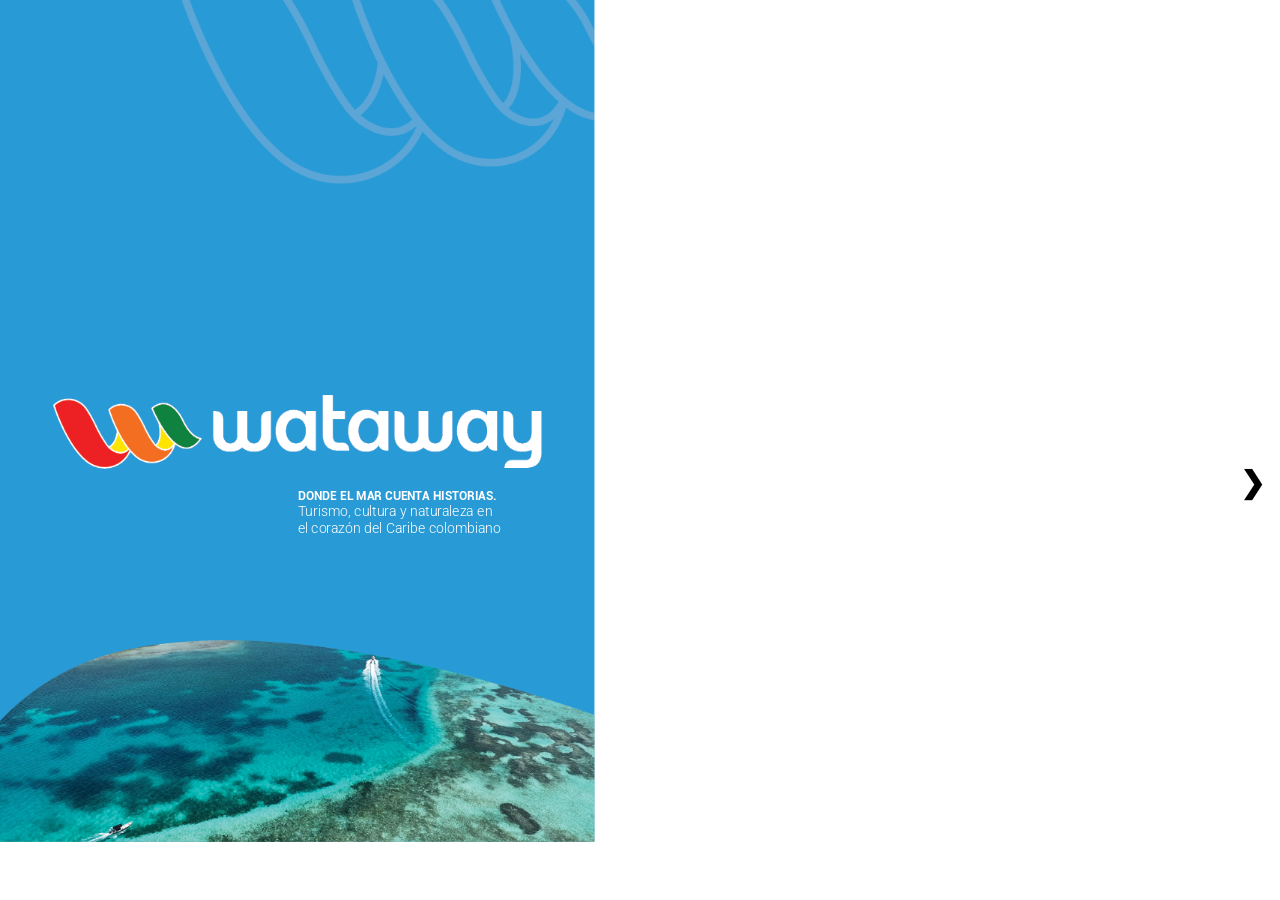
<file: index.html>
<!DOCTYPE html>
<html lang="es">
	<head>
		<meta charset="utf-8" />
		<meta name="viewport" content="width=device-width, initial-scale=1" />
		<title>Wataway — Donde el mar cuenta historias</title>
		<link href="publication-web-resources/css/main.css" rel="stylesheet" type="text/css" />
		<script src="publication-web-resources/script/main.js" type="text/javascript"></script>
	</head>
	<body onload="showHideArrows()">
		<iframe onload="showHideArrows()" id="contentIFrame" class="contentIframeClass" src="publication-web-resources/html/publication.html">		</iframe>
		<iframe id="dummyIFrame" class="dummyIFrameClass">		</iframe>
		<div class="prev" onclick="showPreviousPage()">		&#10094;		</div>
		<div class="next" onclick="showNextPage()">		&#10095;		</div>
	</body>
</html>
</file>
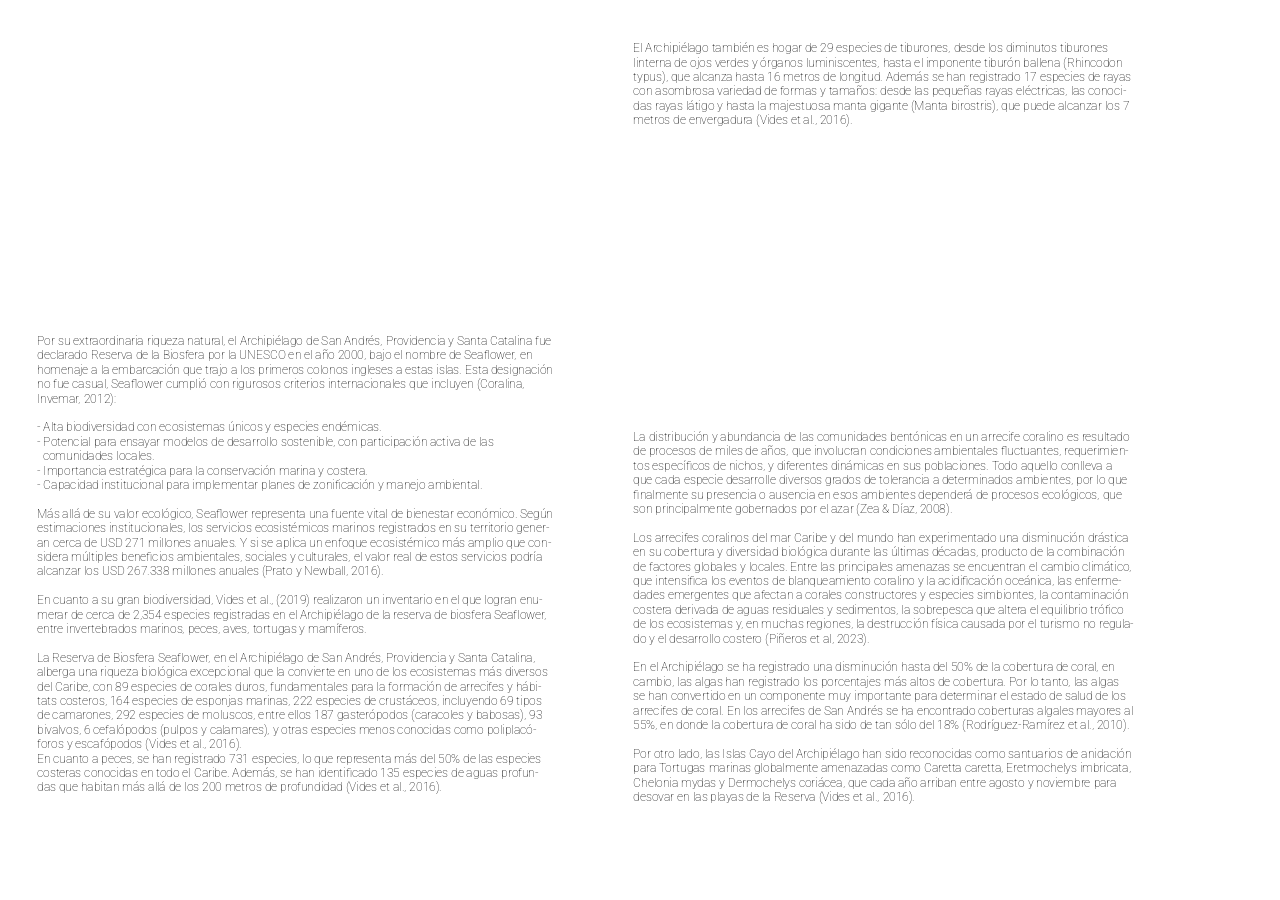
<file: publication-web-resources/html/publication-2.html>
<!DOCTYPE html>
<html xmlns="http://www.w3.org/1999/xhtml" lang="en-US">
	<head>
		<meta charset="utf-8" />
		<title>publication-2</title>
		<link href="../css/idGeneratedStyles.css" rel="stylesheet" type="text/css" />
		<script src="../script/idGeneratedScript.js" type="text/javascript"></script>
	</head>
	<body id="publication-2" style="width:1190px;height:842px;background-color:transparent;">
		<div style="position:absolute;overflow:hidden;left:0px;top:0px;-webkit-transform:translate(0.00px,0.00px);-ms-transform:translate(0.00px,0.00px);transform:translate(0.00px,0.00px);width:596.28px;height:841.89px;background-color:white">
			<div id="_idContainer011" class="Marco-de-texto-b-sico">
				<div style="width:0px;height:0px;position:absolute;top:0px;left:0px;-webkit-transform-origin: 0% 0%; -webkit-transform: translate(0px,4.67px) rotate(0deg) scale(0.05);transform-origin: 0% 0%; transform: translate(0px,4.67px) rotate(0deg) scale(0.05);">
					<p class="P-rrafo-b-sico ParaOverride-1"><span id="_idTextSpan512" class="CharOverride-8" style="position:absolute;top:-22.03px;left:0px;letter-spacing:-0.38px;">Por </span><span id="_idTextSpan513" class="CharOverride-8" style="position:absolute;top:-22.03px;left:412.38px;">su </span><span id="_idTextSpan514" class="CharOverride-8" style="position:absolute;top:-22.03px;left:720.59px;letter-spacing:-0.46px;">extraordinaria </span><span id="_idTextSpan515" class="CharOverride-8" style="position:absolute;top:-22.03px;left:2197.15px;">riqueza </span><span id="_idTextSpan516" class="CharOverride-8" style="position:absolute;top:-22.03px;left:3009.26px;letter-spacing:-0.52px;">natural, </span><span id="_idTextSpan517" class="CharOverride-8" style="position:absolute;top:-22.03px;left:3828.63px;">el </span><span id="_idTextSpan518" class="CharOverride-8" style="position:absolute;top:-22.03px;left:4056.45px;letter-spacing:-0.17px;">Archipiélago </span><span id="_idTextSpan519" class="CharOverride-8" style="position:absolute;top:-22.03px;left:5379.38px;">de </span><span id="_idTextSpan520" class="CharOverride-8" style="position:absolute;top:-22.03px;left:5689.1px;">San </span><span id="_idTextSpan521" class="CharOverride-8" style="position:absolute;top:-22.03px;left:6146.48px;letter-spacing:-0.28px;">Andrés, </span><span id="_idTextSpan522" class="CharOverride-8" style="position:absolute;top:-22.03px;left:6973.24px;letter-spacing:-0.34px;">Providencia </span><span id="_idTextSpan523" class="CharOverride-8" style="position:absolute;top:-22.03px;left:8228.67px;">y </span><span id="_idTextSpan524" class="CharOverride-8" style="position:absolute;top:-22.03px;left:8400.7px;">Santa </span><span id="_idTextSpan525" class="CharOverride-8" style="position:absolute;top:-22.03px;left:9060.7px;">Catalina </span><span id="_idTextSpan526" class="CharOverride-8" style="position:absolute;top:-22.03px;left:9959.88px;">fue </span><span id="_idTextSpan527" class="CharOverride-8" style="position:absolute;top:265.97px;left:0px;letter-spacing:-0.47px;">declarado </span><span id="_idTextSpan528" class="CharOverride-8" style="position:absolute;top:265.97px;left:1073.32px;letter-spacing:0.04px;">Reserva </span><span id="_idTextSpan529" class="CharOverride-8" style="position:absolute;top:265.97px;left:1970.98px;">de </span><span id="_idTextSpan530" class="CharOverride-8" style="position:absolute;top:265.97px;left:2280.7px;">la </span><span id="_idTextSpan531" class="CharOverride-8" style="position:absolute;top:265.97px;left:2514.26px;letter-spacing:-0.83px;">Biosfera </span><span id="_idTextSpan532" class="CharOverride-8" style="position:absolute;top:265.97px;left:3413.32px;">por </span><span id="_idTextSpan533" class="CharOverride-8" style="position:absolute;top:265.97px;left:3814.45px;">la </span><span id="_idTextSpan534" class="CharOverride-8" style="position:absolute;top:265.97px;left:4048.01px;">UNESCO </span><span id="_idTextSpan535" class="CharOverride-8" style="position:absolute;top:265.97px;left:5029.1px;">en </span><span id="_idTextSpan536" class="CharOverride-8" style="position:absolute;top:265.97px;left:5338.83px;">el </span><span id="_idTextSpan537" class="CharOverride-8" style="position:absolute;top:265.97px;left:5566.64px;">año </span><span id="_idTextSpan538" class="CharOverride-8" style="position:absolute;top:265.97px;left:6014.18px;">2000, </span><span id="_idTextSpan539" class="CharOverride-8" style="position:absolute;top:265.97px;left:6641.95px;">bajo </span><span id="_idTextSpan540" class="CharOverride-8" style="position:absolute;top:265.97px;left:7141.64px;">el </span><span id="_idTextSpan541" class="CharOverride-8" style="position:absolute;top:265.97px;left:7369.45px;letter-spacing:-0.32px;">nombre </span><span id="_idTextSpan542" class="CharOverride-8" style="position:absolute;top:265.97px;left:8235.82px;">de </span><span id="_idTextSpan543" class="CharOverride-8" style="position:absolute;top:265.97px;left:8545.55px;text-rendering:optimizeLegibility;letter-spacing:-1.31px;">Seaflower, </span><span id="_idTextSpan544" class="CharOverride-8" style="position:absolute;top:265.97px;left:9662.93px;">en </span><span id="_idTextSpan545" class="CharOverride-8" style="position:absolute;top:553.97px;left:0px;">homenaje </span><span id="_idTextSpan546" class="CharOverride-8" style="position:absolute;top:553.97px;left:1088.07px;">a </span><span id="_idTextSpan547" class="CharOverride-8" style="position:absolute;top:553.97px;left:1272.16px;">la </span><span id="_idTextSpan548" class="CharOverride-8" style="position:absolute;top:553.97px;left:1505.7px;letter-spacing:-0.19px;">embarcación </span><span id="_idTextSpan549" class="CharOverride-8" style="position:absolute;top:553.97px;left:2918.37px;">que </span><span id="_idTextSpan550" class="CharOverride-8" style="position:absolute;top:553.97px;left:3359.45px;letter-spacing:-0.78px;">trajo </span><span id="_idTextSpan551" class="CharOverride-8" style="position:absolute;top:553.97px;left:3879.28px;">a </span><span id="_idTextSpan552" class="CharOverride-8" style="position:absolute;top:553.97px;left:4063.37px;">los </span><span id="_idTextSpan553" class="CharOverride-8" style="position:absolute;top:553.97px;left:4421.71px;letter-spacing:-0.26px;">primeros </span><span id="_idTextSpan554" class="CharOverride-8" style="position:absolute;top:553.97px;left:5405.72px;">colonos </span><span id="_idTextSpan555" class="CharOverride-8" style="position:absolute;top:553.97px;left:6281.33px;">ingleses </span><span id="_idTextSpan556" class="CharOverride-8" style="position:absolute;top:553.97px;left:7181.31px;">a </span><span id="_idTextSpan557" class="CharOverride-8" style="position:absolute;top:553.97px;left:7365.4px;">estas </span><span id="_idTextSpan558" class="CharOverride-8" style="position:absolute;top:553.97px;left:7985.19px;">islas. </span><span id="_idTextSpan559" class="CharOverride-8" style="position:absolute;top:553.97px;left:8558.45px;">Esta </span><span id="_idTextSpan560" class="CharOverride-8" style="position:absolute;top:553.97px;left:9074.53px;">designación </span><span id="_idTextSpan561" class="CharOverride-8" style="position:absolute;top:841.97px;left:0px;">no </span><span id="_idTextSpan562" class="CharOverride-8" style="position:absolute;top:841.97px;left:320.86px;">fue </span><span id="_idTextSpan563" class="CharOverride-8" style="position:absolute;top:841.97px;left:706.17px;">casual, </span><span id="_idTextSpan564" class="CharOverride-8" style="position:absolute;top:841.97px;left:1483.83px;text-rendering:optimizeLegibility;">Seaflower </span><span id="_idTextSpan565" class="CharOverride-8" style="position:absolute;top:841.97px;left:2570.74px;">cumplió </span><span id="_idTextSpan566" class="CharOverride-8" style="position:absolute;top:841.97px;left:3458.79px;">con </span><span id="_idTextSpan567" class="CharOverride-8" style="position:absolute;top:841.97px;left:3901.41px;letter-spacing:-0.23px;">rigurosos </span><span id="_idTextSpan568" class="CharOverride-8" style="position:absolute;top:841.97px;left:4932.42px;">criterios </span><span id="_idTextSpan569" class="CharOverride-8" style="position:absolute;top:841.97px;left:5819.41px;">internacionales </span><span id="_idTextSpan570" class="CharOverride-8" style="position:absolute;top:841.97px;left:7443.98px;">que </span><span id="_idTextSpan571" class="CharOverride-8" style="position:absolute;top:841.97px;left:7885.08px;letter-spacing:-0.17px;">incluyen </span><span id="_idTextSpan572" class="CharOverride-8" style="position:absolute;top:841.97px;left:8791.29px;letter-spacing:-0.43px;">(Coralina, </span><span id="_idTextSpan573" class="CharOverride-8" style="position:absolute;top:1129.97px;left:0px;letter-spacing:-1.77px;">Invemar, </span><span id="_idTextSpan574" class="CharOverride-8" style="position:absolute;top:1129.97px;left:937.97px;">2012):</span></p>
					<p class="P-rrafo-b-sico ParaOverride-1"><span id="_idTextSpan575" class="CharOverride-8" style="position:absolute;top:1705.97px;left:0px;">- </span><span id="_idTextSpan576" class="CharOverride-8" style="position:absolute;top:1705.97px;left:128.55px;">Alta </span><span id="_idTextSpan577" class="CharOverride-8" style="position:absolute;top:1705.97px;left:581.37px;letter-spacing:-0.11px;">biodiversidad </span><span id="_idTextSpan578" class="CharOverride-8" style="position:absolute;top:1705.97px;left:2005.08px;">con </span><span id="_idTextSpan579" class="CharOverride-8" style="position:absolute;top:1705.97px;left:2447.7px;">ecosistemas </span><span id="_idTextSpan580" class="CharOverride-8" style="position:absolute;top:1705.97px;left:3826.29px;">únicos </span><span id="_idTextSpan581" class="CharOverride-8" style="position:absolute;top:1705.97px;left:4569.14px;">y </span><span id="_idTextSpan582" class="CharOverride-8" style="position:absolute;top:1705.97px;left:4741.17px;">especies </span><span id="_idTextSpan583" class="CharOverride-8" style="position:absolute;top:1705.97px;left:5702.81px;">endémicas.</span></p>
					<p class="P-rrafo-b-sico ParaOverride-1"><span id="_idTextSpan584" class="CharOverride-8" style="position:absolute;top:1993.97px;left:0px;">- </span><span id="_idTextSpan585" class="CharOverride-8" style="position:absolute;top:1993.97px;left:128.55px;letter-spacing:-0.15px;">Potencial </span><span id="_idTextSpan586" class="CharOverride-8" style="position:absolute;top:1993.97px;left:1136.25px;letter-spacing:-0.94px;">para </span><span id="_idTextSpan587" class="CharOverride-8" style="position:absolute;top:1993.97px;left:1653.98px;letter-spacing:-0.44px;">ensayar </span><span id="_idTextSpan588" class="CharOverride-8" style="position:absolute;top:1993.97px;left:2527.85px;">modelos </span><span id="_idTextSpan589" class="CharOverride-8" style="position:absolute;top:1993.97px;left:3485.74px;">de </span><span id="_idTextSpan590" class="CharOverride-8" style="position:absolute;top:1993.97px;left:3795.47px;letter-spacing:-0.21px;">desarrollo </span><span id="_idTextSpan591" class="CharOverride-8" style="position:absolute;top:1993.97px;left:4872.54px;">sostenible, </span><span id="_idTextSpan592" class="CharOverride-8" style="position:absolute;top:1993.97px;left:6025.2px;">con </span><span id="_idTextSpan593" class="CharOverride-8" style="position:absolute;top:1993.97px;left:6467.81px;letter-spacing:0.42px;">participación </span><span id="_idTextSpan594" class="CharOverride-8" style="position:absolute;top:1993.97px;left:7858.71px;letter-spacing:-0.25px;">activa </span><span id="_idTextSpan595" class="CharOverride-8" style="position:absolute;top:1993.97px;left:8529.49px;">de </span><span id="_idTextSpan596" class="CharOverride-8" style="position:absolute;top:1993.97px;left:8839.22px;">las </span></p>
					<p class="P-rrafo-b-sico ParaOverride-1"><span id="_idTextSpan597" class="CharOverride-8" style="position:absolute;top:2281.97px;left:0px;"> </span><span id="_idTextSpan598" class="CharOverride-8" style="position:absolute;top:2281.97px;left:114.84px;">comunidades </span><span id="_idTextSpan599" class="CharOverride-8" style="position:absolute;top:2281.97px;left:1583.2px;">locales.</span></p>
					<p class="P-rrafo-b-sico ParaOverride-1"><span id="_idTextSpan600" class="CharOverride-8" style="position:absolute;top:2569.97px;left:0px;">- </span><span id="_idTextSpan601" class="CharOverride-8" style="position:absolute;top:2569.97px;left:128.55px;letter-spacing:0.49px;">Importancia </span><span id="_idTextSpan602" class="CharOverride-8" style="position:absolute;top:2569.97px;left:1445.16px;letter-spacing:-0.39px;">estratégica </span><span id="_idTextSpan603" class="CharOverride-8" style="position:absolute;top:2569.97px;left:2647.5px;letter-spacing:-0.94px;">para </span><span id="_idTextSpan604" class="CharOverride-8" style="position:absolute;top:2569.97px;left:3165.23px;">la </span><span id="_idTextSpan605" class="CharOverride-8" style="position:absolute;top:2569.97px;left:3398.79px;letter-spacing:0.03px;">conservación </span><span id="_idTextSpan606" class="CharOverride-8" style="position:absolute;top:2569.97px;left:4838.32px;">marina </span><span id="_idTextSpan607" class="CharOverride-8" style="position:absolute;top:2569.97px;left:5625.35px;">y </span><span id="_idTextSpan608" class="CharOverride-8" style="position:absolute;top:2569.97px;left:5797.38px;letter-spacing:-0.59px;">costera.</span></p>
					<p class="P-rrafo-b-sico ParaOverride-1"><span id="_idTextSpan609" class="CharOverride-8" style="position:absolute;top:2857.97px;left:0px;">- </span><span id="_idTextSpan610" class="CharOverride-8" style="position:absolute;top:2857.97px;left:128.55px;">Capacidad </span><span id="_idTextSpan611" class="CharOverride-8" style="position:absolute;top:2857.97px;left:1286.84px;">institucional </span><span id="_idTextSpan612" class="CharOverride-8" style="position:absolute;top:2857.97px;left:2587.97px;letter-spacing:-0.94px;">para </span><span id="_idTextSpan613" class="CharOverride-8" style="position:absolute;top:2857.97px;left:3105.7px;">implementar </span><span id="_idTextSpan614" class="CharOverride-8" style="position:absolute;top:2857.97px;left:4479.84px;">planes </span><span id="_idTextSpan615" class="CharOverride-8" style="position:absolute;top:2857.97px;left:5216.48px;">de </span><span id="_idTextSpan616" class="CharOverride-8" style="position:absolute;top:2857.97px;left:5526.21px;text-rendering:optimizeLegibility;letter-spacing:-0.14px;">zonificación </span><span id="_idTextSpan617" class="CharOverride-8" style="position:absolute;top:2857.97px;left:6817.38px;">y </span><span id="_idTextSpan618" class="CharOverride-8" style="position:absolute;top:2857.97px;left:6989.41px;">manejo </span><span id="_idTextSpan619" class="CharOverride-8" style="position:absolute;top:2857.97px;left:7825.2px;">ambiental.</span></p>
					<p class="P-rrafo-b-sico ParaOverride-1"><span id="_idTextSpan620" class="CharOverride-8" style="position:absolute;top:3433.97px;left:0px;">Más </span><span id="_idTextSpan621" class="CharOverride-8" style="position:absolute;top:3433.97px;left:509.3px;">allá </span><span id="_idTextSpan622" class="CharOverride-8" style="position:absolute;top:3433.97px;left:918.98px;">de </span><span id="_idTextSpan623" class="CharOverride-8" style="position:absolute;top:3433.97px;left:1228.71px;">su </span><span id="_idTextSpan624" class="CharOverride-8" style="position:absolute;top:3433.97px;left:1536.91px;letter-spacing:-0.29px;">valor </span><span id="_idTextSpan625" class="CharOverride-8" style="position:absolute;top:3433.97px;left:2095.66px;">ecológico, </span><span id="_idTextSpan626" class="CharOverride-8" style="position:absolute;top:3433.97px;left:3189.14px;text-rendering:optimizeLegibility;">Seaflower </span><span id="_idTextSpan627" class="CharOverride-8" style="position:absolute;top:3433.97px;left:4276.05px;letter-spacing:-0.4px;">representa </span><span id="_idTextSpan628" class="CharOverride-8" style="position:absolute;top:3433.97px;left:5437.15px;">una </span><span id="_idTextSpan629" class="CharOverride-8" style="position:absolute;top:3433.97px;left:5883.98px;">fuente </span><span id="_idTextSpan630" class="CharOverride-8" style="position:absolute;top:3433.97px;left:6597.54px;">vital </span><span id="_idTextSpan631" class="CharOverride-8" style="position:absolute;top:3433.97px;left:7071.09px;">de </span><span id="_idTextSpan632" class="CharOverride-8" style="position:absolute;top:3433.97px;left:7380.82px;">bienestar </span><span id="_idTextSpan633" class="CharOverride-8" style="position:absolute;top:3433.97px;left:8394.61px;">económico. </span><span id="_idTextSpan634" class="CharOverride-8" style="position:absolute;top:3433.97px;left:9660.12px;">Según </span><span id="_idTextSpan635" class="CharOverride-8" style="position:absolute;top:3721.97px;left:0px;">estimaciones </span><span id="_idTextSpan636" class="CharOverride-8" style="position:absolute;top:3721.97px;left:1440px;">institucionales, </span><span id="_idTextSpan637" class="CharOverride-8" style="position:absolute;top:3721.97px;left:3026.37px;">los </span><span id="_idTextSpan638" class="CharOverride-8" style="position:absolute;top:3721.97px;left:3384.73px;letter-spacing:0.21px;">servicios </span><span id="_idTextSpan639" class="CharOverride-8" style="position:absolute;top:3721.97px;left:4351.64px;">ecosistémicos </span><span id="_idTextSpan640" class="CharOverride-8" style="position:absolute;top:3721.97px;left:5906.84px;">marinos </span><span id="_idTextSpan641" class="CharOverride-8" style="position:absolute;top:3721.97px;left:6818.67px;letter-spacing:-0.58px;">registrados </span><span id="_idTextSpan642" class="CharOverride-8" style="position:absolute;top:3721.97px;left:8036.6px;">en </span><span id="_idTextSpan643" class="CharOverride-8" style="position:absolute;top:3721.97px;left:8346.33px;">su </span><span id="_idTextSpan644" class="CharOverride-8" style="position:absolute;top:3721.97px;left:8654.53px;letter-spacing:-0.21px;">territorio </span><span id="_idTextSpan645" class="CharOverride-8" style="position:absolute;top:3721.97px;left:9586.29px;">gener-</span><span id="_idTextSpan646" class="CharOverride-8" style="position:absolute;top:4009.97px;left:0px;">an </span><span id="_idTextSpan647" class="CharOverride-8" style="position:absolute;top:4009.97px;left:315.47px;letter-spacing:-0.37px;">cerca </span><span id="_idTextSpan648" class="CharOverride-8" style="position:absolute;top:4009.97px;left:942.07px;">de </span><span id="_idTextSpan649" class="CharOverride-8" style="position:absolute;top:4009.97px;left:1251.8px;">USD </span><span id="_idTextSpan650" class="CharOverride-8" style="position:absolute;top:4009.97px;left:1768.13px;">271 </span><span id="_idTextSpan651" class="CharOverride-8" style="position:absolute;top:4009.97px;left:2219.65px;">millones </span><span id="_idTextSpan652" class="CharOverride-8" style="position:absolute;top:4009.97px;left:3144.38px;">anuales. </span><span id="_idTextSpan653" class="CharOverride-8" style="position:absolute;top:4009.97px;left:4059.14px;">Y </span><span id="_idTextSpan654" class="CharOverride-8" style="position:absolute;top:4009.97px;left:4259.88px;">si </span><span id="_idTextSpan655" class="CharOverride-8" style="position:absolute;top:4009.97px;left:4486.17px;">se </span><span id="_idTextSpan656" class="CharOverride-8" style="position:absolute;top:4009.97px;left:4783.95px;">aplica </span><span id="_idTextSpan657" class="CharOverride-8" style="position:absolute;top:4009.97px;left:5446.76px;">un </span><span id="_idTextSpan658" class="CharOverride-8" style="position:absolute;top:4009.97px;left:5766.91px;">enfoque </span><span id="_idTextSpan659" class="CharOverride-8" style="position:absolute;top:4009.97px;left:6667.97px;">ecosistémico </span><span id="_idTextSpan660" class="CharOverride-8" style="position:absolute;top:4009.97px;left:8103.75px;">más </span><span id="_idTextSpan661" class="CharOverride-8" style="position:absolute;top:4009.97px;left:8622.42px;">amplio </span><span id="_idTextSpan662" class="CharOverride-8" style="position:absolute;top:4009.97px;left:9384.02px;">que </span><span id="_idTextSpan663" class="CharOverride-8" style="position:absolute;top:4009.97px;left:9825.12px;">con-</span><span id="_idTextSpan664" class="CharOverride-8" style="position:absolute;top:4297.97px;left:0px;letter-spacing:-0.67px;">sidera </span><span id="_idTextSpan665" class="CharOverride-8" style="position:absolute;top:4297.97px;left:680.86px;">múltiples </span><span id="_idTextSpan666" class="CharOverride-8" style="position:absolute;top:4297.97px;left:1680.82px;text-rendering:optimizeLegibility;">beneficios </span><span id="_idTextSpan667" class="CharOverride-8" style="position:absolute;top:4297.97px;left:2790.59px;">ambientales, </span><span id="_idTextSpan668" class="CharOverride-8" style="position:absolute;top:4297.97px;left:4160.27px;">sociales </span><span id="_idTextSpan669" class="CharOverride-8" style="position:absolute;top:4297.97px;left:5056.88px;">y </span><span id="_idTextSpan670" class="CharOverride-8" style="position:absolute;top:4297.97px;left:5228.91px;letter-spacing:-0.39px;">culturales, </span><span id="_idTextSpan671" class="CharOverride-8" style="position:absolute;top:4297.97px;left:6333.16px;">el </span><span id="_idTextSpan672" class="CharOverride-8" style="position:absolute;top:4297.97px;left:6560.98px;letter-spacing:-0.29px;">valor </span><span id="_idTextSpan673" class="CharOverride-8" style="position:absolute;top:4297.97px;left:7119.73px;letter-spacing:-0.45px;">real </span><span id="_idTextSpan674" class="CharOverride-8" style="position:absolute;top:4297.97px;left:7552.27px;">de </span><span id="_idTextSpan675" class="CharOverride-8" style="position:absolute;top:4297.97px;left:7861.99px;letter-spacing:-0.39px;">estos </span><span id="_idTextSpan676" class="CharOverride-8" style="position:absolute;top:4297.97px;left:8484.84px;letter-spacing:0.21px;">servicios </span><span id="_idTextSpan677" class="CharOverride-8" style="position:absolute;top:4297.97px;left:9451.76px;">podría </span><span id="_idTextSpan678" class="CharOverride-8" style="position:absolute;top:4585.97px;left:0px;">alcanzar </span><span id="_idTextSpan679" class="CharOverride-8" style="position:absolute;top:4585.97px;left:934.92px;">los </span><span id="_idTextSpan680" class="CharOverride-8" style="position:absolute;top:4585.97px;left:1293.28px;">USD </span><span id="_idTextSpan681" class="CharOverride-8" style="position:absolute;top:4585.97px;left:1809.61px;">267.338 </span><span id="_idTextSpan682" class="CharOverride-8" style="position:absolute;top:4585.97px;left:2706.68px;">millones </span><span id="_idTextSpan683" class="CharOverride-8" style="position:absolute;top:4585.97px;left:3631.41px;">anuales </span><span id="_idTextSpan684" class="CharOverride-8" style="position:absolute;top:4585.97px;left:4494.73px;letter-spacing:-1px;">(Prato </span><span id="_idTextSpan685" class="CharOverride-8" style="position:absolute;top:4585.97px;left:5175.35px;">y </span><span id="_idTextSpan686" class="CharOverride-8" style="position:absolute;top:4585.97px;left:5347.38px;">Newball, </span><span id="_idTextSpan687" class="CharOverride-8" style="position:absolute;top:4585.97px;left:6279.02px;">2016).</span></p>
					<p class="P-rrafo-b-sico ParaOverride-1"><span id="_idTextSpan688" class="CharOverride-8" style="position:absolute;top:5161.97px;left:0px;">En </span><span id="_idTextSpan689" class="CharOverride-8" style="position:absolute;top:5161.97px;left:325.43px;letter-spacing:-0.33px;">cuanto </span><span id="_idTextSpan690" class="CharOverride-8" style="position:absolute;top:5161.97px;left:1099.69px;">a </span><span id="_idTextSpan691" class="CharOverride-8" style="position:absolute;top:5161.97px;left:1283.79px;">su </span><span id="_idTextSpan692" class="CharOverride-8" style="position:absolute;top:5161.97px;left:1591.99px;letter-spacing:-0.94px;">gran </span><span id="_idTextSpan693" class="CharOverride-8" style="position:absolute;top:5161.97px;left:2114.65px;letter-spacing:-0.1px;">biodiversidad, </span><span id="_idTextSpan694" class="CharOverride-8" style="position:absolute;top:5161.97px;left:3583.24px;">Vides </span><span id="_idTextSpan695" class="CharOverride-8" style="position:absolute;top:5161.97px;left:4205.16px;">et </span><span id="_idTextSpan696" class="CharOverride-8" style="position:absolute;top:5161.97px;left:4459.45px;">al., </span><span id="_idTextSpan697" class="CharOverride-8" style="position:absolute;top:5161.97px;left:4789.34px;">(2019) </span><span id="_idTextSpan698" class="CharOverride-8" style="position:absolute;top:5161.97px;left:5516.37px;letter-spacing:-0.42px;">realizaron </span><span id="_idTextSpan699" class="CharOverride-8" style="position:absolute;top:5161.97px;left:6581.02px;">un </span><span id="_idTextSpan700" class="CharOverride-8" style="position:absolute;top:5161.97px;left:6901.17px;letter-spacing:-0.14px;">inventario </span><span id="_idTextSpan701" class="CharOverride-8" style="position:absolute;top:5161.97px;left:7969.22px;">en </span><span id="_idTextSpan702" class="CharOverride-8" style="position:absolute;top:5161.97px;left:8278.95px;">el </span><span id="_idTextSpan703" class="CharOverride-8" style="position:absolute;top:5161.97px;left:8506.76px;">que </span><span id="_idTextSpan704" class="CharOverride-8" style="position:absolute;top:5161.97px;left:8947.85px;letter-spacing:-0.67px;">logran </span><span id="_idTextSpan705" class="CharOverride-8" style="position:absolute;top:5161.97px;left:9652.03px;">enu-</span><span id="_idTextSpan706" class="CharOverride-8" style="position:absolute;top:5449.97px;left:0px;letter-spacing:-0.78px;">merar </span><span id="_idTextSpan707" class="CharOverride-8" style="position:absolute;top:5449.97px;left:676.05px;">de </span><span id="_idTextSpan708" class="CharOverride-8" style="position:absolute;top:5449.97px;left:985.78px;letter-spacing:-0.37px;">cerca </span><span id="_idTextSpan709" class="CharOverride-8" style="position:absolute;top:5449.97px;left:1612.38px;">de </span><span id="_idTextSpan710" class="CharOverride-8" style="position:absolute;top:5449.97px;left:1922.11px;">2,354 </span><span id="_idTextSpan711" class="CharOverride-8" style="position:absolute;top:5449.97px;left:2549.88px;">especies </span><span id="_idTextSpan712" class="CharOverride-8" style="position:absolute;top:5449.97px;left:3511.52px;letter-spacing:-0.58px;">registradas </span><span id="_idTextSpan713" class="CharOverride-8" style="position:absolute;top:5449.97px;left:4724.06px;">en </span><span id="_idTextSpan714" class="CharOverride-8" style="position:absolute;top:5449.97px;left:5033.79px;">el </span><span id="_idTextSpan715" class="CharOverride-8" style="position:absolute;top:5449.97px;left:5261.6px;letter-spacing:-0.17px;">Archipiélago </span><span id="_idTextSpan716" class="CharOverride-8" style="position:absolute;top:5449.97px;left:6584.53px;">de </span><span id="_idTextSpan717" class="CharOverride-8" style="position:absolute;top:5449.97px;left:6894.26px;">la </span><span id="_idTextSpan718" class="CharOverride-8" style="position:absolute;top:5449.97px;left:7127.81px;letter-spacing:-0.23px;">reserva </span><span id="_idTextSpan719" class="CharOverride-8" style="position:absolute;top:5449.97px;left:7946.48px;">de </span><span id="_idTextSpan720" class="CharOverride-8" style="position:absolute;top:5449.97px;left:8256.21px;letter-spacing:-0.83px;">biosfera </span><span id="_idTextSpan721" class="CharOverride-8" style="position:absolute;top:5449.97px;left:9141.91px;text-rendering:optimizeLegibility;letter-spacing:-1.31px;">Seaflower, </span><span id="_idTextSpan722" class="CharOverride-8" style="position:absolute;top:5737.97px;left:0px;letter-spacing:-0.37px;">entre </span><span id="_idTextSpan723" class="CharOverride-8" style="position:absolute;top:5737.97px;left:584.65px;letter-spacing:-0.03px;">invertebrados </span><span id="_idTextSpan724" class="CharOverride-8" style="position:absolute;top:5737.97px;left:2056.41px;">marinos, </span><span id="_idTextSpan725" class="CharOverride-8" style="position:absolute;top:5737.97px;left:3013.13px;">peces, </span><span id="_idTextSpan726" class="CharOverride-8" style="position:absolute;top:5737.97px;left:3729.84px;letter-spacing:-0.55px;">aves, </span><span id="_idTextSpan727" class="CharOverride-8" style="position:absolute;top:5737.97px;left:4310.51px;letter-spacing:0.39px;">tortugas </span><span id="_idTextSpan728" class="CharOverride-8" style="position:absolute;top:5737.97px;left:5244.73px;">y </span><span id="_idTextSpan729" class="CharOverride-8" style="position:absolute;top:5737.97px;left:5416.76px;letter-spacing:-0.52px;">mamíferos.</span></p>
					<p class="P-rrafo-b-sico ParaOverride-1"><span id="_idTextSpan730" class="CharOverride-8" style="position:absolute;top:6313.97px;left:0px;">La </span><span id="_idTextSpan731" class="CharOverride-8" style="position:absolute;top:6313.97px;left:307.97px;letter-spacing:0.04px;">Reserva </span><span id="_idTextSpan732" class="CharOverride-8" style="position:absolute;top:6313.97px;left:1205.63px;">de </span><span id="_idTextSpan733" class="CharOverride-8" style="position:absolute;top:6313.97px;left:1515.35px;letter-spacing:-0.83px;">Biosfera </span><span id="_idTextSpan734" class="CharOverride-8" style="position:absolute;top:6313.97px;left:2414.41px;text-rendering:optimizeLegibility;letter-spacing:-1.31px;">Seaflower, </span><span id="_idTextSpan735" class="CharOverride-8" style="position:absolute;top:6313.97px;left:3531.8px;">en </span><span id="_idTextSpan736" class="CharOverride-8" style="position:absolute;top:6313.97px;left:3841.52px;">el </span><span id="_idTextSpan737" class="CharOverride-8" style="position:absolute;top:6313.97px;left:4069.34px;letter-spacing:-0.17px;">Archipiélago </span><span id="_idTextSpan738" class="CharOverride-8" style="position:absolute;top:6313.97px;left:5392.27px;">de </span><span id="_idTextSpan739" class="CharOverride-8" style="position:absolute;top:6313.97px;left:5701.99px;">San </span><span id="_idTextSpan740" class="CharOverride-8" style="position:absolute;top:6313.97px;left:6159.38px;letter-spacing:-0.28px;">Andrés, </span><span id="_idTextSpan741" class="CharOverride-8" style="position:absolute;top:6313.97px;left:6986.13px;letter-spacing:-0.34px;">Providencia </span><span id="_idTextSpan742" class="CharOverride-8" style="position:absolute;top:6313.97px;left:8241.56px;">y </span><span id="_idTextSpan743" class="CharOverride-8" style="position:absolute;top:6313.97px;left:8413.59px;">Santa </span><span id="_idTextSpan744" class="CharOverride-8" style="position:absolute;top:6313.97px;left:9073.59px;">Catalina, </span><span id="_idTextSpan745" class="CharOverride-8" style="position:absolute;top:6601.97px;left:0px;letter-spacing:-0.28px;">alberga </span><span id="_idTextSpan746" class="CharOverride-8" style="position:absolute;top:6601.97px;left:822.19px;">una </span><span id="_idTextSpan747" class="CharOverride-8" style="position:absolute;top:6601.97px;left:1269.02px;">riqueza </span><span id="_idTextSpan748" class="CharOverride-8" style="position:absolute;top:6601.97px;left:2081.13px;">biológica </span><span id="_idTextSpan749" class="CharOverride-8" style="position:absolute;top:6601.97px;left:3062.46px;letter-spacing:-0.2px;">excepcional </span><span id="_idTextSpan750" class="CharOverride-8" style="position:absolute;top:6601.97px;left:4337.93px;">que </span><span id="_idTextSpan751" class="CharOverride-8" style="position:absolute;top:6601.97px;left:4779.02px;">la </span><span id="_idTextSpan752" class="CharOverride-8" style="position:absolute;top:6601.97px;left:5012.58px;letter-spacing:0.59px;">convierte </span><span id="_idTextSpan753" class="CharOverride-8" style="position:absolute;top:6601.97px;left:6023.2px;">en </span><span id="_idTextSpan754" class="CharOverride-8" style="position:absolute;top:6601.97px;left:6332.93px;">uno </span><span id="_idTextSpan755" class="CharOverride-8" style="position:absolute;top:6601.97px;left:6785.16px;">de </span><span id="_idTextSpan756" class="CharOverride-8" style="position:absolute;top:6601.97px;left:7094.88px;">los </span><span id="_idTextSpan757" class="CharOverride-8" style="position:absolute;top:6601.97px;left:7453.24px;">ecosistemas </span><span id="_idTextSpan758" class="CharOverride-8" style="position:absolute;top:6601.97px;left:8831.84px;">más </span><span id="_idTextSpan759" class="CharOverride-8" style="position:absolute;top:6601.97px;left:9350.51px;letter-spacing:-0.17px;">diversos </span><span id="_idTextSpan760" class="CharOverride-8" style="position:absolute;top:6889.97px;left:0px;">del </span><span id="_idTextSpan761" class="CharOverride-8" style="position:absolute;top:6889.97px;left:359.18px;">Caribe, </span><span id="_idTextSpan762" class="CharOverride-8" style="position:absolute;top:6889.97px;left:1125.7px;">con </span><span id="_idTextSpan763" class="CharOverride-8" style="position:absolute;top:6889.97px;left:1568.32px;">89 </span><span id="_idTextSpan764" class="CharOverride-8" style="position:absolute;top:6889.97px;left:1888.48px;">especies </span><span id="_idTextSpan765" class="CharOverride-8" style="position:absolute;top:6889.97px;left:2850.12px;">de </span><span id="_idTextSpan766" class="CharOverride-8" style="position:absolute;top:6889.97px;left:3159.84px;letter-spacing:-0.59px;">corales </span><span id="_idTextSpan767" class="CharOverride-8" style="position:absolute;top:6889.97px;left:3963.16px;letter-spacing:-0.33px;">duros, </span><span id="_idTextSpan768" class="CharOverride-8" style="position:absolute;top:6889.97px;left:4657.62px;">fundamentales </span><span id="_idTextSpan769" class="CharOverride-8" style="position:absolute;top:6889.97px;left:6271.29px;letter-spacing:-0.94px;">para </span><span id="_idTextSpan770" class="CharOverride-8" style="position:absolute;top:6889.97px;left:6789.02px;">la </span><span id="_idTextSpan771" class="CharOverride-8" style="position:absolute;top:6889.97px;left:7022.58px;">formación </span><span id="_idTextSpan772" class="CharOverride-8" style="position:absolute;top:6889.97px;left:8144.41px;">de </span><span id="_idTextSpan773" class="CharOverride-8" style="position:absolute;top:6889.97px;left:8454.14px;letter-spacing:-0.5px;">arrecifes </span><span id="_idTextSpan774" class="CharOverride-8" style="position:absolute;top:6889.97px;left:9401.84px;">y </span><span id="_idTextSpan775" class="CharOverride-8" style="position:absolute;top:6889.97px;left:9573.87px;">hábi-</span><span id="_idTextSpan776" class="CharOverride-8" style="position:absolute;top:7177.97px;left:0px;">tats </span><span id="_idTextSpan777" class="CharOverride-8" style="position:absolute;top:7177.97px;left:455.39px;letter-spacing:-0.23px;">costeros, </span><span id="_idTextSpan778" class="CharOverride-8" style="position:absolute;top:7177.97px;left:1457.23px;">164 </span><span id="_idTextSpan779" class="CharOverride-8" style="position:absolute;top:7177.97px;left:1908.75px;">especies </span><span id="_idTextSpan780" class="CharOverride-8" style="position:absolute;top:7177.97px;left:2870.39px;">de </span><span id="_idTextSpan781" class="CharOverride-8" style="position:absolute;top:7177.97px;left:3180.12px;">esponjas </span><span id="_idTextSpan782" class="CharOverride-8" style="position:absolute;top:7177.97px;left:4170.94px;">marinas, </span><span id="_idTextSpan783" class="CharOverride-8" style="position:absolute;top:7177.97px;left:5122.27px;">222 </span><span id="_idTextSpan784" class="CharOverride-8" style="position:absolute;top:7177.97px;left:5573.79px;">especies </span><span id="_idTextSpan785" class="CharOverride-8" style="position:absolute;top:7177.97px;left:6535.43px;">de </span><span id="_idTextSpan786" class="CharOverride-8" style="position:absolute;top:7177.97px;left:6845.16px;">crustáceos, </span><span id="_idTextSpan787" class="CharOverride-8" style="position:absolute;top:7177.97px;left:8097.07px;letter-spacing:-0.14px;">incluyendo </span><span id="_idTextSpan788" class="CharOverride-8" style="position:absolute;top:7177.97px;left:9266.72px;">69 </span><span id="_idTextSpan789" class="CharOverride-8" style="position:absolute;top:7177.97px;left:9586.88px;">tipos </span><span id="_idTextSpan790" class="CharOverride-8" style="position:absolute;top:7465.97px;left:0px;">de </span><span id="_idTextSpan791" class="CharOverride-8" style="position:absolute;top:7465.97px;left:309.73px;letter-spacing:-0.21px;">camarones, </span><span id="_idTextSpan792" class="CharOverride-8" style="position:absolute;top:7465.97px;left:1584.02px;">292 </span><span id="_idTextSpan793" class="CharOverride-8" style="position:absolute;top:7465.97px;left:2035.55px;">especies </span><span id="_idTextSpan794" class="CharOverride-8" style="position:absolute;top:7465.97px;left:2997.19px;">de </span><span id="_idTextSpan795" class="CharOverride-8" style="position:absolute;top:7465.97px;left:3306.91px;">moluscos, </span><span id="_idTextSpan796" class="CharOverride-8" style="position:absolute;top:7465.97px;left:4429.92px;letter-spacing:-0.37px;">entre </span><span id="_idTextSpan797" class="CharOverride-8" style="position:absolute;top:7465.97px;left:5014.57px;">ellos </span><span id="_idTextSpan798" class="CharOverride-8" style="position:absolute;top:7465.97px;left:5543.32px;">187 </span><span id="_idTextSpan799" class="CharOverride-8" style="position:absolute;top:7465.97px;left:5994.84px;letter-spacing:-0.18px;">gasterópodos </span><span id="_idTextSpan800" class="CharOverride-8" style="position:absolute;top:7465.97px;left:7483.13px;letter-spacing:-0.43px;">(caracoles </span><span id="_idTextSpan801" class="CharOverride-8" style="position:absolute;top:7465.97px;left:8606.02px;">y </span><span id="_idTextSpan802" class="CharOverride-8" style="position:absolute;top:7465.97px;left:8778.05px;">babosas), </span><span id="_idTextSpan803" class="CharOverride-8" style="position:absolute;top:7465.97px;left:9840.35px;">93 </span><span id="_idTextSpan804" class="CharOverride-8" style="position:absolute;top:7753.97px;left:0px;letter-spacing:-0.35px;">bivalvos, </span><span id="_idTextSpan805" class="CharOverride-8" style="position:absolute;top:7753.97px;left:936.45px;">6 </span><span id="_idTextSpan806" class="CharOverride-8" style="position:absolute;top:7753.97px;left:1125.23px;">cefalópodos </span><span id="_idTextSpan807" class="CharOverride-8" style="position:absolute;top:7753.97px;left:2455.43px;">(pulpos </span><span id="_idTextSpan808" class="CharOverride-8" style="position:absolute;top:7753.97px;left:3279.02px;">y </span><span id="_idTextSpan809" class="CharOverride-8" style="position:absolute;top:7753.97px;left:3451.05px;letter-spacing:-0.19px;">calamares), </span><span id="_idTextSpan810" class="CharOverride-8" style="position:absolute;top:7753.97px;left:4711.17px;">y </span><span id="_idTextSpan811" class="CharOverride-8" style="position:absolute;top:7753.97px;left:4883.2px;letter-spacing:-0.78px;">otras </span><span id="_idTextSpan812" class="CharOverride-8" style="position:absolute;top:7753.97px;left:5470.31px;">especies </span><span id="_idTextSpan813" class="CharOverride-8" style="position:absolute;top:7753.97px;left:6431.95px;">menos </span><span id="_idTextSpan814" class="CharOverride-8" style="position:absolute;top:7753.97px;left:7208.32px;">conocidas </span><span id="_idTextSpan815" class="CharOverride-8" style="position:absolute;top:7753.97px;left:8331.68px;">como </span><span id="_idTextSpan816" class="CharOverride-8" style="position:absolute;top:7753.97px;left:8990.16px;">poliplacó-</span><span id="_idTextSpan817" class="CharOverride-8" style="position:absolute;top:8041.97px;left:0px;letter-spacing:-0.39px;">foros </span><span id="_idTextSpan818" class="CharOverride-8" style="position:absolute;top:8041.97px;left:594.49px;">y </span><span id="_idTextSpan819" class="CharOverride-8" style="position:absolute;top:8041.97px;left:766.52px;">escafópodos </span><span id="_idTextSpan820" class="CharOverride-8" style="position:absolute;top:8041.97px;left:2166.68px;letter-spacing:0.33px;">(Vides </span><span id="_idTextSpan821" class="CharOverride-8" style="position:absolute;top:8041.97px;left:2862.07px;">et </span><span id="_idTextSpan822" class="CharOverride-8" style="position:absolute;top:8041.97px;left:3116.37px;">al., </span><span id="_idTextSpan823" class="CharOverride-8" style="position:absolute;top:8041.97px;left:3446.25px;">2016). </span></p>
					<p class="P-rrafo-b-sico ParaOverride-1"><span id="_idTextSpan824" class="CharOverride-8" style="position:absolute;top:8329.97px;left:0px;">En </span><span id="_idTextSpan825" class="CharOverride-8" style="position:absolute;top:8329.97px;left:325.43px;letter-spacing:-0.33px;">cuanto </span><span id="_idTextSpan826" class="CharOverride-8" style="position:absolute;top:8329.97px;left:1099.69px;">a </span><span id="_idTextSpan827" class="CharOverride-8" style="position:absolute;top:8329.97px;left:1283.79px;">peces, </span><span id="_idTextSpan828" class="CharOverride-8" style="position:absolute;top:8329.97px;left:2000.51px;">se </span><span id="_idTextSpan829" class="CharOverride-8" style="position:absolute;top:8329.97px;left:2298.28px;">han </span><span id="_idTextSpan830" class="CharOverride-8" style="position:absolute;top:8329.97px;left:2745.12px;letter-spacing:-0.63px;">registrado </span><span id="_idTextSpan831" class="CharOverride-8" style="position:absolute;top:8329.97px;left:3843.63px;">731 </span><span id="_idTextSpan832" class="CharOverride-8" style="position:absolute;top:8329.97px;left:4295.16px;">especies, </span><span id="_idTextSpan833" class="CharOverride-8" style="position:absolute;top:8329.97px;left:5301.68px;">lo </span><span id="_idTextSpan834" class="CharOverride-8" style="position:absolute;top:8329.97px;left:5540.63px;">que </span><span id="_idTextSpan835" class="CharOverride-8" style="position:absolute;top:8329.97px;left:5981.72px;letter-spacing:-0.4px;">representa </span><span id="_idTextSpan836" class="CharOverride-8" style="position:absolute;top:8329.97px;left:7142.81px;">más </span><span id="_idTextSpan837" class="CharOverride-8" style="position:absolute;top:8329.97px;left:7661.48px;">del </span><span id="_idTextSpan838" class="CharOverride-8" style="position:absolute;top:8329.97px;left:8020.66px;">50% </span><span id="_idTextSpan839" class="CharOverride-8" style="position:absolute;top:8329.97px;left:8519.77px;">de </span><span id="_idTextSpan840" class="CharOverride-8" style="position:absolute;top:8329.97px;left:8829.49px;">las </span><span id="_idTextSpan841" class="CharOverride-8" style="position:absolute;top:8329.97px;left:9182.46px;">especies </span><span id="_idTextSpan842" class="CharOverride-8" style="position:absolute;top:8617.97px;left:0px;letter-spacing:-0.52px;">costeras </span><span id="_idTextSpan843" class="CharOverride-8" style="position:absolute;top:8617.97px;left:949.22px;">conocidas </span><span id="_idTextSpan844" class="CharOverride-8" style="position:absolute;top:8617.97px;left:2072.58px;">en </span><span id="_idTextSpan845" class="CharOverride-8" style="position:absolute;top:8617.97px;left:2382.3px;letter-spacing:-0.47px;">todo </span><span id="_idTextSpan846" class="CharOverride-8" style="position:absolute;top:8617.97px;left:2908.83px;">el </span><span id="_idTextSpan847" class="CharOverride-8" style="position:absolute;top:8617.97px;left:3136.64px;">Caribe. </span><span id="_idTextSpan848" class="CharOverride-8" style="position:absolute;top:8617.97px;left:3909.73px;">Además, </span><span id="_idTextSpan849" class="CharOverride-8" style="position:absolute;top:8617.97px;left:4868.91px;">se </span><span id="_idTextSpan850" class="CharOverride-8" style="position:absolute;top:8617.97px;left:5166.68px;">han </span><span id="_idTextSpan851" class="CharOverride-8" style="position:absolute;top:8617.97px;left:5613.52px;text-rendering:optimizeLegibility;">identificado </span><span id="_idTextSpan852" class="CharOverride-8" style="position:absolute;top:8617.97px;left:6866.37px;">135 </span><span id="_idTextSpan853" class="CharOverride-8" style="position:absolute;top:8617.97px;left:7317.89px;">especies </span><span id="_idTextSpan854" class="CharOverride-8" style="position:absolute;top:8617.97px;left:8279.53px;">de </span><span id="_idTextSpan855" class="CharOverride-8" style="position:absolute;top:8617.97px;left:8589.26px;">aguas </span><span id="_idTextSpan856" class="CharOverride-8" style="position:absolute;top:8617.97px;left:9282.42px;letter-spacing:-0.33px;">profun-</span><span id="_idTextSpan857" class="CharOverride-8" style="position:absolute;top:8905.97px;left:0px;">das </span><span id="_idTextSpan858" class="CharOverride-8" style="position:absolute;top:8905.97px;left:434.88px;">que </span><span id="_idTextSpan859" class="CharOverride-8" style="position:absolute;top:8905.97px;left:875.98px;">habitan </span><span id="_idTextSpan860" class="CharOverride-8" style="position:absolute;top:8905.97px;left:1706.25px;">más </span><span id="_idTextSpan861" class="CharOverride-8" style="position:absolute;top:8905.97px;left:2224.92px;">allá </span><span id="_idTextSpan862" class="CharOverride-8" style="position:absolute;top:8905.97px;left:2634.61px;">de </span><span id="_idTextSpan863" class="CharOverride-8" style="position:absolute;top:8905.97px;left:2944.34px;">los </span><span id="_idTextSpan864" class="CharOverride-8" style="position:absolute;top:8905.97px;left:3302.7px;">200 </span><span id="_idTextSpan865" class="CharOverride-8" style="position:absolute;top:8905.97px;left:3754.22px;letter-spacing:-0.33px;">metros </span><span id="_idTextSpan866" class="CharOverride-8" style="position:absolute;top:8905.97px;left:4553.09px;">de </span><span id="_idTextSpan867" class="CharOverride-8" style="position:absolute;top:8905.97px;left:4862.81px;letter-spacing:-0.2px;">profundidad </span><span id="_idTextSpan868" class="CharOverride-8" style="position:absolute;top:8905.97px;left:6170.16px;letter-spacing:0.33px;">(Vides </span><span id="_idTextSpan869" class="CharOverride-8" style="position:absolute;top:8905.97px;left:6865.55px;">et </span><span id="_idTextSpan870" class="CharOverride-8" style="position:absolute;top:8905.97px;left:7119.84px;">al., </span><span id="_idTextSpan871" class="CharOverride-8" style="position:absolute;top:8905.97px;left:7449.73px;">2016).</span></p>
				</div>
			</div>
			<div id="_idContainer012">
				<div class="_idGenObjectAttribute-3">
					<iframe src="https://player.vimeo.com/video/1206828079?badge=0&amp;autopause=0&amp;player_id=0&amp;app_id=58479&amp;autoplay=1&amp;loop=1&amp;muted=1" frameborder="0" allow="autoplay; fullscreen; picture-in-picture; clipboard-write; encrypted-media; web-share" referrerpolicy="strict-origin-when-cross-origin" style="position:absolute;top:0;left:0;width:100%;height:100%;border:none;" title="temp_video_1761417818262"></iframe>
				</div>
			</div>
			<div id="_idContainer013" style="display:none;">
				<img class="_idGenObjectAttribute-1 _idGenObjectAttribute-2" src="[data-uri]" alt="" />
			</div>
		</div>
		<div style="position:absolute;overflow:hidden;left:0px;top:0px;-webkit-transform:translate(595.28px,0.00px);-ms-transform:translate(595.28px,0.00px);transform:translate(595.28px,0.00px);width:595.28px;height:841.89px;background-color:white">
			<div id="_idContainer014">
				<div style="width:0px;height:0px;position:absolute;top:0px;left:0px;-webkit-transform-origin: 0% 0%; -webkit-transform: translate(0px,4.67px) rotate(0deg) scale(0.05);transform-origin: 0% 0%; transform: translate(0px,4.67px) rotate(0deg) scale(0.05);">
					<p class="P-rrafo-b-sico ParaOverride-1"><span id="_idTextSpan872" class="CharOverride-8" style="position:absolute;top:-22.03px;left:0px;">El </span><span id="_idTextSpan873" class="CharOverride-8" style="position:absolute;top:-22.03px;left:243.52px;letter-spacing:-0.17px;">Archipiélago </span><span id="_idTextSpan874" class="CharOverride-8" style="position:absolute;top:-22.03px;left:1566.45px;">también </span><span id="_idTextSpan875" class="CharOverride-8" style="position:absolute;top:-22.03px;left:2474.77px;">es </span><span id="_idTextSpan876" class="CharOverride-8" style="position:absolute;top:-22.03px;left:2772.54px;">hogar </span><span id="_idTextSpan877" class="CharOverride-8" style="position:absolute;top:-22.03px;left:3431.95px;">de </span><span id="_idTextSpan878" class="CharOverride-8" style="position:absolute;top:-22.03px;left:3741.68px;">29 </span><span id="_idTextSpan879" class="CharOverride-8" style="position:absolute;top:-22.03px;left:4061.84px;">especies </span><span id="_idTextSpan880" class="CharOverride-8" style="position:absolute;top:-22.03px;left:5023.48px;">de </span><span id="_idTextSpan881" class="CharOverride-8" style="position:absolute;top:-22.03px;left:5333.2px;letter-spacing:-0.21px;">tiburones, </span><span id="_idTextSpan882" class="CharOverride-8" style="position:absolute;top:-22.03px;left:6405.35px;">desde </span><span id="_idTextSpan883" class="CharOverride-8" style="position:absolute;top:-22.03px;left:7086.8px;">los </span><span id="_idTextSpan884" class="CharOverride-8" style="position:absolute;top:-22.03px;left:7445.16px;letter-spacing:-0.23px;">diminutos </span><span id="_idTextSpan885" class="CharOverride-8" style="position:absolute;top:-22.03px;left:8535.82px;letter-spacing:-0.23px;">tiburones </span><span id="_idTextSpan886" class="CharOverride-8" style="position:absolute;top:265.97px;left:0px;">linterna </span><span id="_idTextSpan887" class="CharOverride-8" style="position:absolute;top:265.97px;left:822.89px;">de </span><span id="_idTextSpan888" class="CharOverride-8" style="position:absolute;top:265.97px;left:1132.62px;">ojos </span><span id="_idTextSpan889" class="CharOverride-8" style="position:absolute;top:265.97px;left:1625.74px;letter-spacing:-0.54px;">verdes </span><span id="_idTextSpan890" class="CharOverride-8" style="position:absolute;top:265.97px;left:2366.95px;">y </span><span id="_idTextSpan891" class="CharOverride-8" style="position:absolute;top:265.97px;left:2538.98px;letter-spacing:-0.28px;">órganos </span><span id="_idTextSpan892" class="CharOverride-8" style="position:absolute;top:265.97px;left:3447.66px;">luminiscentes, </span><span id="_idTextSpan893" class="CharOverride-8" style="position:absolute;top:265.97px;left:4985.98px;">hasta </span><span id="_idTextSpan894" class="CharOverride-8" style="position:absolute;top:265.97px;left:5623.48px;">el </span><span id="_idTextSpan895" class="CharOverride-8" style="position:absolute;top:265.97px;left:5851.29px;">imponente </span><span id="_idTextSpan896" class="CharOverride-8" style="position:absolute;top:265.97px;left:7017.3px;letter-spacing:-0.29px;">tiburón </span><span id="_idTextSpan897" class="CharOverride-8" style="position:absolute;top:265.97px;left:7804.22px;">ballena </span><span id="_idTextSpan898" class="CharOverride-8" style="position:absolute;top:265.97px;left:8597.58px;">(Rhincodon </span><span id="_idTextSpan899" class="CharOverride-8" style="position:absolute;top:553.97px;left:0px;">typus), </span><span id="_idTextSpan900" class="CharOverride-8" style="position:absolute;top:553.97px;left:748.01px;">que </span><span id="_idTextSpan901" class="CharOverride-8" style="position:absolute;top:553.97px;left:1189.1px;">alcanza </span><span id="_idTextSpan902" class="CharOverride-8" style="position:absolute;top:553.97px;left:2043.75px;">hasta </span><span id="_idTextSpan903" class="CharOverride-8" style="position:absolute;top:553.97px;left:2681.25px;">16 </span><span id="_idTextSpan904" class="CharOverride-8" style="position:absolute;top:553.97px;left:3001.41px;letter-spacing:-0.33px;">metros </span><span id="_idTextSpan905" class="CharOverride-8" style="position:absolute;top:553.97px;left:3800.27px;">de </span><span id="_idTextSpan906" class="CharOverride-8" style="position:absolute;top:553.97px;left:4110px;">longitud. </span><span id="_idTextSpan907" class="CharOverride-8" style="position:absolute;top:553.97px;left:5051.48px;">Además </span><span id="_idTextSpan908" class="CharOverride-8" style="position:absolute;top:553.97px;left:5965.78px;">se </span><span id="_idTextSpan909" class="CharOverride-8" style="position:absolute;top:553.97px;left:6263.55px;">han </span><span id="_idTextSpan910" class="CharOverride-8" style="position:absolute;top:553.97px;left:6710.39px;letter-spacing:-0.63px;">registrado </span><span id="_idTextSpan911" class="CharOverride-8" style="position:absolute;top:553.97px;left:7808.91px;">17 </span><span id="_idTextSpan912" class="CharOverride-8" style="position:absolute;top:553.97px;left:8129.06px;">especies </span><span id="_idTextSpan913" class="CharOverride-8" style="position:absolute;top:553.97px;left:9090.7px;">de </span><span id="_idTextSpan914" class="CharOverride-8" style="position:absolute;top:553.97px;left:9400.43px;letter-spacing:-1.37px;">rayas </span><span id="_idTextSpan915" class="CharOverride-8" style="position:absolute;top:841.97px;left:0px;">con </span><span id="_idTextSpan916" class="CharOverride-8" style="position:absolute;top:841.97px;left:442.62px;letter-spacing:-0.23px;">asombrosa </span><span id="_idTextSpan917" class="CharOverride-8" style="position:absolute;top:841.97px;left:1680.82px;letter-spacing:-0.2px;">variedad </span><span id="_idTextSpan918" class="CharOverride-8" style="position:absolute;top:841.97px;left:2617.85px;">de </span><span id="_idTextSpan919" class="CharOverride-8" style="position:absolute;top:841.97px;left:2927.58px;">formas </span><span id="_idTextSpan920" class="CharOverride-8" style="position:absolute;top:841.97px;left:3734.18px;">y </span><span id="_idTextSpan921" class="CharOverride-8" style="position:absolute;top:841.97px;left:3906.21px;">tamaños: </span><span id="_idTextSpan922" class="CharOverride-8" style="position:absolute;top:841.97px;left:4933.59px;">desde </span><span id="_idTextSpan923" class="CharOverride-8" style="position:absolute;top:841.97px;left:5615.04px;">las </span><span id="_idTextSpan924" class="CharOverride-8" style="position:absolute;top:841.97px;left:5968.01px;">pequeñas </span><span id="_idTextSpan925" class="CharOverride-8" style="position:absolute;top:841.97px;left:7038.87px;letter-spacing:-1.37px;">rayas </span><span id="_idTextSpan926" class="CharOverride-8" style="position:absolute;top:841.97px;left:7655.74px;">eléctricas, </span><span id="_idTextSpan927" class="CharOverride-8" style="position:absolute;top:841.97px;left:8744.65px;">las </span><span id="_idTextSpan928" class="CharOverride-8" style="position:absolute;top:841.97px;left:9097.62px;">conoci-</span><span id="_idTextSpan929" class="CharOverride-8" style="position:absolute;top:1129.97px;left:0px;">das </span><span id="_idTextSpan930" class="CharOverride-8" style="position:absolute;top:1129.97px;left:434.88px;letter-spacing:-1.37px;">rayas </span><span id="_idTextSpan931" class="CharOverride-8" style="position:absolute;top:1129.97px;left:1051.76px;">látigo </span><span id="_idTextSpan932" class="CharOverride-8" style="position:absolute;top:1129.97px;left:1674.38px;">y </span><span id="_idTextSpan933" class="CharOverride-8" style="position:absolute;top:1129.97px;left:1846.41px;">hasta </span><span id="_idTextSpan934" class="CharOverride-8" style="position:absolute;top:1129.97px;left:2483.91px;">la </span><span id="_idTextSpan935" class="CharOverride-8" style="position:absolute;top:1129.97px;left:2717.46px;">majestuosa </span><span id="_idTextSpan936" class="CharOverride-8" style="position:absolute;top:1129.97px;left:3994.69px;">manta </span><span id="_idTextSpan937" class="CharOverride-8" style="position:absolute;top:1129.97px;left:4727.93px;">gigante </span><span id="_idTextSpan938" class="CharOverride-8" style="position:absolute;top:1129.97px;left:5552.93px;">(Manta </span><span id="_idTextSpan939" class="CharOverride-8" style="position:absolute;top:1129.97px;left:6347.93px;letter-spacing:-0.2px;">birostris), </span><span id="_idTextSpan940" class="CharOverride-8" style="position:absolute;top:1129.97px;left:7358.55px;">que </span><span id="_idTextSpan941" class="CharOverride-8" style="position:absolute;top:1129.97px;left:7799.65px;">puede </span><span id="_idTextSpan942" class="CharOverride-8" style="position:absolute;top:1129.97px;left:8493.05px;">alcanzar </span><span id="_idTextSpan943" class="CharOverride-8" style="position:absolute;top:1129.97px;left:9427.97px;">los </span><span id="_idTextSpan944" class="CharOverride-8" style="position:absolute;top:1129.97px;left:9786.33px;">7 </span><span id="_idTextSpan945" class="CharOverride-8" style="position:absolute;top:1417.97px;left:0px;letter-spacing:-0.33px;">metros </span><span id="_idTextSpan946" class="CharOverride-8" style="position:absolute;top:1417.97px;left:798.87px;">de </span><span id="_idTextSpan947" class="CharOverride-8" style="position:absolute;top:1417.97px;left:1108.59px;letter-spacing:-0.7px;">envergadura </span><span id="_idTextSpan948" class="CharOverride-8" style="position:absolute;top:1417.97px;left:2453.67px;letter-spacing:0.33px;">(Vides </span><span id="_idTextSpan949" class="CharOverride-8" style="position:absolute;top:1417.97px;left:3149.06px;">et </span><span id="_idTextSpan950" class="CharOverride-8" style="position:absolute;top:1417.97px;left:3403.36px;">al., </span><span id="_idTextSpan951" class="CharOverride-8" style="position:absolute;top:1417.97px;left:3733.24px;">2016).</span></p>
					<p class="P-rrafo-b-sico ParaOverride-1"><span id="_idTextSpan952" class="CharOverride-8" style="position:absolute;top:7753.97px;left:0px;">La </span><span id="_idTextSpan953" class="CharOverride-8" style="position:absolute;top:7753.97px;left:307.97px;">distribución </span><span id="_idTextSpan954" class="CharOverride-8" style="position:absolute;top:7753.97px;left:1568.67px;">y </span><span id="_idTextSpan955" class="CharOverride-8" style="position:absolute;top:7753.97px;left:1740.7px;">abundancia </span><span id="_idTextSpan956" class="CharOverride-8" style="position:absolute;top:7753.97px;left:3006.21px;">de </span><span id="_idTextSpan957" class="CharOverride-8" style="position:absolute;top:7753.97px;left:3315.94px;">las </span><span id="_idTextSpan958" class="CharOverride-8" style="position:absolute;top:7753.97px;left:3668.91px;">comunidades </span><span id="_idTextSpan959" class="CharOverride-8" style="position:absolute;top:7753.97px;left:5137.27px;letter-spacing:-0.21px;">bentónicas </span><span id="_idTextSpan960" class="CharOverride-8" style="position:absolute;top:7753.97px;left:6332.7px;">en </span><span id="_idTextSpan961" class="CharOverride-8" style="position:absolute;top:7753.97px;left:6642.42px;">un </span><span id="_idTextSpan962" class="CharOverride-8" style="position:absolute;top:7753.97px;left:6962.58px;letter-spacing:-0.56px;">arrecife </span><span id="_idTextSpan963" class="CharOverride-8" style="position:absolute;top:7753.97px;left:7790.86px;letter-spacing:-0.52px;">coralino </span><span id="_idTextSpan964" class="CharOverride-8" style="position:absolute;top:7753.97px;left:8666.72px;">es </span><span id="_idTextSpan965" class="CharOverride-8" style="position:absolute;top:7753.97px;left:8964.49px;letter-spacing:-0.22px;">resultado </span><span id="_idTextSpan966" class="CharOverride-8" style="position:absolute;top:8041.97px;left:0px;">de </span><span id="_idTextSpan967" class="CharOverride-8" style="position:absolute;top:8041.97px;left:309.73px;letter-spacing:-0.26px;">procesos </span><span id="_idTextSpan968" class="CharOverride-8" style="position:absolute;top:8041.97px;left:1322.11px;">de </span><span id="_idTextSpan969" class="CharOverride-8" style="position:absolute;top:8041.97px;left:1631.84px;">miles </span><span id="_idTextSpan970" class="CharOverride-8" style="position:absolute;top:8041.97px;left:2243.67px;">de </span><span id="_idTextSpan971" class="CharOverride-8" style="position:absolute;top:8041.97px;left:2553.4px;">años, </span><span id="_idTextSpan972" class="CharOverride-8" style="position:absolute;top:8041.97px;left:3165.23px;">que </span><span id="_idTextSpan973" class="CharOverride-8" style="position:absolute;top:8041.97px;left:3606.33px;letter-spacing:-0.59px;">involucran </span><span id="_idTextSpan974" class="CharOverride-8" style="position:absolute;top:8041.97px;left:4725.7px;">condiciones </span><span id="_idTextSpan975" class="CharOverride-8" style="position:absolute;top:8041.97px;left:6024.14px;">ambientales </span><span id="_idTextSpan976" class="CharOverride-8" style="position:absolute;top:8041.97px;left:7348.95px;text-rendering:optimizeLegibility;">fluctuantes, </span><span id="_idTextSpan977" class="CharOverride-8" style="position:absolute;top:8041.97px;left:8611.05px;letter-spacing:-0.19px;">requerimien-</span><span id="_idTextSpan978" class="CharOverride-8" style="position:absolute;top:8329.97px;left:0px;letter-spacing:-0.59px;">tos </span><span id="_idTextSpan979" class="CharOverride-8" style="position:absolute;top:8329.97px;left:382.5px;text-rendering:optimizeLegibility;">específicos </span><span id="_idTextSpan980" class="CharOverride-8" style="position:absolute;top:8329.97px;left:1600.2px;">de </span><span id="_idTextSpan981" class="CharOverride-8" style="position:absolute;top:8329.97px;left:1909.92px;">nichos, </span><span id="_idTextSpan982" class="CharOverride-8" style="position:absolute;top:8329.97px;left:2697.66px;">y </span><span id="_idTextSpan983" class="CharOverride-8" style="position:absolute;top:8329.97px;left:2869.69px;letter-spacing:-0.46px;">diferentes </span><span id="_idTextSpan984" class="CharOverride-8" style="position:absolute;top:8329.97px;left:3948.28px;">dinámicas </span><span id="_idTextSpan985" class="CharOverride-8" style="position:absolute;top:8329.97px;left:5077.03px;">en </span><span id="_idTextSpan986" class="CharOverride-8" style="position:absolute;top:8329.97px;left:5386.76px;">sus </span><span id="_idTextSpan987" class="CharOverride-8" style="position:absolute;top:8329.97px;left:5814.38px;">poblaciones. </span><span id="_idTextSpan988" class="CharOverride-8" style="position:absolute;top:8329.97px;left:7164.49px;letter-spacing:-2.32px;">Todo </span><span id="_idTextSpan989" class="CharOverride-8" style="position:absolute;top:8329.97px;left:7749.26px;">aquello </span><span id="_idTextSpan990" class="CharOverride-8" style="position:absolute;top:8329.97px;left:8548.01px;letter-spacing:-0.36px;">conlleva </span><span id="_idTextSpan991" class="CharOverride-8" style="position:absolute;top:8329.97px;left:9448.48px;">a </span><span id="_idTextSpan992" class="CharOverride-8" style="position:absolute;top:8617.97px;left:0px;">que </span><span id="_idTextSpan993" class="CharOverride-8" style="position:absolute;top:8617.97px;left:441.09px;">cada </span><span id="_idTextSpan994" class="CharOverride-8" style="position:absolute;top:8617.97px;left:1005px;">especie </span><span id="_idTextSpan995" class="CharOverride-8" style="position:absolute;top:8617.97px;left:1847.23px;letter-spacing:-0.21px;">desarrolle </span><span id="_idTextSpan996" class="CharOverride-8" style="position:absolute;top:8617.97px;left:2913.16px;letter-spacing:-0.17px;">diversos </span><span id="_idTextSpan997" class="CharOverride-8" style="position:absolute;top:8617.97px;left:3836.6px;letter-spacing:-0.67px;">grados </span><span id="_idTextSpan998" class="CharOverride-8" style="position:absolute;top:8617.97px;left:4610.74px;">de </span><span id="_idTextSpan999" class="CharOverride-8" style="position:absolute;top:8617.97px;left:4920.47px;letter-spacing:-0.64px;">tolerancia </span><span id="_idTextSpan1000" class="CharOverride-8" style="position:absolute;top:8617.97px;left:5985.47px;">a </span><span id="_idTextSpan1001" class="CharOverride-8" style="position:absolute;top:8617.97px;left:6169.57px;">determinados </span><span id="_idTextSpan1002" class="CharOverride-8" style="position:absolute;top:8617.97px;left:7661.95px;">ambientes, </span><span id="_idTextSpan1003" class="CharOverride-8" style="position:absolute;top:8617.97px;left:8855.51px;">por </span><span id="_idTextSpan1004" class="CharOverride-8" style="position:absolute;top:8617.97px;left:9256.64px;">lo </span><span id="_idTextSpan1005" class="CharOverride-8" style="position:absolute;top:8617.97px;left:9495.59px;">que </span><span id="_idTextSpan1006" class="CharOverride-8" style="position:absolute;top:8905.97px;left:0px;text-rendering:optimizeLegibility;">finalmente </span><span id="_idTextSpan1007" class="CharOverride-8" style="position:absolute;top:8905.97px;left:1154.3px;">su </span><span id="_idTextSpan1008" class="CharOverride-8" style="position:absolute;top:8905.97px;left:1462.5px;letter-spacing:-0.22px;">presencia </span><span id="_idTextSpan1009" class="CharOverride-8" style="position:absolute;top:8905.97px;left:2519.88px;">o </span><span id="_idTextSpan1010" class="CharOverride-8" style="position:absolute;top:8905.97px;left:2709.38px;">ausencia </span><span id="_idTextSpan1011" class="CharOverride-8" style="position:absolute;top:8905.97px;left:3694.45px;">en </span><span id="_idTextSpan1012" class="CharOverride-8" style="position:absolute;top:8905.97px;left:4004.18px;">esos </span><span id="_idTextSpan1013" class="CharOverride-8" style="position:absolute;top:8905.97px;left:4553.44px;">ambientes </span><span id="_idTextSpan1014" class="CharOverride-8" style="position:absolute;top:8905.97px;left:5702.11px;letter-spacing:-0.47px;">dependerá </span><span id="_idTextSpan1015" class="CharOverride-8" style="position:absolute;top:8905.97px;left:6850.08px;">de </span><span id="_idTextSpan1016" class="CharOverride-8" style="position:absolute;top:8905.97px;left:7159.8px;letter-spacing:-0.26px;">procesos </span><span id="_idTextSpan1017" class="CharOverride-8" style="position:absolute;top:8905.97px;left:8172.19px;">ecológicos, </span><span id="_idTextSpan1018" class="CharOverride-8" style="position:absolute;top:8905.97px;left:9385.08px;">que </span><span id="_idTextSpan1019" class="CharOverride-8" style="position:absolute;top:9193.97px;left:0px;">son </span><span id="_idTextSpan1020" class="CharOverride-8" style="position:absolute;top:9193.97px;left:440.27px;">principalmente </span><span id="_idTextSpan1021" class="CharOverride-8" style="position:absolute;top:9193.97px;left:2033.2px;">gobernados </span><span id="_idTextSpan1022" class="CharOverride-8" style="position:absolute;top:9193.97px;left:3327.77px;">por </span><span id="_idTextSpan1023" class="CharOverride-8" style="position:absolute;top:9193.97px;left:3728.91px;">el </span><span id="_idTextSpan1024" class="CharOverride-8" style="position:absolute;top:9193.97px;left:3956.72px;">azar </span><span id="_idTextSpan1025" class="CharOverride-8" style="position:absolute;top:9193.97px;left:4462.38px;letter-spacing:-0.49px;">(Zea </span><span id="_idTextSpan1026" class="CharOverride-8" style="position:absolute;top:9193.97px;left:4979.53px;">&amp; </span><span id="_idTextSpan1027" class="CharOverride-8" style="position:absolute;top:9193.97px;left:5183.09px;">Díaz, </span><span id="_idTextSpan1028" class="CharOverride-8" style="position:absolute;top:9193.97px;left:5731.29px;">2008).</span></p>
					<p class="P-rrafo-b-sico ParaOverride-1"><span id="_idTextSpan1029" class="CharOverride-8" style="position:absolute;top:9769.97px;left:0px;">Los </span><span id="_idTextSpan1030" class="CharOverride-8" style="position:absolute;top:9769.97px;left:432.77px;letter-spacing:-0.5px;">arrecifes </span><span id="_idTextSpan1031" class="CharOverride-8" style="position:absolute;top:9769.97px;left:1380.47px;letter-spacing:-0.47px;">coralinos </span><span id="_idTextSpan1032" class="CharOverride-8" style="position:absolute;top:9769.97px;left:2375.74px;">del </span><span id="_idTextSpan1033" class="CharOverride-8" style="position:absolute;top:9769.97px;left:2734.92px;">mar </span><span id="_idTextSpan1034" class="CharOverride-8" style="position:absolute;top:9769.97px;left:3214.45px;">Caribe </span><span id="_idTextSpan1035" class="CharOverride-8" style="position:absolute;top:9769.97px;left:3936.09px;">y </span><span id="_idTextSpan1036" class="CharOverride-8" style="position:absolute;top:9769.97px;left:4108.13px;">del </span><span id="_idTextSpan1037" class="CharOverride-8" style="position:absolute;top:9769.97px;left:4467.3px;">mundo </span><span id="_idTextSpan1038" class="CharOverride-8" style="position:absolute;top:9769.97px;left:5266.05px;">han </span><span id="_idTextSpan1039" class="CharOverride-8" style="position:absolute;top:9769.97px;left:5712.89px;">experimentado </span><span id="_idTextSpan1040" class="CharOverride-8" style="position:absolute;top:9769.97px;left:7321.41px;">una </span><span id="_idTextSpan1041" class="CharOverride-8" style="position:absolute;top:9769.97px;left:7768.24px;">disminución </span><span id="_idTextSpan1042" class="CharOverride-8" style="position:absolute;top:9769.97px;left:9087.89px;letter-spacing:-0.52px;">drástica </span><span id="_idTextSpan1043" class="CharOverride-8" style="position:absolute;top:10057.97px;left:0px;">en </span><span id="_idTextSpan1044" class="CharOverride-8" style="position:absolute;top:10057.97px;left:309.73px;">su </span><span id="_idTextSpan1045" class="CharOverride-8" style="position:absolute;top:10057.97px;left:617.93px;letter-spacing:0.12px;">cobertura </span><span id="_idTextSpan1046" class="CharOverride-8" style="position:absolute;top:10057.97px;left:1677.19px;">y </span><span id="_idTextSpan1047" class="CharOverride-8" style="position:absolute;top:10057.97px;left:1849.22px;letter-spacing:-0.14px;">diversidad </span><span id="_idTextSpan1048" class="CharOverride-8" style="position:absolute;top:10057.97px;left:2960.04px;">biológica </span><span id="_idTextSpan1049" class="CharOverride-8" style="position:absolute;top:10057.97px;left:3941.37px;letter-spacing:-0.59px;">durante </span><span id="_idTextSpan1050" class="CharOverride-8" style="position:absolute;top:10057.97px;left:4792.03px;">las </span><span id="_idTextSpan1051" class="CharOverride-8" style="position:absolute;top:10057.97px;left:5145px;">últimas </span><span id="_idTextSpan1052" class="CharOverride-8" style="position:absolute;top:10057.97px;left:5969.88px;">décadas, </span><span id="_idTextSpan1053" class="CharOverride-8" style="position:absolute;top:10057.97px;left:6950.39px;letter-spacing:-0.52px;">producto </span><span id="_idTextSpan1054" class="CharOverride-8" style="position:absolute;top:10057.97px;left:7939.34px;">de </span><span id="_idTextSpan1055" class="CharOverride-8" style="position:absolute;top:10057.97px;left:8249.06px;">la </span><span id="_idTextSpan1056" class="CharOverride-8" style="position:absolute;top:10057.97px;left:8482.62px;">combinación </span><span id="_idTextSpan1057" class="CharOverride-8" style="position:absolute;top:10345.97px;left:0px;">de </span><span id="_idTextSpan1058" class="CharOverride-8" style="position:absolute;top:10345.97px;left:309.73px;letter-spacing:-0.51px;">factores </span><span id="_idTextSpan1059" class="CharOverride-8" style="position:absolute;top:10345.97px;left:1215.23px;">globales </span><span id="_idTextSpan1060" class="CharOverride-8" style="position:absolute;top:10345.97px;left:2133.63px;">y </span><span id="_idTextSpan1061" class="CharOverride-8" style="position:absolute;top:10345.97px;left:2305.66px;">locales. </span><span id="_idTextSpan1062" class="CharOverride-8" style="position:absolute;top:10345.97px;left:3134.3px;letter-spacing:-0.37px;">Entre </span><span id="_idTextSpan1063" class="CharOverride-8" style="position:absolute;top:10345.97px;left:3734.65px;">las </span><span id="_idTextSpan1064" class="CharOverride-8" style="position:absolute;top:10345.97px;left:4087.62px;">principales </span><span id="_idTextSpan1065" class="CharOverride-8" style="position:absolute;top:10345.97px;left:5256.56px;">amenazas </span><span id="_idTextSpan1066" class="CharOverride-8" style="position:absolute;top:10345.97px;left:6395.51px;">se </span><span id="_idTextSpan1067" class="CharOverride-8" style="position:absolute;top:10345.97px;left:6693.28px;letter-spacing:-0.43px;">encuentran </span><span id="_idTextSpan1068" class="CharOverride-8" style="position:absolute;top:10345.97px;left:7918.01px;">el </span><span id="_idTextSpan1069" class="CharOverride-8" style="position:absolute;top:10345.97px;left:8145.82px;">cambio </span><span id="_idTextSpan1070" class="CharOverride-8" style="position:absolute;top:10345.97px;left:8979.73px;">climático, </span><span id="_idTextSpan1071" class="CharOverride-8" style="position:absolute;top:10633.97px;left:0px;">que </span><span id="_idTextSpan1072" class="CharOverride-8" style="position:absolute;top:10633.97px;left:441.09px;text-rendering:optimizeLegibility;">intensifica </span><span id="_idTextSpan1073" class="CharOverride-8" style="position:absolute;top:10633.97px;left:1549.92px;">los </span><span id="_idTextSpan1074" class="CharOverride-8" style="position:absolute;top:10633.97px;left:1908.28px;letter-spacing:-0.67px;">eventos </span><span id="_idTextSpan1075" class="CharOverride-8" style="position:absolute;top:10633.97px;left:2775.59px;">de </span><span id="_idTextSpan1076" class="CharOverride-8" style="position:absolute;top:10633.97px;left:3085.31px;letter-spacing:-0.16px;">blanqueamiento </span><span id="_idTextSpan1077" class="CharOverride-8" style="position:absolute;top:10633.97px;left:4814.53px;letter-spacing:-0.52px;">coralino </span><span id="_idTextSpan1078" class="CharOverride-8" style="position:absolute;top:10633.97px;left:5690.39px;">y </span><span id="_idTextSpan1079" class="CharOverride-8" style="position:absolute;top:10633.97px;left:5862.42px;">la </span><span id="_idTextSpan1080" class="CharOverride-8" style="position:absolute;top:10633.97px;left:6095.98px;text-rendering:optimizeLegibility;">acidificación </span><span id="_idTextSpan1081" class="CharOverride-8" style="position:absolute;top:10633.97px;left:7440.23px;">oceánica, </span><span id="_idTextSpan1082" class="CharOverride-8" style="position:absolute;top:10633.97px;left:8473.24px;">las </span><span id="_idTextSpan1083" class="CharOverride-8" style="position:absolute;top:10633.97px;left:8826.21px;letter-spacing:-0.35px;">enferme-</span><span id="_idTextSpan1084" class="CharOverride-8" style="position:absolute;top:10921.97px;left:0px;">dades </span><span id="_idTextSpan1085" class="CharOverride-8" style="position:absolute;top:10921.97px;left:687.19px;letter-spacing:-0.2px;">emergentes </span><span id="_idTextSpan1086" class="CharOverride-8" style="position:absolute;top:10921.97px;left:1979.88px;">que </span><span id="_idTextSpan1087" class="CharOverride-8" style="position:absolute;top:10921.97px;left:2420.98px;letter-spacing:-0.35px;">afectan </span><span id="_idTextSpan1088" class="CharOverride-8" style="position:absolute;top:10921.97px;left:3254.53px;">a </span><span id="_idTextSpan1089" class="CharOverride-8" style="position:absolute;top:10921.97px;left:3438.63px;letter-spacing:-0.59px;">corales </span><span id="_idTextSpan1090" class="CharOverride-8" style="position:absolute;top:10921.97px;left:4241.95px;letter-spacing:-0.33px;">constructores </span><span id="_idTextSpan1091" class="CharOverride-8" style="position:absolute;top:10921.97px;left:5737.38px;">y </span><span id="_idTextSpan1092" class="CharOverride-8" style="position:absolute;top:10921.97px;left:5909.41px;">especies </span><span id="_idTextSpan1093" class="CharOverride-8" style="position:absolute;top:10921.97px;left:6871.05px;">simbiontes, </span><span id="_idTextSpan1094" class="CharOverride-8" style="position:absolute;top:10921.97px;left:8117.93px;">la </span><span id="_idTextSpan1095" class="CharOverride-8" style="position:absolute;top:10921.97px;left:8351.48px;">contaminación </span><span id="_idTextSpan1096" class="CharOverride-8" style="position:absolute;top:11209.97px;left:0px;letter-spacing:-0.59px;">costera </span><span id="_idTextSpan1097" class="CharOverride-8" style="position:absolute;top:11209.97px;left:829.8px;letter-spacing:-0.2px;">derivada </span><span id="_idTextSpan1098" class="CharOverride-8" style="position:absolute;top:11209.97px;left:1766.84px;">de </span><span id="_idTextSpan1099" class="CharOverride-8" style="position:absolute;top:11209.97px;left:2076.56px;">aguas </span><span id="_idTextSpan1100" class="CharOverride-8" style="position:absolute;top:11209.97px;left:2769.73px;letter-spacing:-0.2px;">residuales </span><span id="_idTextSpan1101" class="CharOverride-8" style="position:absolute;top:11209.97px;left:3874.22px;">y </span><span id="_idTextSpan1102" class="CharOverride-8" style="position:absolute;top:11209.97px;left:4046.25px;letter-spacing:-0.2px;">sedimentos, </span><span id="_idTextSpan1103" class="CharOverride-8" style="position:absolute;top:11209.97px;left:5362.27px;">la </span><span id="_idTextSpan1104" class="CharOverride-8" style="position:absolute;top:11209.97px;left:5595.82px;letter-spacing:-0.2px;">sobrepesca </span><span id="_idTextSpan1105" class="CharOverride-8" style="position:absolute;top:11209.97px;left:6855.23px;">que </span><span id="_idTextSpan1106" class="CharOverride-8" style="position:absolute;top:11209.97px;left:7296.33px;letter-spacing:-0.67px;">altera </span><span id="_idTextSpan1107" class="CharOverride-8" style="position:absolute;top:11209.97px;left:7929.02px;">el </span><span id="_idTextSpan1108" class="CharOverride-8" style="position:absolute;top:11209.97px;left:8156.84px;">equilibrio </span><span id="_idTextSpan1109" class="CharOverride-8" style="position:absolute;top:11209.97px;left:9139.45px;text-rendering:optimizeLegibility;letter-spacing:-0.29px;">trófico </span><span id="_idTextSpan1110" class="CharOverride-8" style="position:absolute;top:11497.97px;left:0px;">de </span><span id="_idTextSpan1111" class="CharOverride-8" style="position:absolute;top:11497.97px;left:309.73px;">los </span><span id="_idTextSpan1112" class="CharOverride-8" style="position:absolute;top:11497.97px;left:668.09px;">ecosistemas </span><span id="_idTextSpan1113" class="CharOverride-8" style="position:absolute;top:11497.97px;left:2046.68px;letter-spacing:-4.18px;">y, </span><span id="_idTextSpan1114" class="CharOverride-8" style="position:absolute;top:11497.97px;left:2251.05px;">en </span><span id="_idTextSpan1115" class="CharOverride-8" style="position:absolute;top:11497.97px;left:2560.78px;">muchas </span><span id="_idTextSpan1116" class="CharOverride-8" style="position:absolute;top:11497.97px;left:3463.95px;letter-spacing:-0.22px;">regiones, </span><span id="_idTextSpan1117" class="CharOverride-8" style="position:absolute;top:11497.97px;left:4450.08px;">la </span><span id="_idTextSpan1118" class="CharOverride-8" style="position:absolute;top:11497.97px;left:4683.63px;">destrucción </span><span id="_idTextSpan1119" class="CharOverride-8" style="position:absolute;top:11497.97px;left:5956.76px;">física </span><span id="_idTextSpan1120" class="CharOverride-8" style="position:absolute;top:11497.97px;left:6554.65px;">causada </span><span id="_idTextSpan1121" class="CharOverride-8" style="position:absolute;top:11497.97px;left:7496.02px;">por </span><span id="_idTextSpan1122" class="CharOverride-8" style="position:absolute;top:11497.97px;left:7897.15px;">el </span><span id="_idTextSpan1123" class="CharOverride-8" style="position:absolute;top:11497.97px;left:8124.96px;">turismo </span><span id="_idTextSpan1124" class="CharOverride-8" style="position:absolute;top:11497.97px;left:8986.05px;">no </span><span id="_idTextSpan1125" class="CharOverride-8" style="position:absolute;top:11497.97px;left:9306.91px;letter-spacing:-0.32px;">regula-</span><span id="_idTextSpan1126" class="CharOverride-8" style="position:absolute;top:11785.97px;left:0px;">do </span><span id="_idTextSpan1127" class="CharOverride-8" style="position:absolute;top:11785.97px;left:320.86px;">y </span><span id="_idTextSpan1128" class="CharOverride-8" style="position:absolute;top:11785.97px;left:492.89px;">el </span><span id="_idTextSpan1129" class="CharOverride-8" style="position:absolute;top:11785.97px;left:720.7px;letter-spacing:-0.21px;">desarrollo </span><span id="_idTextSpan1130" class="CharOverride-8" style="position:absolute;top:11785.97px;left:1797.77px;letter-spacing:-0.29px;">costero </span><span id="_idTextSpan1131" class="CharOverride-8" style="position:absolute;top:11785.97px;left:2635.31px;letter-spacing:-0.26px;">(Piñeros </span><span id="_idTextSpan1132" class="CharOverride-8" style="position:absolute;top:11785.97px;left:3539.18px;">et </span><span id="_idTextSpan1133" class="CharOverride-8" style="position:absolute;top:11785.97px;left:3793.48px;">al, </span><span id="_idTextSpan1134" class="CharOverride-8" style="position:absolute;top:11785.97px;left:4071.91px;">2023). </span></p>
					<p class="P-rrafo-b-sico ParaOverride-1"><span id="_idTextSpan1135" class="CharOverride-8" style="position:absolute;top:12361.97px;left:0px;">En </span><span id="_idTextSpan1136" class="CharOverride-8" style="position:absolute;top:12361.97px;left:325.43px;">el </span><span id="_idTextSpan1137" class="CharOverride-8" style="position:absolute;top:12361.97px;left:553.24px;letter-spacing:-0.17px;">Archipiélago </span><span id="_idTextSpan1138" class="CharOverride-8" style="position:absolute;top:12361.97px;left:1876.17px;">se </span><span id="_idTextSpan1139" class="CharOverride-8" style="position:absolute;top:12361.97px;left:2173.95px;">ha </span><span id="_idTextSpan1140" class="CharOverride-8" style="position:absolute;top:12361.97px;left:2489.41px;letter-spacing:-0.63px;">registrado </span><span id="_idTextSpan1141" class="CharOverride-8" style="position:absolute;top:12361.97px;left:3587.93px;">una </span><span id="_idTextSpan1142" class="CharOverride-8" style="position:absolute;top:12361.97px;left:4034.77px;">disminución </span><span id="_idTextSpan1143" class="CharOverride-8" style="position:absolute;top:12361.97px;left:5354.41px;">hasta </span><span id="_idTextSpan1144" class="CharOverride-8" style="position:absolute;top:12361.97px;left:5991.91px;">del </span><span id="_idTextSpan1145" class="CharOverride-8" style="position:absolute;top:12361.97px;left:6351.09px;">50% </span><span id="_idTextSpan1146" class="CharOverride-8" style="position:absolute;top:12361.97px;left:6850.2px;">de </span><span id="_idTextSpan1147" class="CharOverride-8" style="position:absolute;top:12361.97px;left:7159.92px;">la </span><span id="_idTextSpan1148" class="CharOverride-8" style="position:absolute;top:12361.97px;left:7393.48px;letter-spacing:0.12px;">cobertura </span><span id="_idTextSpan1149" class="CharOverride-8" style="position:absolute;top:12361.97px;left:8452.73px;">de </span><span id="_idTextSpan1150" class="CharOverride-8" style="position:absolute;top:12361.97px;left:8762.46px;letter-spacing:-0.67px;">coral, </span><span id="_idTextSpan1151" class="CharOverride-8" style="position:absolute;top:12361.97px;left:9370.31px;">en </span><span id="_idTextSpan1152" class="CharOverride-8" style="position:absolute;top:12649.97px;left:0px;">cambio, </span><span id="_idTextSpan1153" class="CharOverride-8" style="position:absolute;top:12649.97px;left:878.79px;">las </span><span id="_idTextSpan1154" class="CharOverride-8" style="position:absolute;top:12649.97px;left:1231.76px;">algas </span><span id="_idTextSpan1155" class="CharOverride-8" style="position:absolute;top:12649.97px;left:1843.01px;">han </span><span id="_idTextSpan1156" class="CharOverride-8" style="position:absolute;top:12649.97px;left:2289.84px;letter-spacing:-0.63px;">registrado </span><span id="_idTextSpan1157" class="CharOverride-8" style="position:absolute;top:12649.97px;left:3388.36px;">los </span><span id="_idTextSpan1158" class="CharOverride-8" style="position:absolute;top:12649.97px;left:3746.72px;letter-spacing:-0.19px;">porcentajes </span><span id="_idTextSpan1159" class="CharOverride-8" style="position:absolute;top:12649.97px;left:5014.8px;">más </span><span id="_idTextSpan1160" class="CharOverride-8" style="position:absolute;top:12649.97px;left:5533.48px;letter-spacing:-0.39px;">altos </span><span id="_idTextSpan1161" class="CharOverride-8" style="position:absolute;top:12649.97px;left:6092.11px;">de </span><span id="_idTextSpan1162" class="CharOverride-8" style="position:absolute;top:12649.97px;left:6401.84px;letter-spacing:0.11px;">cobertura. </span><span id="_idTextSpan1163" class="CharOverride-8" style="position:absolute;top:12649.97px;left:7512.54px;letter-spacing:-0.38px;">Por </span><span id="_idTextSpan1164" class="CharOverride-8" style="position:absolute;top:12649.97px;left:7924.92px;">lo </span><span id="_idTextSpan1165" class="CharOverride-8" style="position:absolute;top:12649.97px;left:8163.87px;letter-spacing:-0.33px;">tanto, </span><span id="_idTextSpan1166" class="CharOverride-8" style="position:absolute;top:12649.97px;left:8805.82px;">las </span><span id="_idTextSpan1167" class="CharOverride-8" style="position:absolute;top:12649.97px;left:9158.79px;">algas </span><span id="_idTextSpan1168" class="CharOverride-8" style="position:absolute;top:12937.97px;left:0px;">se </span><span id="_idTextSpan1169" class="CharOverride-8" style="position:absolute;top:12937.97px;left:297.77px;">han </span><span id="_idTextSpan1170" class="CharOverride-8" style="position:absolute;top:12937.97px;left:744.61px;letter-spacing:0.39px;">convertido </span><span id="_idTextSpan1171" class="CharOverride-8" style="position:absolute;top:12937.97px;left:1896.21px;">en </span><span id="_idTextSpan1172" class="CharOverride-8" style="position:absolute;top:12937.97px;left:2205.94px;">un </span><span id="_idTextSpan1173" class="CharOverride-8" style="position:absolute;top:12937.97px;left:2526.09px;">componente </span><span id="_idTextSpan1174" class="CharOverride-8" style="position:absolute;top:12937.97px;left:3896.48px;">muy </span><span id="_idTextSpan1175" class="CharOverride-8" style="position:absolute;top:12937.97px;left:4415.04px;letter-spacing:0.53px;">importante </span><span id="_idTextSpan1176" class="CharOverride-8" style="position:absolute;top:12937.97px;left:5617.5px;letter-spacing:-0.94px;">para </span><span id="_idTextSpan1177" class="CharOverride-8" style="position:absolute;top:12937.97px;left:6135.23px;">determinar </span><span id="_idTextSpan1178" class="CharOverride-8" style="position:absolute;top:12937.97px;left:7325.04px;">el </span><span id="_idTextSpan1179" class="CharOverride-8" style="position:absolute;top:12937.97px;left:7552.85px;">estado </span><span id="_idTextSpan1180" class="CharOverride-8" style="position:absolute;top:12937.97px;left:8316.68px;">de </span><span id="_idTextSpan1181" class="CharOverride-8" style="position:absolute;top:12937.97px;left:8626.41px;">salud </span><span id="_idTextSpan1182" class="CharOverride-8" style="position:absolute;top:12937.97px;left:9242.11px;">de </span><span id="_idTextSpan1183" class="CharOverride-8" style="position:absolute;top:12937.97px;left:9551.84px;">los </span><span id="_idTextSpan1184" class="CharOverride-8" style="position:absolute;top:13225.97px;left:0px;letter-spacing:-0.5px;">arrecifes </span><span id="_idTextSpan1185" class="CharOverride-8" style="position:absolute;top:13225.97px;left:947.7px;">de </span><span id="_idTextSpan1186" class="CharOverride-8" style="position:absolute;top:13225.97px;left:1257.42px;letter-spacing:-0.67px;">coral. </span><span id="_idTextSpan1187" class="CharOverride-8" style="position:absolute;top:13225.97px;left:1871.84px;">En </span><span id="_idTextSpan1188" class="CharOverride-8" style="position:absolute;top:13225.97px;left:2197.27px;">los </span><span id="_idTextSpan1189" class="CharOverride-8" style="position:absolute;top:13225.97px;left:2555.63px;letter-spacing:-0.5px;">arrecifes </span><span id="_idTextSpan1190" class="CharOverride-8" style="position:absolute;top:13225.97px;left:3503.32px;">de </span><span id="_idTextSpan1191" class="CharOverride-8" style="position:absolute;top:13225.97px;left:3813.05px;">San </span><span id="_idTextSpan1192" class="CharOverride-8" style="position:absolute;top:13225.97px;left:4270.43px;letter-spacing:-0.32px;">Andrés </span><span id="_idTextSpan1193" class="CharOverride-8" style="position:absolute;top:13225.97px;left:5052.3px;">se </span><span id="_idTextSpan1194" class="CharOverride-8" style="position:absolute;top:13225.97px;left:5350.08px;">ha </span><span id="_idTextSpan1195" class="CharOverride-8" style="position:absolute;top:13225.97px;left:5665.55px;letter-spacing:-0.43px;">encontrado </span><span id="_idTextSpan1196" class="CharOverride-8" style="position:absolute;top:13225.97px;left:6902.11px;letter-spacing:0.11px;">coberturas </span><span id="_idTextSpan1197" class="CharOverride-8" style="position:absolute;top:13225.97px;left:8080.78px;">algales </span><span id="_idTextSpan1198" class="CharOverride-8" style="position:absolute;top:13225.97px;left:8862.42px;letter-spacing:-0.72px;">mayores </span><span id="_idTextSpan1199" class="CharOverride-8" style="position:absolute;top:13225.97px;left:9823.24px;">al </span><span id="_idTextSpan1200" class="CharOverride-8" style="position:absolute;top:13513.97px;left:0px;">55%, </span><span id="_idTextSpan1201" class="CharOverride-8" style="position:absolute;top:13513.97px;left:543.98px;">en </span><span id="_idTextSpan1202" class="CharOverride-8" style="position:absolute;top:13513.97px;left:853.71px;">donde </span><span id="_idTextSpan1203" class="CharOverride-8" style="position:absolute;top:13513.97px;left:1558.24px;">la </span><span id="_idTextSpan1204" class="CharOverride-8" style="position:absolute;top:13513.97px;left:1791.8px;letter-spacing:0.12px;">cobertura </span><span id="_idTextSpan1205" class="CharOverride-8" style="position:absolute;top:13513.97px;left:2851.05px;">de </span><span id="_idTextSpan1206" class="CharOverride-8" style="position:absolute;top:13513.97px;left:3160.78px;letter-spacing:-0.78px;">coral </span><span id="_idTextSpan1207" class="CharOverride-8" style="position:absolute;top:13513.97px;left:3723.75px;">ha </span><span id="_idTextSpan1208" class="CharOverride-8" style="position:absolute;top:13513.97px;left:4039.22px;">sido </span><span id="_idTextSpan1209" class="CharOverride-8" style="position:absolute;top:13513.97px;left:4528.95px;">de </span><span id="_idTextSpan1210" class="CharOverride-8" style="position:absolute;top:13513.97px;left:4838.67px;">tan </span><span id="_idTextSpan1211" class="CharOverride-8" style="position:absolute;top:13513.97px;left:5230.08px;">sólo </span><span id="_idTextSpan1212" class="CharOverride-8" style="position:absolute;top:13513.97px;left:5720.51px;">del </span><span id="_idTextSpan1213" class="CharOverride-8" style="position:absolute;top:13513.97px;left:6079.69px;">18% </span><span id="_idTextSpan1214" class="CharOverride-8" style="position:absolute;top:13513.97px;left:6578.79px;letter-spacing:-0.12px;">(Rodríguez-Ramírez </span><span id="_idTextSpan1215" class="CharOverride-8" style="position:absolute;top:13513.97px;left:8685.35px;">et </span><span id="_idTextSpan1216" class="CharOverride-8" style="position:absolute;top:13513.97px;left:8939.65px;">al., </span><span id="_idTextSpan1217" class="CharOverride-8" style="position:absolute;top:13513.97px;left:9269.53px;">2010).</span></p>
					<p class="P-rrafo-b-sico ParaOverride-1"><span id="_idTextSpan1218" class="CharOverride-8" style="position:absolute;top:14089.97px;left:0px;letter-spacing:-0.38px;">Por </span><span id="_idTextSpan1219" class="CharOverride-8" style="position:absolute;top:14089.97px;left:412.38px;letter-spacing:-0.47px;">otro </span><span id="_idTextSpan1220" class="CharOverride-8" style="position:absolute;top:14089.97px;left:887.81px;">lado, </span><span id="_idTextSpan1221" class="CharOverride-8" style="position:absolute;top:14089.97px;left:1429.69px;">las </span><span id="_idTextSpan1222" class="CharOverride-8" style="position:absolute;top:14089.97px;left:1782.66px;">Islas </span><span id="_idTextSpan1223" class="CharOverride-8" style="position:absolute;top:14089.97px;left:2317.62px;letter-spacing:-0.7px;">Cayo </span><span id="_idTextSpan1224" class="CharOverride-8" style="position:absolute;top:14089.97px;left:2900.39px;">del </span><span id="_idTextSpan1225" class="CharOverride-8" style="position:absolute;top:14089.97px;left:3259.57px;letter-spacing:-0.17px;">Archipiélago </span><span id="_idTextSpan1226" class="CharOverride-8" style="position:absolute;top:14089.97px;left:4582.5px;">han </span><span id="_idTextSpan1227" class="CharOverride-8" style="position:absolute;top:14089.97px;left:5029.34px;">sido </span><span id="_idTextSpan1228" class="CharOverride-8" style="position:absolute;top:14089.97px;left:5519.06px;letter-spacing:-0.19px;">reconocidas </span><span id="_idTextSpan1229" class="CharOverride-8" style="position:absolute;top:14089.97px;left:6841.41px;">como </span><span id="_idTextSpan1230" class="CharOverride-8" style="position:absolute;top:14089.97px;left:7499.88px;">santuarios </span><span id="_idTextSpan1231" class="CharOverride-8" style="position:absolute;top:14089.97px;left:8649.96px;">de </span><span id="_idTextSpan1232" class="CharOverride-8" style="position:absolute;top:14089.97px;left:8959.69px;">anidación </span><span id="_idTextSpan1233" class="CharOverride-8" style="position:absolute;top:14377.97px;left:0px;letter-spacing:-0.94px;">para </span><span id="_idTextSpan1234" class="CharOverride-8" style="position:absolute;top:14377.97px;left:513.05px;letter-spacing:-0.64px;">Tortugas </span><span id="_idTextSpan1235" class="CharOverride-8" style="position:absolute;top:14377.97px;left:1505.51px;">marinas </span><span id="_idTextSpan1236" class="CharOverride-8" style="position:absolute;top:14377.97px;left:2411.95px;">globalmente </span><span id="_idTextSpan1237" class="CharOverride-8" style="position:absolute;top:14377.97px;left:3754.34px;">amenazadas </span><span id="_idTextSpan1238" class="CharOverride-8" style="position:absolute;top:14377.97px;left:5151.33px;">como </span><span id="_idTextSpan1239" class="CharOverride-8" style="position:absolute;top:14377.97px;left:5809.8px;letter-spacing:-0.28px;">Caretta </span><span id="_idTextSpan1240" class="CharOverride-8" style="position:absolute;top:14377.97px;left:6626.95px;letter-spacing:-0.25px;">caretta, </span><span id="_idTextSpan1241" class="CharOverride-8" style="position:absolute;top:14377.97px;left:7455.23px;letter-spacing:-0.17px;">Eretmochelys </span><span id="_idTextSpan1242" class="CharOverride-8" style="position:absolute;top:14377.97px;left:8928.98px;">imbricata, </span><span id="_idTextSpan1243" class="CharOverride-8" style="position:absolute;top:14665.97px;left:0px;">Chelonia </span><span id="_idTextSpan1244" class="CharOverride-8" style="position:absolute;top:14665.97px;left:954.26px;letter-spacing:-0.25px;">mydas </span><span id="_idTextSpan1245" class="CharOverride-8" style="position:absolute;top:14665.97px;left:1717.38px;">y </span><span id="_idTextSpan1246" class="CharOverride-8" style="position:absolute;top:14665.97px;left:1889.41px;">Dermochelys </span><span id="_idTextSpan1247" class="CharOverride-8" style="position:absolute;top:14665.97px;left:3309.84px;">coriácea, </span><span id="_idTextSpan1248" class="CharOverride-8" style="position:absolute;top:14665.97px;left:4291.76px;">que </span><span id="_idTextSpan1249" class="CharOverride-8" style="position:absolute;top:14665.97px;left:4732.85px;">cada </span><span id="_idTextSpan1250" class="CharOverride-8" style="position:absolute;top:14665.97px;left:5296.76px;">año </span><span id="_idTextSpan1251" class="CharOverride-8" style="position:absolute;top:14665.97px;left:5744.3px;">arriban </span><span id="_idTextSpan1252" class="CharOverride-8" style="position:absolute;top:14665.97px;left:6527.81px;letter-spacing:-0.37px;">entre </span><span id="_idTextSpan1253" class="CharOverride-8" style="position:absolute;top:14665.97px;left:7112.46px;letter-spacing:-0.33px;">agosto </span><span id="_idTextSpan1254" class="CharOverride-8" style="position:absolute;top:14665.97px;left:7885.31px;">y </span><span id="_idTextSpan1255" class="CharOverride-8" style="position:absolute;top:14665.97px;left:8057.34px;letter-spacing:-0.4px;">noviembre </span><span id="_idTextSpan1256" class="CharOverride-8" style="position:absolute;top:14665.97px;left:9206.95px;letter-spacing:-0.94px;">para </span><span id="_idTextSpan1257" class="CharOverride-8" style="position:absolute;top:14953.97px;left:0px;letter-spacing:-0.44px;">desovar </span><span id="_idTextSpan1258" class="CharOverride-8" style="position:absolute;top:14953.97px;left:879.26px;">en </span><span id="_idTextSpan1259" class="CharOverride-8" style="position:absolute;top:14953.97px;left:1188.98px;">las </span><span id="_idTextSpan1260" class="CharOverride-8" style="position:absolute;top:14953.97px;left:1541.95px;letter-spacing:-0.5px;">playas </span><span id="_idTextSpan1261" class="CharOverride-8" style="position:absolute;top:14953.97px;left:2264.06px;">de </span><span id="_idTextSpan1262" class="CharOverride-8" style="position:absolute;top:14953.97px;left:2573.79px;">la </span><span id="_idTextSpan1263" class="CharOverride-8" style="position:absolute;top:14953.97px;left:2807.34px;letter-spacing:0.04px;">Reserva </span><span id="_idTextSpan1264" class="CharOverride-8" style="position:absolute;top:14953.97px;left:3705px;letter-spacing:0.33px;">(Vides </span><span id="_idTextSpan1265" class="CharOverride-8" style="position:absolute;top:14953.97px;left:4400.39px;">et </span><span id="_idTextSpan1266" class="CharOverride-8" style="position:absolute;top:14953.97px;left:4654.69px;">al., </span><span id="_idTextSpan1267" class="CharOverride-8" style="position:absolute;top:14953.97px;left:4984.57px;">2016).</span></p>
				</div>
			</div>
			<div id="_idContainer015">
				<div class="_idGenObjectAttribute-4">
					<iframe src="https://player.vimeo.com/video/1206828080?badge=0&amp;autopause=0&amp;player_id=0&amp;app_id=58479&amp;autoplay=1&amp;loop=1&amp;muted=1" frameborder="0" allow="autoplay; fullscreen; picture-in-picture; clipboard-write; encrypted-media; web-share" referrerpolicy="strict-origin-when-cross-origin" style="position:absolute;top:0;left:0;width:100%;height:100%;border:none;" title="Importancia_e_historia_del_arrecife_coralino"></iframe>
				</div>
			</div>
		</div>
	</body>
</html>
</file>
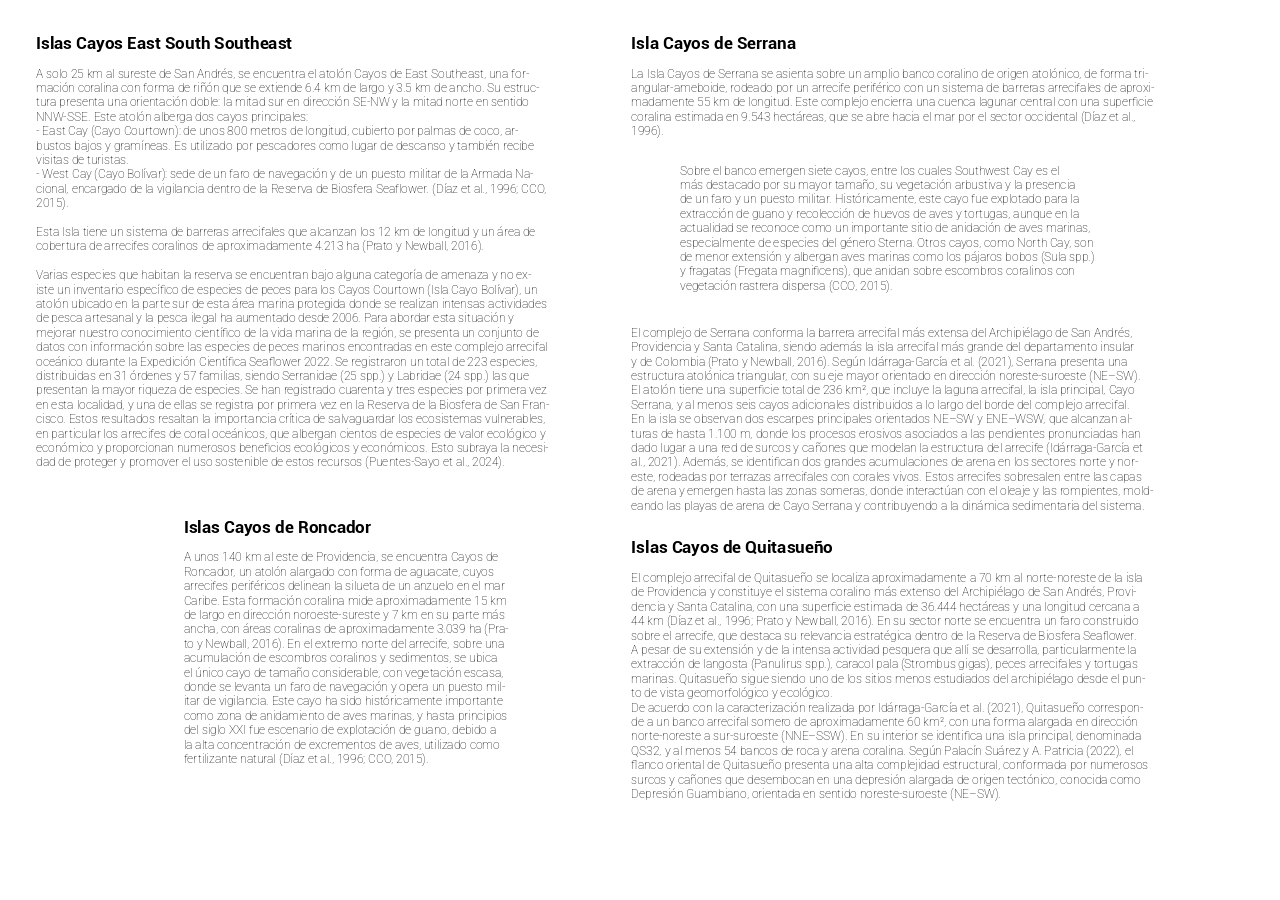
<file: publication-web-resources/html/publication-4.html>
<!DOCTYPE html>
<html xmlns="http://www.w3.org/1999/xhtml" lang="en-US">
	<head>
		<meta charset="utf-8" />
		<title>publication-4</title>
		<link href="../css/idGeneratedStyles.css" rel="stylesheet" type="text/css" />
		<script src="../script/idGeneratedScript.js" type="text/javascript"></script>
	</head>
	<body id="publication-4" style="width:1190px;height:842px;background-color:transparent;">
		<div style="position:absolute;overflow:hidden;left:0px;top:0px;-webkit-transform:translate(0.00px,0.00px);-ms-transform:translate(0.00px,0.00px);transform:translate(0.00px,0.00px);width:596.28px;height:841.89px;background-color:white">
			<div id="_idContainer021" class="Marco-de-texto-b-sico">
				<div style="width:0px;height:0px;position:absolute;top:0px;left:0px;-webkit-transform-origin: 0% 0%; -webkit-transform: translate(0px,6.28px) rotate(0deg) scale(0.05);transform-origin: 0% 0%; transform: translate(0px,6.28px) rotate(0deg) scale(0.05);">
					<p class="P-rrafo-b-sico ParaOverride-1"><span id="_idTextSpan1924" class="CharOverride-12" style="position:absolute;top:-31.21px;left:0px;">Islas </span><span id="_idTextSpan1925" class="CharOverride-12" style="position:absolute;top:-31.21px;left:808.5px;letter-spacing:-0.83px;">Cayos </span><span id="_idTextSpan1926" class="CharOverride-12" style="position:absolute;top:-31.21px;left:1828px;">East </span><span id="_idTextSpan1927" class="CharOverride-12" style="position:absolute;top:-31.21px;left:2578.06px;">South </span><span id="_idTextSpan1928" class="CharOverride-12" style="position:absolute;top:-31.21px;left:3567.01px;">Southeast</span></p>
					<p class="P-rrafo-b-sico ParaOverride-1"><span id="_idTextSpan1929" class="CharOverride-8" style="position:absolute;top:628.97px;left:0px;">A </span><span id="_idTextSpan1930" class="CharOverride-8" style="position:absolute;top:628.97px;left:200.74px;">solo </span><span id="_idTextSpan1931" class="CharOverride-8" style="position:absolute;top:628.97px;left:691.17px;">25 </span><span id="_idTextSpan1932" class="CharOverride-8" style="position:absolute;top:628.97px;left:1011.33px;">km </span><span id="_idTextSpan1933" class="CharOverride-8" style="position:absolute;top:628.97px;left:1397.46px;">al </span><span id="_idTextSpan1934" class="CharOverride-8" style="position:absolute;top:628.97px;left:1631.02px;letter-spacing:-0.28px;">sureste </span><span id="_idTextSpan1935" class="CharOverride-8" style="position:absolute;top:628.97px;left:2454.49px;">de </span><span id="_idTextSpan1936" class="CharOverride-8" style="position:absolute;top:628.97px;left:2764.22px;">San </span><span id="_idTextSpan1937" class="CharOverride-8" style="position:absolute;top:628.97px;left:3221.6px;letter-spacing:-0.28px;">Andrés, </span><span id="_idTextSpan1938" class="CharOverride-8" style="position:absolute;top:628.97px;left:4048.36px;">se </span><span id="_idTextSpan1939" class="CharOverride-8" style="position:absolute;top:628.97px;left:4346.13px;letter-spacing:-0.47px;">encuentra </span><span id="_idTextSpan1940" class="CharOverride-8" style="position:absolute;top:628.97px;left:5439.49px;">el </span><span id="_idTextSpan1941" class="CharOverride-8" style="position:absolute;top:628.97px;left:5667.3px;letter-spacing:-0.33px;">atolón </span><span id="_idTextSpan1942" class="CharOverride-8" style="position:absolute;top:628.97px;left:6369.96px;letter-spacing:-0.59px;">Cayos </span><span id="_idTextSpan1943" class="CharOverride-8" style="position:absolute;top:628.97px;left:7072.15px;">de </span><span id="_idTextSpan1944" class="CharOverride-8" style="position:absolute;top:628.97px;left:7381.88px;">East </span><span id="_idTextSpan1945" class="CharOverride-8" style="position:absolute;top:628.97px;left:7897.97px;">Southeast, </span><span id="_idTextSpan1946" class="CharOverride-8" style="position:absolute;top:628.97px;left:9055.9px;">una </span><span id="_idTextSpan1947" class="CharOverride-8" style="position:absolute;top:628.97px;left:9502.73px;">for-</span><span id="_idTextSpan1948" class="CharOverride-8" style="position:absolute;top:916.97px;left:0px;">mación </span><span id="_idTextSpan1949" class="CharOverride-8" style="position:absolute;top:916.97px;left:833.91px;letter-spacing:-0.52px;">coralina </span><span id="_idTextSpan1950" class="CharOverride-8" style="position:absolute;top:916.97px;left:1704.38px;">con </span><span id="_idTextSpan1951" class="CharOverride-8" style="position:absolute;top:916.97px;left:2146.99px;">forma </span><span id="_idTextSpan1952" class="CharOverride-8" style="position:absolute;top:916.97px;left:2834.18px;">de </span><span id="_idTextSpan1953" class="CharOverride-8" style="position:absolute;top:916.97px;left:3143.91px;">riñón </span><span id="_idTextSpan1954" class="CharOverride-8" style="position:absolute;top:916.97px;left:3725.86px;">que </span><span id="_idTextSpan1955" class="CharOverride-8" style="position:absolute;top:916.97px;left:4166.95px;">se </span><span id="_idTextSpan1956" class="CharOverride-8" style="position:absolute;top:916.97px;left:4464.73px;">extiende </span><span id="_idTextSpan1957" class="CharOverride-8" style="position:absolute;top:916.97px;left:5387.7px;">6.4 </span><span id="_idTextSpan1958" class="CharOverride-8" style="position:absolute;top:916.97px;left:5759.3px;">km </span><span id="_idTextSpan1959" class="CharOverride-8" style="position:absolute;top:916.97px;left:6145.43px;">de </span><span id="_idTextSpan1960" class="CharOverride-8" style="position:absolute;top:916.97px;left:6455.16px;letter-spacing:-0.37px;">largo </span><span id="_idTextSpan1961" class="CharOverride-8" style="position:absolute;top:916.97px;left:7030.43px;">y </span><span id="_idTextSpan1962" class="CharOverride-8" style="position:absolute;top:916.97px;left:7202.46px;">3.5 </span><span id="_idTextSpan1963" class="CharOverride-8" style="position:absolute;top:916.97px;left:7574.06px;">km </span><span id="_idTextSpan1964" class="CharOverride-8" style="position:absolute;top:916.97px;left:7960.2px;">de </span><span id="_idTextSpan1965" class="CharOverride-8" style="position:absolute;top:916.97px;left:8269.92px;">ancho. </span><span id="_idTextSpan1966" class="CharOverride-8" style="position:absolute;top:916.97px;left:9022.03px;">Su </span><span id="_idTextSpan1967" class="CharOverride-8" style="position:absolute;top:916.97px;left:9352.73px;">estruc-</span><span id="_idTextSpan1968" class="CharOverride-8" style="position:absolute;top:1204.97px;left:0px;letter-spacing:-0.94px;">tura </span><span id="_idTextSpan1969" class="CharOverride-8" style="position:absolute;top:1204.97px;left:466.99px;letter-spacing:-0.25px;">presenta </span><span id="_idTextSpan1970" class="CharOverride-8" style="position:absolute;top:1204.97px;left:1429.1px;">una </span><span id="_idTextSpan1971" class="CharOverride-8" style="position:absolute;top:1204.97px;left:1875.94px;">orientación </span><span id="_idTextSpan1972" class="CharOverride-8" style="position:absolute;top:1204.97px;left:3084.73px;">doble: </span><span id="_idTextSpan1973" class="CharOverride-8" style="position:absolute;top:1204.97px;left:3750px;">la </span><span id="_idTextSpan1974" class="CharOverride-8" style="position:absolute;top:1204.97px;left:3983.55px;">mitad </span><span id="_idTextSpan1975" class="CharOverride-8" style="position:absolute;top:1204.97px;left:4639.57px;">sur </span><span id="_idTextSpan1976" class="CharOverride-8" style="position:absolute;top:1204.97px;left:5028.05px;">en </span><span id="_idTextSpan1977" class="CharOverride-8" style="position:absolute;top:1204.97px;left:5337.77px;letter-spacing:-0.22px;">dirección </span><span id="_idTextSpan1978" class="CharOverride-8" style="position:absolute;top:1204.97px;left:6331.41px;">SE-NW </span><span id="_idTextSpan1979" class="CharOverride-8" style="position:absolute;top:1204.97px;left:7125.7px;">y </span><span id="_idTextSpan1980" class="CharOverride-8" style="position:absolute;top:1204.97px;left:7297.73px;">la </span><span id="_idTextSpan1981" class="CharOverride-8" style="position:absolute;top:1204.97px;left:7531.29px;">mitad </span><span id="_idTextSpan1982" class="CharOverride-8" style="position:absolute;top:1204.97px;left:8187.3px;letter-spacing:0.98px;">norte </span><span id="_idTextSpan1983" class="CharOverride-8" style="position:absolute;top:1204.97px;left:8791.17px;">en </span><span id="_idTextSpan1984" class="CharOverride-8" style="position:absolute;top:1204.97px;left:9100.9px;">sentido </span><span id="_idTextSpan1985" class="CharOverride-8" style="position:absolute;top:1492.97px;left:0px;letter-spacing:-0.78px;">NNW-SSE. </span><span id="_idTextSpan1986" class="CharOverride-8" style="position:absolute;top:1492.97px;left:1150.43px;">Este </span><span id="_idTextSpan1987" class="CharOverride-8" style="position:absolute;top:1492.97px;left:1660.78px;letter-spacing:-0.33px;">atolón </span><span id="_idTextSpan1988" class="CharOverride-8" style="position:absolute;top:1492.97px;left:2363.44px;letter-spacing:-0.28px;">alberga </span><span id="_idTextSpan1989" class="CharOverride-8" style="position:absolute;top:1492.97px;left:3185.63px;">dos </span><span id="_idTextSpan1990" class="CharOverride-8" style="position:absolute;top:1492.97px;left:3625.9px;letter-spacing:-0.59px;">cayos </span><span id="_idTextSpan1991" class="CharOverride-8" style="position:absolute;top:1492.97px;left:4294.34px;">principales:</span></p>
					<p class="P-rrafo-b-sico ParaOverride-1"><span id="_idTextSpan1992" class="CharOverride-8" style="position:absolute;top:1780.97px;left:0px;">- </span><span id="_idTextSpan1993" class="CharOverride-8" style="position:absolute;top:1780.97px;left:128.55px;">East </span><span id="_idTextSpan1994" class="CharOverride-8" style="position:absolute;top:1780.97px;left:644.65px;letter-spacing:-0.44px;">Cay </span><span id="_idTextSpan1995" class="CharOverride-8" style="position:absolute;top:1780.97px;left:1097.11px;letter-spacing:-0.59px;">(Cayo </span><span id="_idTextSpan1996" class="CharOverride-8" style="position:absolute;top:1780.97px;left:1751.02px;letter-spacing:0.32px;">Courtown): </span><span id="_idTextSpan1997" class="CharOverride-8" style="position:absolute;top:1780.97px;left:2947.85px;">de </span><span id="_idTextSpan1998" class="CharOverride-8" style="position:absolute;top:1780.97px;left:3257.58px;">unos </span><span id="_idTextSpan1999" class="CharOverride-8" style="position:absolute;top:1780.97px;left:3829.22px;">800 </span><span id="_idTextSpan2000" class="CharOverride-8" style="position:absolute;top:1780.97px;left:4280.74px;letter-spacing:-0.33px;">metros </span><span id="_idTextSpan2001" class="CharOverride-8" style="position:absolute;top:1780.97px;left:5079.61px;">de </span><span id="_idTextSpan2002" class="CharOverride-8" style="position:absolute;top:1780.97px;left:5389.34px;">longitud, </span><span id="_idTextSpan2003" class="CharOverride-8" style="position:absolute;top:1780.97px;left:6324.26px;letter-spacing:0.39px;">cubierto </span><span id="_idTextSpan2004" class="CharOverride-8" style="position:absolute;top:1780.97px;left:7228.36px;">por </span><span id="_idTextSpan2005" class="CharOverride-8" style="position:absolute;top:1780.97px;left:7629.49px;">palmas </span><span id="_idTextSpan2006" class="CharOverride-8" style="position:absolute;top:1780.97px;left:8455.66px;">de </span><span id="_idTextSpan2007" class="CharOverride-8" style="position:absolute;top:1780.97px;left:8765.39px;">coco, </span><span id="_idTextSpan2008" class="CharOverride-8" style="position:absolute;top:1780.97px;left:9375.35px;">ar-</span><span id="_idTextSpan2009" class="CharOverride-8" style="position:absolute;top:2068.97px;left:0px;letter-spacing:-0.33px;">bustos </span><span id="_idTextSpan2010" class="CharOverride-8" style="position:absolute;top:2068.97px;left:764.65px;">bajos </span><span id="_idTextSpan2011" class="CharOverride-8" style="position:absolute;top:2068.97px;left:1383.75px;">y </span><span id="_idTextSpan2012" class="CharOverride-8" style="position:absolute;top:2068.97px;left:1555.78px;letter-spacing:-0.43px;">gramíneas. </span><span id="_idTextSpan2013" class="CharOverride-8" style="position:absolute;top:2068.97px;left:2759.65px;">Es </span><span id="_idTextSpan2014" class="CharOverride-8" style="position:absolute;top:2068.97px;left:3073.13px;">utilizado </span><span id="_idTextSpan2015" class="CharOverride-8" style="position:absolute;top:2068.97px;left:3990.94px;">por </span><span id="_idTextSpan2016" class="CharOverride-8" style="position:absolute;top:2068.97px;left:4392.07px;letter-spacing:-0.2px;">pescadores </span><span id="_idTextSpan2017" class="CharOverride-8" style="position:absolute;top:2068.97px;left:5651.48px;">como </span><span id="_idTextSpan2018" class="CharOverride-8" style="position:absolute;top:2068.97px;left:6309.96px;">lugar </span><span id="_idTextSpan2019" class="CharOverride-8" style="position:absolute;top:2068.97px;left:6886.76px;">de </span><span id="_idTextSpan2020" class="CharOverride-8" style="position:absolute;top:2068.97px;left:7196.48px;">descanso </span><span id="_idTextSpan2021" class="CharOverride-8" style="position:absolute;top:2068.97px;left:8256.91px;">y </span><span id="_idTextSpan2022" class="CharOverride-8" style="position:absolute;top:2068.97px;left:8428.95px;">también </span><span id="_idTextSpan2023" class="CharOverride-8" style="position:absolute;top:2068.97px;left:9337.27px;letter-spacing:-0.32px;">recibe </span><span id="_idTextSpan2024" class="CharOverride-8" style="position:absolute;top:2356.97px;left:0px;">visitas </span><span id="_idTextSpan2025" class="CharOverride-8" style="position:absolute;top:2356.97px;left:712.38px;">de </span><span id="_idTextSpan2026" class="CharOverride-8" style="position:absolute;top:2356.97px;left:1022.11px;">turistas.</span></p>
					<p class="P-rrafo-b-sico ParaOverride-1"><span id="_idTextSpan2027" class="CharOverride-8" style="position:absolute;top:2644.97px;left:0px;">- </span><span id="_idTextSpan2028" class="CharOverride-8" style="position:absolute;top:2644.97px;left:128.55px;letter-spacing:-0.73px;">West </span><span id="_idTextSpan2029" class="CharOverride-8" style="position:absolute;top:2644.97px;left:716.02px;letter-spacing:-0.44px;">Cay </span><span id="_idTextSpan2030" class="CharOverride-8" style="position:absolute;top:2644.97px;left:1168.48px;letter-spacing:-0.59px;">(Cayo </span><span id="_idTextSpan2031" class="CharOverride-8" style="position:absolute;top:2644.97px;left:1822.38px;letter-spacing:-0.18px;">Bolívar): </span><span id="_idTextSpan2032" class="CharOverride-8" style="position:absolute;top:2644.97px;left:2689.1px;">sede </span><span id="_idTextSpan2033" class="CharOverride-8" style="position:absolute;top:2644.97px;left:3239.18px;">de </span><span id="_idTextSpan2034" class="CharOverride-8" style="position:absolute;top:2644.97px;left:3548.91px;">un </span><span id="_idTextSpan2035" class="CharOverride-8" style="position:absolute;top:2644.97px;left:3869.06px;letter-spacing:-0.47px;">faro </span><span id="_idTextSpan2036" class="CharOverride-8" style="position:absolute;top:2644.97px;left:4338.75px;">de </span><span id="_idTextSpan2037" class="CharOverride-8" style="position:absolute;top:2644.97px;left:4648.48px;letter-spacing:-0.3px;">navegación </span><span id="_idTextSpan2038" class="CharOverride-8" style="position:absolute;top:2644.97px;left:5889.14px;">y </span><span id="_idTextSpan2039" class="CharOverride-8" style="position:absolute;top:2644.97px;left:6061.17px;">de </span><span id="_idTextSpan2040" class="CharOverride-8" style="position:absolute;top:2644.97px;left:6370.9px;">un </span><span id="_idTextSpan2041" class="CharOverride-8" style="position:absolute;top:2644.97px;left:6691.05px;letter-spacing:-0.33px;">puesto </span><span id="_idTextSpan2042" class="CharOverride-8" style="position:absolute;top:2644.97px;left:7457.23px;">militar </span><span id="_idTextSpan2043" class="CharOverride-8" style="position:absolute;top:2644.97px;left:8161.05px;">de </span><span id="_idTextSpan2044" class="CharOverride-8" style="position:absolute;top:2644.97px;left:8470.78px;">la </span><span id="_idTextSpan2045" class="CharOverride-8" style="position:absolute;top:2644.97px;left:8704.34px;">Armada </span><span id="_idTextSpan2046" class="CharOverride-8" style="position:absolute;top:2644.97px;left:9585.23px;">Na-</span><span id="_idTextSpan2047" class="CharOverride-8" style="position:absolute;top:2932.97px;left:0px;">cional, </span><span id="_idTextSpan2048" class="CharOverride-8" style="position:absolute;top:2932.97px;left:713.09px;letter-spacing:-0.22px;">encargado </span><span id="_idTextSpan2049" class="CharOverride-8" style="position:absolute;top:2932.97px;left:1871.02px;">de </span><span id="_idTextSpan2050" class="CharOverride-8" style="position:absolute;top:2932.97px;left:2180.74px;">la </span><span id="_idTextSpan2051" class="CharOverride-8" style="position:absolute;top:2932.97px;left:2414.3px;">vigilancia </span><span id="_idTextSpan2052" class="CharOverride-8" style="position:absolute;top:2932.97px;left:3422.23px;letter-spacing:-0.33px;">dentro </span><span id="_idTextSpan2053" class="CharOverride-8" style="position:absolute;top:2932.97px;left:4149.26px;">de </span><span id="_idTextSpan2054" class="CharOverride-8" style="position:absolute;top:2932.97px;left:4458.98px;">la </span><span id="_idTextSpan2055" class="CharOverride-8" style="position:absolute;top:2932.97px;left:4692.54px;letter-spacing:0.04px;">Reserva </span><span id="_idTextSpan2056" class="CharOverride-8" style="position:absolute;top:2932.97px;left:5590.2px;">de </span><span id="_idTextSpan2057" class="CharOverride-8" style="position:absolute;top:2932.97px;left:5899.92px;letter-spacing:-0.83px;">Biosfera </span><span id="_idTextSpan2058" class="CharOverride-8" style="position:absolute;top:2932.97px;left:6798.98px;text-rendering:optimizeLegibility;letter-spacing:-1.31px;">Seaflower. </span><span id="_idTextSpan2059" class="CharOverride-8" style="position:absolute;top:2932.97px;left:7922.93px;">(Díaz </span><span id="_idTextSpan2060" class="CharOverride-8" style="position:absolute;top:2932.97px;left:8497.38px;">et </span><span id="_idTextSpan2061" class="CharOverride-8" style="position:absolute;top:2932.97px;left:8751.68px;">al., </span><span id="_idTextSpan2062" class="CharOverride-8" style="position:absolute;top:2932.97px;left:9081.56px;">1996; </span><span id="_idTextSpan2063" class="CharOverride-8" style="position:absolute;top:2932.97px;left:9707.11px;letter-spacing:-2.39px;">CCO, </span><span id="_idTextSpan2064" class="CharOverride-8" style="position:absolute;top:3220.97px;left:0px;">2015). </span></p>
					<p class="P-rrafo-b-sico ParaOverride-1"><span id="_idTextSpan2065" class="CharOverride-8" style="position:absolute;top:3796.97px;left:0px;">Esta </span><span id="_idTextSpan2066" class="CharOverride-8" style="position:absolute;top:3796.97px;left:516.09px;">Isla </span><span id="_idTextSpan2067" class="CharOverride-8" style="position:absolute;top:3796.97px;left:931.64px;">tiene </span><span id="_idTextSpan2068" class="CharOverride-8" style="position:absolute;top:3796.97px;left:1487.7px;">un </span><span id="_idTextSpan2069" class="CharOverride-8" style="position:absolute;top:3796.97px;left:1807.85px;">sistema </span><span id="_idTextSpan2070" class="CharOverride-8" style="position:absolute;top:3796.97px;left:2692.27px;">de </span><span id="_idTextSpan2071" class="CharOverride-8" style="position:absolute;top:3796.97px;left:3001.99px;letter-spacing:-0.77px;">barreras </span><span id="_idTextSpan2072" class="CharOverride-8" style="position:absolute;top:3796.97px;left:3918.4px;letter-spacing:-0.19px;">arrecifales </span><span id="_idTextSpan2073" class="CharOverride-8" style="position:absolute;top:3796.97px;left:5045.04px;">que </span><span id="_idTextSpan2074" class="CharOverride-8" style="position:absolute;top:3796.97px;left:5486.13px;">alcanzan </span><span id="_idTextSpan2075" class="CharOverride-8" style="position:absolute;top:3796.97px;left:6472.15px;">los </span><span id="_idTextSpan2076" class="CharOverride-8" style="position:absolute;top:3796.97px;left:6830.51px;">12 </span><span id="_idTextSpan2077" class="CharOverride-8" style="position:absolute;top:3796.97px;left:7150.66px;">km </span><span id="_idTextSpan2078" class="CharOverride-8" style="position:absolute;top:3796.97px;left:7536.8px;">de </span><span id="_idTextSpan2079" class="CharOverride-8" style="position:absolute;top:3796.97px;left:7846.52px;">longitud </span><span id="_idTextSpan2080" class="CharOverride-8" style="position:absolute;top:3796.97px;left:8736.56px;">y </span><span id="_idTextSpan2081" class="CharOverride-8" style="position:absolute;top:3796.97px;left:8908.59px;">un </span><span id="_idTextSpan2082" class="CharOverride-8" style="position:absolute;top:3796.97px;left:9228.75px;letter-spacing:-0.45px;">área </span><span id="_idTextSpan2083" class="CharOverride-8" style="position:absolute;top:3796.97px;left:9738.52px;">de </span><span id="_idTextSpan2084" class="CharOverride-8" style="position:absolute;top:4084.97px;left:0px;letter-spacing:0.12px;">cobertura </span><span id="_idTextSpan2085" class="CharOverride-8" style="position:absolute;top:4084.97px;left:1059.26px;">de </span><span id="_idTextSpan2086" class="CharOverride-8" style="position:absolute;top:4084.97px;left:1368.98px;letter-spacing:-0.5px;">arrecifes </span><span id="_idTextSpan2087" class="CharOverride-8" style="position:absolute;top:4084.97px;left:2316.68px;letter-spacing:-0.47px;">coralinos </span><span id="_idTextSpan2088" class="CharOverride-8" style="position:absolute;top:4084.97px;left:3311.95px;">de </span><span id="_idTextSpan2089" class="CharOverride-8" style="position:absolute;top:4084.97px;left:3621.68px;letter-spacing:-0.3px;">aproximadamente </span><span id="_idTextSpan2090" class="CharOverride-8" style="position:absolute;top:4084.97px;left:5572.97px;">4.213 </span><span id="_idTextSpan2091" class="CharOverride-8" style="position:absolute;top:4084.97px;left:6207.3px;">ha </span><span id="_idTextSpan2092" class="CharOverride-8" style="position:absolute;top:4084.97px;left:6522.77px;letter-spacing:-1px;">(Prato </span><span id="_idTextSpan2093" class="CharOverride-8" style="position:absolute;top:4084.97px;left:7203.4px;">y </span><span id="_idTextSpan2094" class="CharOverride-8" style="position:absolute;top:4084.97px;left:7375.43px;">Newball, </span><span id="_idTextSpan2095" class="CharOverride-8" style="position:absolute;top:4084.97px;left:8307.07px;">2016).</span></p>
					<p class="P-rrafo-b-sico ParaOverride-1"><span id="_idTextSpan2096" class="CharOverride-8" style="position:absolute;top:4660.97px;left:0px;letter-spacing:-0.77px;">Varias </span><span id="_idTextSpan2097" class="CharOverride-8" style="position:absolute;top:4660.97px;left:697.85px;">especies </span><span id="_idTextSpan2098" class="CharOverride-8" style="position:absolute;top:4660.97px;left:1659.49px;">que </span><span id="_idTextSpan2099" class="CharOverride-8" style="position:absolute;top:4660.97px;left:2100.59px;">habitan </span><span id="_idTextSpan2100" class="CharOverride-8" style="position:absolute;top:4660.97px;left:2930.86px;">la </span><span id="_idTextSpan2101" class="CharOverride-8" style="position:absolute;top:4660.97px;left:3164.41px;letter-spacing:-0.23px;">reserva </span><span id="_idTextSpan2102" class="CharOverride-8" style="position:absolute;top:4660.97px;left:3983.09px;">se </span><span id="_idTextSpan2103" class="CharOverride-8" style="position:absolute;top:4660.97px;left:4280.86px;letter-spacing:-0.43px;">encuentran </span><span id="_idTextSpan2104" class="CharOverride-8" style="position:absolute;top:4660.97px;left:5505.59px;">bajo </span><span id="_idTextSpan2105" class="CharOverride-8" style="position:absolute;top:4660.97px;left:6005.27px;">alguna </span><span id="_idTextSpan2106" class="CharOverride-8" style="position:absolute;top:4660.97px;left:6759.84px;">categoría </span><span id="_idTextSpan2107" class="CharOverride-8" style="position:absolute;top:4660.97px;left:7780.78px;">de </span><span id="_idTextSpan2108" class="CharOverride-8" style="position:absolute;top:4660.97px;left:8090.51px;">amenaza </span><span id="_idTextSpan2109" class="CharOverride-8" style="position:absolute;top:4660.97px;left:9110.04px;">y </span><span id="_idTextSpan2110" class="CharOverride-8" style="position:absolute;top:4660.97px;left:9282.07px;">no </span><span id="_idTextSpan2111" class="CharOverride-8" style="position:absolute;top:4660.97px;left:9602.93px;">ex-</span><span id="_idTextSpan2112" class="CharOverride-8" style="position:absolute;top:4948.97px;left:0px;">iste </span><span id="_idTextSpan2113" class="CharOverride-8" style="position:absolute;top:4948.97px;left:423.16px;">un </span><span id="_idTextSpan2114" class="CharOverride-8" style="position:absolute;top:4948.97px;left:743.32px;letter-spacing:-0.14px;">inventario </span><span id="_idTextSpan2115" class="CharOverride-8" style="position:absolute;top:4948.97px;left:1811.37px;text-rendering:optimizeLegibility;">específico </span><span id="_idTextSpan2116" class="CharOverride-8" style="position:absolute;top:4948.97px;left:2909.65px;">de </span><span id="_idTextSpan2117" class="CharOverride-8" style="position:absolute;top:4948.97px;left:3219.38px;">especies </span><span id="_idTextSpan2118" class="CharOverride-8" style="position:absolute;top:4948.97px;left:4181.02px;">de </span><span id="_idTextSpan2119" class="CharOverride-8" style="position:absolute;top:4948.97px;left:4490.74px;">peces </span><span id="_idTextSpan2120" class="CharOverride-8" style="position:absolute;top:4948.97px;left:5162.58px;letter-spacing:-0.94px;">para </span><span id="_idTextSpan2121" class="CharOverride-8" style="position:absolute;top:4948.97px;left:5680.31px;">los </span><span id="_idTextSpan2122" class="CharOverride-8" style="position:absolute;top:4948.97px;left:6038.67px;letter-spacing:-0.59px;">Cayos </span><span id="_idTextSpan2123" class="CharOverride-8" style="position:absolute;top:4948.97px;left:6740.86px;letter-spacing:0.39px;">Courtown </span><span id="_idTextSpan2124" class="CharOverride-8" style="position:absolute;top:4948.97px;left:7822.03px;">(Isla </span><span id="_idTextSpan2125" class="CharOverride-8" style="position:absolute;top:4948.97px;left:8308.71px;letter-spacing:-0.7px;">Cayo </span><span id="_idTextSpan2126" class="CharOverride-8" style="position:absolute;top:4948.97px;left:8891.48px;letter-spacing:-0.18px;">Bolívar), </span><span id="_idTextSpan2127" class="CharOverride-8" style="position:absolute;top:4948.97px;left:9760.43px;">un </span><span id="_idTextSpan2128" class="CharOverride-8" style="position:absolute;top:5236.97px;left:0px;letter-spacing:-0.33px;">atolón </span><span id="_idTextSpan2129" class="CharOverride-8" style="position:absolute;top:5236.97px;left:702.66px;">ubicado </span><span id="_idTextSpan2130" class="CharOverride-8" style="position:absolute;top:5236.97px;left:1584.14px;">en </span><span id="_idTextSpan2131" class="CharOverride-8" style="position:absolute;top:5236.97px;left:1893.87px;">la </span><span id="_idTextSpan2132" class="CharOverride-8" style="position:absolute;top:5236.97px;left:2127.42px;letter-spacing:0.98px;">parte </span><span id="_idTextSpan2133" class="CharOverride-8" style="position:absolute;top:5236.97px;left:2725.9px;">sur </span><span id="_idTextSpan2134" class="CharOverride-8" style="position:absolute;top:5236.97px;left:3114.38px;">de </span><span id="_idTextSpan2135" class="CharOverride-8" style="position:absolute;top:5236.97px;left:3424.1px;">esta </span><span id="_idTextSpan2136" class="CharOverride-8" style="position:absolute;top:5236.97px;left:3924.49px;letter-spacing:-0.45px;">área </span><span id="_idTextSpan2137" class="CharOverride-8" style="position:absolute;top:5236.97px;left:4434.26px;">marina </span><span id="_idTextSpan2138" class="CharOverride-8" style="position:absolute;top:5236.97px;left:5221.29px;letter-spacing:-0.23px;">protegida </span><span id="_idTextSpan2139" class="CharOverride-8" style="position:absolute;top:5236.97px;left:6256.05px;">donde </span><span id="_idTextSpan2140" class="CharOverride-8" style="position:absolute;top:5236.97px;left:6960.59px;">se </span><span id="_idTextSpan2141" class="CharOverride-8" style="position:absolute;top:5236.97px;left:7258.36px;letter-spacing:-0.25px;">realizan </span><span id="_idTextSpan2142" class="CharOverride-8" style="position:absolute;top:5236.97px;left:8113.01px;">intensas </span><span id="_idTextSpan2143" class="CharOverride-8" style="position:absolute;top:5236.97px;left:9045px;">actividades </span><span id="_idTextSpan2144" class="CharOverride-8" style="position:absolute;top:5524.97px;left:0px;">de </span><span id="_idTextSpan2145" class="CharOverride-8" style="position:absolute;top:5524.97px;left:309.73px;">pesca </span><span id="_idTextSpan2146" class="CharOverride-8" style="position:absolute;top:5524.97px;left:987.3px;letter-spacing:0.59px;">artesanal </span><span id="_idTextSpan2147" class="CharOverride-8" style="position:absolute;top:5524.97px;left:2008.01px;">y </span><span id="_idTextSpan2148" class="CharOverride-8" style="position:absolute;top:5524.97px;left:2180.04px;">la </span><span id="_idTextSpan2149" class="CharOverride-8" style="position:absolute;top:5524.97px;left:2413.59px;">pesca </span><span id="_idTextSpan2150" class="CharOverride-8" style="position:absolute;top:5524.97px;left:3091.17px;">ilegal </span><span id="_idTextSpan2151" class="CharOverride-8" style="position:absolute;top:5524.97px;left:3676.17px;">ha </span><span id="_idTextSpan2152" class="CharOverride-8" style="position:absolute;top:5524.97px;left:3991.64px;">aumentado </span><span id="_idTextSpan2153" class="CharOverride-8" style="position:absolute;top:5524.97px;left:5240.63px;">desde </span><span id="_idTextSpan2154" class="CharOverride-8" style="position:absolute;top:5524.97px;left:5922.07px;">2006. </span><span id="_idTextSpan2155" class="CharOverride-8" style="position:absolute;top:5524.97px;left:6556.41px;letter-spacing:-1.2px;">Para </span><span id="_idTextSpan2156" class="CharOverride-8" style="position:absolute;top:5524.97px;left:7085.63px;letter-spacing:-0.28px;">abordar </span><span id="_idTextSpan2157" class="CharOverride-8" style="position:absolute;top:5524.97px;left:7949.53px;">esta </span><span id="_idTextSpan2158" class="CharOverride-8" style="position:absolute;top:5524.97px;left:8449.92px;">situación </span><span id="_idTextSpan2159" class="CharOverride-8" style="position:absolute;top:5524.97px;left:9444.84px;">y </span><span id="_idTextSpan2160" class="CharOverride-8" style="position:absolute;top:5812.97px;left:0px;letter-spacing:-0.59px;">mejorar </span><span id="_idTextSpan2161" class="CharOverride-8" style="position:absolute;top:5812.97px;left:860.27px;letter-spacing:-0.29px;">nuestro </span><span id="_idTextSpan2162" class="CharOverride-8" style="position:absolute;top:5812.97px;left:1706.72px;letter-spacing:-0.18px;">conocimiento </span><span id="_idTextSpan2163" class="CharOverride-8" style="position:absolute;top:5812.97px;left:3175.2px;text-rendering:optimizeLegibility;">científico </span><span id="_idTextSpan2164" class="CharOverride-8" style="position:absolute;top:5812.97px;left:4158.52px;">de </span><span id="_idTextSpan2165" class="CharOverride-8" style="position:absolute;top:5812.97px;left:4468.24px;">la </span><span id="_idTextSpan2166" class="CharOverride-8" style="position:absolute;top:5812.97px;left:4701.8px;">vida </span><span id="_idTextSpan2167" class="CharOverride-8" style="position:absolute;top:5812.97px;left:5181.33px;">marina </span><span id="_idTextSpan2168" class="CharOverride-8" style="position:absolute;top:5812.97px;left:5968.36px;">de </span><span id="_idTextSpan2169" class="CharOverride-8" style="position:absolute;top:5812.97px;left:6278.09px;">la </span><span id="_idTextSpan2170" class="CharOverride-8" style="position:absolute;top:5812.97px;left:6511.64px;letter-spacing:-0.28px;">región, </span><span id="_idTextSpan2171" class="CharOverride-8" style="position:absolute;top:5812.97px;left:7257.42px;">se </span><span id="_idTextSpan2172" class="CharOverride-8" style="position:absolute;top:5812.97px;left:7555.2px;letter-spacing:-0.25px;">presenta </span><span id="_idTextSpan2173" class="CharOverride-8" style="position:absolute;top:5812.97px;left:8517.3px;">un </span><span id="_idTextSpan2174" class="CharOverride-8" style="position:absolute;top:5812.97px;left:8837.46px;letter-spacing:-0.26px;">conjunto </span><span id="_idTextSpan2175" class="CharOverride-8" style="position:absolute;top:5812.97px;left:9800.63px;">de </span><span id="_idTextSpan2176" class="CharOverride-8" style="position:absolute;top:6100.97px;left:0px;letter-spacing:-0.39px;">datos </span><span id="_idTextSpan2177" class="CharOverride-8" style="position:absolute;top:6100.97px;left:640.55px;">con </span><span id="_idTextSpan2178" class="CharOverride-8" style="position:absolute;top:6100.97px;left:1083.16px;">información </span><span id="_idTextSpan2179" class="CharOverride-8" style="position:absolute;top:6100.97px;left:2385.82px;letter-spacing:-0.37px;">sobre </span><span id="_idTextSpan2180" class="CharOverride-8" style="position:absolute;top:6100.97px;left:3025.08px;">las </span><span id="_idTextSpan2181" class="CharOverride-8" style="position:absolute;top:6100.97px;left:3378.05px;">especies </span><span id="_idTextSpan2182" class="CharOverride-8" style="position:absolute;top:6100.97px;left:4339.69px;">de </span><span id="_idTextSpan2183" class="CharOverride-8" style="position:absolute;top:6100.97px;left:4649.41px;">peces </span><span id="_idTextSpan2184" class="CharOverride-8" style="position:absolute;top:6100.97px;left:5321.25px;">marinos </span><span id="_idTextSpan2185" class="CharOverride-8" style="position:absolute;top:6100.97px;left:6233.09px;letter-spacing:-0.39px;">encontradas </span><span id="_idTextSpan2186" class="CharOverride-8" style="position:absolute;top:6100.97px;left:7583.67px;">en </span><span id="_idTextSpan2187" class="CharOverride-8" style="position:absolute;top:6100.97px;left:7893.4px;">este </span><span id="_idTextSpan2188" class="CharOverride-8" style="position:absolute;top:6100.97px;left:8388.05px;">complejo </span><span id="_idTextSpan2189" class="CharOverride-8" style="position:absolute;top:6100.97px;left:9400.43px;letter-spacing:-0.22px;">arrecifal </span><span id="_idTextSpan2190" class="CharOverride-8" style="position:absolute;top:6388.97px;left:0px;">oceánico </span><span id="_idTextSpan2191" class="CharOverride-8" style="position:absolute;top:6388.97px;left:993.52px;letter-spacing:-0.59px;">durante </span><span id="_idTextSpan2192" class="CharOverride-8" style="position:absolute;top:6388.97px;left:1844.18px;">la </span><span id="_idTextSpan2193" class="CharOverride-8" style="position:absolute;top:6388.97px;left:2077.73px;">Expedición </span><span id="_idTextSpan2194" class="CharOverride-8" style="position:absolute;top:6388.97px;left:3254.18px;text-rendering:optimizeLegibility;">Científica </span><span id="_idTextSpan2195" class="CharOverride-8" style="position:absolute;top:6388.97px;left:4265.86px;text-rendering:optimizeLegibility;">Seaflower </span><span id="_idTextSpan2196" class="CharOverride-8" style="position:absolute;top:6388.97px;left:5352.77px;">2022. </span><span id="_idTextSpan2197" class="CharOverride-8" style="position:absolute;top:6388.97px;left:5987.11px;">Se </span><span id="_idTextSpan2198" class="CharOverride-8" style="position:absolute;top:6388.97px;left:6307.38px;letter-spacing:-0.77px;">registraron </span><span id="_idTextSpan2199" class="CharOverride-8" style="position:absolute;top:6388.97px;left:7483.83px;">un </span><span id="_idTextSpan2200" class="CharOverride-8" style="position:absolute;top:6388.97px;left:7803.98px;letter-spacing:-0.39px;">total </span><span id="_idTextSpan2201" class="CharOverride-8" style="position:absolute;top:6388.97px;left:8319.14px;">de </span><span id="_idTextSpan2202" class="CharOverride-8" style="position:absolute;top:6388.97px;left:8628.87px;">223 </span><span id="_idTextSpan2203" class="CharOverride-8" style="position:absolute;top:6388.97px;left:9080.39px;">especies, </span><span id="_idTextSpan2204" class="CharOverride-8" style="position:absolute;top:6676.97px;left:0px;">distribuidas </span><span id="_idTextSpan2205" class="CharOverride-8" style="position:absolute;top:6676.97px;left:1252.97px;">en </span><span id="_idTextSpan2206" class="CharOverride-8" style="position:absolute;top:6676.97px;left:1562.7px;">31 </span><span id="_idTextSpan2207" class="CharOverride-8" style="position:absolute;top:6676.97px;left:1882.85px;letter-spacing:-0.28px;">órdenes </span><span id="_idTextSpan2208" class="CharOverride-8" style="position:absolute;top:6676.97px;left:2774.41px;">y </span><span id="_idTextSpan2209" class="CharOverride-8" style="position:absolute;top:6676.97px;left:2946.45px;">57 </span><span id="_idTextSpan2210" class="CharOverride-8" style="position:absolute;top:6676.97px;left:3266.6px;">familias, </span><span id="_idTextSpan2211" class="CharOverride-8" style="position:absolute;top:6676.97px;left:4180.78px;">siendo </span><span id="_idTextSpan2212" class="CharOverride-8" style="position:absolute;top:6676.97px;left:4922.81px;letter-spacing:-0.43px;">Serranidae </span><span id="_idTextSpan2213" class="CharOverride-8" style="position:absolute;top:6676.97px;left:6085.43px;">(25 </span><span id="_idTextSpan2214" class="CharOverride-8" style="position:absolute;top:6676.97px;left:6476.72px;">spp.) </span><span id="_idTextSpan2215" class="CharOverride-8" style="position:absolute;top:6676.97px;left:7040.74px;">y </span><span id="_idTextSpan2216" class="CharOverride-8" style="position:absolute;top:6676.97px;left:7212.77px;">Labridae </span><span id="_idTextSpan2217" class="CharOverride-8" style="position:absolute;top:6676.97px;left:8160.82px;">(24 </span><span id="_idTextSpan2218" class="CharOverride-8" style="position:absolute;top:6676.97px;left:8552.11px;">spp.) </span><span id="_idTextSpan2219" class="CharOverride-8" style="position:absolute;top:6676.97px;left:9116.13px;">las </span><span id="_idTextSpan2220" class="CharOverride-8" style="position:absolute;top:6676.97px;left:9469.1px;">que </span><span id="_idTextSpan2221" class="CharOverride-8" style="position:absolute;top:6964.97px;left:0px;letter-spacing:-0.22px;">presentan </span><span id="_idTextSpan2222" class="CharOverride-8" style="position:absolute;top:6964.97px;left:1093.48px;">la </span><span id="_idTextSpan2223" class="CharOverride-8" style="position:absolute;top:6964.97px;left:1327.03px;letter-spacing:-0.59px;">mayor </span><span id="_idTextSpan2224" class="CharOverride-8" style="position:absolute;top:6964.97px;left:2049.73px;">riqueza </span><span id="_idTextSpan2225" class="CharOverride-8" style="position:absolute;top:6964.97px;left:2861.84px;">de </span><span id="_idTextSpan2226" class="CharOverride-8" style="position:absolute;top:6964.97px;left:3171.56px;">especies. </span><span id="_idTextSpan2227" class="CharOverride-8" style="position:absolute;top:6964.97px;left:4184.65px;">Se </span><span id="_idTextSpan2228" class="CharOverride-8" style="position:absolute;top:6964.97px;left:4504.92px;">han </span><span id="_idTextSpan2229" class="CharOverride-8" style="position:absolute;top:6964.97px;left:4951.76px;letter-spacing:-0.63px;">registrado </span><span id="_idTextSpan2230" class="CharOverride-8" style="position:absolute;top:6964.97px;left:6050.27px;letter-spacing:-0.25px;">cuarenta </span><span id="_idTextSpan2231" class="CharOverride-8" style="position:absolute;top:6964.97px;left:7020.47px;">y </span><span id="_idTextSpan2232" class="CharOverride-8" style="position:absolute;top:6964.97px;left:7192.5px;letter-spacing:-0.45px;">tres </span><span id="_idTextSpan2233" class="CharOverride-8" style="position:absolute;top:6964.97px;left:7644.26px;">especies </span><span id="_idTextSpan2234" class="CharOverride-8" style="position:absolute;top:6964.97px;left:8605.9px;">por </span><span id="_idTextSpan2235" class="CharOverride-8" style="position:absolute;top:6964.97px;left:9007.03px;letter-spacing:-0.59px;">primera </span><span id="_idTextSpan2236" class="CharOverride-8" style="position:absolute;top:6964.97px;left:9863.91px;letter-spacing:-0.38px;">vez </span><span id="_idTextSpan2237" class="CharOverride-8" style="position:absolute;top:7252.97px;left:0px;">en </span><span id="_idTextSpan2238" class="CharOverride-8" style="position:absolute;top:7252.97px;left:309.73px;">esta </span><span id="_idTextSpan2239" class="CharOverride-8" style="position:absolute;top:7252.97px;left:810.12px;">localidad, </span><span id="_idTextSpan2240" class="CharOverride-8" style="position:absolute;top:7252.97px;left:1830.7px;">y </span><span id="_idTextSpan2241" class="CharOverride-8" style="position:absolute;top:7252.97px;left:2002.73px;">una </span><span id="_idTextSpan2242" class="CharOverride-8" style="position:absolute;top:7252.97px;left:2449.57px;">de </span><span id="_idTextSpan2243" class="CharOverride-8" style="position:absolute;top:7252.97px;left:2759.3px;">ellas </span><span id="_idTextSpan2244" class="CharOverride-8" style="position:absolute;top:7252.97px;left:3282.66px;">se </span><span id="_idTextSpan2245" class="CharOverride-8" style="position:absolute;top:7252.97px;left:3580.43px;letter-spacing:-0.77px;">registra </span><span id="_idTextSpan2246" class="CharOverride-8" style="position:absolute;top:7252.97px;left:4415.51px;">por </span><span id="_idTextSpan2247" class="CharOverride-8" style="position:absolute;top:7252.97px;left:4816.64px;letter-spacing:-0.59px;">primera </span><span id="_idTextSpan2248" class="CharOverride-8" style="position:absolute;top:7252.97px;left:5673.52px;letter-spacing:-0.38px;">vez </span><span id="_idTextSpan2249" class="CharOverride-8" style="position:absolute;top:7252.97px;left:6079.57px;">en </span><span id="_idTextSpan2250" class="CharOverride-8" style="position:absolute;top:7252.97px;left:6389.3px;">la </span><span id="_idTextSpan2251" class="CharOverride-8" style="position:absolute;top:7252.97px;left:6622.85px;letter-spacing:0.04px;">Reserva </span><span id="_idTextSpan2252" class="CharOverride-8" style="position:absolute;top:7252.97px;left:7520.51px;">de </span><span id="_idTextSpan2253" class="CharOverride-8" style="position:absolute;top:7252.97px;left:7830.23px;">la </span><span id="_idTextSpan2254" class="CharOverride-8" style="position:absolute;top:7252.97px;left:8063.79px;letter-spacing:-0.83px;">Biosfera </span><span id="_idTextSpan2255" class="CharOverride-8" style="position:absolute;top:7252.97px;left:8962.85px;">de </span><span id="_idTextSpan2256" class="CharOverride-8" style="position:absolute;top:7252.97px;left:9272.58px;">San </span><span id="_idTextSpan2257" class="CharOverride-8" style="position:absolute;top:7252.97px;left:9729.96px;letter-spacing:-1.55px;">Fran-</span><span id="_idTextSpan2258" class="CharOverride-8" style="position:absolute;top:7540.97px;left:0px;">cisco. </span><span id="_idTextSpan2259" class="CharOverride-8" style="position:absolute;top:7540.97px;left:653.32px;letter-spacing:-0.39px;">Estos </span><span id="_idTextSpan2260" class="CharOverride-8" style="position:absolute;top:7540.97px;left:1291.88px;letter-spacing:-0.2px;">resultados </span><span id="_idTextSpan2261" class="CharOverride-8" style="position:absolute;top:7540.97px;left:2433.98px;letter-spacing:-0.25px;">resaltan </span><span id="_idTextSpan2262" class="CharOverride-8" style="position:absolute;top:7540.97px;left:3319.92px;">la </span><span id="_idTextSpan2263" class="CharOverride-8" style="position:absolute;top:7540.97px;left:3553.48px;letter-spacing:0.49px;">importancia </span><span id="_idTextSpan2264" class="CharOverride-8" style="position:absolute;top:7540.97px;left:4856.95px;">crítica </span><span id="_idTextSpan2265" class="CharOverride-8" style="position:absolute;top:7540.97px;left:5537.81px;">de </span><span id="_idTextSpan2266" class="CharOverride-8" style="position:absolute;top:7540.97px;left:5847.54px;letter-spacing:-0.31px;">salvaguardar </span><span id="_idTextSpan2267" class="CharOverride-8" style="position:absolute;top:7540.97px;left:7246.05px;">los </span><span id="_idTextSpan2268" class="CharOverride-8" style="position:absolute;top:7540.97px;left:7604.41px;">ecosistemas </span><span id="_idTextSpan2269" class="CharOverride-8" style="position:absolute;top:7540.97px;left:8983.01px;letter-spacing:-0.36px;">vulnerables, </span><span id="_idTextSpan2270" class="CharOverride-8" style="position:absolute;top:7828.97px;left:0px;">en </span><span id="_idTextSpan2271" class="CharOverride-8" style="position:absolute;top:7828.97px;left:309.73px;letter-spacing:0.53px;">particular </span><span id="_idTextSpan2272" class="CharOverride-8" style="position:absolute;top:7828.97px;left:1346.25px;">los </span><span id="_idTextSpan2273" class="CharOverride-8" style="position:absolute;top:7828.97px;left:1704.61px;letter-spacing:-0.5px;">arrecifes </span><span id="_idTextSpan2274" class="CharOverride-8" style="position:absolute;top:7828.97px;left:2652.3px;">de </span><span id="_idTextSpan2275" class="CharOverride-8" style="position:absolute;top:7828.97px;left:2962.03px;letter-spacing:-0.78px;">coral </span><span id="_idTextSpan2276" class="CharOverride-8" style="position:absolute;top:7828.97px;left:3525px;">oceánicos, </span><span id="_idTextSpan2277" class="CharOverride-8" style="position:absolute;top:7828.97px;left:4682.81px;">que </span><span id="_idTextSpan2278" class="CharOverride-8" style="position:absolute;top:7828.97px;left:5123.91px;letter-spacing:-0.25px;">albergan </span><span id="_idTextSpan2279" class="CharOverride-8" style="position:absolute;top:7828.97px;left:6077.46px;letter-spacing:-0.29px;">cientos </span><span id="_idTextSpan2280" class="CharOverride-8" style="position:absolute;top:7828.97px;left:6883.48px;">de </span><span id="_idTextSpan2281" class="CharOverride-8" style="position:absolute;top:7828.97px;left:7193.2px;">especies </span><span id="_idTextSpan2282" class="CharOverride-8" style="position:absolute;top:7828.97px;left:8154.84px;">de </span><span id="_idTextSpan2283" class="CharOverride-8" style="position:absolute;top:7828.97px;left:8464.57px;letter-spacing:-0.29px;">valor </span><span id="_idTextSpan2284" class="CharOverride-8" style="position:absolute;top:7828.97px;left:9023.32px;">ecológico </span><span id="_idTextSpan2285" class="CharOverride-8" style="position:absolute;top:7828.97px;left:10071.91px;">y </span><span id="_idTextSpan2286" class="CharOverride-8" style="position:absolute;top:8116.97px;left:0px;">económico </span><span id="_idTextSpan2287" class="CharOverride-8" style="position:absolute;top:8116.97px;left:1214.06px;">y </span><span id="_idTextSpan2288" class="CharOverride-8" style="position:absolute;top:8116.97px;left:1386.09px;letter-spacing:-0.35px;">proporcionan </span><span id="_idTextSpan2289" class="CharOverride-8" style="position:absolute;top:8116.97px;left:2819.06px;letter-spacing:-0.23px;">numerosos </span><span id="_idTextSpan2290" class="CharOverride-8" style="position:absolute;top:8116.97px;left:4056.21px;text-rendering:optimizeLegibility;">beneficios </span><span id="_idTextSpan2291" class="CharOverride-8" style="position:absolute;top:8116.97px;left:5165.98px;">ecológicos </span><span id="_idTextSpan2292" class="CharOverride-8" style="position:absolute;top:8116.97px;left:6333.98px;">y </span><span id="_idTextSpan2293" class="CharOverride-8" style="position:absolute;top:8116.97px;left:6506.02px;">económicos. </span><span id="_idTextSpan2294" class="CharOverride-8" style="position:absolute;top:8116.97px;left:7890.94px;letter-spacing:-0.47px;">Esto </span><span id="_idTextSpan2295" class="CharOverride-8" style="position:absolute;top:8116.97px;left:8410.08px;letter-spacing:-1.03px;">subraya </span><span id="_idTextSpan2296" class="CharOverride-8" style="position:absolute;top:8116.97px;left:9289.69px;">la </span><span id="_idTextSpan2297" class="CharOverride-8" style="position:absolute;top:8116.97px;left:9523.24px;">necesi-</span><span id="_idTextSpan2298" class="CharOverride-8" style="position:absolute;top:8404.97px;left:0px;">dad </span><span id="_idTextSpan2299" class="CharOverride-8" style="position:absolute;top:8404.97px;left:446.84px;">de </span><span id="_idTextSpan2300" class="CharOverride-8" style="position:absolute;top:8404.97px;left:756.56px;letter-spacing:-0.26px;">proteger </span><span id="_idTextSpan2301" class="CharOverride-8" style="position:absolute;top:8404.97px;left:1685.04px;">y </span><span id="_idTextSpan2302" class="CharOverride-8" style="position:absolute;top:8404.97px;left:1857.07px;letter-spacing:-0.62px;">promover </span><span id="_idTextSpan2303" class="CharOverride-8" style="position:absolute;top:8404.97px;left:2915.63px;">el </span><span id="_idTextSpan2304" class="CharOverride-8" style="position:absolute;top:8404.97px;left:3143.44px;">uso </span><span id="_idTextSpan2305" class="CharOverride-8" style="position:absolute;top:8404.97px;left:3583.71px;">sostenible </span><span id="_idTextSpan2306" class="CharOverride-8" style="position:absolute;top:8404.97px;left:4691.48px;">de </span><span id="_idTextSpan2307" class="CharOverride-8" style="position:absolute;top:8404.97px;left:5001.21px;letter-spacing:-0.39px;">estos </span><span id="_idTextSpan2308" class="CharOverride-8" style="position:absolute;top:8404.97px;left:5624.06px;letter-spacing:-0.25px;">recursos </span><span id="_idTextSpan2309" class="CharOverride-8" style="position:absolute;top:8404.97px;left:6584.77px;letter-spacing:-0.25px;">(Puentes-Sayo </span><span id="_idTextSpan2310" class="CharOverride-8" style="position:absolute;top:8404.97px;left:8140.31px;">et </span><span id="_idTextSpan2311" class="CharOverride-8" style="position:absolute;top:8404.97px;left:8394.61px;">al., </span><span id="_idTextSpan2312" class="CharOverride-8" style="position:absolute;top:8404.97px;left:8724.49px;">2024). </span></p>
				</div>
			</div>
			<div id="_idContainer022" class="Marco-de-texto-b-sico">
				<div style="width:0px;height:0px;position:absolute;top:0px;left:0px;-webkit-transform-origin: 0% 0%; -webkit-transform: translate(0px,6.28px) rotate(0deg) scale(0.05);transform-origin: 0% 0%; transform: translate(0px,6.28px) rotate(0deg) scale(0.05);">
					<p class="P-rrafo-b-sico ParaOverride-1"><span id="_idTextSpan2313" class="CharOverride-12" style="position:absolute;top:-31.21px;left:0px;">Islas </span><span id="_idTextSpan2314" class="CharOverride-12" style="position:absolute;top:-31.21px;left:808.5px;letter-spacing:-0.83px;">Cayos </span><span id="_idTextSpan2315" class="CharOverride-12" style="position:absolute;top:-31.21px;left:1828px;">de </span><span id="_idTextSpan2316" class="CharOverride-12" style="position:absolute;top:-31.21px;left:2282.38px;">Roncador</span></p>
					<p class="P-rrafo-b-sico ParaOverride-1"><span id="_idTextSpan2317" class="CharOverride-8" style="position:absolute;top:628.97px;left:0px;">A </span><span id="_idTextSpan2318" class="CharOverride-8" style="position:absolute;top:628.97px;left:200.74px;">unos </span><span id="_idTextSpan2319" class="CharOverride-8" style="position:absolute;top:628.97px;left:772.38px;">140 </span><span id="_idTextSpan2320" class="CharOverride-8" style="position:absolute;top:628.97px;left:1223.91px;">km </span><span id="_idTextSpan2321" class="CharOverride-8" style="position:absolute;top:628.97px;left:1610.04px;">al </span><span id="_idTextSpan2322" class="CharOverride-8" style="position:absolute;top:628.97px;left:1843.59px;">este </span><span id="_idTextSpan2323" class="CharOverride-8" style="position:absolute;top:628.97px;left:2338.24px;">de </span><span id="_idTextSpan2324" class="CharOverride-8" style="position:absolute;top:628.97px;left:2647.97px;letter-spacing:-0.32px;">Providencia, </span><span id="_idTextSpan2325" class="CharOverride-8" style="position:absolute;top:628.97px;left:3948.28px;">se </span><span id="_idTextSpan2326" class="CharOverride-8" style="position:absolute;top:628.97px;left:4246.05px;letter-spacing:-0.47px;">encuentra </span><span id="_idTextSpan2327" class="CharOverride-8" style="position:absolute;top:628.97px;left:5339.41px;letter-spacing:-0.59px;">Cayos </span><span id="_idTextSpan2328" class="CharOverride-8" style="position:absolute;top:628.97px;left:6041.6px;">de </span><span id="_idTextSpan2329" class="CharOverride-8" style="position:absolute;top:916.97px;left:0px;letter-spacing:-1.44px;">Roncador, </span><span id="_idTextSpan2330" class="CharOverride-8" style="position:absolute;top:916.97px;left:1100.51px;">un </span><span id="_idTextSpan2331" class="CharOverride-8" style="position:absolute;top:916.97px;left:1420.66px;letter-spacing:-0.33px;">atolón </span><span id="_idTextSpan2332" class="CharOverride-8" style="position:absolute;top:916.97px;left:2123.32px;letter-spacing:-0.25px;">alargado </span><span id="_idTextSpan2333" class="CharOverride-8" style="position:absolute;top:916.97px;left:3083.32px;">con </span><span id="_idTextSpan2334" class="CharOverride-8" style="position:absolute;top:916.97px;left:3525.94px;">forma </span><span id="_idTextSpan2335" class="CharOverride-8" style="position:absolute;top:916.97px;left:4213.13px;">de </span><span id="_idTextSpan2336" class="CharOverride-8" style="position:absolute;top:916.97px;left:4522.85px;">aguacate, </span><span id="_idTextSpan2337" class="CharOverride-8" style="position:absolute;top:916.97px;left:5586.8px;letter-spacing:-0.29px;">cuyos </span><span id="_idTextSpan2338" class="CharOverride-8" style="position:absolute;top:1204.97px;left:0px;letter-spacing:-0.5px;">arrecifes </span><span id="_idTextSpan2339" class="CharOverride-8" style="position:absolute;top:1204.97px;left:947.7px;letter-spacing:-0.23px;">periféricos </span><span id="_idTextSpan2340" class="CharOverride-8" style="position:absolute;top:1204.97px;left:2083.83px;">delinean </span><span id="_idTextSpan2341" class="CharOverride-8" style="position:absolute;top:1204.97px;left:3002.81px;">la </span><span id="_idTextSpan2342" class="CharOverride-8" style="position:absolute;top:1204.97px;left:3236.37px;">silueta </span><span id="_idTextSpan2343" class="CharOverride-8" style="position:absolute;top:1204.97px;left:3967.03px;">de </span><span id="_idTextSpan2344" class="CharOverride-8" style="position:absolute;top:1204.97px;left:4276.76px;">un </span><span id="_idTextSpan2345" class="CharOverride-8" style="position:absolute;top:1204.97px;left:4596.91px;">anzuelo </span><span id="_idTextSpan2346" class="CharOverride-8" style="position:absolute;top:1204.97px;left:5460.82px;">en </span><span id="_idTextSpan2347" class="CharOverride-8" style="position:absolute;top:1204.97px;left:5770.55px;">el </span><span id="_idTextSpan2348" class="CharOverride-8" style="position:absolute;top:1204.97px;left:5998.36px;">mar </span><span id="_idTextSpan2349" class="CharOverride-8" style="position:absolute;top:1492.97px;left:0px;">Caribe. </span><span id="_idTextSpan2350" class="CharOverride-8" style="position:absolute;top:1492.97px;left:773.09px;">Esta </span><span id="_idTextSpan2351" class="CharOverride-8" style="position:absolute;top:1492.97px;left:1289.18px;">formación </span><span id="_idTextSpan2352" class="CharOverride-8" style="position:absolute;top:1492.97px;left:2411.02px;letter-spacing:-0.52px;">coralina </span><span id="_idTextSpan2353" class="CharOverride-8" style="position:absolute;top:1492.97px;left:3281.48px;">mide </span><span id="_idTextSpan2354" class="CharOverride-8" style="position:absolute;top:1492.97px;left:3855.82px;letter-spacing:-0.3px;">aproximadamente </span><span id="_idTextSpan2355" class="CharOverride-8" style="position:absolute;top:1492.97px;left:5807.11px;">15 </span><span id="_idTextSpan2356" class="CharOverride-8" style="position:absolute;top:1492.97px;left:6127.27px;">km </span><span id="_idTextSpan2357" class="CharOverride-8" style="position:absolute;top:1780.97px;left:0px;">de </span><span id="_idTextSpan2358" class="CharOverride-8" style="position:absolute;top:1780.97px;left:309.73px;letter-spacing:-0.37px;">largo </span><span id="_idTextSpan2359" class="CharOverride-8" style="position:absolute;top:1780.97px;left:885px;">en </span><span id="_idTextSpan2360" class="CharOverride-8" style="position:absolute;top:1780.97px;left:1194.73px;letter-spacing:-0.22px;">dirección </span><span id="_idTextSpan2361" class="CharOverride-8" style="position:absolute;top:1780.97px;left:2188.36px;letter-spacing:-0.27px;">noroeste-sureste </span><span id="_idTextSpan2362" class="CharOverride-8" style="position:absolute;top:1780.97px;left:3993.63px;">y </span><span id="_idTextSpan2363" class="CharOverride-8" style="position:absolute;top:1780.97px;left:4165.66px;">7 </span><span id="_idTextSpan2364" class="CharOverride-8" style="position:absolute;top:1780.97px;left:4354.45px;">km </span><span id="_idTextSpan2365" class="CharOverride-8" style="position:absolute;top:1780.97px;left:4740.59px;">en </span><span id="_idTextSpan2366" class="CharOverride-8" style="position:absolute;top:1780.97px;left:5050.31px;">su </span><span id="_idTextSpan2367" class="CharOverride-8" style="position:absolute;top:1780.97px;left:5358.52px;letter-spacing:0.98px;">parte </span><span id="_idTextSpan2368" class="CharOverride-8" style="position:absolute;top:1780.97px;left:5956.99px;">más </span><span id="_idTextSpan2369" class="CharOverride-8" style="position:absolute;top:2068.97px;left:0px;">ancha, </span><span id="_idTextSpan2370" class="CharOverride-8" style="position:absolute;top:2068.97px;left:740.16px;">con </span><span id="_idTextSpan2371" class="CharOverride-8" style="position:absolute;top:2068.97px;left:1182.77px;letter-spacing:-0.37px;">áreas </span><span id="_idTextSpan2372" class="CharOverride-8" style="position:absolute;top:2068.97px;left:1811.95px;letter-spacing:-0.47px;">coralinas </span><span id="_idTextSpan2373" class="CharOverride-8" style="position:absolute;top:2068.97px;left:2801.84px;">de </span><span id="_idTextSpan2374" class="CharOverride-8" style="position:absolute;top:2068.97px;left:3111.56px;letter-spacing:-0.3px;">aproximadamente </span><span id="_idTextSpan2375" class="CharOverride-8" style="position:absolute;top:2068.97px;left:5062.85px;">3.039 </span><span id="_idTextSpan2376" class="CharOverride-8" style="position:absolute;top:2068.97px;left:5697.19px;">ha </span><span id="_idTextSpan2377" class="CharOverride-8" style="position:absolute;top:2068.97px;left:6012.66px;letter-spacing:-0.94px;">(Pra-</span><span id="_idTextSpan2378" class="CharOverride-8" style="position:absolute;top:2356.97px;left:0px;letter-spacing:-0.78px;">to </span><span id="_idTextSpan2379" class="CharOverride-8" style="position:absolute;top:2356.97px;left:263.09px;">y </span><span id="_idTextSpan2380" class="CharOverride-8" style="position:absolute;top:2356.97px;left:435.12px;">Newball, </span><span id="_idTextSpan2381" class="CharOverride-8" style="position:absolute;top:2356.97px;left:1366.76px;">2016). </span><span id="_idTextSpan2382" class="CharOverride-8" style="position:absolute;top:2356.97px;left:2074.1px;">En </span><span id="_idTextSpan2383" class="CharOverride-8" style="position:absolute;top:2356.97px;left:2399.53px;">el </span><span id="_idTextSpan2384" class="CharOverride-8" style="position:absolute;top:2356.97px;left:2627.34px;letter-spacing:-0.28px;">extremo </span><span id="_idTextSpan2385" class="CharOverride-8" style="position:absolute;top:2356.97px;left:3542.46px;letter-spacing:0.98px;">norte </span><span id="_idTextSpan2386" class="CharOverride-8" style="position:absolute;top:2356.97px;left:4146.33px;">del </span><span id="_idTextSpan2387" class="CharOverride-8" style="position:absolute;top:2356.97px;left:4505.51px;letter-spacing:-0.5px;">arrecife, </span><span id="_idTextSpan2388" class="CharOverride-8" style="position:absolute;top:2356.97px;left:5378.67px;letter-spacing:-0.37px;">sobre </span><span id="_idTextSpan2389" class="CharOverride-8" style="position:absolute;top:2356.97px;left:6017.93px;">una </span><span id="_idTextSpan2390" class="CharOverride-8" style="position:absolute;top:2644.97px;left:0px;">acumulación </span><span id="_idTextSpan2391" class="CharOverride-8" style="position:absolute;top:2644.97px;left:1394.53px;">de </span><span id="_idTextSpan2392" class="CharOverride-8" style="position:absolute;top:2644.97px;left:1704.26px;letter-spacing:-0.23px;">escombros </span><span id="_idTextSpan2393" class="CharOverride-8" style="position:absolute;top:2644.97px;left:2931.8px;letter-spacing:-0.47px;">coralinos </span><span id="_idTextSpan2394" class="CharOverride-8" style="position:absolute;top:2644.97px;left:3927.07px;">y </span><span id="_idTextSpan2395" class="CharOverride-8" style="position:absolute;top:2644.97px;left:4099.1px;letter-spacing:-0.2px;">sedimentos, </span><span id="_idTextSpan2396" class="CharOverride-8" style="position:absolute;top:2644.97px;left:5415.12px;">se </span><span id="_idTextSpan2397" class="CharOverride-8" style="position:absolute;top:2644.97px;left:5712.89px;">ubica </span><span id="_idTextSpan2398" class="CharOverride-8" style="position:absolute;top:2932.97px;left:0px;">el </span><span id="_idTextSpan2399" class="CharOverride-8" style="position:absolute;top:2932.97px;left:227.81px;">único </span><span id="_idTextSpan2400" class="CharOverride-8" style="position:absolute;top:2932.97px;left:851.25px;letter-spacing:-0.7px;">cayo </span><span id="_idTextSpan2401" class="CharOverride-8" style="position:absolute;top:2932.97px;left:1400.27px;">de </span><span id="_idTextSpan2402" class="CharOverride-8" style="position:absolute;top:2932.97px;left:1710px;">tamaño </span><span id="_idTextSpan2403" class="CharOverride-8" style="position:absolute;top:2932.97px;left:2575.31px;letter-spacing:-0.33px;">considerable, </span><span id="_idTextSpan2404" class="CharOverride-8" style="position:absolute;top:2932.97px;left:3988.01px;">con </span><span id="_idTextSpan2405" class="CharOverride-8" style="position:absolute;top:2932.97px;left:4430.63px;letter-spacing:-0.14px;">vegetación </span><span id="_idTextSpan2406" class="CharOverride-8" style="position:absolute;top:2932.97px;left:5611.88px;">escasa, </span><span id="_idTextSpan2407" class="CharOverride-8" style="position:absolute;top:3220.97px;left:0px;">donde </span><span id="_idTextSpan2408" class="CharOverride-8" style="position:absolute;top:3220.97px;left:704.53px;">se </span><span id="_idTextSpan2409" class="CharOverride-8" style="position:absolute;top:3220.97px;left:1002.3px;letter-spacing:-0.41px;">levanta </span><span id="_idTextSpan2410" class="CharOverride-8" style="position:absolute;top:3220.97px;left:1802.11px;">un </span><span id="_idTextSpan2411" class="CharOverride-8" style="position:absolute;top:3220.97px;left:2122.27px;letter-spacing:-0.47px;">faro </span><span id="_idTextSpan2412" class="CharOverride-8" style="position:absolute;top:3220.97px;left:2591.95px;">de </span><span id="_idTextSpan2413" class="CharOverride-8" style="position:absolute;top:3220.97px;left:2901.68px;letter-spacing:-0.3px;">navegación </span><span id="_idTextSpan2414" class="CharOverride-8" style="position:absolute;top:3220.97px;left:4142.34px;">y </span><span id="_idTextSpan2415" class="CharOverride-8" style="position:absolute;top:3220.97px;left:4314.38px;letter-spacing:-0.78px;">opera </span><span id="_idTextSpan2416" class="CharOverride-8" style="position:absolute;top:3220.97px;left:4958.44px;">un </span><span id="_idTextSpan2417" class="CharOverride-8" style="position:absolute;top:3220.97px;left:5278.59px;letter-spacing:-0.33px;">puesto </span><span id="_idTextSpan2418" class="CharOverride-8" style="position:absolute;top:3220.97px;left:6044.77px;">mil-</span><span id="_idTextSpan2419" class="CharOverride-8" style="position:absolute;top:3508.97px;left:0px;">itar </span><span id="_idTextSpan2420" class="CharOverride-8" style="position:absolute;top:3508.97px;left:389.77px;">de </span><span id="_idTextSpan2421" class="CharOverride-8" style="position:absolute;top:3508.97px;left:699.49px;">vigilancia. </span><span id="_idTextSpan2422" class="CharOverride-8" style="position:absolute;top:3508.97px;left:1758.87px;">Este </span><span id="_idTextSpan2423" class="CharOverride-8" style="position:absolute;top:3508.97px;left:2269.22px;letter-spacing:-0.7px;">cayo </span><span id="_idTextSpan2424" class="CharOverride-8" style="position:absolute;top:3508.97px;left:2818.24px;">ha </span><span id="_idTextSpan2425" class="CharOverride-8" style="position:absolute;top:3508.97px;left:3133.71px;">sido </span><span id="_idTextSpan2426" class="CharOverride-8" style="position:absolute;top:3508.97px;left:3623.44px;letter-spacing:-0.16px;">históricamente </span><span id="_idTextSpan2427" class="CharOverride-8" style="position:absolute;top:3508.97px;left:5229.26px;letter-spacing:0.53px;">importante </span><span id="_idTextSpan2428" class="CharOverride-8" style="position:absolute;top:3796.97px;left:0px;">como </span><span id="_idTextSpan2429" class="CharOverride-8" style="position:absolute;top:3796.97px;left:658.48px;letter-spacing:-0.37px;">zona </span><span id="_idTextSpan2430" class="CharOverride-8" style="position:absolute;top:3796.97px;left:1218.75px;">de </span><span id="_idTextSpan2431" class="CharOverride-8" style="position:absolute;top:3796.97px;left:1528.48px;letter-spacing:-0.2px;">anidamiento </span><span id="_idTextSpan2432" class="CharOverride-8" style="position:absolute;top:3796.97px;left:2874.02px;">de </span><span id="_idTextSpan2433" class="CharOverride-8" style="position:absolute;top:3796.97px;left:3183.75px;letter-spacing:-0.66px;">aves </span><span id="_idTextSpan2434" class="CharOverride-8" style="position:absolute;top:3796.97px;left:3719.53px;">marinas, </span><span id="_idTextSpan2435" class="CharOverride-8" style="position:absolute;top:3796.97px;left:4670.86px;">y </span><span id="_idTextSpan2436" class="CharOverride-8" style="position:absolute;top:3796.97px;left:4842.89px;">hasta </span><span id="_idTextSpan2437" class="CharOverride-8" style="position:absolute;top:3796.97px;left:5480.39px;">principios </span><span id="_idTextSpan2438" class="CharOverride-8" style="position:absolute;top:4084.97px;left:0px;">del </span><span id="_idTextSpan2439" class="CharOverride-8" style="position:absolute;top:4084.97px;left:359.18px;">siglo </span><span id="_idTextSpan2440" class="CharOverride-8" style="position:absolute;top:4084.97px;left:898.59px;">XXI </span><span id="_idTextSpan2441" class="CharOverride-8" style="position:absolute;top:4084.97px;left:1305.23px;">fue </span><span id="_idTextSpan2442" class="CharOverride-8" style="position:absolute;top:4084.97px;left:1690.55px;">escenario </span><span id="_idTextSpan2443" class="CharOverride-8" style="position:absolute;top:4084.97px;left:2750.86px;">de </span><span id="_idTextSpan2444" class="CharOverride-8" style="position:absolute;top:4084.97px;left:3060.59px;">explotación </span><span id="_idTextSpan2445" class="CharOverride-8" style="position:absolute;top:4084.97px;left:4303.71px;">de </span><span id="_idTextSpan2446" class="CharOverride-8" style="position:absolute;top:4084.97px;left:4613.44px;">guano, </span><span id="_idTextSpan2447" class="CharOverride-8" style="position:absolute;top:4084.97px;left:5368.83px;">debido </span><span id="_idTextSpan2448" class="CharOverride-8" style="position:absolute;top:4084.97px;left:6122.81px;">a </span><span id="_idTextSpan2449" class="CharOverride-8" style="position:absolute;top:4372.97px;left:0px;">la </span><span id="_idTextSpan2450" class="CharOverride-8" style="position:absolute;top:4372.97px;left:233.55px;">alta </span><span id="_idTextSpan2451" class="CharOverride-8" style="position:absolute;top:4372.97px;left:669.73px;letter-spacing:-0.33px;">concentración </span><span id="_idTextSpan2452" class="CharOverride-8" style="position:absolute;top:4372.97px;left:2199.26px;">de </span><span id="_idTextSpan2453" class="CharOverride-8" style="position:absolute;top:4372.97px;left:2508.98px;letter-spacing:-0.58px;">excrementos </span><span id="_idTextSpan2454" class="CharOverride-8" style="position:absolute;top:4372.97px;left:3912.89px;">de </span><span id="_idTextSpan2455" class="CharOverride-8" style="position:absolute;top:4372.97px;left:4222.62px;letter-spacing:-0.55px;">aves, </span><span id="_idTextSpan2456" class="CharOverride-8" style="position:absolute;top:4372.97px;left:4803.28px;">utilizado </span><span id="_idTextSpan2457" class="CharOverride-8" style="position:absolute;top:4372.97px;left:5721.09px;">como </span><span id="_idTextSpan2458" class="CharOverride-8" style="position:absolute;top:4660.97px;left:0px;letter-spacing:0.23px;">fertilizante </span><span id="_idTextSpan2459" class="CharOverride-8" style="position:absolute;top:4660.97px;left:1131.09px;letter-spacing:-0.59px;">natural </span><span id="_idTextSpan2460" class="CharOverride-8" style="position:absolute;top:4660.97px;left:1905.59px;">(Díaz </span><span id="_idTextSpan2461" class="CharOverride-8" style="position:absolute;top:4660.97px;left:2480.04px;">et </span><span id="_idTextSpan2462" class="CharOverride-8" style="position:absolute;top:4660.97px;left:2734.34px;">al., </span><span id="_idTextSpan2463" class="CharOverride-8" style="position:absolute;top:4660.97px;left:3064.22px;">1996; </span><span id="_idTextSpan2464" class="CharOverride-8" style="position:absolute;top:4660.97px;left:3689.77px;letter-spacing:-2.39px;">CCO, </span><span id="_idTextSpan2465" class="CharOverride-8" style="position:absolute;top:4660.97px;left:4250.98px;">2015). </span></p>
				</div>
			</div>
		</div>
		<div style="position:absolute;overflow:hidden;left:0px;top:0px;-webkit-transform:translate(595.28px,0.00px);-ms-transform:translate(595.28px,0.00px);transform:translate(595.28px,0.00px);width:595.28px;height:841.89px;background-color:white">
			<div id="_idContainer023" class="Marco-de-texto-b-sico">
				<div style="width:0px;height:0px;position:absolute;top:0px;left:0px;-webkit-transform-origin: 0% 0%; -webkit-transform: translate(0px,6.28px) rotate(0deg) scale(0.05);transform-origin: 0% 0%; transform: translate(0px,6.28px) rotate(0deg) scale(0.05);">
					<p class="P-rrafo-b-sico ParaOverride-1"><span id="_idTextSpan2466" class="CharOverride-12" style="position:absolute;top:-31.21px;left:0px;">Isla </span><span id="_idTextSpan2467" class="CharOverride-12" style="position:absolute;top:-31.21px;left:633.18px;letter-spacing:-0.83px;">Cayos </span><span id="_idTextSpan2468" class="CharOverride-12" style="position:absolute;top:-31.21px;left:1652.69px;">de </span><span id="_idTextSpan2469" class="CharOverride-12" style="position:absolute;top:-31.21px;left:2107.07px;">Serrana</span></p>
					<p class="P-rrafo-b-sico ParaOverride-1"><span id="_idTextSpan2470" class="CharOverride-8" style="position:absolute;top:628.97px;left:0px;">La </span><span id="_idTextSpan2471" class="CharOverride-8" style="position:absolute;top:628.97px;left:307.97px;">Isla </span><span id="_idTextSpan2472" class="CharOverride-8" style="position:absolute;top:628.97px;left:723.52px;letter-spacing:-0.59px;">Cayos </span><span id="_idTextSpan2473" class="CharOverride-8" style="position:absolute;top:628.97px;left:1425.7px;">de </span><span id="_idTextSpan2474" class="CharOverride-8" style="position:absolute;top:628.97px;left:1735.43px;letter-spacing:-0.59px;">Serrana </span><span id="_idTextSpan2475" class="CharOverride-8" style="position:absolute;top:628.97px;left:2596.29px;">se </span><span id="_idTextSpan2476" class="CharOverride-8" style="position:absolute;top:628.97px;left:2894.06px;">asienta </span><span id="_idTextSpan2477" class="CharOverride-8" style="position:absolute;top:628.97px;left:3701.95px;letter-spacing:-0.37px;">sobre </span><span id="_idTextSpan2478" class="CharOverride-8" style="position:absolute;top:628.97px;left:4341.21px;">un </span><span id="_idTextSpan2479" class="CharOverride-8" style="position:absolute;top:628.97px;left:4661.37px;">amplio </span><span id="_idTextSpan2480" class="CharOverride-8" style="position:absolute;top:628.97px;left:5422.97px;">banco </span><span id="_idTextSpan2481" class="CharOverride-8" style="position:absolute;top:628.97px;left:6123.63px;letter-spacing:-0.52px;">coralino </span><span id="_idTextSpan2482" class="CharOverride-8" style="position:absolute;top:628.97px;left:6999.49px;">de </span><span id="_idTextSpan2483" class="CharOverride-8" style="position:absolute;top:628.97px;left:7309.22px;">origen </span><span id="_idTextSpan2484" class="CharOverride-8" style="position:absolute;top:628.97px;left:8012.34px;letter-spacing:-0.21px;">atolónico, </span><span id="_idTextSpan2485" class="CharOverride-8" style="position:absolute;top:628.97px;left:9063.16px;">de </span><span id="_idTextSpan2486" class="CharOverride-8" style="position:absolute;top:628.97px;left:9372.89px;">forma </span><span id="_idTextSpan2487" class="CharOverride-8" style="position:absolute;top:628.97px;left:10060.08px;">tri-</span><span id="_idTextSpan2488" class="CharOverride-8" style="position:absolute;top:916.97px;left:0px;">angular-ameboide, </span><span id="_idTextSpan2489" class="CharOverride-8" style="position:absolute;top:916.97px;left:1978.83px;letter-spacing:-0.29px;">rodeado </span><span id="_idTextSpan2490" class="CharOverride-8" style="position:absolute;top:916.97px;left:2888.67px;">por </span><span id="_idTextSpan2491" class="CharOverride-8" style="position:absolute;top:916.97px;left:3289.8px;">un </span><span id="_idTextSpan2492" class="CharOverride-8" style="position:absolute;top:916.97px;left:3609.96px;letter-spacing:-0.56px;">arrecife </span><span id="_idTextSpan2493" class="CharOverride-8" style="position:absolute;top:916.97px;left:4438.24px;letter-spacing:-0.26px;">periférico </span><span id="_idTextSpan2494" class="CharOverride-8" style="position:absolute;top:916.97px;left:5454.96px;">con </span><span id="_idTextSpan2495" class="CharOverride-8" style="position:absolute;top:916.97px;left:5897.58px;">un </span><span id="_idTextSpan2496" class="CharOverride-8" style="position:absolute;top:916.97px;left:6217.73px;">sistema </span><span id="_idTextSpan2497" class="CharOverride-8" style="position:absolute;top:916.97px;left:7102.15px;">de </span><span id="_idTextSpan2498" class="CharOverride-8" style="position:absolute;top:916.97px;left:7411.88px;letter-spacing:-0.77px;">barreras </span><span id="_idTextSpan2499" class="CharOverride-8" style="position:absolute;top:916.97px;left:8328.28px;letter-spacing:-0.19px;">arrecifales </span><span id="_idTextSpan2500" class="CharOverride-8" style="position:absolute;top:916.97px;left:9454.92px;">de </span><span id="_idTextSpan2501" class="CharOverride-8" style="position:absolute;top:916.97px;left:9764.65px;letter-spacing:-0.69px;">aproxi-</span><span id="_idTextSpan2502" class="CharOverride-8" style="position:absolute;top:1204.97px;left:0px;">madamente </span><span id="_idTextSpan2503" class="CharOverride-8" style="position:absolute;top:1204.97px;left:1321.64px;">55 </span><span id="_idTextSpan2504" class="CharOverride-8" style="position:absolute;top:1204.97px;left:1641.8px;">km </span><span id="_idTextSpan2505" class="CharOverride-8" style="position:absolute;top:1204.97px;left:2027.93px;">de </span><span id="_idTextSpan2506" class="CharOverride-8" style="position:absolute;top:1204.97px;left:2337.66px;">longitud. </span><span id="_idTextSpan2507" class="CharOverride-8" style="position:absolute;top:1204.97px;left:3279.14px;">Este </span><span id="_idTextSpan2508" class="CharOverride-8" style="position:absolute;top:1204.97px;left:3789.49px;">complejo </span><span id="_idTextSpan2509" class="CharOverride-8" style="position:absolute;top:1204.97px;left:4801.88px;letter-spacing:-0.52px;">encierra </span><span id="_idTextSpan2510" class="CharOverride-8" style="position:absolute;top:1204.97px;left:5686.29px;">una </span><span id="_idTextSpan2511" class="CharOverride-8" style="position:absolute;top:1204.97px;left:6133.13px;">cuenca </span><span id="_idTextSpan2512" class="CharOverride-8" style="position:absolute;top:1204.97px;left:6944.41px;">lagunar </span><span id="_idTextSpan2513" class="CharOverride-8" style="position:absolute;top:1204.97px;left:7779.26px;letter-spacing:-0.59px;">central </span><span id="_idTextSpan2514" class="CharOverride-8" style="position:absolute;top:1204.97px;left:8538.4px;">con </span><span id="_idTextSpan2515" class="CharOverride-8" style="position:absolute;top:1204.97px;left:8981.02px;">una </span><span id="_idTextSpan2516" class="CharOverride-8" style="position:absolute;top:1204.97px;left:9427.85px;text-rendering:optimizeLegibility;">superficie </span><span id="_idTextSpan2517" class="CharOverride-8" style="position:absolute;top:1492.97px;left:0px;letter-spacing:-0.52px;">coralina </span><span id="_idTextSpan2518" class="CharOverride-8" style="position:absolute;top:1492.97px;left:870.47px;">estimada </span><span id="_idTextSpan2519" class="CharOverride-8" style="position:absolute;top:1492.97px;left:1893.52px;">en </span><span id="_idTextSpan2520" class="CharOverride-8" style="position:absolute;top:1492.97px;left:2203.24px;">9.543 </span><span id="_idTextSpan2521" class="CharOverride-8" style="position:absolute;top:1492.97px;left:2837.58px;letter-spacing:-0.2px;">hectáreas, </span><span id="_idTextSpan2522" class="CharOverride-8" style="position:absolute;top:1492.97px;left:3961.64px;">que </span><span id="_idTextSpan2523" class="CharOverride-8" style="position:absolute;top:1492.97px;left:4402.73px;">se </span><span id="_idTextSpan2524" class="CharOverride-8" style="position:absolute;top:1492.97px;left:4700.51px;letter-spacing:-0.45px;">abre </span><span id="_idTextSpan2525" class="CharOverride-8" style="position:absolute;top:1492.97px;left:5214.96px;">hacia </span><span id="_idTextSpan2526" class="CharOverride-8" style="position:absolute;top:1492.97px;left:5828.32px;">el </span><span id="_idTextSpan2527" class="CharOverride-8" style="position:absolute;top:1492.97px;left:6056.13px;">mar </span><span id="_idTextSpan2528" class="CharOverride-8" style="position:absolute;top:1492.97px;left:6535.66px;">por </span><span id="_idTextSpan2529" class="CharOverride-8" style="position:absolute;top:1492.97px;left:6936.8px;">el </span><span id="_idTextSpan2530" class="CharOverride-8" style="position:absolute;top:1492.97px;left:7164.61px;letter-spacing:-0.33px;">sector </span><span id="_idTextSpan2531" class="CharOverride-8" style="position:absolute;top:1492.97px;left:7870.08px;">occidental </span><span id="_idTextSpan2532" class="CharOverride-8" style="position:absolute;top:1492.97px;left:8988.28px;">(Díaz </span><span id="_idTextSpan2533" class="CharOverride-8" style="position:absolute;top:1492.97px;left:9562.73px;">et </span><span id="_idTextSpan2534" class="CharOverride-8" style="position:absolute;top:1492.97px;left:9817.03px;">al., </span><span id="_idTextSpan2535" class="CharOverride-8" style="position:absolute;top:1780.97px;left:0px;">1996).</span></p>
					<p class="P-rrafo-b-sico ParaOverride-1"><span id="_idTextSpan2536" class="CharOverride-8" style="position:absolute;top:5812.97px;left:0px;">El </span><span id="_idTextSpan2537" class="CharOverride-8" style="position:absolute;top:5812.97px;left:243.52px;">complejo </span><span id="_idTextSpan2538" class="CharOverride-8" style="position:absolute;top:5812.97px;left:1255.9px;">de </span><span id="_idTextSpan2539" class="CharOverride-8" style="position:absolute;top:5812.97px;left:1565.63px;letter-spacing:-0.59px;">Serrana </span><span id="_idTextSpan2540" class="CharOverride-8" style="position:absolute;top:5812.97px;left:2426.48px;">conforma </span><span id="_idTextSpan2541" class="CharOverride-8" style="position:absolute;top:5812.97px;left:3498.87px;">la </span><span id="_idTextSpan2542" class="CharOverride-8" style="position:absolute;top:5812.97px;left:3732.42px;letter-spacing:-0.86px;">barrera </span><span id="_idTextSpan2543" class="CharOverride-8" style="position:absolute;top:5812.97px;left:4529.41px;letter-spacing:-0.22px;">arrecifal </span><span id="_idTextSpan2544" class="CharOverride-8" style="position:absolute;top:5812.97px;left:5415.7px;">más </span><span id="_idTextSpan2545" class="CharOverride-8" style="position:absolute;top:5812.97px;left:5934.38px;">extensa </span><span id="_idTextSpan2546" class="CharOverride-8" style="position:absolute;top:5812.97px;left:6801.68px;">del </span><span id="_idTextSpan2547" class="CharOverride-8" style="position:absolute;top:5812.97px;left:7160.86px;letter-spacing:-0.17px;">Archipiélago </span><span id="_idTextSpan2548" class="CharOverride-8" style="position:absolute;top:5812.97px;left:8483.79px;">de </span><span id="_idTextSpan2549" class="CharOverride-8" style="position:absolute;top:5812.97px;left:8793.52px;">San </span><span id="_idTextSpan2550" class="CharOverride-8" style="position:absolute;top:5812.97px;left:9250.9px;letter-spacing:-0.28px;">Andrés, </span><span id="_idTextSpan2551" class="CharOverride-8" style="position:absolute;top:6100.97px;left:0px;letter-spacing:-0.34px;">Providencia </span><span id="_idTextSpan2552" class="CharOverride-8" style="position:absolute;top:6100.97px;left:1255.43px;">y </span><span id="_idTextSpan2553" class="CharOverride-8" style="position:absolute;top:6100.97px;left:1427.46px;">Santa </span><span id="_idTextSpan2554" class="CharOverride-8" style="position:absolute;top:6100.97px;left:2087.46px;">Catalina, </span><span id="_idTextSpan2555" class="CharOverride-8" style="position:absolute;top:6100.97px;left:3031.52px;">siendo </span><span id="_idTextSpan2556" class="CharOverride-8" style="position:absolute;top:6100.97px;left:3773.55px;">además </span><span id="_idTextSpan2557" class="CharOverride-8" style="position:absolute;top:6100.97px;left:4671.21px;">la </span><span id="_idTextSpan2558" class="CharOverride-8" style="position:absolute;top:6100.97px;left:4904.77px;">isla </span><span id="_idTextSpan2559" class="CharOverride-8" style="position:absolute;top:6100.97px;left:5307.19px;letter-spacing:-0.22px;">arrecifal </span><span id="_idTextSpan2560" class="CharOverride-8" style="position:absolute;top:6100.97px;left:6193.48px;">más </span><span id="_idTextSpan2561" class="CharOverride-8" style="position:absolute;top:6100.97px;left:6712.15px;letter-spacing:-0.67px;">grande </span><span id="_idTextSpan2562" class="CharOverride-8" style="position:absolute;top:6100.97px;left:7487.11px;">del </span><span id="_idTextSpan2563" class="CharOverride-8" style="position:absolute;top:6100.97px;left:7846.29px;letter-spacing:0.27px;">departamento </span><span id="_idTextSpan2564" class="CharOverride-8" style="position:absolute;top:6100.97px;left:9375.94px;">insular </span><span id="_idTextSpan2565" class="CharOverride-8" style="position:absolute;top:6388.97px;left:0px;">y </span><span id="_idTextSpan2566" class="CharOverride-8" style="position:absolute;top:6388.97px;left:172.03px;">de </span><span id="_idTextSpan2567" class="CharOverride-8" style="position:absolute;top:6388.97px;left:481.76px;">Colombia </span><span id="_idTextSpan2568" class="CharOverride-8" style="position:absolute;top:6388.97px;left:1530.94px;letter-spacing:-1px;">(Prato </span><span id="_idTextSpan2569" class="CharOverride-8" style="position:absolute;top:6388.97px;left:2211.56px;">y </span><span id="_idTextSpan2570" class="CharOverride-8" style="position:absolute;top:6388.97px;left:2383.59px;">Newball, </span><span id="_idTextSpan2571" class="CharOverride-8" style="position:absolute;top:6388.97px;left:3315.23px;">2016). </span><span id="_idTextSpan2572" class="CharOverride-8" style="position:absolute;top:6388.97px;left:4022.58px;">Según </span><span id="_idTextSpan2573" class="CharOverride-8" style="position:absolute;top:6388.97px;left:4737.19px;letter-spacing:-0.43px;">Idárraga-García </span><span id="_idTextSpan2574" class="CharOverride-8" style="position:absolute;top:6388.97px;left:6392.7px;">et </span><span id="_idTextSpan2575" class="CharOverride-8" style="position:absolute;top:6388.97px;left:6646.99px;">al. </span><span id="_idTextSpan2576" class="CharOverride-8" style="position:absolute;top:6388.97px;left:6931.99px;">(2021), </span><span id="_idTextSpan2577" class="CharOverride-8" style="position:absolute;top:6388.97px;left:7703.91px;letter-spacing:-0.59px;">Serrana </span><span id="_idTextSpan2578" class="CharOverride-8" style="position:absolute;top:6388.97px;left:8564.77px;letter-spacing:-0.25px;">presenta </span><span id="_idTextSpan2579" class="CharOverride-8" style="position:absolute;top:6388.97px;left:9526.88px;">una </span><span id="_idTextSpan2580" class="CharOverride-8" style="position:absolute;top:6676.97px;left:0px;letter-spacing:-0.43px;">estructura </span><span id="_idTextSpan2581" class="CharOverride-8" style="position:absolute;top:6676.97px;left:1116.68px;letter-spacing:-0.23px;">atolónica </span><span id="_idTextSpan2582" class="CharOverride-8" style="position:absolute;top:6676.97px;left:2117.23px;letter-spacing:-1.2px;">triangular, </span><span id="_idTextSpan2583" class="CharOverride-8" style="position:absolute;top:6676.97px;left:3188.2px;">con </span><span id="_idTextSpan2584" class="CharOverride-8" style="position:absolute;top:6676.97px;left:3630.82px;">su </span><span id="_idTextSpan2585" class="CharOverride-8" style="position:absolute;top:6676.97px;left:3939.02px;">eje </span><span id="_idTextSpan2586" class="CharOverride-8" style="position:absolute;top:6676.97px;left:4290.47px;letter-spacing:-0.59px;">mayor </span><span id="_idTextSpan2587" class="CharOverride-8" style="position:absolute;top:6676.97px;left:5013.16px;">orientado </span><span id="_idTextSpan2588" class="CharOverride-8" style="position:absolute;top:6676.97px;left:6050.74px;">en </span><span id="_idTextSpan2589" class="CharOverride-8" style="position:absolute;top:6676.97px;left:6360.47px;letter-spacing:-0.22px;">dirección </span><span id="_idTextSpan2590" class="CharOverride-8" style="position:absolute;top:6676.97px;left:7354.1px;letter-spacing:-0.27px;">noreste-suroeste </span><span id="_idTextSpan2591" class="CharOverride-8" style="position:absolute;top:6676.97px;left:9159.38px;letter-spacing:0.2px;">(NE–SW). </span><span id="_idTextSpan2592" class="CharOverride-8" style="position:absolute;top:6964.97px;left:0px;">El </span><span id="_idTextSpan2593" class="CharOverride-8" style="position:absolute;top:6964.97px;left:243.52px;letter-spacing:-0.33px;">atolón </span><span id="_idTextSpan2594" class="CharOverride-8" style="position:absolute;top:6964.97px;left:946.17px;">tiene </span><span id="_idTextSpan2595" class="CharOverride-8" style="position:absolute;top:6964.97px;left:1502.23px;">una </span><span id="_idTextSpan2596" class="CharOverride-8" style="position:absolute;top:6964.97px;left:1949.06px;text-rendering:optimizeLegibility;">superficie </span><span id="_idTextSpan2597" class="CharOverride-8" style="position:absolute;top:6964.97px;left:3007.03px;letter-spacing:-0.39px;">total </span><span id="_idTextSpan2598" class="CharOverride-8" style="position:absolute;top:6964.97px;left:3522.19px;">de </span><span id="_idTextSpan2599" class="CharOverride-8" style="position:absolute;top:6964.97px;left:3831.91px;">236 </span><span id="_idTextSpan2600" class="CharOverride-8" style="position:absolute;top:6964.97px;left:4283.44px;">km², </span><span id="_idTextSpan2601" class="CharOverride-8" style="position:absolute;top:6964.97px;left:4799.77px;">que </span><span id="_idTextSpan2602" class="CharOverride-8" style="position:absolute;top:6964.97px;left:5240.86px;letter-spacing:-0.19px;">incluye </span><span id="_idTextSpan2603" class="CharOverride-8" style="position:absolute;top:6964.97px;left:6015.7px;">la </span><span id="_idTextSpan2604" class="CharOverride-8" style="position:absolute;top:6964.97px;left:6249.26px;">laguna </span><span id="_idTextSpan2605" class="CharOverride-8" style="position:absolute;top:6964.97px;left:7003.83px;letter-spacing:-0.2px;">arrecifal, </span><span id="_idTextSpan2606" class="CharOverride-8" style="position:absolute;top:6964.97px;left:7935px;">la </span><span id="_idTextSpan2607" class="CharOverride-8" style="position:absolute;top:6964.97px;left:8168.55px;">isla </span><span id="_idTextSpan2608" class="CharOverride-8" style="position:absolute;top:6964.97px;left:8570.98px;">principal, </span><span id="_idTextSpan2609" class="CharOverride-8" style="position:absolute;top:6964.97px;left:9544.45px;letter-spacing:-0.7px;">Cayo </span><span id="_idTextSpan2610" class="CharOverride-8" style="position:absolute;top:7252.97px;left:0px;letter-spacing:-0.52px;">Serrana, </span><span id="_idTextSpan2611" class="CharOverride-8" style="position:absolute;top:7252.97px;left:905.74px;">y </span><span id="_idTextSpan2612" class="CharOverride-8" style="position:absolute;top:7252.97px;left:1077.77px;">al </span><span id="_idTextSpan2613" class="CharOverride-8" style="position:absolute;top:7252.97px;left:1311.33px;">menos </span><span id="_idTextSpan2614" class="CharOverride-8" style="position:absolute;top:7252.97px;left:2087.7px;">seis </span><span id="_idTextSpan2615" class="CharOverride-8" style="position:absolute;top:7252.97px;left:2554.34px;letter-spacing:-0.59px;">cayos </span><span id="_idTextSpan2616" class="CharOverride-8" style="position:absolute;top:7252.97px;left:3222.77px;">adicionales </span><span id="_idTextSpan2617" class="CharOverride-8" style="position:absolute;top:7252.97px;left:4438.83px;">distribuidos </span><span id="_idTextSpan2618" class="CharOverride-8" style="position:absolute;top:7252.97px;left:5697.19px;">a </span><span id="_idTextSpan2619" class="CharOverride-8" style="position:absolute;top:7252.97px;left:5881.29px;">lo </span><span id="_idTextSpan2620" class="CharOverride-8" style="position:absolute;top:7252.97px;left:6120.23px;letter-spacing:-0.37px;">largo </span><span id="_idTextSpan2621" class="CharOverride-8" style="position:absolute;top:7252.97px;left:6695.51px;">del </span><span id="_idTextSpan2622" class="CharOverride-8" style="position:absolute;top:7252.97px;left:7054.69px;letter-spacing:-0.37px;">borde </span><span id="_idTextSpan2623" class="CharOverride-8" style="position:absolute;top:7252.97px;left:7705.9px;">del </span><span id="_idTextSpan2624" class="CharOverride-8" style="position:absolute;top:7252.97px;left:8065.08px;">complejo </span><span id="_idTextSpan2625" class="CharOverride-8" style="position:absolute;top:7252.97px;left:9077.46px;letter-spacing:-0.22px;">arrecifal.</span></p>
					<p class="P-rrafo-b-sico ParaOverride-1"><span id="_idTextSpan2626" class="CharOverride-8" style="position:absolute;top:7540.97px;left:0px;">En </span><span id="_idTextSpan2627" class="CharOverride-8" style="position:absolute;top:7540.97px;left:325.43px;">la </span><span id="_idTextSpan2628" class="CharOverride-8" style="position:absolute;top:7540.97px;left:558.98px;">isla </span><span id="_idTextSpan2629" class="CharOverride-8" style="position:absolute;top:7540.97px;left:961.41px;">se </span><span id="_idTextSpan2630" class="CharOverride-8" style="position:absolute;top:7540.97px;left:1259.18px;letter-spacing:0.04px;">observan </span><span id="_idTextSpan2631" class="CharOverride-8" style="position:absolute;top:7540.97px;left:2273.67px;">dos </span><span id="_idTextSpan2632" class="CharOverride-8" style="position:absolute;top:7540.97px;left:2713.95px;">escarpes </span><span id="_idTextSpan2633" class="CharOverride-8" style="position:absolute;top:7540.97px;left:3712.15px;">principales </span><span id="_idTextSpan2634" class="CharOverride-8" style="position:absolute;top:7540.97px;left:4881.09px;">orientados </span><span id="_idTextSpan2635" class="CharOverride-8" style="position:absolute;top:7540.97px;left:6038.09px;">NE–SW </span><span id="_idTextSpan2636" class="CharOverride-8" style="position:absolute;top:7540.97px;left:6916.41px;">y </span><span id="_idTextSpan2637" class="CharOverride-8" style="position:absolute;top:7540.97px;left:7088.44px;letter-spacing:-1.6px;">ENE–WSW, </span><span id="_idTextSpan2638" class="CharOverride-8" style="position:absolute;top:7540.97px;left:8351.25px;">que </span><span id="_idTextSpan2639" class="CharOverride-8" style="position:absolute;top:7540.97px;left:8792.34px;">alcanzan </span><span id="_idTextSpan2640" class="CharOverride-8" style="position:absolute;top:7540.97px;left:9778.36px;">al-</span><span id="_idTextSpan2641" class="CharOverride-8" style="position:absolute;top:7828.97px;left:0px;letter-spacing:-0.78px;">turas </span><span id="_idTextSpan2642" class="CharOverride-8" style="position:absolute;top:7828.97px;left:586.41px;">de </span><span id="_idTextSpan2643" class="CharOverride-8" style="position:absolute;top:7828.97px;left:896.13px;">hasta </span><span id="_idTextSpan2644" class="CharOverride-8" style="position:absolute;top:7828.97px;left:1533.63px;">1.100 </span><span id="_idTextSpan2645" class="CharOverride-8" style="position:absolute;top:7828.97px;left:2167.97px;">m, </span><span id="_idTextSpan2646" class="CharOverride-8" style="position:absolute;top:7828.97px;left:2485.43px;">donde </span><span id="_idTextSpan2647" class="CharOverride-8" style="position:absolute;top:7828.97px;left:3189.96px;">los </span><span id="_idTextSpan2648" class="CharOverride-8" style="position:absolute;top:7828.97px;left:3548.32px;letter-spacing:-0.26px;">procesos </span><span id="_idTextSpan2649" class="CharOverride-8" style="position:absolute;top:7828.97px;left:4560.7px;letter-spacing:-0.46px;">erosivos </span><span id="_idTextSpan2650" class="CharOverride-8" style="position:absolute;top:7828.97px;left:5482.27px;">asociados </span><span id="_idTextSpan2651" class="CharOverride-8" style="position:absolute;top:7828.97px;left:6598.59px;">a </span><span id="_idTextSpan2652" class="CharOverride-8" style="position:absolute;top:7828.97px;left:6782.7px;">las </span><span id="_idTextSpan2653" class="CharOverride-8" style="position:absolute;top:7828.97px;left:7135.66px;">pendientes </span><span id="_idTextSpan2654" class="CharOverride-8" style="position:absolute;top:7828.97px;left:8326.17px;letter-spacing:-0.18px;">pronunciadas </span><span id="_idTextSpan2655" class="CharOverride-8" style="position:absolute;top:7828.97px;left:9794.41px;">han </span><span id="_idTextSpan2656" class="CharOverride-8" style="position:absolute;top:8116.97px;left:0px;">dado </span><span id="_idTextSpan2657" class="CharOverride-8" style="position:absolute;top:8116.97px;left:578.91px;">lugar </span><span id="_idTextSpan2658" class="CharOverride-8" style="position:absolute;top:8116.97px;left:1155.7px;">a </span><span id="_idTextSpan2659" class="CharOverride-8" style="position:absolute;top:8116.97px;left:1339.8px;">una </span><span id="_idTextSpan2660" class="CharOverride-8" style="position:absolute;top:8116.97px;left:1786.64px;letter-spacing:-0.56px;">red </span><span id="_idTextSpan2661" class="CharOverride-8" style="position:absolute;top:8116.97px;left:2174.41px;">de </span><span id="_idTextSpan2662" class="CharOverride-8" style="position:absolute;top:8116.97px;left:2484.14px;letter-spacing:-0.32px;">surcos </span><span id="_idTextSpan2663" class="CharOverride-8" style="position:absolute;top:8116.97px;left:3243.63px;">y </span><span id="_idTextSpan2664" class="CharOverride-8" style="position:absolute;top:8116.97px;left:3415.66px;">cañones </span><span id="_idTextSpan2665" class="CharOverride-8" style="position:absolute;top:8116.97px;left:4356.68px;">que </span><span id="_idTextSpan2666" class="CharOverride-8" style="position:absolute;top:8116.97px;left:4797.77px;">modelan </span><span id="_idTextSpan2667" class="CharOverride-8" style="position:absolute;top:8116.97px;left:5762.23px;">la </span><span id="_idTextSpan2668" class="CharOverride-8" style="position:absolute;top:8116.97px;left:5995.78px;letter-spacing:-0.43px;">estructura </span><span id="_idTextSpan2669" class="CharOverride-8" style="position:absolute;top:8116.97px;left:7112.46px;">del </span><span id="_idTextSpan2670" class="CharOverride-8" style="position:absolute;top:8116.97px;left:7471.64px;letter-spacing:-0.56px;">arrecife </span><span id="_idTextSpan2671" class="CharOverride-8" style="position:absolute;top:8116.97px;left:8299.92px;letter-spacing:-0.41px;">(Idárraga-García </span><span id="_idTextSpan2672" class="CharOverride-8" style="position:absolute;top:8116.97px;left:10026.56px;">et </span><span id="_idTextSpan2673" class="CharOverride-8" style="position:absolute;top:8404.97px;left:0px;">al., </span><span id="_idTextSpan2674" class="CharOverride-8" style="position:absolute;top:8404.97px;left:329.88px;">2021). </span><span id="_idTextSpan2675" class="CharOverride-8" style="position:absolute;top:8404.97px;left:1037.23px;">Además, </span><span id="_idTextSpan2676" class="CharOverride-8" style="position:absolute;top:8404.97px;left:1996.41px;">se </span><span id="_idTextSpan2677" class="CharOverride-8" style="position:absolute;top:8404.97px;left:2294.18px;text-rendering:optimizeLegibility;">identifican </span><span id="_idTextSpan2678" class="CharOverride-8" style="position:absolute;top:8404.97px;left:3414.96px;">dos </span><span id="_idTextSpan2679" class="CharOverride-8" style="position:absolute;top:8404.97px;left:3855.23px;letter-spacing:-0.59px;">grandes </span><span id="_idTextSpan2680" class="CharOverride-8" style="position:absolute;top:8404.97px;left:4749.61px;">acumulaciones </span><span id="_idTextSpan2681" class="CharOverride-8" style="position:absolute;top:8404.97px;left:6384.49px;">de </span><span id="_idTextSpan2682" class="CharOverride-8" style="position:absolute;top:8404.97px;left:6694.22px;letter-spacing:-0.37px;">arena </span><span id="_idTextSpan2683" class="CharOverride-8" style="position:absolute;top:8404.97px;left:7335.35px;">en </span><span id="_idTextSpan2684" class="CharOverride-8" style="position:absolute;top:8404.97px;left:7645.08px;">los </span><span id="_idTextSpan2685" class="CharOverride-8" style="position:absolute;top:8404.97px;left:8003.44px;letter-spacing:-0.51px;">sectores </span><span id="_idTextSpan2686" class="CharOverride-8" style="position:absolute;top:8404.97px;left:8947.03px;letter-spacing:0.98px;">norte </span><span id="_idTextSpan2687" class="CharOverride-8" style="position:absolute;top:8404.97px;left:9550.9px;">y </span><span id="_idTextSpan2688" class="CharOverride-8" style="position:absolute;top:8404.97px;left:9722.93px;">nor-</span><span id="_idTextSpan2689" class="CharOverride-8" style="position:absolute;top:8692.97px;left:0px;">este, </span><span id="_idTextSpan2690" class="CharOverride-8" style="position:absolute;top:8692.97px;left:539.53px;letter-spacing:-0.26px;">rodeadas </span><span id="_idTextSpan2691" class="CharOverride-8" style="position:absolute;top:8692.97px;left:1563.4px;">por </span><span id="_idTextSpan2692" class="CharOverride-8" style="position:absolute;top:8692.97px;left:1964.53px;letter-spacing:-0.52px;">terrazas </span><span id="_idTextSpan2693" class="CharOverride-8" style="position:absolute;top:8692.97px;left:2862.07px;letter-spacing:-0.19px;">arrecifales </span><span id="_idTextSpan2694" class="CharOverride-8" style="position:absolute;top:8692.97px;left:3988.71px;">con </span><span id="_idTextSpan2695" class="CharOverride-8" style="position:absolute;top:8692.97px;left:4431.33px;letter-spacing:-0.59px;">corales </span><span id="_idTextSpan2696" class="CharOverride-8" style="position:absolute;top:8692.97px;left:5234.65px;letter-spacing:-0.25px;">vivos. </span><span id="_idTextSpan2697" class="CharOverride-8" style="position:absolute;top:8692.97px;left:5871.91px;letter-spacing:-0.39px;">Estos </span><span id="_idTextSpan2698" class="CharOverride-8" style="position:absolute;top:8692.97px;left:6510.47px;letter-spacing:-0.5px;">arrecifes </span><span id="_idTextSpan2699" class="CharOverride-8" style="position:absolute;top:8692.97px;left:7458.16px;letter-spacing:-0.2px;">sobresalen </span><span id="_idTextSpan2700" class="CharOverride-8" style="position:absolute;top:8692.97px;left:8645.27px;letter-spacing:-0.37px;">entre </span><span id="_idTextSpan2701" class="CharOverride-8" style="position:absolute;top:8692.97px;left:9229.92px;">las </span><span id="_idTextSpan2702" class="CharOverride-8" style="position:absolute;top:8692.97px;left:9582.89px;">capas </span><span id="_idTextSpan2703" class="CharOverride-8" style="position:absolute;top:8980.97px;left:0px;">de </span><span id="_idTextSpan2704" class="CharOverride-8" style="position:absolute;top:8980.97px;left:309.73px;letter-spacing:-0.37px;">arena </span><span id="_idTextSpan2705" class="CharOverride-8" style="position:absolute;top:8980.97px;left:950.86px;">y </span><span id="_idTextSpan2706" class="CharOverride-8" style="position:absolute;top:8980.97px;left:1122.89px;letter-spacing:-0.28px;">emergen </span><span id="_idTextSpan2707" class="CharOverride-8" style="position:absolute;top:8980.97px;left:2099.3px;">hasta </span><span id="_idTextSpan2708" class="CharOverride-8" style="position:absolute;top:8980.97px;left:2736.8px;">las </span><span id="_idTextSpan2709" class="CharOverride-8" style="position:absolute;top:8980.97px;left:3089.77px;letter-spacing:-0.31px;">zonas </span><span id="_idTextSpan2710" class="CharOverride-8" style="position:absolute;top:8980.97px;left:3769.45px;letter-spacing:-0.52px;">someras, </span><span id="_idTextSpan2711" class="CharOverride-8" style="position:absolute;top:8980.97px;left:4781.02px;">donde </span><span id="_idTextSpan2712" class="CharOverride-8" style="position:absolute;top:8980.97px;left:5485.55px;letter-spacing:-0.39px;">interactúan </span><span id="_idTextSpan2713" class="CharOverride-8" style="position:absolute;top:8980.97px;left:6710.04px;">con </span><span id="_idTextSpan2714" class="CharOverride-8" style="position:absolute;top:8980.97px;left:7152.66px;">el </span><span id="_idTextSpan2715" class="CharOverride-8" style="position:absolute;top:8980.97px;left:7380.47px;">oleaje </span><span id="_idTextSpan2716" class="CharOverride-8" style="position:absolute;top:8980.97px;left:8040.12px;">y </span><span id="_idTextSpan2717" class="CharOverride-8" style="position:absolute;top:8980.97px;left:8212.15px;">las </span><span id="_idTextSpan2718" class="CharOverride-8" style="position:absolute;top:8980.97px;left:8565.12px;letter-spacing:-0.2px;">rompientes, </span><span id="_idTextSpan2719" class="CharOverride-8" style="position:absolute;top:8980.97px;left:9841.99px;">mold-</span><span id="_idTextSpan2720" class="CharOverride-8" style="position:absolute;top:9268.97px;left:0px;">eando </span><span id="_idTextSpan2721" class="CharOverride-8" style="position:absolute;top:9268.97px;left:699.84px;">las </span><span id="_idTextSpan2722" class="CharOverride-8" style="position:absolute;top:9268.97px;left:1052.81px;letter-spacing:-0.5px;">playas </span><span id="_idTextSpan2723" class="CharOverride-8" style="position:absolute;top:9268.97px;left:1774.92px;">de </span><span id="_idTextSpan2724" class="CharOverride-8" style="position:absolute;top:9268.97px;left:2084.65px;letter-spacing:-0.37px;">arena </span><span id="_idTextSpan2725" class="CharOverride-8" style="position:absolute;top:9268.97px;left:2725.78px;">de </span><span id="_idTextSpan2726" class="CharOverride-8" style="position:absolute;top:9268.97px;left:3035.51px;letter-spacing:-0.7px;">Cayo </span><span id="_idTextSpan2727" class="CharOverride-8" style="position:absolute;top:9268.97px;left:3618.28px;letter-spacing:-0.59px;">Serrana </span><span id="_idTextSpan2728" class="CharOverride-8" style="position:absolute;top:9268.97px;left:4479.14px;">y </span><span id="_idTextSpan2729" class="CharOverride-8" style="position:absolute;top:9268.97px;left:4651.17px;letter-spacing:-0.11px;">contribuyendo </span><span id="_idTextSpan2730" class="CharOverride-8" style="position:absolute;top:9268.97px;left:6191.02px;">a </span><span id="_idTextSpan2731" class="CharOverride-8" style="position:absolute;top:9268.97px;left:6375.12px;">la </span><span id="_idTextSpan2732" class="CharOverride-8" style="position:absolute;top:9268.97px;left:6608.67px;">dinámica </span><span id="_idTextSpan2733" class="CharOverride-8" style="position:absolute;top:9268.97px;left:7618.01px;">sedimentaria </span><span id="_idTextSpan2734" class="CharOverride-8" style="position:absolute;top:9268.97px;left:9023.09px;">del </span><span id="_idTextSpan2735" class="CharOverride-8" style="position:absolute;top:9268.97px;left:9382.27px;">sistema.</span></p>
				</div>
			</div>
			<div id="_idContainer024" class="Marco-de-texto-b-sico">
				<div style="width:0px;height:0px;position:absolute;top:0px;left:0px;-webkit-transform-origin: 0% 0%; -webkit-transform: translate(0px,6.28px) rotate(0deg) scale(0.05);transform-origin: 0% 0%; transform: translate(0px,6.28px) rotate(0deg) scale(0.05);">
					<p class="P-rrafo-b-sico ParaOverride-1"><span id="_idTextSpan2736" class="CharOverride-12" style="position:absolute;top:-31.21px;left:0px;">Islas </span><span id="_idTextSpan2737" class="CharOverride-12" style="position:absolute;top:-31.21px;left:808.5px;letter-spacing:-0.83px;">Cayos </span><span id="_idTextSpan2738" class="CharOverride-12" style="position:absolute;top:-31.21px;left:1828px;">de </span><span id="_idTextSpan2739" class="CharOverride-12" style="position:absolute;top:-31.21px;left:2282.38px;">Quitasueño</span></p>
					<p class="P-rrafo-b-sico ParaOverride-1"><span id="_idTextSpan2740" class="CharOverride-8" style="position:absolute;top:628.97px;left:0px;">El </span><span id="_idTextSpan2741" class="CharOverride-8" style="position:absolute;top:628.97px;left:243.52px;">complejo </span><span id="_idTextSpan2742" class="CharOverride-8" style="position:absolute;top:628.97px;left:1255.9px;letter-spacing:-0.22px;">arrecifal </span><span id="_idTextSpan2743" class="CharOverride-8" style="position:absolute;top:628.97px;left:2142.19px;">de </span><span id="_idTextSpan2744" class="CharOverride-8" style="position:absolute;top:628.97px;left:2451.91px;">Quitasueño </span><span id="_idTextSpan2745" class="CharOverride-8" style="position:absolute;top:628.97px;left:3687.77px;">se </span><span id="_idTextSpan2746" class="CharOverride-8" style="position:absolute;top:628.97px;left:3985.55px;">localiza </span><span id="_idTextSpan2747" class="CharOverride-8" style="position:absolute;top:628.97px;left:4813.13px;letter-spacing:-0.3px;">aproximadamente </span><span id="_idTextSpan2748" class="CharOverride-8" style="position:absolute;top:628.97px;left:6764.41px;">a </span><span id="_idTextSpan2749" class="CharOverride-8" style="position:absolute;top:628.97px;left:6948.52px;">70 </span><span id="_idTextSpan2750" class="CharOverride-8" style="position:absolute;top:628.97px;left:7268.67px;">km </span><span id="_idTextSpan2751" class="CharOverride-8" style="position:absolute;top:628.97px;left:7654.8px;">al </span><span id="_idTextSpan2752" class="CharOverride-8" style="position:absolute;top:628.97px;left:7888.36px;letter-spacing:0.26px;">norte-noreste </span><span id="_idTextSpan2753" class="CharOverride-8" style="position:absolute;top:628.97px;left:9342.07px;">de </span><span id="_idTextSpan2754" class="CharOverride-8" style="position:absolute;top:628.97px;left:9651.8px;">la </span><span id="_idTextSpan2755" class="CharOverride-8" style="position:absolute;top:628.97px;left:9885.35px;">isla </span><span id="_idTextSpan2756" class="CharOverride-8" style="position:absolute;top:916.97px;left:0px;">de </span><span id="_idTextSpan2757" class="CharOverride-8" style="position:absolute;top:916.97px;left:309.73px;letter-spacing:-0.34px;">Providencia </span><span id="_idTextSpan2758" class="CharOverride-8" style="position:absolute;top:916.97px;left:1565.16px;">y </span><span id="_idTextSpan2759" class="CharOverride-8" style="position:absolute;top:916.97px;left:1737.19px;letter-spacing:-0.14px;">constituye </span><span id="_idTextSpan2760" class="CharOverride-8" style="position:absolute;top:916.97px;left:2865.94px;">el </span><span id="_idTextSpan2761" class="CharOverride-8" style="position:absolute;top:916.97px;left:3093.75px;">sistema </span><span id="_idTextSpan2762" class="CharOverride-8" style="position:absolute;top:916.97px;left:3978.16px;letter-spacing:-0.52px;">coralino </span><span id="_idTextSpan2763" class="CharOverride-8" style="position:absolute;top:916.97px;left:4854.02px;">más </span><span id="_idTextSpan2764" class="CharOverride-8" style="position:absolute;top:916.97px;left:5372.7px;">extenso </span><span id="_idTextSpan2765" class="CharOverride-8" style="position:absolute;top:916.97px;left:6245.39px;">del </span><span id="_idTextSpan2766" class="CharOverride-8" style="position:absolute;top:916.97px;left:6604.57px;letter-spacing:-0.17px;">Archipiélago </span><span id="_idTextSpan2767" class="CharOverride-8" style="position:absolute;top:916.97px;left:7927.5px;">de </span><span id="_idTextSpan2768" class="CharOverride-8" style="position:absolute;top:916.97px;left:8237.23px;">San </span><span id="_idTextSpan2769" class="CharOverride-8" style="position:absolute;top:916.97px;left:8694.61px;letter-spacing:-0.28px;">Andrés, </span><span id="_idTextSpan2770" class="CharOverride-8" style="position:absolute;top:916.97px;left:9521.37px;letter-spacing:-0.68px;">Provi-</span><span id="_idTextSpan2771" class="CharOverride-8" style="position:absolute;top:1204.97px;left:0px;">dencia </span><span id="_idTextSpan2772" class="CharOverride-8" style="position:absolute;top:1204.97px;left:738.98px;">y </span><span id="_idTextSpan2773" class="CharOverride-8" style="position:absolute;top:1204.97px;left:911.02px;">Santa </span><span id="_idTextSpan2774" class="CharOverride-8" style="position:absolute;top:1204.97px;left:1571.02px;">Catalina, </span><span id="_idTextSpan2775" class="CharOverride-8" style="position:absolute;top:1204.97px;left:2515.08px;">con </span><span id="_idTextSpan2776" class="CharOverride-8" style="position:absolute;top:1204.97px;left:2957.7px;">una </span><span id="_idTextSpan2777" class="CharOverride-8" style="position:absolute;top:1204.97px;left:3404.53px;text-rendering:optimizeLegibility;">superficie </span><span id="_idTextSpan2778" class="CharOverride-8" style="position:absolute;top:1204.97px;left:4462.5px;">estimada </span><span id="_idTextSpan2779" class="CharOverride-8" style="position:absolute;top:1204.97px;left:5485.55px;">de </span><span id="_idTextSpan2780" class="CharOverride-8" style="position:absolute;top:1204.97px;left:5795.27px;">36.444 </span><span id="_idTextSpan2781" class="CharOverride-8" style="position:absolute;top:1204.97px;left:6560.98px;letter-spacing:-0.22px;">hectáreas </span><span id="_idTextSpan2782" class="CharOverride-8" style="position:absolute;top:1204.97px;left:7640.16px;">y </span><span id="_idTextSpan2783" class="CharOverride-8" style="position:absolute;top:1204.97px;left:7812.19px;">una </span><span id="_idTextSpan2784" class="CharOverride-8" style="position:absolute;top:1204.97px;left:8259.02px;">longitud </span><span id="_idTextSpan2785" class="CharOverride-8" style="position:absolute;top:1204.97px;left:9149.06px;letter-spacing:-0.28px;">cercana </span><span id="_idTextSpan2786" class="CharOverride-8" style="position:absolute;top:1204.97px;left:10033.71px;">a </span><span id="_idTextSpan2787" class="CharOverride-8" style="position:absolute;top:1492.97px;left:0px;">44 </span><span id="_idTextSpan2788" class="CharOverride-8" style="position:absolute;top:1492.97px;left:320.16px;">km </span><span id="_idTextSpan2789" class="CharOverride-8" style="position:absolute;top:1492.97px;left:706.29px;">(Díaz </span><span id="_idTextSpan2790" class="CharOverride-8" style="position:absolute;top:1492.97px;left:1280.74px;">et </span><span id="_idTextSpan2791" class="CharOverride-8" style="position:absolute;top:1492.97px;left:1535.04px;">al., </span><span id="_idTextSpan2792" class="CharOverride-8" style="position:absolute;top:1492.97px;left:1864.92px;">1996; </span><span id="_idTextSpan2793" class="CharOverride-8" style="position:absolute;top:1492.97px;left:2490.47px;letter-spacing:-1.17px;">Prato </span><span id="_idTextSpan2794" class="CharOverride-8" style="position:absolute;top:1492.97px;left:3099.96px;">y </span><span id="_idTextSpan2795" class="CharOverride-8" style="position:absolute;top:1492.97px;left:3271.99px;">Newball, </span><span id="_idTextSpan2796" class="CharOverride-8" style="position:absolute;top:1492.97px;left:4203.63px;">2016). </span><span id="_idTextSpan2797" class="CharOverride-8" style="position:absolute;top:1492.97px;left:4910.98px;">En </span><span id="_idTextSpan2798" class="CharOverride-8" style="position:absolute;top:1492.97px;left:5236.41px;">su </span><span id="_idTextSpan2799" class="CharOverride-8" style="position:absolute;top:1492.97px;left:5544.61px;letter-spacing:-0.33px;">sector </span><span id="_idTextSpan2800" class="CharOverride-8" style="position:absolute;top:1492.97px;left:6250.08px;letter-spacing:0.98px;">norte </span><span id="_idTextSpan2801" class="CharOverride-8" style="position:absolute;top:1492.97px;left:6853.95px;">se </span><span id="_idTextSpan2802" class="CharOverride-8" style="position:absolute;top:1492.97px;left:7151.72px;letter-spacing:-0.47px;">encuentra </span><span id="_idTextSpan2803" class="CharOverride-8" style="position:absolute;top:1492.97px;left:8245.08px;">un </span><span id="_idTextSpan2804" class="CharOverride-8" style="position:absolute;top:1492.97px;left:8565.23px;letter-spacing:-0.47px;">faro </span><span id="_idTextSpan2805" class="CharOverride-8" style="position:absolute;top:1492.97px;left:9034.92px;">construido </span><span id="_idTextSpan2806" class="CharOverride-8" style="position:absolute;top:1780.97px;left:0px;letter-spacing:-0.37px;">sobre </span><span id="_idTextSpan2807" class="CharOverride-8" style="position:absolute;top:1780.97px;left:639.26px;">el </span><span id="_idTextSpan2808" class="CharOverride-8" style="position:absolute;top:1780.97px;left:867.07px;letter-spacing:-0.5px;">arrecife, </span><span id="_idTextSpan2809" class="CharOverride-8" style="position:absolute;top:1780.97px;left:1740.23px;">que </span><span id="_idTextSpan2810" class="CharOverride-8" style="position:absolute;top:1780.97px;left:2181.33px;">destaca </span><span id="_idTextSpan2811" class="CharOverride-8" style="position:absolute;top:1780.97px;left:3061.52px;">su </span><span id="_idTextSpan2812" class="CharOverride-8" style="position:absolute;top:1780.97px;left:3369.73px;letter-spacing:-0.5px;">relevancia </span><span id="_idTextSpan2813" class="CharOverride-8" style="position:absolute;top:1780.97px;left:4463.79px;letter-spacing:-0.39px;">estratégica </span><span id="_idTextSpan2814" class="CharOverride-8" style="position:absolute;top:1780.97px;left:5666.13px;letter-spacing:-0.33px;">dentro </span><span id="_idTextSpan2815" class="CharOverride-8" style="position:absolute;top:1780.97px;left:6393.16px;">de </span><span id="_idTextSpan2816" class="CharOverride-8" style="position:absolute;top:1780.97px;left:6702.89px;">la </span><span id="_idTextSpan2817" class="CharOverride-8" style="position:absolute;top:1780.97px;left:6936.45px;letter-spacing:0.04px;">Reserva </span><span id="_idTextSpan2818" class="CharOverride-8" style="position:absolute;top:1780.97px;left:7834.1px;">de </span><span id="_idTextSpan2819" class="CharOverride-8" style="position:absolute;top:1780.97px;left:8143.83px;letter-spacing:-0.83px;">Biosfera </span><span id="_idTextSpan2820" class="CharOverride-8" style="position:absolute;top:1780.97px;left:9042.89px;text-rendering:optimizeLegibility;letter-spacing:-1.44px;">Seaflower.</span></p>
					<p class="P-rrafo-b-sico ParaOverride-1"><span id="_idTextSpan2821" class="CharOverride-8" style="position:absolute;top:2068.97px;left:0px;">A </span><span id="_idTextSpan2822" class="CharOverride-8" style="position:absolute;top:2068.97px;left:200.74px;">pesar </span><span id="_idTextSpan2823" class="CharOverride-8" style="position:absolute;top:2068.97px;left:836.84px;">de </span><span id="_idTextSpan2824" class="CharOverride-8" style="position:absolute;top:2068.97px;left:1146.56px;">su </span><span id="_idTextSpan2825" class="CharOverride-8" style="position:absolute;top:2068.97px;left:1454.77px;">extensión </span><span id="_idTextSpan2826" class="CharOverride-8" style="position:absolute;top:2068.97px;left:2508.28px;">y </span><span id="_idTextSpan2827" class="CharOverride-8" style="position:absolute;top:2068.97px;left:2680.31px;">de </span><span id="_idTextSpan2828" class="CharOverride-8" style="position:absolute;top:2068.97px;left:2990.04px;">la </span><span id="_idTextSpan2829" class="CharOverride-8" style="position:absolute;top:2068.97px;left:3223.59px;">intensa </span><span id="_idTextSpan2830" class="CharOverride-8" style="position:absolute;top:2068.97px;left:4036.17px;">actividad </span><span id="_idTextSpan2831" class="CharOverride-8" style="position:absolute;top:2068.97px;left:5020.9px;letter-spacing:-0.52px;">pesquera </span><span id="_idTextSpan2832" class="CharOverride-8" style="position:absolute;top:2068.97px;left:6035.98px;">que </span><span id="_idTextSpan2833" class="CharOverride-8" style="position:absolute;top:2068.97px;left:6477.07px;">allí </span><span id="_idTextSpan2834" class="CharOverride-8" style="position:absolute;top:2068.97px;left:6807.66px;">se </span><span id="_idTextSpan2835" class="CharOverride-8" style="position:absolute;top:2068.97px;left:7105.43px;letter-spacing:-0.2px;">desarrolla, </span><span id="_idTextSpan2836" class="CharOverride-8" style="position:absolute;top:2068.97px;left:8221.99px;letter-spacing:0.37px;">particularmente </span><span id="_idTextSpan2837" class="CharOverride-8" style="position:absolute;top:2068.97px;left:9922.85px;">la </span><span id="_idTextSpan2838" class="CharOverride-8" style="position:absolute;top:2356.97px;left:0px;letter-spacing:-0.43px;">extracción </span><span id="_idTextSpan2839" class="CharOverride-8" style="position:absolute;top:2356.97px;left:1127.58px;">de </span><span id="_idTextSpan2840" class="CharOverride-8" style="position:absolute;top:2356.97px;left:1437.3px;">langosta </span><span id="_idTextSpan2841" class="CharOverride-8" style="position:absolute;top:2356.97px;left:2387.93px;letter-spacing:-0.12px;">(Panulirus </span><span id="_idTextSpan2842" class="CharOverride-8" style="position:absolute;top:2356.97px;left:3478.71px;">spp.), </span><span id="_idTextSpan2843" class="CharOverride-8" style="position:absolute;top:2356.97px;left:4087.62px;letter-spacing:-0.59px;">caracol </span><span id="_idTextSpan2844" class="CharOverride-8" style="position:absolute;top:2356.97px;left:4899.02px;">pala </span><span id="_idTextSpan2845" class="CharOverride-8" style="position:absolute;top:2356.97px;left:5390.63px;letter-spacing:-0.23px;">(Strombus </span><span id="_idTextSpan2846" class="CharOverride-8" style="position:absolute;top:2356.97px;left:6544.34px;">gigas), </span><span id="_idTextSpan2847" class="CharOverride-8" style="position:absolute;top:2356.97px;left:7278.4px;">peces </span><span id="_idTextSpan2848" class="CharOverride-8" style="position:absolute;top:2356.97px;left:7950.23px;letter-spacing:-0.19px;">arrecifales </span><span id="_idTextSpan2849" class="CharOverride-8" style="position:absolute;top:2356.97px;left:9076.88px;">y </span><span id="_idTextSpan2850" class="CharOverride-8" style="position:absolute;top:2356.97px;left:9248.91px;letter-spacing:0.39px;">tortugas </span><span id="_idTextSpan2851" class="CharOverride-8" style="position:absolute;top:2644.97px;left:0px;">marinas. </span><span id="_idTextSpan2852" class="CharOverride-8" style="position:absolute;top:2644.97px;left:957.89px;">Quitasueño </span><span id="_idTextSpan2853" class="CharOverride-8" style="position:absolute;top:2644.97px;left:2193.75px;">sigue </span><span id="_idTextSpan2854" class="CharOverride-8" style="position:absolute;top:2644.97px;left:2803.95px;">siendo </span><span id="_idTextSpan2855" class="CharOverride-8" style="position:absolute;top:2644.97px;left:3545.98px;">uno </span><span id="_idTextSpan2856" class="CharOverride-8" style="position:absolute;top:2644.97px;left:3998.2px;">de </span><span id="_idTextSpan2857" class="CharOverride-8" style="position:absolute;top:2644.97px;left:4307.93px;">los </span><span id="_idTextSpan2858" class="CharOverride-8" style="position:absolute;top:2644.97px;left:4666.29px;">sitios </span><span id="_idTextSpan2859" class="CharOverride-8" style="position:absolute;top:2644.97px;left:5269.45px;">menos </span><span id="_idTextSpan2860" class="CharOverride-8" style="position:absolute;top:2644.97px;left:6045.82px;">estudiados </span><span id="_idTextSpan2861" class="CharOverride-8" style="position:absolute;top:2644.97px;left:7241.25px;">del </span><span id="_idTextSpan2862" class="CharOverride-8" style="position:absolute;top:2644.97px;left:7600.43px;letter-spacing:-0.17px;">archipiélago </span><span id="_idTextSpan2863" class="CharOverride-8" style="position:absolute;top:2644.97px;left:8906.72px;">desde </span><span id="_idTextSpan2864" class="CharOverride-8" style="position:absolute;top:2644.97px;left:9588.16px;">el </span><span id="_idTextSpan2865" class="CharOverride-8" style="position:absolute;top:2644.97px;left:9815.98px;">pun-</span><span id="_idTextSpan2866" class="CharOverride-8" style="position:absolute;top:2932.97px;left:0px;letter-spacing:-0.78px;">to </span><span id="_idTextSpan2867" class="CharOverride-8" style="position:absolute;top:2932.97px;left:263.09px;">de </span><span id="_idTextSpan2868" class="CharOverride-8" style="position:absolute;top:2932.97px;left:572.81px;">vista </span><span id="_idTextSpan2869" class="CharOverride-8" style="position:absolute;top:2932.97px;left:1116.33px;letter-spacing:0.12px;">geomorfológico </span><span id="_idTextSpan2870" class="CharOverride-8" style="position:absolute;top:2932.97px;left:2811.68px;">y </span><span id="_idTextSpan2871" class="CharOverride-8" style="position:absolute;top:2932.97px;left:2983.71px;">ecológico.</span></p>
					<p class="P-rrafo-b-sico ParaOverride-1"><span id="_idTextSpan2872" class="CharOverride-8" style="position:absolute;top:3220.97px;left:0px;">De </span><span id="_idTextSpan2873" class="CharOverride-8" style="position:absolute;top:3220.97px;left:335.39px;letter-spacing:-0.28px;">acuerdo </span><span id="_idTextSpan2874" class="CharOverride-8" style="position:absolute;top:3220.97px;left:1235.04px;">con </span><span id="_idTextSpan2875" class="CharOverride-8" style="position:absolute;top:3220.97px;left:1677.66px;">la </span><span id="_idTextSpan2876" class="CharOverride-8" style="position:absolute;top:3220.97px;left:1911.21px;letter-spacing:-0.29px;">caracterización </span><span id="_idTextSpan2877" class="CharOverride-8" style="position:absolute;top:3220.97px;left:3543.63px;letter-spacing:-0.22px;">realizada </span><span id="_idTextSpan2878" class="CharOverride-8" style="position:absolute;top:3220.97px;left:4524.96px;">por </span><span id="_idTextSpan2879" class="CharOverride-8" style="position:absolute;top:3220.97px;left:4926.09px;letter-spacing:-0.43px;">Idárraga-García </span><span id="_idTextSpan2880" class="CharOverride-8" style="position:absolute;top:3220.97px;left:6581.6px;">et </span><span id="_idTextSpan2881" class="CharOverride-8" style="position:absolute;top:3220.97px;left:6835.9px;">al. </span><span id="_idTextSpan2882" class="CharOverride-8" style="position:absolute;top:3220.97px;left:7120.9px;">(2021), </span><span id="_idTextSpan2883" class="CharOverride-8" style="position:absolute;top:3220.97px;left:7892.81px;">Quitasueño </span><span id="_idTextSpan2884" class="CharOverride-8" style="position:absolute;top:3220.97px;left:9128.67px;letter-spacing:-0.22px;">correspon-</span><span id="_idTextSpan2885" class="CharOverride-8" style="position:absolute;top:3508.97px;left:0px;">de </span><span id="_idTextSpan2886" class="CharOverride-8" style="position:absolute;top:3508.97px;left:309.73px;">a </span><span id="_idTextSpan2887" class="CharOverride-8" style="position:absolute;top:3508.97px;left:493.83px;">un </span><span id="_idTextSpan2888" class="CharOverride-8" style="position:absolute;top:3508.97px;left:813.98px;">banco </span><span id="_idTextSpan2889" class="CharOverride-8" style="position:absolute;top:3508.97px;left:1514.65px;letter-spacing:-0.22px;">arrecifal </span><span id="_idTextSpan2890" class="CharOverride-8" style="position:absolute;top:3508.97px;left:2400.94px;letter-spacing:-0.33px;">somero </span><span id="_idTextSpan2891" class="CharOverride-8" style="position:absolute;top:3508.97px;left:3255.94px;">de </span><span id="_idTextSpan2892" class="CharOverride-8" style="position:absolute;top:3508.97px;left:3565.66px;letter-spacing:-0.3px;">aproximadamente </span><span id="_idTextSpan2893" class="CharOverride-8" style="position:absolute;top:3508.97px;left:5516.95px;">60 </span><span id="_idTextSpan2894" class="CharOverride-8" style="position:absolute;top:3508.97px;left:5837.11px;">km², </span><span id="_idTextSpan2895" class="CharOverride-8" style="position:absolute;top:3508.97px;left:6353.44px;">con </span><span id="_idTextSpan2896" class="CharOverride-8" style="position:absolute;top:3508.97px;left:6796.05px;">una </span><span id="_idTextSpan2897" class="CharOverride-8" style="position:absolute;top:3508.97px;left:7242.89px;">forma </span><span id="_idTextSpan2898" class="CharOverride-8" style="position:absolute;top:3508.97px;left:7930.08px;letter-spacing:-0.25px;">alargada </span><span id="_idTextSpan2899" class="CharOverride-8" style="position:absolute;top:3508.97px;left:8884.69px;">en </span><span id="_idTextSpan2900" class="CharOverride-8" style="position:absolute;top:3508.97px;left:9194.41px;letter-spacing:-0.22px;">dirección </span><span id="_idTextSpan2901" class="CharOverride-8" style="position:absolute;top:3796.97px;left:0px;letter-spacing:0.26px;">norte-noreste </span><span id="_idTextSpan2902" class="CharOverride-8" style="position:absolute;top:3796.97px;left:1453.71px;">a </span><span id="_idTextSpan2903" class="CharOverride-8" style="position:absolute;top:3796.97px;left:1637.81px;letter-spacing:-0.18px;">sur-suroeste </span><span id="_idTextSpan2904" class="CharOverride-8" style="position:absolute;top:3796.97px;left:2995.43px;letter-spacing:0.16px;">(NNE–SSW). </span><span id="_idTextSpan2905" class="CharOverride-8" style="position:absolute;top:3796.97px;left:4382.81px;">En </span><span id="_idTextSpan2906" class="CharOverride-8" style="position:absolute;top:3796.97px;left:4708.24px;">su </span><span id="_idTextSpan2907" class="CharOverride-8" style="position:absolute;top:3796.97px;left:5016.45px;">interior </span><span id="_idTextSpan2908" class="CharOverride-8" style="position:absolute;top:3796.97px;left:5793.63px;">se </span><span id="_idTextSpan2909" class="CharOverride-8" style="position:absolute;top:3796.97px;left:6091.41px;text-rendering:optimizeLegibility;">identifica </span><span id="_idTextSpan2910" class="CharOverride-8" style="position:absolute;top:3796.97px;left:7080.82px;">una </span><span id="_idTextSpan2911" class="CharOverride-8" style="position:absolute;top:3796.97px;left:7527.66px;">isla </span><span id="_idTextSpan2912" class="CharOverride-8" style="position:absolute;top:3796.97px;left:7930.08px;">principal, </span><span id="_idTextSpan2913" class="CharOverride-8" style="position:absolute;top:3796.97px;left:8903.55px;">denominada </span><span id="_idTextSpan2914" class="CharOverride-8" style="position:absolute;top:4084.97px;left:0px;">QS32, </span><span id="_idTextSpan2915" class="CharOverride-8" style="position:absolute;top:4084.97px;left:666.8px;">y </span><span id="_idTextSpan2916" class="CharOverride-8" style="position:absolute;top:4084.97px;left:838.83px;">al </span><span id="_idTextSpan2917" class="CharOverride-8" style="position:absolute;top:4084.97px;left:1072.38px;">menos </span><span id="_idTextSpan2918" class="CharOverride-8" style="position:absolute;top:4084.97px;left:1848.75px;">54 </span><span id="_idTextSpan2919" class="CharOverride-8" style="position:absolute;top:4084.97px;left:2168.91px;">bancos </span><span id="_idTextSpan2920" class="CharOverride-8" style="position:absolute;top:4084.97px;left:2988.98px;">de </span><span id="_idTextSpan2921" class="CharOverride-8" style="position:absolute;top:4084.97px;left:3298.71px;letter-spacing:-0.47px;">roca </span><span id="_idTextSpan2922" class="CharOverride-8" style="position:absolute;top:4084.97px;left:3814.57px;">y </span><span id="_idTextSpan2923" class="CharOverride-8" style="position:absolute;top:4084.97px;left:3986.6px;letter-spacing:-0.37px;">arena </span><span id="_idTextSpan2924" class="CharOverride-8" style="position:absolute;top:4084.97px;left:4627.73px;letter-spacing:-0.47px;">coralina. </span><span id="_idTextSpan2925" class="CharOverride-8" style="position:absolute;top:4084.97px;left:5549.65px;">Según </span><span id="_idTextSpan2926" class="CharOverride-8" style="position:absolute;top:4084.97px;left:6264.26px;letter-spacing:-0.16px;">Palacín </span><span id="_idTextSpan2927" class="CharOverride-8" style="position:absolute;top:4084.97px;left:7068.05px;letter-spacing:-0.32px;">Suárez </span><span id="_idTextSpan2928" class="CharOverride-8" style="position:absolute;top:4084.97px;left:7839.02px;">y </span><span id="_idTextSpan2929" class="CharOverride-8" style="position:absolute;top:4084.97px;left:8011.05px;">A. </span><span id="_idTextSpan2930" class="CharOverride-8" style="position:absolute;top:4084.97px;left:8263.24px;letter-spacing:-0.14px;">Patricia </span><span id="_idTextSpan2931" class="CharOverride-8" style="position:absolute;top:4084.97px;left:9093.75px;">(2022), </span><span id="_idTextSpan2932" class="CharOverride-8" style="position:absolute;top:4084.97px;left:9865.66px;">el </span><span id="_idTextSpan2933" class="CharOverride-8" style="position:absolute;top:4372.97px;left:0px;text-rendering:optimizeLegibility;">flanco </span><span id="_idTextSpan2934" class="CharOverride-8" style="position:absolute;top:4372.97px;left:693.92px;">oriental </span><span id="_idTextSpan2935" class="CharOverride-8" style="position:absolute;top:4372.97px;left:1517.09px;">de </span><span id="_idTextSpan2936" class="CharOverride-8" style="position:absolute;top:4372.97px;left:1826.4px;letter-spacing:0px;">Quitasueño </span><span id="_idTextSpan2937" class="CharOverride-8" style="position:absolute;top:4372.97px;left:3061.84px;letter-spacing:-0.25px;">presenta </span><span id="_idTextSpan2938" class="CharOverride-8" style="position:absolute;top:4372.97px;left:4023.53px;">una </span><span id="_idTextSpan2939" class="CharOverride-8" style="position:absolute;top:4372.97px;left:4469.95px;">alta </span><span id="_idTextSpan2940" class="CharOverride-8" style="position:absolute;top:4372.97px;left:4905.7px;letter-spacing:0px;">complejidad </span><span id="_idTextSpan2941" class="CharOverride-8" style="position:absolute;top:4372.97px;left:6224.46px;letter-spacing:-0.36px;">estructural, </span><span id="_idTextSpan2942" class="CharOverride-8" style="position:absolute;top:4372.97px;left:7435.06px;">conformada </span><span id="_idTextSpan2943" class="CharOverride-8" style="position:absolute;top:4372.97px;left:8765.07px;">por </span><span id="_idTextSpan2944" class="CharOverride-8" style="position:absolute;top:4372.97px;left:9165.79px;letter-spacing:-0.23px;">numerosos </span><span id="_idTextSpan2945" class="CharOverride-8" style="position:absolute;top:4660.97px;left:0px;letter-spacing:-0.32px;">surcos </span><span id="_idTextSpan2946" class="CharOverride-8" style="position:absolute;top:4660.97px;left:759.49px;">y </span><span id="_idTextSpan2947" class="CharOverride-8" style="position:absolute;top:4660.97px;left:931.52px;">cañones </span><span id="_idTextSpan2948" class="CharOverride-8" style="position:absolute;top:4660.97px;left:1872.54px;">que </span><span id="_idTextSpan2949" class="CharOverride-8" style="position:absolute;top:4660.97px;left:2313.63px;">desembocan </span><span id="_idTextSpan2950" class="CharOverride-8" style="position:absolute;top:4660.97px;left:3722.11px;">en </span><span id="_idTextSpan2951" class="CharOverride-8" style="position:absolute;top:4660.97px;left:4031.84px;">una </span><span id="_idTextSpan2952" class="CharOverride-8" style="position:absolute;top:4660.97px;left:4478.67px;letter-spacing:-0.22px;">depresión </span><span id="_idTextSpan2953" class="CharOverride-8" style="position:absolute;top:4660.97px;left:5551.05px;letter-spacing:-0.25px;">alargada </span><span id="_idTextSpan2954" class="CharOverride-8" style="position:absolute;top:4660.97px;left:6505.66px;">de </span><span id="_idTextSpan2955" class="CharOverride-8" style="position:absolute;top:4660.97px;left:6815.39px;">origen </span><span id="_idTextSpan2956" class="CharOverride-8" style="position:absolute;top:4660.97px;left:7518.52px;letter-spacing:-0.21px;">tectónico, </span><span id="_idTextSpan2957" class="CharOverride-8" style="position:absolute;top:4660.97px;left:8579.77px;">conocida </span><span id="_idTextSpan2958" class="CharOverride-8" style="position:absolute;top:4660.97px;left:9583.71px;">como </span><span id="_idTextSpan2959" class="CharOverride-8" style="position:absolute;top:4948.97px;left:0px;letter-spacing:-0.22px;">Depresión </span><span id="_idTextSpan2960" class="CharOverride-8" style="position:absolute;top:4948.97px;left:1098.05px;">Guambiano, </span><span id="_idTextSpan2961" class="CharOverride-8" style="position:absolute;top:4948.97px;left:2409.26px;">orientada </span><span id="_idTextSpan2962" class="CharOverride-8" style="position:absolute;top:4948.97px;left:3441.45px;">en </span><span id="_idTextSpan2963" class="CharOverride-8" style="position:absolute;top:4948.97px;left:3751.17px;">sentido </span><span id="_idTextSpan2964" class="CharOverride-8" style="position:absolute;top:4948.97px;left:4569.14px;letter-spacing:-0.27px;">noreste-suroeste </span><span id="_idTextSpan2965" class="CharOverride-8" style="position:absolute;top:4948.97px;left:6374.41px;letter-spacing:0.22px;">(NE–SW).</span></p>
				</div>
			</div>
			<div id="_idContainer025">
				<div style="width:0px;height:0px;position:absolute;top:0px;left:0px;-webkit-transform-origin: 0% 0%; -webkit-transform: translate(0px,4.67px) rotate(0deg) scale(0.05);transform-origin: 0% 0%; transform: translate(0px,4.67px) rotate(0deg) scale(0.05);">
					<p class="P-rrafo-b-sico ParaOverride-1"><span id="_idTextSpan2966" class="CharOverride-8" style="position:absolute;top:-22.03px;left:0px;letter-spacing:-0.37px;">Sobre </span><span id="_idTextSpan2967" class="CharOverride-8" style="position:absolute;top:-22.03px;left:661.76px;">el </span><span id="_idTextSpan2968" class="CharOverride-8" style="position:absolute;top:-22.03px;left:889.57px;">banco </span><span id="_idTextSpan2969" class="CharOverride-8" style="position:absolute;top:-22.03px;left:1590.23px;letter-spacing:-0.28px;">emergen </span><span id="_idTextSpan2970" class="CharOverride-8" style="position:absolute;top:-22.03px;left:2566.64px;">siete </span><span id="_idTextSpan2971" class="CharOverride-8" style="position:absolute;top:-22.03px;left:3110.74px;letter-spacing:-0.5px;">cayos, </span><span id="_idTextSpan2972" class="CharOverride-8" style="position:absolute;top:-22.03px;left:3824.06px;letter-spacing:-0.37px;">entre </span><span id="_idTextSpan2973" class="CharOverride-8" style="position:absolute;top:-22.03px;left:4408.71px;">los </span><span id="_idTextSpan2974" class="CharOverride-8" style="position:absolute;top:-22.03px;left:4767.07px;">cuales </span><span id="_idTextSpan2975" class="CharOverride-8" style="position:absolute;top:-22.03px;left:5494.1px;">Southwest </span><span id="_idTextSpan2976" class="CharOverride-8" style="position:absolute;top:-22.03px;left:6662.11px;letter-spacing:-0.44px;">Cay </span><span id="_idTextSpan2977" class="CharOverride-8" style="position:absolute;top:-22.03px;left:7114.57px;">es </span><span id="_idTextSpan2978" class="CharOverride-8" style="position:absolute;top:-22.03px;left:7412.34px;">el </span><span id="_idTextSpan2979" class="CharOverride-8" style="position:absolute;top:265.97px;left:0px;">más </span><span id="_idTextSpan2980" class="CharOverride-8" style="position:absolute;top:265.97px;left:518.67px;">destacado </span><span id="_idTextSpan2981" class="CharOverride-8" style="position:absolute;top:265.97px;left:1662.3px;">por </span><span id="_idTextSpan2982" class="CharOverride-8" style="position:absolute;top:265.97px;left:2063.44px;">su </span><span id="_idTextSpan2983" class="CharOverride-8" style="position:absolute;top:265.97px;left:2371.64px;letter-spacing:-0.59px;">mayor </span><span id="_idTextSpan2984" class="CharOverride-8" style="position:absolute;top:265.97px;left:3094.34px;">tamaño, </span><span id="_idTextSpan2985" class="CharOverride-8" style="position:absolute;top:265.97px;left:4004.53px;">su </span><span id="_idTextSpan2986" class="CharOverride-8" style="position:absolute;top:265.97px;left:4312.73px;letter-spacing:-0.14px;">vegetación </span><span id="_idTextSpan2987" class="CharOverride-8" style="position:absolute;top:265.97px;left:5493.98px;letter-spacing:-0.18px;">arbustiva </span><span id="_idTextSpan2988" class="CharOverride-8" style="position:absolute;top:265.97px;left:6505.43px;">y </span><span id="_idTextSpan2989" class="CharOverride-8" style="position:absolute;top:265.97px;left:6677.46px;">la </span><span id="_idTextSpan2990" class="CharOverride-8" style="position:absolute;top:265.97px;left:6911.02px;letter-spacing:-0.22px;">presencia </span><span id="_idTextSpan2991" class="CharOverride-8" style="position:absolute;top:553.97px;left:0px;">de </span><span id="_idTextSpan2992" class="CharOverride-8" style="position:absolute;top:553.97px;left:309.73px;">un </span><span id="_idTextSpan2993" class="CharOverride-8" style="position:absolute;top:553.97px;left:629.88px;letter-spacing:-0.47px;">faro </span><span id="_idTextSpan2994" class="CharOverride-8" style="position:absolute;top:553.97px;left:1099.57px;">y </span><span id="_idTextSpan2995" class="CharOverride-8" style="position:absolute;top:553.97px;left:1271.6px;">un </span><span id="_idTextSpan2996" class="CharOverride-8" style="position:absolute;top:553.97px;left:1591.76px;letter-spacing:-0.33px;">puesto </span><span id="_idTextSpan2997" class="CharOverride-8" style="position:absolute;top:553.97px;left:2357.93px;letter-spacing:-1.6px;">militar. </span><span id="_idTextSpan2998" class="CharOverride-8" style="position:absolute;top:553.97px;left:3098.79px;letter-spacing:-0.15px;">Históricamente, </span><span id="_idTextSpan2999" class="CharOverride-8" style="position:absolute;top:553.97px;left:4786.64px;">este </span><span id="_idTextSpan3000" class="CharOverride-8" style="position:absolute;top:553.97px;left:5281.29px;letter-spacing:-0.7px;">cayo </span><span id="_idTextSpan3001" class="CharOverride-8" style="position:absolute;top:553.97px;left:5830.31px;">fue </span><span id="_idTextSpan3002" class="CharOverride-8" style="position:absolute;top:553.97px;left:6215.63px;">explotado </span><span id="_idTextSpan3003" class="CharOverride-8" style="position:absolute;top:553.97px;left:7287.54px;letter-spacing:-0.94px;">para </span><span id="_idTextSpan3004" class="CharOverride-8" style="position:absolute;top:553.97px;left:7805.27px;">la </span><span id="_idTextSpan3005" class="CharOverride-8" style="position:absolute;top:841.97px;left:0px;letter-spacing:-0.43px;">extracción </span><span id="_idTextSpan3006" class="CharOverride-8" style="position:absolute;top:841.97px;left:1127.58px;">de </span><span id="_idTextSpan3007" class="CharOverride-8" style="position:absolute;top:841.97px;left:1437.3px;">guano </span><span id="_idTextSpan3008" class="CharOverride-8" style="position:absolute;top:841.97px;left:2147.81px;">y </span><span id="_idTextSpan3009" class="CharOverride-8" style="position:absolute;top:841.97px;left:2319.84px;letter-spacing:-0.19px;">recolección </span><span id="_idTextSpan3010" class="CharOverride-8" style="position:absolute;top:841.97px;left:3556.88px;">de </span><span id="_idTextSpan3011" class="CharOverride-8" style="position:absolute;top:841.97px;left:3866.6px;letter-spacing:-0.47px;">huevos </span><span id="_idTextSpan3012" class="CharOverride-8" style="position:absolute;top:841.97px;left:4670.51px;">de </span><span id="_idTextSpan3013" class="CharOverride-8" style="position:absolute;top:841.97px;left:4980.23px;letter-spacing:-0.66px;">aves </span><span id="_idTextSpan3014" class="CharOverride-8" style="position:absolute;top:841.97px;left:5516.02px;">y </span><span id="_idTextSpan3015" class="CharOverride-8" style="position:absolute;top:841.97px;left:5688.05px;letter-spacing:0.35px;">tortugas, </span><span id="_idTextSpan3016" class="CharOverride-8" style="position:absolute;top:841.97px;left:6667.15px;">aunque </span><span id="_idTextSpan3017" class="CharOverride-8" style="position:absolute;top:841.97px;left:7497.66px;">en </span><span id="_idTextSpan3018" class="CharOverride-8" style="position:absolute;top:841.97px;left:7807.38px;">la </span><span id="_idTextSpan3019" class="CharOverride-8" style="position:absolute;top:1129.97px;left:0px;">actualidad </span><span id="_idTextSpan3020" class="CharOverride-8" style="position:absolute;top:1129.97px;left:1128.16px;">se </span><span id="_idTextSpan3021" class="CharOverride-8" style="position:absolute;top:1129.97px;left:1425.94px;letter-spacing:-0.25px;">reconoce </span><span id="_idTextSpan3022" class="CharOverride-8" style="position:absolute;top:1129.97px;left:2442.3px;">como </span><span id="_idTextSpan3023" class="CharOverride-8" style="position:absolute;top:1129.97px;left:3100.78px;">un </span><span id="_idTextSpan3024" class="CharOverride-8" style="position:absolute;top:1129.97px;left:3420.94px;letter-spacing:0.53px;">importante </span><span id="_idTextSpan3025" class="CharOverride-8" style="position:absolute;top:1129.97px;left:4623.4px;">sitio </span><span id="_idTextSpan3026" class="CharOverride-8" style="position:absolute;top:1129.97px;left:5107.15px;">de </span><span id="_idTextSpan3027" class="CharOverride-8" style="position:absolute;top:1129.97px;left:5416.88px;">anidación </span><span id="_idTextSpan3028" class="CharOverride-8" style="position:absolute;top:1129.97px;left:6474.49px;">de </span><span id="_idTextSpan3029" class="CharOverride-8" style="position:absolute;top:1129.97px;left:6784.22px;letter-spacing:-0.66px;">aves </span><span id="_idTextSpan3030" class="CharOverride-8" style="position:absolute;top:1129.97px;left:7320px;">marinas, </span><span id="_idTextSpan3031" class="CharOverride-8" style="position:absolute;top:1417.97px;left:0px;">especialmente </span><span id="_idTextSpan3032" class="CharOverride-8" style="position:absolute;top:1417.97px;left:1561.76px;">de </span><span id="_idTextSpan3033" class="CharOverride-8" style="position:absolute;top:1417.97px;left:1871.48px;">especies </span><span id="_idTextSpan3034" class="CharOverride-8" style="position:absolute;top:1417.97px;left:2833.13px;">del </span><span id="_idTextSpan3035" class="CharOverride-8" style="position:absolute;top:1417.97px;left:3192.3px;letter-spacing:-0.33px;">género </span><span id="_idTextSpan3036" class="CharOverride-8" style="position:absolute;top:1417.97px;left:3964.57px;">Sterna. </span><span id="_idTextSpan3037" class="CharOverride-8" style="position:absolute;top:1417.97px;left:4750.55px;letter-spacing:-0.39px;">Otros </span><span id="_idTextSpan3038" class="CharOverride-8" style="position:absolute;top:1417.97px;left:5373.16px;letter-spacing:-0.5px;">cayos, </span><span id="_idTextSpan3039" class="CharOverride-8" style="position:absolute;top:1417.97px;left:6086.48px;">como </span><span id="_idTextSpan3040" class="CharOverride-8" style="position:absolute;top:1417.97px;left:6744.96px;letter-spacing:0.98px;">North </span><span id="_idTextSpan3041" class="CharOverride-8" style="position:absolute;top:1417.97px;left:7397.7px;letter-spacing:-2.86px;">Cay, </span><span id="_idTextSpan3042" class="CharOverride-8" style="position:absolute;top:1417.97px;left:7882.5px;">son </span><span id="_idTextSpan3043" class="CharOverride-8" style="position:absolute;top:1705.97px;left:0px;">de </span><span id="_idTextSpan3044" class="CharOverride-8" style="position:absolute;top:1705.97px;left:309.73px;">menor </span><span id="_idTextSpan3045" class="CharOverride-8" style="position:absolute;top:1705.97px;left:1046.95px;">extensión </span><span id="_idTextSpan3046" class="CharOverride-8" style="position:absolute;top:1705.97px;left:2100.47px;">y </span><span id="_idTextSpan3047" class="CharOverride-8" style="position:absolute;top:1705.97px;left:2272.5px;letter-spacing:-0.25px;">albergan </span><span id="_idTextSpan3048" class="CharOverride-8" style="position:absolute;top:1705.97px;left:3226.05px;letter-spacing:-0.66px;">aves </span><span id="_idTextSpan3049" class="CharOverride-8" style="position:absolute;top:1705.97px;left:3761.84px;">marinas </span><span id="_idTextSpan3050" class="CharOverride-8" style="position:absolute;top:1705.97px;left:4668.28px;">como </span><span id="_idTextSpan3051" class="CharOverride-8" style="position:absolute;top:1705.97px;left:5326.76px;">los </span><span id="_idTextSpan3052" class="CharOverride-8" style="position:absolute;top:1705.97px;left:5685.12px;letter-spacing:-0.29px;">pájaros </span><span id="_idTextSpan3053" class="CharOverride-8" style="position:absolute;top:1705.97px;left:6508.83px;">bobos </span><span id="_idTextSpan3054" class="CharOverride-8" style="position:absolute;top:1705.97px;left:7212.54px;">(Sula </span><span id="_idTextSpan3055" class="CharOverride-8" style="position:absolute;top:1705.97px;left:7790.51px;">spp.) </span><span id="_idTextSpan3056" class="CharOverride-8" style="position:absolute;top:1993.97px;left:0px;">y </span><span id="_idTextSpan3057" class="CharOverride-8" style="position:absolute;top:1993.97px;left:172.03px;letter-spacing:-0.52px;">fragatas </span><span id="_idTextSpan3058" class="CharOverride-8" style="position:absolute;top:1993.97px;left:1087.62px;letter-spacing:-0.59px;">(Fregata </span><span id="_idTextSpan3059" class="CharOverride-8" style="position:absolute;top:1993.97px;left:2010.35px;text-rendering:optimizeLegibility;">magnificens), </span><span id="_idTextSpan3060" class="CharOverride-8" style="position:absolute;top:1993.97px;left:3458.44px;">que </span><span id="_idTextSpan3061" class="CharOverride-8" style="position:absolute;top:1993.97px;left:3899.53px;">anidan </span><span id="_idTextSpan3062" class="CharOverride-8" style="position:absolute;top:1993.97px;left:4653.87px;letter-spacing:-0.37px;">sobre </span><span id="_idTextSpan3063" class="CharOverride-8" style="position:absolute;top:1993.97px;left:5293.13px;letter-spacing:-0.23px;">escombros </span><span id="_idTextSpan3064" class="CharOverride-8" style="position:absolute;top:1993.97px;left:6520.66px;letter-spacing:-0.47px;">coralinos </span><span id="_idTextSpan3065" class="CharOverride-8" style="position:absolute;top:1993.97px;left:7515.94px;">con </span><span id="_idTextSpan3066" class="CharOverride-8" style="position:absolute;top:2281.97px;left:0px;letter-spacing:-0.14px;">vegetación </span><span id="_idTextSpan3067" class="CharOverride-8" style="position:absolute;top:2281.97px;left:1181.25px;letter-spacing:-1.29px;">rastrera </span><span id="_idTextSpan3068" class="CharOverride-8" style="position:absolute;top:2281.97px;left:2037.54px;">dispersa </span><span id="_idTextSpan3069" class="CharOverride-8" style="position:absolute;top:2281.97px;left:2973.87px;letter-spacing:-1.99px;">(CCO, </span><span id="_idTextSpan3070" class="CharOverride-8" style="position:absolute;top:2281.97px;left:3606.21px;">2015).</span></p>
				</div>
			</div>
		</div>
	</body>
</html>
</file>
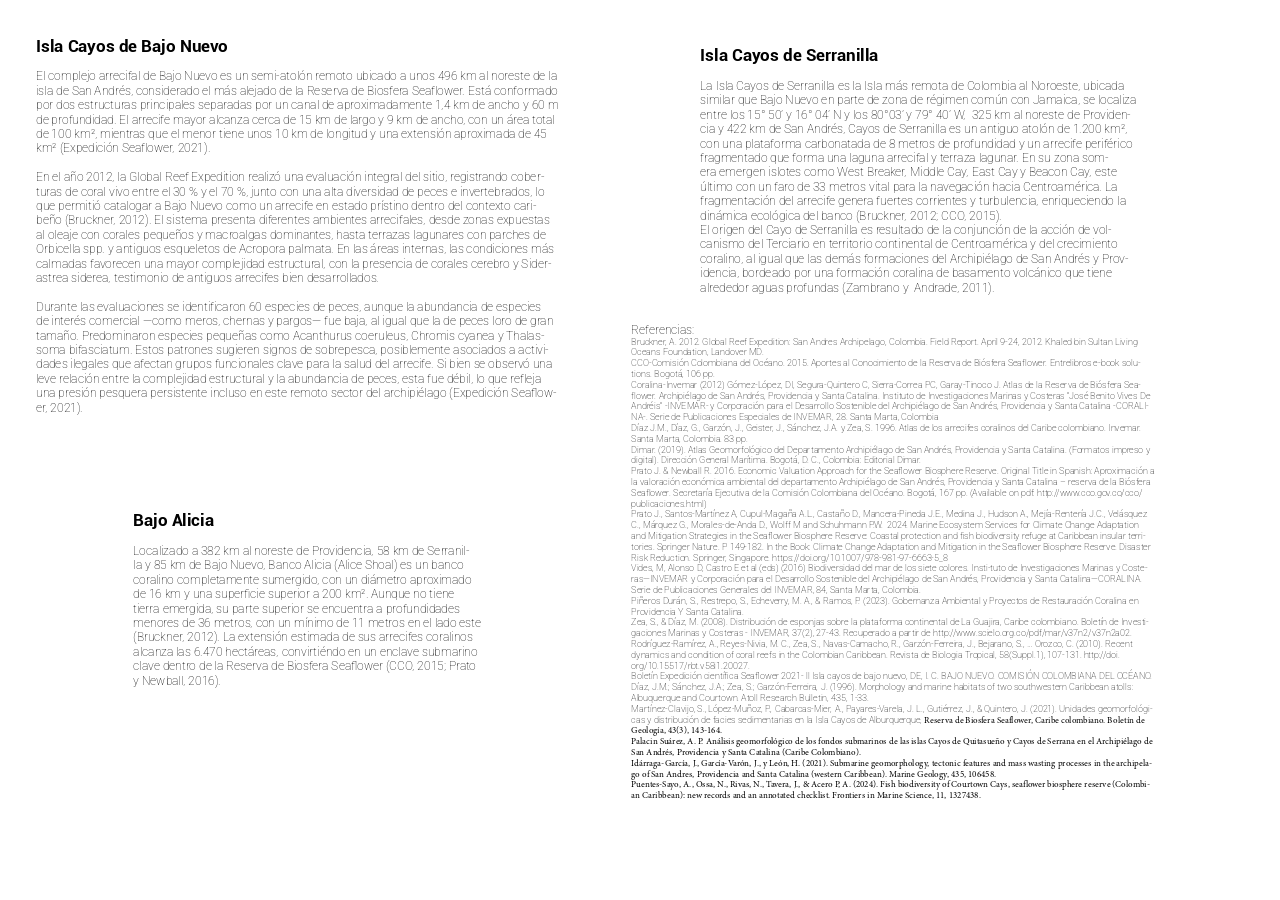
<file: publication-web-resources/html/publication-5.html>
<!DOCTYPE html>
<html xmlns="http://www.w3.org/1999/xhtml" lang="en-US">
	<head>
		<meta charset="utf-8" />
		<title>publication-5</title>
		<link href="../css/idGeneratedStyles.css" rel="stylesheet" type="text/css" />
		<script src="../script/idGeneratedScript.js" type="text/javascript"></script>
	</head>
	<body id="publication-5" style="width:1190px;height:842px;background-color:transparent;">
		<div style="position:absolute;overflow:hidden;left:0px;top:0px;-webkit-transform:translate(0.00px,0.00px);-ms-transform:translate(0.00px,0.00px);transform:translate(0.00px,0.00px);width:596.28px;height:841.89px;background-color:white">
			<div id="_idContainer026" class="Marco-de-texto-b-sico">
				<div style="width:0px;height:0px;position:absolute;top:0px;left:0px;-webkit-transform-origin: 0% 0%; -webkit-transform: translate(0px,6.28px) rotate(0deg) scale(0.05);transform-origin: 0% 0%; transform: translate(0px,6.28px) rotate(0deg) scale(0.05);">
					<p class="P-rrafo-b-sico ParaOverride-1"><span id="_idTextSpan3071" class="CharOverride-12" style="position:absolute;top:-31.21px;left:0px;">Isla </span><span id="_idTextSpan3072" class="CharOverride-12" style="position:absolute;top:-31.21px;left:633.18px;letter-spacing:-0.83px;">Cayos </span><span id="_idTextSpan3073" class="CharOverride-12" style="position:absolute;top:-31.21px;left:1652.69px;">de </span><span id="_idTextSpan3074" class="CharOverride-12" style="position:absolute;top:-31.21px;left:2107.07px;">Bajo </span><span id="_idTextSpan3075" class="CharOverride-12" style="position:absolute;top:-31.21px;left:2873.07px;letter-spacing:-0.93px;">Nuevo</span></p>
					<p class="P-rrafo-b-sico ParaOverride-1"><span id="_idTextSpan3076" class="CharOverride-8" style="position:absolute;top:628.97px;left:0px;">El </span><span id="_idTextSpan3077" class="CharOverride-8" style="position:absolute;top:628.97px;left:243.52px;">complejo </span><span id="_idTextSpan3078" class="CharOverride-8" style="position:absolute;top:628.97px;left:1255.9px;letter-spacing:-0.22px;">arrecifal </span><span id="_idTextSpan3079" class="CharOverride-8" style="position:absolute;top:628.97px;left:2142.19px;">de </span><span id="_idTextSpan3080" class="CharOverride-8" style="position:absolute;top:628.97px;left:2451.91px;">Bajo </span><span id="_idTextSpan3081" class="CharOverride-8" style="position:absolute;top:628.97px;left:2964.96px;letter-spacing:-0.55px;">Nuevo </span><span id="_idTextSpan3082" class="CharOverride-8" style="position:absolute;top:628.97px;left:3687.89px;">es </span><span id="_idTextSpan3083" class="CharOverride-8" style="position:absolute;top:628.97px;left:3985.66px;">un </span><span id="_idTextSpan3084" class="CharOverride-8" style="position:absolute;top:628.97px;left:4305.82px;letter-spacing:-0.2px;">semi-atolón </span><span id="_idTextSpan3085" class="CharOverride-8" style="position:absolute;top:628.97px;left:5584.57px;letter-spacing:-0.65px;">remoto </span><span id="_idTextSpan3086" class="CharOverride-8" style="position:absolute;top:628.97px;left:6393.87px;">ubicado </span><span id="_idTextSpan3087" class="CharOverride-8" style="position:absolute;top:628.97px;left:7275.35px;">a </span><span id="_idTextSpan3088" class="CharOverride-8" style="position:absolute;top:628.97px;left:7459.45px;">unos </span><span id="_idTextSpan3089" class="CharOverride-8" style="position:absolute;top:628.97px;left:8031.09px;">496 </span><span id="_idTextSpan3090" class="CharOverride-8" style="position:absolute;top:628.97px;left:8482.62px;">km </span><span id="_idTextSpan3091" class="CharOverride-8" style="position:absolute;top:628.97px;left:8868.75px;">al </span><span id="_idTextSpan3092" class="CharOverride-8" style="position:absolute;top:628.97px;left:9102.3px;letter-spacing:-0.28px;">noreste </span><span id="_idTextSpan3093" class="CharOverride-8" style="position:absolute;top:628.97px;left:9938.44px;">de </span><span id="_idTextSpan3094" class="CharOverride-8" style="position:absolute;top:628.97px;left:10248.16px;">la </span><span id="_idTextSpan3095" class="CharOverride-8" style="position:absolute;top:916.97px;left:0px;">isla </span><span id="_idTextSpan3096" class="CharOverride-8" style="position:absolute;top:916.97px;left:402.42px;">de </span><span id="_idTextSpan3097" class="CharOverride-8" style="position:absolute;top:916.97px;left:712.15px;">San </span><span id="_idTextSpan3098" class="CharOverride-8" style="position:absolute;top:916.97px;left:1169.53px;letter-spacing:-0.28px;">Andrés, </span><span id="_idTextSpan3099" class="CharOverride-8" style="position:absolute;top:916.97px;left:1996.29px;letter-spacing:-0.39px;">considerado </span><span id="_idTextSpan3100" class="CharOverride-8" style="position:absolute;top:916.97px;left:3325.78px;">el </span><span id="_idTextSpan3101" class="CharOverride-8" style="position:absolute;top:916.97px;left:3553.59px;">más </span><span id="_idTextSpan3102" class="CharOverride-8" style="position:absolute;top:916.97px;left:4072.27px;">alejado </span><span id="_idTextSpan3103" class="CharOverride-8" style="position:absolute;top:916.97px;left:4869.02px;">de </span><span id="_idTextSpan3104" class="CharOverride-8" style="position:absolute;top:916.97px;left:5178.75px;">la </span><span id="_idTextSpan3105" class="CharOverride-8" style="position:absolute;top:916.97px;left:5412.3px;letter-spacing:0.04px;">Reserva </span><span id="_idTextSpan3106" class="CharOverride-8" style="position:absolute;top:916.97px;left:6309.96px;">de </span><span id="_idTextSpan3107" class="CharOverride-8" style="position:absolute;top:916.97px;left:6619.69px;letter-spacing:-0.83px;">Biosfera </span><span id="_idTextSpan3108" class="CharOverride-8" style="position:absolute;top:916.97px;left:7518.75px;text-rendering:optimizeLegibility;letter-spacing:-1.31px;">Seaflower. </span><span id="_idTextSpan3109" class="CharOverride-8" style="position:absolute;top:916.97px;left:8642.7px;">Está </span><span id="_idTextSpan3110" class="CharOverride-8" style="position:absolute;top:916.97px;left:9158.79px;">conformado </span><span id="_idTextSpan3111" class="CharOverride-8" style="position:absolute;top:1204.97px;left:0px;">por </span><span id="_idTextSpan3112" class="CharOverride-8" style="position:absolute;top:1204.97px;left:401.13px;">dos </span><span id="_idTextSpan3113" class="CharOverride-8" style="position:absolute;top:1204.97px;left:841.41px;letter-spacing:-0.39px;">estructuras </span><span id="_idTextSpan3114" class="CharOverride-8" style="position:absolute;top:1204.97px;left:2077.5px;">principales </span><span id="_idTextSpan3115" class="CharOverride-8" style="position:absolute;top:1204.97px;left:3246.45px;letter-spacing:-0.47px;">separadas </span><span id="_idTextSpan3116" class="CharOverride-8" style="position:absolute;top:1204.97px;left:4381.99px;">por </span><span id="_idTextSpan3117" class="CharOverride-8" style="position:absolute;top:1204.97px;left:4783.13px;">un </span><span id="_idTextSpan3118" class="CharOverride-8" style="position:absolute;top:1204.97px;left:5103.28px;">canal </span><span id="_idTextSpan3119" class="CharOverride-8" style="position:absolute;top:1204.97px;left:5716.64px;">de </span><span id="_idTextSpan3120" class="CharOverride-8" style="position:absolute;top:1204.97px;left:6026.37px;letter-spacing:-0.3px;">aproximadamente </span><span id="_idTextSpan3121" class="CharOverride-8" style="position:absolute;top:1204.97px;left:7977.66px;">1,4 </span><span id="_idTextSpan3122" class="CharOverride-8" style="position:absolute;top:1204.97px;left:8342.7px;">km </span><span id="_idTextSpan3123" class="CharOverride-8" style="position:absolute;top:1204.97px;left:8728.83px;">de </span><span id="_idTextSpan3124" class="CharOverride-8" style="position:absolute;top:1204.97px;left:9038.55px;">ancho </span><span id="_idTextSpan3125" class="CharOverride-8" style="position:absolute;top:1204.97px;left:9739.22px;">y </span><span id="_idTextSpan3126" class="CharOverride-8" style="position:absolute;top:1204.97px;left:9911.25px;">60 </span><span id="_idTextSpan3127" class="CharOverride-8" style="position:absolute;top:1204.97px;left:10231.41px;">m </span><span id="_idTextSpan3128" class="CharOverride-8" style="position:absolute;top:1492.97px;left:0px;">de </span><span id="_idTextSpan3129" class="CharOverride-8" style="position:absolute;top:1492.97px;left:309.73px;letter-spacing:-0.18px;">profundidad. </span><span id="_idTextSpan3130" class="CharOverride-8" style="position:absolute;top:1492.97px;left:1668.52px;">El </span><span id="_idTextSpan3131" class="CharOverride-8" style="position:absolute;top:1492.97px;left:1912.03px;letter-spacing:-0.56px;">arrecife </span><span id="_idTextSpan3132" class="CharOverride-8" style="position:absolute;top:1492.97px;left:2740.31px;letter-spacing:-0.59px;">mayor </span><span id="_idTextSpan3133" class="CharOverride-8" style="position:absolute;top:1492.97px;left:3463.01px;">alcanza </span><span id="_idTextSpan3134" class="CharOverride-8" style="position:absolute;top:1492.97px;left:4317.66px;letter-spacing:-0.37px;">cerca </span><span id="_idTextSpan3135" class="CharOverride-8" style="position:absolute;top:1492.97px;left:4944.26px;">de </span><span id="_idTextSpan3136" class="CharOverride-8" style="position:absolute;top:1492.97px;left:5253.98px;">15 </span><span id="_idTextSpan3137" class="CharOverride-8" style="position:absolute;top:1492.97px;left:5574.14px;">km </span><span id="_idTextSpan3138" class="CharOverride-8" style="position:absolute;top:1492.97px;left:5960.27px;">de </span><span id="_idTextSpan3139" class="CharOverride-8" style="position:absolute;top:1492.97px;left:6270px;letter-spacing:-0.37px;">largo </span><span id="_idTextSpan3140" class="CharOverride-8" style="position:absolute;top:1492.97px;left:6845.27px;">y </span><span id="_idTextSpan3141" class="CharOverride-8" style="position:absolute;top:1492.97px;left:7017.3px;">9 </span><span id="_idTextSpan3142" class="CharOverride-8" style="position:absolute;top:1492.97px;left:7206.09px;">km </span><span id="_idTextSpan3143" class="CharOverride-8" style="position:absolute;top:1492.97px;left:7592.23px;">de </span><span id="_idTextSpan3144" class="CharOverride-8" style="position:absolute;top:1492.97px;left:7901.95px;">ancho, </span><span id="_idTextSpan3145" class="CharOverride-8" style="position:absolute;top:1492.97px;left:8647.5px;">con </span><span id="_idTextSpan3146" class="CharOverride-8" style="position:absolute;top:1492.97px;left:9090.12px;">un </span><span id="_idTextSpan3147" class="CharOverride-8" style="position:absolute;top:1492.97px;left:9410.27px;letter-spacing:-0.45px;">área </span><span id="_idTextSpan3148" class="CharOverride-8" style="position:absolute;top:1492.97px;left:9920.04px;letter-spacing:-0.39px;">total </span><span id="_idTextSpan3149" class="CharOverride-8" style="position:absolute;top:1780.97px;left:0px;">de </span><span id="_idTextSpan3150" class="CharOverride-8" style="position:absolute;top:1780.97px;left:309.73px;">100 </span><span id="_idTextSpan3151" class="CharOverride-8" style="position:absolute;top:1780.97px;left:761.25px;">km², </span><span id="_idTextSpan3152" class="CharOverride-8" style="position:absolute;top:1780.97px;left:1277.58px;letter-spacing:-0.52px;">mientras </span><span id="_idTextSpan3153" class="CharOverride-8" style="position:absolute;top:1780.97px;left:2249.53px;">que </span><span id="_idTextSpan3154" class="CharOverride-8" style="position:absolute;top:1780.97px;left:2690.63px;">el </span><span id="_idTextSpan3155" class="CharOverride-8" style="position:absolute;top:1780.97px;left:2918.44px;">menor </span><span id="_idTextSpan3156" class="CharOverride-8" style="position:absolute;top:1780.97px;left:3655.66px;">tiene </span><span id="_idTextSpan3157" class="CharOverride-8" style="position:absolute;top:1780.97px;left:4211.72px;">unos </span><span id="_idTextSpan3158" class="CharOverride-8" style="position:absolute;top:1780.97px;left:4783.36px;">10 </span><span id="_idTextSpan3159" class="CharOverride-8" style="position:absolute;top:1780.97px;left:5103.52px;">km </span><span id="_idTextSpan3160" class="CharOverride-8" style="position:absolute;top:1780.97px;left:5489.65px;">de </span><span id="_idTextSpan3161" class="CharOverride-8" style="position:absolute;top:1780.97px;left:5799.38px;">longitud </span><span id="_idTextSpan3162" class="CharOverride-8" style="position:absolute;top:1780.97px;left:6689.41px;">y </span><span id="_idTextSpan3163" class="CharOverride-8" style="position:absolute;top:1780.97px;left:6861.45px;">una </span><span id="_idTextSpan3164" class="CharOverride-8" style="position:absolute;top:1780.97px;left:7308.28px;">extensión </span><span id="_idTextSpan3165" class="CharOverride-8" style="position:absolute;top:1780.97px;left:8361.8px;letter-spacing:-0.44px;">aproximada </span><span id="_idTextSpan3166" class="CharOverride-8" style="position:absolute;top:1780.97px;left:9648.75px;">de </span><span id="_idTextSpan3167" class="CharOverride-8" style="position:absolute;top:1780.97px;left:9958.48px;">45 </span><span id="_idTextSpan3168" class="CharOverride-8" style="position:absolute;top:2068.97px;left:0px;">km² </span><span id="_idTextSpan3169" class="CharOverride-8" style="position:absolute;top:2068.97px;left:471.45px;">(Expedición </span><span id="_idTextSpan3170" class="CharOverride-8" style="position:absolute;top:2068.97px;left:1719.02px;text-rendering:optimizeLegibility;letter-spacing:-1.31px;">Seaflower, </span><span id="_idTextSpan3171" class="CharOverride-8" style="position:absolute;top:2068.97px;left:2836.41px;">2021).</span></p>
					<p class="P-rrafo-b-sico ParaOverride-1"><span id="_idTextSpan3172" class="CharOverride-8" style="position:absolute;top:2644.97px;left:0px;">En </span><span id="_idTextSpan3173" class="CharOverride-8" style="position:absolute;top:2644.97px;left:325.43px;">el </span><span id="_idTextSpan3174" class="CharOverride-8" style="position:absolute;top:2644.97px;left:553.24px;">año </span><span id="_idTextSpan3175" class="CharOverride-8" style="position:absolute;top:2644.97px;left:1000.78px;">2012, </span><span id="_idTextSpan3176" class="CharOverride-8" style="position:absolute;top:2644.97px;left:1628.55px;">la </span><span id="_idTextSpan3177" class="CharOverride-8" style="position:absolute;top:2644.97px;left:1862.11px;">Global </span><span id="_idTextSpan3178" class="CharOverride-8" style="position:absolute;top:2644.97px;left:2573.32px;">Reef </span><span id="_idTextSpan3179" class="CharOverride-8" style="position:absolute;top:2644.97px;left:3105.23px;">Expedition </span><span id="_idTextSpan3180" class="CharOverride-8" style="position:absolute;top:2644.97px;left:4235.86px;letter-spacing:-0.51px;">realizó </span><span id="_idTextSpan3181" class="CharOverride-8" style="position:absolute;top:2644.97px;left:4962.66px;">una </span><span id="_idTextSpan3182" class="CharOverride-8" style="position:absolute;top:2644.97px;left:5409.49px;letter-spacing:-0.3px;">evaluación </span><span id="_idTextSpan3183" class="CharOverride-8" style="position:absolute;top:2644.97px;left:6568.01px;letter-spacing:-0.52px;">integral </span><span id="_idTextSpan3184" class="CharOverride-8" style="position:absolute;top:2644.97px;left:7386.45px;">del </span><span id="_idTextSpan3185" class="CharOverride-8" style="position:absolute;top:2644.97px;left:7745.63px;">sitio, </span><span id="_idTextSpan3186" class="CharOverride-8" style="position:absolute;top:2644.97px;left:8274.26px;letter-spacing:-0.58px;">registrando </span><span id="_idTextSpan3187" class="CharOverride-8" style="position:absolute;top:2644.97px;left:9504.14px;">cober-</span><span id="_idTextSpan3188" class="CharOverride-8" style="position:absolute;top:2932.97px;left:0px;letter-spacing:-0.78px;">turas </span><span id="_idTextSpan3189" class="CharOverride-8" style="position:absolute;top:2932.97px;left:586.41px;">de </span><span id="_idTextSpan3190" class="CharOverride-8" style="position:absolute;top:2932.97px;left:896.13px;letter-spacing:-0.78px;">coral </span><span id="_idTextSpan3191" class="CharOverride-8" style="position:absolute;top:2932.97px;left:1459.1px;letter-spacing:-0.35px;">vivo </span><span id="_idTextSpan3192" class="CharOverride-8" style="position:absolute;top:2932.97px;left:1925.51px;letter-spacing:-0.37px;">entre </span><span id="_idTextSpan3193" class="CharOverride-8" style="position:absolute;top:2932.97px;left:2510.16px;">el </span><span id="_idTextSpan3194" class="CharOverride-8" style="position:absolute;top:2932.97px;left:2737.97px;">30 </span><span id="_idTextSpan3195" class="CharOverride-8" style="position:absolute;top:2932.97px;left:3058.13px;">% </span><span id="_idTextSpan3196" class="CharOverride-8" style="position:absolute;top:2932.97px;left:3294.49px;">y </span><span id="_idTextSpan3197" class="CharOverride-8" style="position:absolute;top:2932.97px;left:3466.52px;">el </span><span id="_idTextSpan3198" class="CharOverride-8" style="position:absolute;top:2932.97px;left:3694.34px;">70 </span><span id="_idTextSpan3199" class="CharOverride-8" style="position:absolute;top:2932.97px;left:4014.49px;">%, </span><span id="_idTextSpan3200" class="CharOverride-8" style="position:absolute;top:2932.97px;left:4295.74px;letter-spacing:-0.39px;">junto </span><span id="_idTextSpan3201" class="CharOverride-8" style="position:absolute;top:2932.97px;left:4873.71px;">con </span><span id="_idTextSpan3202" class="CharOverride-8" style="position:absolute;top:2932.97px;left:5316.33px;">una </span><span id="_idTextSpan3203" class="CharOverride-8" style="position:absolute;top:2932.97px;left:5763.16px;">alta </span><span id="_idTextSpan3204" class="CharOverride-8" style="position:absolute;top:2932.97px;left:6199.34px;letter-spacing:-0.14px;">diversidad </span><span id="_idTextSpan3205" class="CharOverride-8" style="position:absolute;top:2932.97px;left:7310.16px;">de </span><span id="_idTextSpan3206" class="CharOverride-8" style="position:absolute;top:2932.97px;left:7619.88px;">peces </span><span id="_idTextSpan3207" class="CharOverride-8" style="position:absolute;top:2932.97px;left:8291.72px;">e </span><span id="_idTextSpan3208" class="CharOverride-8" style="position:absolute;top:2932.97px;left:8470.08px;letter-spacing:-0.02px;">invertebrados, </span><span id="_idTextSpan3209" class="CharOverride-8" style="position:absolute;top:2932.97px;left:9986.72px;">lo </span><span id="_idTextSpan3210" class="CharOverride-8" style="position:absolute;top:3220.97px;left:0px;">que </span><span id="_idTextSpan3211" class="CharOverride-8" style="position:absolute;top:3220.97px;left:441.09px;">permitió </span><span id="_idTextSpan3212" class="CharOverride-8" style="position:absolute;top:3220.97px;left:1353.16px;">catalogar </span><span id="_idTextSpan3213" class="CharOverride-8" style="position:absolute;top:3220.97px;left:2381.72px;">a </span><span id="_idTextSpan3214" class="CharOverride-8" style="position:absolute;top:3220.97px;left:2565.82px;">Bajo </span><span id="_idTextSpan3215" class="CharOverride-8" style="position:absolute;top:3220.97px;left:3078.87px;letter-spacing:-0.55px;">Nuevo </span><span id="_idTextSpan3216" class="CharOverride-8" style="position:absolute;top:3220.97px;left:3801.8px;">como </span><span id="_idTextSpan3217" class="CharOverride-8" style="position:absolute;top:3220.97px;left:4460.27px;">un </span><span id="_idTextSpan3218" class="CharOverride-8" style="position:absolute;top:3220.97px;left:4780.43px;letter-spacing:-0.56px;">arrecife </span><span id="_idTextSpan3219" class="CharOverride-8" style="position:absolute;top:3220.97px;left:5608.71px;">en </span><span id="_idTextSpan3220" class="CharOverride-8" style="position:absolute;top:3220.97px;left:5918.44px;">estado </span><span id="_idTextSpan3221" class="CharOverride-8" style="position:absolute;top:3220.97px;left:6682.27px;">prístino </span><span id="_idTextSpan3222" class="CharOverride-8" style="position:absolute;top:3220.97px;left:7507.15px;letter-spacing:-0.33px;">dentro </span><span id="_idTextSpan3223" class="CharOverride-8" style="position:absolute;top:3220.97px;left:8234.18px;">del </span><span id="_idTextSpan3224" class="CharOverride-8" style="position:absolute;top:3220.97px;left:8593.36px;letter-spacing:-0.26px;">contexto </span><span id="_idTextSpan3225" class="CharOverride-8" style="position:absolute;top:3220.97px;left:9553.13px;">cari-</span><span id="_idTextSpan3226" class="CharOverride-8" style="position:absolute;top:3508.97px;left:0px;">beño </span><span id="_idTextSpan3227" class="CharOverride-8" style="position:absolute;top:3508.97px;left:573.16px;letter-spacing:-1.31px;">(Bruckner, </span><span id="_idTextSpan3228" class="CharOverride-8" style="position:absolute;top:3508.97px;left:1656.45px;">2012). </span><span id="_idTextSpan3229" class="CharOverride-8" style="position:absolute;top:3508.97px;left:2363.79px;">El </span><span id="_idTextSpan3230" class="CharOverride-8" style="position:absolute;top:3508.97px;left:2607.3px;">sistema </span><span id="_idTextSpan3231" class="CharOverride-8" style="position:absolute;top:3508.97px;left:3491.72px;letter-spacing:-0.25px;">presenta </span><span id="_idTextSpan3232" class="CharOverride-8" style="position:absolute;top:3508.97px;left:4453.83px;letter-spacing:-0.46px;">diferentes </span><span id="_idTextSpan3233" class="CharOverride-8" style="position:absolute;top:3508.97px;left:5532.42px;">ambientes </span><span id="_idTextSpan3234" class="CharOverride-8" style="position:absolute;top:3508.97px;left:6681.09px;letter-spacing:-0.17px;">arrecifales, </span><span id="_idTextSpan3235" class="CharOverride-8" style="position:absolute;top:3508.97px;left:7852.62px;">desde </span><span id="_idTextSpan3236" class="CharOverride-8" style="position:absolute;top:3508.97px;left:8534.06px;letter-spacing:-0.31px;">zonas </span><span id="_idTextSpan3237" class="CharOverride-8" style="position:absolute;top:3508.97px;left:9213.75px;">expuestas </span><span id="_idTextSpan3238" class="CharOverride-8" style="position:absolute;top:3796.97px;left:0px;">al </span><span id="_idTextSpan3239" class="CharOverride-8" style="position:absolute;top:3796.97px;left:233.55px;">oleaje </span><span id="_idTextSpan3240" class="CharOverride-8" style="position:absolute;top:3796.97px;left:893.2px;">con </span><span id="_idTextSpan3241" class="CharOverride-8" style="position:absolute;top:3796.97px;left:1335.82px;letter-spacing:-0.59px;">corales </span><span id="_idTextSpan3242" class="CharOverride-8" style="position:absolute;top:3796.97px;left:2139.14px;">pequeños </span><span id="_idTextSpan3243" class="CharOverride-8" style="position:absolute;top:3796.97px;left:3215.39px;">y </span><span id="_idTextSpan3244" class="CharOverride-8" style="position:absolute;top:3796.97px;left:3387.42px;letter-spacing:-0.21px;">macroalgas </span><span id="_idTextSpan3245" class="CharOverride-8" style="position:absolute;top:3796.97px;left:4672.27px;">dominantes, </span><span id="_idTextSpan3246" class="CharOverride-8" style="position:absolute;top:3796.97px;left:6008.32px;">hasta </span><span id="_idTextSpan3247" class="CharOverride-8" style="position:absolute;top:3796.97px;left:6645.82px;letter-spacing:-0.52px;">terrazas </span><span id="_idTextSpan3248" class="CharOverride-8" style="position:absolute;top:3796.97px;left:7543.36px;letter-spacing:-0.22px;">lagunares </span><span id="_idTextSpan3249" class="CharOverride-8" style="position:absolute;top:3796.97px;left:8616.33px;">con </span><span id="_idTextSpan3250" class="CharOverride-8" style="position:absolute;top:3796.97px;left:9058.95px;letter-spacing:-0.28px;">parches </span><span id="_idTextSpan3251" class="CharOverride-8" style="position:absolute;top:3796.97px;left:9945.94px;">de </span><span id="_idTextSpan3252" class="CharOverride-8" style="position:absolute;top:4084.97px;left:0px;">Orbicella </span><span id="_idTextSpan3253" class="CharOverride-8" style="position:absolute;top:4084.97px;left:946.64px;">spp. </span><span id="_idTextSpan3254" class="CharOverride-8" style="position:absolute;top:4084.97px;left:1437.66px;">y </span><span id="_idTextSpan3255" class="CharOverride-8" style="position:absolute;top:4084.97px;left:1609.69px;">antiguos </span><span id="_idTextSpan3256" class="CharOverride-8" style="position:absolute;top:4084.97px;left:2565px;letter-spacing:-0.21px;">esqueletos </span><span id="_idTextSpan3257" class="CharOverride-8" style="position:absolute;top:4084.97px;left:3741.91px;">de </span><span id="_idTextSpan3258" class="CharOverride-8" style="position:absolute;top:4084.97px;left:4051.64px;letter-spacing:-0.78px;">Acropora </span><span id="_idTextSpan3259" class="CharOverride-8" style="position:absolute;top:4084.97px;left:5049.84px;">palmata. </span><span id="_idTextSpan3260" class="CharOverride-8" style="position:absolute;top:4084.97px;left:6010.66px;">En </span><span id="_idTextSpan3261" class="CharOverride-8" style="position:absolute;top:4084.97px;left:6336.09px;">las </span><span id="_idTextSpan3262" class="CharOverride-8" style="position:absolute;top:4084.97px;left:6689.06px;letter-spacing:-0.37px;">áreas </span><span id="_idTextSpan3263" class="CharOverride-8" style="position:absolute;top:4084.97px;left:7318.24px;">internas, </span><span id="_idTextSpan3264" class="CharOverride-8" style="position:absolute;top:4084.97px;left:8255.98px;">las </span><span id="_idTextSpan3265" class="CharOverride-8" style="position:absolute;top:4084.97px;left:8608.95px;">condiciones </span><span id="_idTextSpan3266" class="CharOverride-8" style="position:absolute;top:4084.97px;left:9907.38px;">más </span><span id="_idTextSpan3267" class="CharOverride-8" style="position:absolute;top:4372.97px;left:0px;">calmadas </span><span id="_idTextSpan3268" class="CharOverride-8" style="position:absolute;top:4372.97px;left:1074.61px;letter-spacing:-0.57px;">favorecen </span><span id="_idTextSpan3269" class="CharOverride-8" style="position:absolute;top:4372.97px;left:2150.51px;">una </span><span id="_idTextSpan3270" class="CharOverride-8" style="position:absolute;top:4372.97px;left:2597.34px;letter-spacing:-0.59px;">mayor </span><span id="_idTextSpan3271" class="CharOverride-8" style="position:absolute;top:4372.97px;left:3320.04px;">complejidad </span><span id="_idTextSpan3272" class="CharOverride-8" style="position:absolute;top:4372.97px;left:4639.22px;letter-spacing:-0.36px;">estructural, </span><span id="_idTextSpan3273" class="CharOverride-8" style="position:absolute;top:4372.97px;left:5850.23px;">con </span><span id="_idTextSpan3274" class="CharOverride-8" style="position:absolute;top:4372.97px;left:6292.85px;">la </span><span id="_idTextSpan3275" class="CharOverride-8" style="position:absolute;top:4372.97px;left:6526.41px;letter-spacing:-0.22px;">presencia </span><span id="_idTextSpan3276" class="CharOverride-8" style="position:absolute;top:4372.97px;left:7583.79px;">de </span><span id="_idTextSpan3277" class="CharOverride-8" style="position:absolute;top:4372.97px;left:7893.52px;letter-spacing:-0.59px;">corales </span><span id="_idTextSpan3278" class="CharOverride-8" style="position:absolute;top:4372.97px;left:8696.84px;letter-spacing:-0.57px;">cerebro </span><span id="_idTextSpan3279" class="CharOverride-8" style="position:absolute;top:4372.97px;left:9537.3px;">y </span><span id="_idTextSpan3280" class="CharOverride-8" style="position:absolute;top:4372.97px;left:9709.34px;">Sider-</span><span id="_idTextSpan3281" class="CharOverride-8" style="position:absolute;top:4660.97px;left:0px;letter-spacing:-0.32px;">astrea </span><span id="_idTextSpan3282" class="CharOverride-8" style="position:absolute;top:4660.97px;left:705.12px;letter-spacing:-0.25px;">siderea, </span><span id="_idTextSpan3283" class="CharOverride-8" style="position:absolute;top:4660.97px;left:1554.26px;">testimonio </span><span id="_idTextSpan3284" class="CharOverride-8" style="position:absolute;top:4660.97px;left:2713.48px;">de </span><span id="_idTextSpan3285" class="CharOverride-8" style="position:absolute;top:4660.97px;left:3023.2px;">antiguos </span><span id="_idTextSpan3286" class="CharOverride-8" style="position:absolute;top:4660.97px;left:3978.52px;letter-spacing:-0.5px;">arrecifes </span><span id="_idTextSpan3287" class="CharOverride-8" style="position:absolute;top:4660.97px;left:4926.21px;">bien </span><span id="_idTextSpan3288" class="CharOverride-8" style="position:absolute;top:4660.97px;left:5416.76px;letter-spacing:-0.17px;">desarrollados.</span></p>
					<p class="P-rrafo-b-sico ParaOverride-1"><span id="_idTextSpan3289" class="CharOverride-8" style="position:absolute;top:5236.97px;left:0px;letter-spacing:-0.59px;">Durante </span><span id="_idTextSpan3290" class="CharOverride-8" style="position:absolute;top:5236.97px;left:876.33px;">las </span><span id="_idTextSpan3291" class="CharOverride-8" style="position:absolute;top:5236.97px;left:1229.3px;letter-spacing:-0.25px;">evaluaciones </span><span id="_idTextSpan3292" class="CharOverride-8" style="position:absolute;top:5236.97px;left:2628.16px;">se </span><span id="_idTextSpan3293" class="CharOverride-8" style="position:absolute;top:5236.97px;left:2925.94px;text-rendering:optimizeLegibility;letter-spacing:-0.17px;">identificaron </span><span id="_idTextSpan3294" class="CharOverride-8" style="position:absolute;top:5236.97px;left:4256.72px;">60 </span><span id="_idTextSpan3295" class="CharOverride-8" style="position:absolute;top:5236.97px;left:4576.88px;">especies </span><span id="_idTextSpan3296" class="CharOverride-8" style="position:absolute;top:5236.97px;left:5538.52px;">de </span><span id="_idTextSpan3297" class="CharOverride-8" style="position:absolute;top:5236.97px;left:5848.24px;">peces, </span><span id="_idTextSpan3298" class="CharOverride-8" style="position:absolute;top:5236.97px;left:6564.96px;">aunque </span><span id="_idTextSpan3299" class="CharOverride-8" style="position:absolute;top:5236.97px;left:7395.47px;">la </span><span id="_idTextSpan3300" class="CharOverride-8" style="position:absolute;top:5236.97px;left:7629.02px;">abundancia </span><span id="_idTextSpan3301" class="CharOverride-8" style="position:absolute;top:5236.97px;left:8894.53px;">de </span><span id="_idTextSpan3302" class="CharOverride-8" style="position:absolute;top:5236.97px;left:9204.26px;">especies </span><span id="_idTextSpan3303" class="CharOverride-8" style="position:absolute;top:5524.97px;left:0px;">de </span><span id="_idTextSpan3304" class="CharOverride-8" style="position:absolute;top:5524.97px;left:309.73px;letter-spacing:-0.28px;">interés </span><span id="_idTextSpan3305" class="CharOverride-8" style="position:absolute;top:5524.97px;left:1063.24px;letter-spacing:-0.22px;">comercial </span><span id="_idTextSpan3306" class="CharOverride-8" style="position:absolute;top:5524.97px;left:2135.98px;">—como </span><span id="_idTextSpan3307" class="CharOverride-8" style="position:absolute;top:5524.97px;left:2977.38px;letter-spacing:-0.33px;">meros, </span><span id="_idTextSpan3308" class="CharOverride-8" style="position:absolute;top:5524.97px;left:3745.2px;">chernas </span><span id="_idTextSpan3309" class="CharOverride-8" style="position:absolute;top:5524.97px;left:4634.41px;">y </span><span id="_idTextSpan3310" class="CharOverride-8" style="position:absolute;top:5524.97px;left:4806.45px;letter-spacing:-0.28px;">pargos— </span><span id="_idTextSpan3311" class="CharOverride-8" style="position:absolute;top:5524.97px;left:5765.98px;">fue </span><span id="_idTextSpan3312" class="CharOverride-8" style="position:absolute;top:5524.97px;left:6151.29px;">baja, </span><span id="_idTextSpan3313" class="CharOverride-8" style="position:absolute;top:5524.97px;left:6690.47px;">al </span><span id="_idTextSpan3314" class="CharOverride-8" style="position:absolute;top:5524.97px;left:6924.02px;">igual </span><span id="_idTextSpan3315" class="CharOverride-8" style="position:absolute;top:5524.97px;left:7470px;">que </span><span id="_idTextSpan3316" class="CharOverride-8" style="position:absolute;top:5524.97px;left:7911.09px;">la </span><span id="_idTextSpan3317" class="CharOverride-8" style="position:absolute;top:5524.97px;left:8144.65px;">de </span><span id="_idTextSpan3318" class="CharOverride-8" style="position:absolute;top:5524.97px;left:8454.38px;">peces </span><span id="_idTextSpan3319" class="CharOverride-8" style="position:absolute;top:5524.97px;left:9126.21px;letter-spacing:-0.47px;">loro </span><span id="_idTextSpan3320" class="CharOverride-8" style="position:absolute;top:5524.97px;left:9575.16px;">de </span><span id="_idTextSpan3321" class="CharOverride-8" style="position:absolute;top:5524.97px;left:9884.88px;letter-spacing:-0.94px;">gran </span><span id="_idTextSpan3322" class="CharOverride-8" style="position:absolute;top:5812.97px;left:0px;">tamaño. </span><span id="_idTextSpan3323" class="CharOverride-8" style="position:absolute;top:5812.97px;left:916.76px;letter-spacing:-0.35px;">Predominaron </span><span id="_idTextSpan3324" class="CharOverride-8" style="position:absolute;top:5812.97px;left:2444.77px;">especies </span><span id="_idTextSpan3325" class="CharOverride-8" style="position:absolute;top:5812.97px;left:3406.41px;">pequeñas </span><span id="_idTextSpan3326" class="CharOverride-8" style="position:absolute;top:5812.97px;left:4477.27px;">como </span><span id="_idTextSpan3327" class="CharOverride-8" style="position:absolute;top:5812.97px;left:5135.74px;">Acanthurus </span><span id="_idTextSpan3328" class="CharOverride-8" style="position:absolute;top:5812.97px;left:6386.02px;">coeruleus, </span><span id="_idTextSpan3329" class="CharOverride-8" style="position:absolute;top:5812.97px;left:7495.9px;letter-spacing:-0.29px;">Chromis </span><span id="_idTextSpan3330" class="CharOverride-8" style="position:absolute;top:5812.97px;left:8434.22px;letter-spacing:-0.25px;">cyanea </span><span id="_idTextSpan3331" class="CharOverride-8" style="position:absolute;top:5812.97px;left:9231.91px;">y </span><span id="_idTextSpan3332" class="CharOverride-8" style="position:absolute;top:5812.97px;left:9399.26px;">Thalas-</span><span id="_idTextSpan3333" class="CharOverride-8" style="position:absolute;top:6100.97px;left:0px;">soma </span><span id="_idTextSpan3334" class="CharOverride-8" style="position:absolute;top:6100.97px;left:650.74px;">bifasciatum. </span><span id="_idTextSpan3335" class="CharOverride-8" style="position:absolute;top:6100.97px;left:1982.46px;letter-spacing:-0.39px;">Estos </span><span id="_idTextSpan3336" class="CharOverride-8" style="position:absolute;top:6100.97px;left:2621.02px;letter-spacing:-0.26px;">patrones </span><span id="_idTextSpan3337" class="CharOverride-8" style="position:absolute;top:6100.97px;left:3594.14px;letter-spacing:-0.25px;">sugieren </span><span id="_idTextSpan3338" class="CharOverride-8" style="position:absolute;top:6100.97px;left:4534.69px;">signos </span><span id="_idTextSpan3339" class="CharOverride-8" style="position:absolute;top:6100.97px;left:5275.43px;">de </span><span id="_idTextSpan3340" class="CharOverride-8" style="position:absolute;top:6100.97px;left:5585.16px;letter-spacing:-0.19px;">sobrepesca, </span><span id="_idTextSpan3341" class="CharOverride-8" style="position:absolute;top:6100.97px;left:6889.45px;">posiblemente </span><span id="_idTextSpan3342" class="CharOverride-8" style="position:absolute;top:6100.97px;left:8345.27px;">asociados </span><span id="_idTextSpan3343" class="CharOverride-8" style="position:absolute;top:6100.97px;left:9461.6px;">a </span><span id="_idTextSpan3344" class="CharOverride-8" style="position:absolute;top:6100.97px;left:9645.7px;">activi-</span><span id="_idTextSpan3345" class="CharOverride-8" style="position:absolute;top:6388.97px;left:0px;">dades </span><span id="_idTextSpan3346" class="CharOverride-8" style="position:absolute;top:6388.97px;left:687.19px;">ilegales </span><span id="_idTextSpan3347" class="CharOverride-8" style="position:absolute;top:6388.97px;left:1512.54px;">que </span><span id="_idTextSpan3348" class="CharOverride-8" style="position:absolute;top:6388.97px;left:1953.63px;letter-spacing:-0.35px;">afectan </span><span id="_idTextSpan3349" class="CharOverride-8" style="position:absolute;top:6388.97px;left:2787.19px;">grupos </span><span id="_idTextSpan3350" class="CharOverride-8" style="position:absolute;top:6388.97px;left:3570.7px;">funcionales </span><span id="_idTextSpan3351" class="CharOverride-8" style="position:absolute;top:6388.97px;left:4817.58px;letter-spacing:-0.55px;">clave </span><span id="_idTextSpan3352" class="CharOverride-8" style="position:absolute;top:6388.97px;left:5405.16px;letter-spacing:-0.94px;">para </span><span id="_idTextSpan3353" class="CharOverride-8" style="position:absolute;top:6388.97px;left:5922.89px;">la </span><span id="_idTextSpan3354" class="CharOverride-8" style="position:absolute;top:6388.97px;left:6156.45px;">salud </span><span id="_idTextSpan3355" class="CharOverride-8" style="position:absolute;top:6388.97px;left:6772.15px;">del </span><span id="_idTextSpan3356" class="CharOverride-8" style="position:absolute;top:6388.97px;left:7131.33px;letter-spacing:-0.5px;">arrecife. </span><span id="_idTextSpan3357" class="CharOverride-8" style="position:absolute;top:6388.97px;left:8011.05px;">Si </span><span id="_idTextSpan3358" class="CharOverride-8" style="position:absolute;top:6388.97px;left:8259.84px;">bien </span><span id="_idTextSpan3359" class="CharOverride-8" style="position:absolute;top:6388.97px;left:8750.39px;">se </span><span id="_idTextSpan3360" class="CharOverride-8" style="position:absolute;top:6388.97px;left:9048.16px;letter-spacing:0.04px;">observó </span><span id="_idTextSpan3361" class="CharOverride-8" style="position:absolute;top:6388.97px;left:9936.68px;">una </span><span id="_idTextSpan3362" class="CharOverride-8" style="position:absolute;top:6676.97px;left:0px;letter-spacing:-0.61px;">leve </span><span id="_idTextSpan3363" class="CharOverride-8" style="position:absolute;top:6676.97px;left:460.31px;letter-spacing:-0.25px;">relación </span><span id="_idTextSpan3364" class="CharOverride-8" style="position:absolute;top:6676.97px;left:1327.5px;letter-spacing:-0.37px;">entre </span><span id="_idTextSpan3365" class="CharOverride-8" style="position:absolute;top:6676.97px;left:1912.15px;">la </span><span id="_idTextSpan3366" class="CharOverride-8" style="position:absolute;top:6676.97px;left:2145.7px;">complejidad </span><span id="_idTextSpan3367" class="CharOverride-8" style="position:absolute;top:6676.97px;left:3464.88px;letter-spacing:-0.39px;">estructural </span><span id="_idTextSpan3368" class="CharOverride-8" style="position:absolute;top:6676.97px;left:4631.02px;">y </span><span id="_idTextSpan3369" class="CharOverride-8" style="position:absolute;top:6676.97px;left:4803.05px;">la </span><span id="_idTextSpan3370" class="CharOverride-8" style="position:absolute;top:6676.97px;left:5036.6px;">abundancia </span><span id="_idTextSpan3371" class="CharOverride-8" style="position:absolute;top:6676.97px;left:6302.11px;">de </span><span id="_idTextSpan3372" class="CharOverride-8" style="position:absolute;top:6676.97px;left:6611.84px;">peces, </span><span id="_idTextSpan3373" class="CharOverride-8" style="position:absolute;top:6676.97px;left:7328.55px;">esta </span><span id="_idTextSpan3374" class="CharOverride-8" style="position:absolute;top:6676.97px;left:7828.95px;">fue </span><span id="_idTextSpan3375" class="CharOverride-8" style="position:absolute;top:6676.97px;left:8214.26px;">débil, </span><span id="_idTextSpan3376" class="CharOverride-8" style="position:absolute;top:6676.97px;left:8799.14px;">lo </span><span id="_idTextSpan3377" class="CharOverride-8" style="position:absolute;top:6676.97px;left:9038.09px;">que </span><span id="_idTextSpan3378" class="CharOverride-8" style="position:absolute;top:6676.97px;left:9479.18px;text-rendering:optimizeLegibility;letter-spacing:-0.28px;">refleja </span><span id="_idTextSpan3379" class="CharOverride-8" style="position:absolute;top:6964.97px;left:0px;">una </span><span id="_idTextSpan3380" class="CharOverride-8" style="position:absolute;top:6964.97px;left:446.84px;letter-spacing:-0.28px;">presión </span><span id="_idTextSpan3381" class="CharOverride-8" style="position:absolute;top:6964.97px;left:1266.91px;letter-spacing:-0.52px;">pesquera </span><span id="_idTextSpan3382" class="CharOverride-8" style="position:absolute;top:6964.97px;left:2281.99px;">persistente </span><span id="_idTextSpan3383" class="CharOverride-8" style="position:absolute;top:6964.97px;left:3485.39px;">incluso </span><span id="_idTextSpan3384" class="CharOverride-8" style="position:absolute;top:6964.97px;left:4277.7px;">en </span><span id="_idTextSpan3385" class="CharOverride-8" style="position:absolute;top:6964.97px;left:4587.42px;">este </span><span id="_idTextSpan3386" class="CharOverride-8" style="position:absolute;top:6964.97px;left:5082.07px;letter-spacing:-0.65px;">remoto </span><span id="_idTextSpan3387" class="CharOverride-8" style="position:absolute;top:6964.97px;left:5891.37px;letter-spacing:-0.33px;">sector </span><span id="_idTextSpan3388" class="CharOverride-8" style="position:absolute;top:6964.97px;left:6596.84px;">del </span><span id="_idTextSpan3389" class="CharOverride-8" style="position:absolute;top:6964.97px;left:6956.02px;letter-spacing:-0.17px;">archipiélago </span><span id="_idTextSpan3390" class="CharOverride-8" style="position:absolute;top:6964.97px;left:8262.3px;">(Expedición </span><span id="_idTextSpan3391" class="CharOverride-8" style="position:absolute;top:6964.97px;left:9509.88px;text-rendering:optimizeLegibility;">Seaflow-</span><span id="_idTextSpan3392" class="CharOverride-8" style="position:absolute;top:7252.97px;left:0px;letter-spacing:-3.6px;">er, </span><span id="_idTextSpan3393" class="CharOverride-8" style="position:absolute;top:7252.97px;left:289.1px;">2021).</span></p>
				</div>
			</div>
			<div id="_idContainer027" class="Marco-de-texto-b-sico">
				<div style="width:0px;height:0px;position:absolute;top:0px;left:0px;-webkit-transform-origin: 0% 0%; -webkit-transform: translate(0px,6.28px) rotate(0deg) scale(0.05);transform-origin: 0% 0%; transform: translate(0px,6.28px) rotate(0deg) scale(0.05);">
					<p class="P-rrafo-b-sico ParaOverride-1"><span id="_idTextSpan3394" class="CharOverride-12" style="position:absolute;top:-31.21px;left:0px;">Bajo </span><span id="_idTextSpan3395" class="CharOverride-12" style="position:absolute;top:-31.21px;left:766px;">Alicia</span></p>
					<p class="P-rrafo-b-sico ParaOverride-1"><span id="_idTextSpan3396" class="CharOverride-8" style="position:absolute;top:628.97px;left:0px;">Localizado </span><span id="_idTextSpan3397" class="CharOverride-8" style="position:absolute;top:628.97px;left:1165.43px;">a </span><span id="_idTextSpan3398" class="CharOverride-8" style="position:absolute;top:628.97px;left:1349.53px;">382 </span><span id="_idTextSpan3399" class="CharOverride-8" style="position:absolute;top:628.97px;left:1801.05px;">km </span><span id="_idTextSpan3400" class="CharOverride-8" style="position:absolute;top:628.97px;left:2187.19px;">al </span><span id="_idTextSpan3401" class="CharOverride-8" style="position:absolute;top:628.97px;left:2420.74px;letter-spacing:-0.28px;">noreste </span><span id="_idTextSpan3402" class="CharOverride-8" style="position:absolute;top:628.97px;left:3256.88px;">de </span><span id="_idTextSpan3403" class="CharOverride-8" style="position:absolute;top:628.97px;left:3566.6px;letter-spacing:-0.32px;">Providencia, </span><span id="_idTextSpan3404" class="CharOverride-8" style="position:absolute;top:628.97px;left:4866.91px;">58 </span><span id="_idTextSpan3405" class="CharOverride-8" style="position:absolute;top:628.97px;left:5187.07px;">km </span><span id="_idTextSpan3406" class="CharOverride-8" style="position:absolute;top:628.97px;left:5573.2px;">de </span><span id="_idTextSpan3407" class="CharOverride-8" style="position:absolute;top:628.97px;left:5882.93px;letter-spacing:-0.52px;">Serranil-</span><span id="_idTextSpan3408" class="CharOverride-8" style="position:absolute;top:916.97px;left:0px;">la </span><span id="_idTextSpan3409" class="CharOverride-8" style="position:absolute;top:916.97px;left:233.55px;">y </span><span id="_idTextSpan3410" class="CharOverride-8" style="position:absolute;top:916.97px;left:405.59px;">85 </span><span id="_idTextSpan3411" class="CharOverride-8" style="position:absolute;top:916.97px;left:725.74px;">km </span><span id="_idTextSpan3412" class="CharOverride-8" style="position:absolute;top:916.97px;left:1111.88px;">de </span><span id="_idTextSpan3413" class="CharOverride-8" style="position:absolute;top:916.97px;left:1421.6px;">Bajo </span><span id="_idTextSpan3414" class="CharOverride-8" style="position:absolute;top:916.97px;left:1934.65px;letter-spacing:-0.47px;">Nuevo, </span><span id="_idTextSpan3415" class="CharOverride-8" style="position:absolute;top:916.97px;left:2702.46px;">Banco </span><span id="_idTextSpan3416" class="CharOverride-8" style="position:absolute;top:916.97px;left:3416.48px;">Alicia </span><span id="_idTextSpan3417" class="CharOverride-8" style="position:absolute;top:916.97px;left:4014.02px;">(Alice </span><span id="_idTextSpan3418" class="CharOverride-8" style="position:absolute;top:916.97px;left:4627.5px;">Shoal) </span><span id="_idTextSpan3419" class="CharOverride-8" style="position:absolute;top:916.97px;left:5339.41px;">es </span><span id="_idTextSpan3420" class="CharOverride-8" style="position:absolute;top:916.97px;left:5637.19px;">un </span><span id="_idTextSpan3421" class="CharOverride-8" style="position:absolute;top:916.97px;left:5957.34px;">banco </span><span id="_idTextSpan3422" class="CharOverride-8" style="position:absolute;top:1204.97px;left:0px;letter-spacing:-0.52px;">coralino </span><span id="_idTextSpan3423" class="CharOverride-8" style="position:absolute;top:1204.97px;left:875.86px;">completamente </span><span id="_idTextSpan3424" class="CharOverride-8" style="position:absolute;top:1204.97px;left:2570.98px;letter-spacing:-0.2px;">sumergido, </span><span id="_idTextSpan3425" class="CharOverride-8" style="position:absolute;top:1204.97px;left:3782.7px;">con </span><span id="_idTextSpan3426" class="CharOverride-8" style="position:absolute;top:1204.97px;left:4225.31px;">un </span><span id="_idTextSpan3427" class="CharOverride-8" style="position:absolute;top:1204.97px;left:4545.47px;letter-spacing:-0.26px;">diámetro </span><span id="_idTextSpan3428" class="CharOverride-8" style="position:absolute;top:1204.97px;left:5532.42px;letter-spacing:-0.44px;">aproximado </span><span id="_idTextSpan3429" class="CharOverride-8" style="position:absolute;top:1492.97px;left:0px;">de </span><span id="_idTextSpan3430" class="CharOverride-8" style="position:absolute;top:1492.97px;left:309.73px;">16 </span><span id="_idTextSpan3431" class="CharOverride-8" style="position:absolute;top:1492.97px;left:629.88px;">km </span><span id="_idTextSpan3432" class="CharOverride-8" style="position:absolute;top:1492.97px;left:1016.02px;">y </span><span id="_idTextSpan3433" class="CharOverride-8" style="position:absolute;top:1492.97px;left:1188.05px;">una </span><span id="_idTextSpan3434" class="CharOverride-8" style="position:absolute;top:1492.97px;left:1634.88px;text-rendering:optimizeLegibility;">superficie </span><span id="_idTextSpan3435" class="CharOverride-8" style="position:absolute;top:1492.97px;left:2692.85px;">superior </span><span id="_idTextSpan3436" class="CharOverride-8" style="position:absolute;top:1492.97px;left:3595.43px;">a </span><span id="_idTextSpan3437" class="CharOverride-8" style="position:absolute;top:1492.97px;left:3779.53px;">200 </span><span id="_idTextSpan3438" class="CharOverride-8" style="position:absolute;top:1492.97px;left:4231.05px;">km². </span><span id="_idTextSpan3439" class="CharOverride-8" style="position:absolute;top:1492.97px;left:4753.95px;letter-spacing:-0.18px;">Aunque </span><span id="_idTextSpan3440" class="CharOverride-8" style="position:absolute;top:1492.97px;left:5599.8px;">no </span><span id="_idTextSpan3441" class="CharOverride-8" style="position:absolute;top:1492.97px;left:5920.66px;">tiene </span><span id="_idTextSpan3442" class="CharOverride-8" style="position:absolute;top:1780.97px;left:0px;letter-spacing:-0.67px;">tierra </span><span id="_idTextSpan3443" class="CharOverride-8" style="position:absolute;top:1780.97px;left:586.29px;letter-spacing:-0.22px;">emergida, </span><span id="_idTextSpan3444" class="CharOverride-8" style="position:absolute;top:1780.97px;left:1662.77px;">su </span><span id="_idTextSpan3445" class="CharOverride-8" style="position:absolute;top:1780.97px;left:1970.98px;letter-spacing:0.98px;">parte </span><span id="_idTextSpan3446" class="CharOverride-8" style="position:absolute;top:1780.97px;left:2569.45px;">superior </span><span id="_idTextSpan3447" class="CharOverride-8" style="position:absolute;top:1780.97px;left:3472.03px;">se </span><span id="_idTextSpan3448" class="CharOverride-8" style="position:absolute;top:1780.97px;left:3769.8px;letter-spacing:-0.47px;">encuentra </span><span id="_idTextSpan3449" class="CharOverride-8" style="position:absolute;top:1780.97px;left:4863.16px;">a </span><span id="_idTextSpan3450" class="CharOverride-8" style="position:absolute;top:1780.97px;left:5047.27px;letter-spacing:-0.17px;">profundidades </span><span id="_idTextSpan3451" class="CharOverride-8" style="position:absolute;top:2068.97px;left:0px;letter-spacing:-0.28px;">menores </span><span id="_idTextSpan3452" class="CharOverride-8" style="position:absolute;top:2068.97px;left:975.35px;">de </span><span id="_idTextSpan3453" class="CharOverride-8" style="position:absolute;top:2068.97px;left:1285.08px;">36 </span><span id="_idTextSpan3454" class="CharOverride-8" style="position:absolute;top:2068.97px;left:1605.23px;letter-spacing:-0.29px;">metros, </span><span id="_idTextSpan3455" class="CharOverride-8" style="position:absolute;top:2068.97px;left:2448.98px;">con </span><span id="_idTextSpan3456" class="CharOverride-8" style="position:absolute;top:2068.97px;left:2891.6px;">un </span><span id="_idTextSpan3457" class="CharOverride-8" style="position:absolute;top:2068.97px;left:3211.76px;">mínimo </span><span id="_idTextSpan3458" class="CharOverride-8" style="position:absolute;top:2068.97px;left:4059.96px;">de </span><span id="_idTextSpan3459" class="CharOverride-8" style="position:absolute;top:2068.97px;left:4369.69px;">11 </span><span id="_idTextSpan3460" class="CharOverride-8" style="position:absolute;top:2068.97px;left:4689.84px;letter-spacing:-0.33px;">metros </span><span id="_idTextSpan3461" class="CharOverride-8" style="position:absolute;top:2068.97px;left:5488.71px;">en </span><span id="_idTextSpan3462" class="CharOverride-8" style="position:absolute;top:2068.97px;left:5798.44px;">el </span><span id="_idTextSpan3463" class="CharOverride-8" style="position:absolute;top:2068.97px;left:6026.25px;">lado </span><span id="_idTextSpan3464" class="CharOverride-8" style="position:absolute;top:2068.97px;left:6523.24px;">este </span><span id="_idTextSpan3465" class="CharOverride-8" style="position:absolute;top:2356.97px;left:0px;letter-spacing:-1.31px;">(Bruckner, </span><span id="_idTextSpan3466" class="CharOverride-8" style="position:absolute;top:2356.97px;left:1083.28px;">2012). </span><span id="_idTextSpan3467" class="CharOverride-8" style="position:absolute;top:2356.97px;left:1790.63px;">La </span><span id="_idTextSpan3468" class="CharOverride-8" style="position:absolute;top:2356.97px;left:2098.59px;">extensión </span><span id="_idTextSpan3469" class="CharOverride-8" style="position:absolute;top:2356.97px;left:3152.11px;">estimada </span><span id="_idTextSpan3470" class="CharOverride-8" style="position:absolute;top:2356.97px;left:4175.16px;">de </span><span id="_idTextSpan3471" class="CharOverride-8" style="position:absolute;top:2356.97px;left:4484.88px;">sus </span><span id="_idTextSpan3472" class="CharOverride-8" style="position:absolute;top:2356.97px;left:4912.5px;letter-spacing:-0.5px;">arrecifes </span><span id="_idTextSpan3473" class="CharOverride-8" style="position:absolute;top:2356.97px;left:5860.2px;letter-spacing:-0.47px;">coralinos </span><span id="_idTextSpan3474" class="CharOverride-8" style="position:absolute;top:2644.97px;left:0px;">alcanza </span><span id="_idTextSpan3475" class="CharOverride-8" style="position:absolute;top:2644.97px;left:854.65px;">las </span><span id="_idTextSpan3476" class="CharOverride-8" style="position:absolute;top:2644.97px;left:1207.62px;">6.470 </span><span id="_idTextSpan3477" class="CharOverride-8" style="position:absolute;top:2644.97px;left:1841.95px;letter-spacing:-0.2px;">hectáreas, </span><span id="_idTextSpan3478" class="CharOverride-8" style="position:absolute;top:2644.97px;left:2966.02px;letter-spacing:0.45px;">convirtiéndo </span><span id="_idTextSpan3479" class="CharOverride-8" style="position:absolute;top:2644.97px;left:4299.96px;">en </span><span id="_idTextSpan3480" class="CharOverride-8" style="position:absolute;top:2644.97px;left:4609.69px;">un </span><span id="_idTextSpan3481" class="CharOverride-8" style="position:absolute;top:2644.97px;left:4929.84px;letter-spacing:-0.41px;">enclave </span><span id="_idTextSpan3482" class="CharOverride-8" style="position:absolute;top:2644.97px;left:5769.73px;">submarino </span><span id="_idTextSpan3483" class="CharOverride-8" style="position:absolute;top:2932.97px;left:0px;letter-spacing:-0.55px;">clave </span><span id="_idTextSpan3484" class="CharOverride-8" style="position:absolute;top:2932.97px;left:587.58px;letter-spacing:-0.33px;">dentro </span><span id="_idTextSpan3485" class="CharOverride-8" style="position:absolute;top:2932.97px;left:1314.61px;">de </span><span id="_idTextSpan3486" class="CharOverride-8" style="position:absolute;top:2932.97px;left:1624.34px;">la </span><span id="_idTextSpan3487" class="CharOverride-8" style="position:absolute;top:2932.97px;left:1857.89px;letter-spacing:0.04px;">Reserva </span><span id="_idTextSpan3488" class="CharOverride-8" style="position:absolute;top:2932.97px;left:2755.55px;">de </span><span id="_idTextSpan3489" class="CharOverride-8" style="position:absolute;top:2932.97px;left:3065.27px;letter-spacing:-0.83px;">Biosfera </span><span id="_idTextSpan3490" class="CharOverride-8" style="position:absolute;top:2932.97px;left:3964.34px;text-rendering:optimizeLegibility;">Seaflower </span><span id="_idTextSpan3491" class="CharOverride-8" style="position:absolute;top:2932.97px;left:5051.25px;letter-spacing:-1.99px;">(CCO, </span><span id="_idTextSpan3492" class="CharOverride-8" style="position:absolute;top:2932.97px;left:5683.59px;">2015; </span><span id="_idTextSpan3493" class="CharOverride-8" style="position:absolute;top:2932.97px;left:6309.14px;letter-spacing:-1.17px;">Prato </span><span id="_idTextSpan3494" class="CharOverride-8" style="position:absolute;top:3220.97px;left:0px;">y </span><span id="_idTextSpan3495" class="CharOverride-8" style="position:absolute;top:3220.97px;left:172.03px;">Newball, </span><span id="_idTextSpan3496" class="CharOverride-8" style="position:absolute;top:3220.97px;left:1103.67px;">2016).</span></p>
				</div>
			</div>
		</div>
		<div style="position:absolute;overflow:hidden;left:0px;top:0px;-webkit-transform:translate(595.28px,0.00px);-ms-transform:translate(595.28px,0.00px);transform:translate(595.28px,0.00px);width:595.28px;height:841.89px;background-color:white">
			<div id="_idContainer028" class="Marco-de-texto-b-sico">
				<div style="width:0px;height:0px;position:absolute;top:0px;left:0px;-webkit-transform-origin: 0% 0%; -webkit-transform: translate(0px,4.67px) rotate(0deg) scale(0.05);transform-origin: 0% 0%; transform: translate(0px,4.67px) rotate(0deg) scale(0.05);">
					<p class="P-rrafo-b-sico ParaOverride-1"><span id="_idTextSpan3497" class="CharOverride-8" style="position:absolute;top:-22.03px;left:0px;letter-spacing:-0.42px;">Referencias:</span></p>
					<p class="P-rrafo-b-sico ParaOverride-1"><span id="_idTextSpan3498" class="CharOverride-13" style="position:absolute;top:244.48px;left:0px;letter-spacing:-1.08px;">Bruckner, </span><span id="_idTextSpan3499" class="CharOverride-13" style="position:absolute;top:244.48px;left:759.11px;">A. </span><span id="_idTextSpan3500" class="CharOverride-13" style="position:absolute;top:244.48px;left:948.25px;">2012. </span><span id="_idTextSpan3501" class="CharOverride-13" style="position:absolute;top:244.48px;left:1424px;">Global </span><span id="_idTextSpan3502" class="CharOverride-13" style="position:absolute;top:244.48px;left:1957.41px;">Reef </span><span id="_idTextSpan3503" class="CharOverride-13" style="position:absolute;top:244.48px;left:2356.35px;">Expedition: </span><span id="_idTextSpan3504" class="CharOverride-13" style="position:absolute;top:244.48px;left:3236.31px;">San </span><span id="_idTextSpan3505" class="CharOverride-13" style="position:absolute;top:244.48px;left:3579.35px;letter-spacing:-0.24px;">Andres </span><span id="_idTextSpan3506" class="CharOverride-13" style="position:absolute;top:244.48px;left:4165.75px;letter-spacing:-0.13px;">Archipelago, </span><span id="_idTextSpan3507" class="CharOverride-13" style="position:absolute;top:244.48px;left:5154.52px;">Colombia. </span><span id="_idTextSpan3508" class="CharOverride-13" style="position:absolute;top:244.48px;left:5979.99px;">Field </span><span id="_idTextSpan3509" class="CharOverride-13" style="position:absolute;top:244.48px;left:6389.47px;letter-spacing:0.55px;">Report. </span><span id="_idTextSpan3510" class="CharOverride-13" style="position:absolute;top:244.48px;left:6998.73px;">April </span><span id="_idTextSpan3511" class="CharOverride-13" style="position:absolute;top:244.48px;left:7382.2px;">9-24, </span><span id="_idTextSpan3512" class="CharOverride-13" style="position:absolute;top:244.48px;left:7807.85px;">2012. </span><span id="_idTextSpan3513" class="CharOverride-13" style="position:absolute;top:244.48px;left:8283.6px;">Khaled </span><span id="_idTextSpan3514" class="CharOverride-13" style="position:absolute;top:244.48px;left:8860.78px;">bin </span><span id="_idTextSpan3515" class="CharOverride-13" style="position:absolute;top:244.48px;left:9137.99px;">Sultan </span><span id="_idTextSpan3516" class="CharOverride-13" style="position:absolute;top:244.48px;left:9673.59px;">Living </span><span id="_idTextSpan3517" class="CharOverride-13" style="position:absolute;top:460.48px;left:0px;">Oceans </span><span id="_idTextSpan3518" class="CharOverride-13" style="position:absolute;top:460.48px;left:628.07px;letter-spacing:-0.15px;">Foundation, </span><span id="_idTextSpan3519" class="CharOverride-13" style="position:absolute;top:460.48px;left:1587.22px;letter-spacing:-0.27px;">Landover </span><span id="_idTextSpan3520" class="CharOverride-13" style="position:absolute;top:460.48px;left:2348.7px;letter-spacing:-2.99px;">MD.</span></p>
					<p class="P-rrafo-b-sico ParaOverride-1"><span id="_idTextSpan3521" class="CharOverride-13" style="position:absolute;top:676.48px;left:0px;">CCO-Comisión </span><span id="_idTextSpan3522" class="CharOverride-13" style="position:absolute;top:676.48px;left:1187.93px;">Colombiana </span><span id="_idTextSpan3523" class="CharOverride-13" style="position:absolute;top:676.48px;left:2168.35px;">del </span><span id="_idTextSpan3524" class="CharOverride-13" style="position:absolute;top:676.48px;left:2437.73px;">Océano. </span><span id="_idTextSpan3525" class="CharOverride-13" style="position:absolute;top:676.48px;left:3113.88px;">2015. </span><span id="_idTextSpan3526" class="CharOverride-13" style="position:absolute;top:676.48px;left:3589.63px;letter-spacing:0.55px;">Aportes </span><span id="_idTextSpan3527" class="CharOverride-13" style="position:absolute;top:676.48px;left:4239.58px;">al </span><span id="_idTextSpan3528" class="CharOverride-13" style="position:absolute;top:676.48px;left:4414.75px;letter-spacing:-0.14px;">Conocimiento </span><span id="_idTextSpan3529" class="CharOverride-13" style="position:absolute;top:676.48px;left:5541.42px;">de </span><span id="_idTextSpan3530" class="CharOverride-13" style="position:absolute;top:676.48px;left:5773.71px;">la </span><span id="_idTextSpan3531" class="CharOverride-13" style="position:absolute;top:676.48px;left:5948.88px;letter-spacing:0.03px;">Reserva </span><span id="_idTextSpan3532" class="CharOverride-13" style="position:absolute;top:676.48px;left:6622.12px;">de </span><span id="_idTextSpan3533" class="CharOverride-13" style="position:absolute;top:676.48px;left:6854.41px;letter-spacing:-0.62px;">Biósfera </span><span id="_idTextSpan3534" class="CharOverride-13" style="position:absolute;top:676.48px;left:7528.71px;text-rendering:optimizeLegibility;letter-spacing:-0.98px;">Seaflower. </span><span id="_idTextSpan3535" class="CharOverride-13" style="position:absolute;top:676.48px;left:8371.67px;letter-spacing:-0.29px;">Entrelibros </span><span id="_idTextSpan3536" class="CharOverride-13" style="position:absolute;top:676.48px;left:9241.7px;">e-book </span><span id="_idTextSpan3537" class="CharOverride-13" style="position:absolute;top:676.48px;left:9810.62px;">solu-</span><span id="_idTextSpan3538" class="CharOverride-13" style="position:absolute;top:892.48px;left:0px;">tions. </span><span id="_idTextSpan3539" class="CharOverride-13" style="position:absolute;top:892.48px;left:462.83px;">Bogotá, </span><span id="_idTextSpan3540" class="CharOverride-13" style="position:absolute;top:892.48px;left:1096.88px;">106 </span><span id="_idTextSpan3541" class="CharOverride-13" style="position:absolute;top:892.48px;left:1435.52px;">pp. </span></p>
					<p class="P-rrafo-b-sico ParaOverride-1"><span id="_idTextSpan3542" class="CharOverride-13" style="position:absolute;top:1108.48px;left:0px;letter-spacing:-0.27px;">Coralina-Invemar </span><span id="_idTextSpan3543" class="CharOverride-13" style="position:absolute;top:1108.48px;left:1369.07px;">(2012) </span><span id="_idTextSpan3544" class="CharOverride-13" style="position:absolute;top:1108.48px;left:1914.35px;">Gómez-López, </span><span id="_idTextSpan3545" class="CharOverride-13" style="position:absolute;top:1108.48px;left:3072.22px;">DI, </span><span id="_idTextSpan3546" class="CharOverride-13" style="position:absolute;top:1108.48px;left:3313.65px;letter-spacing:-0.33px;">Segura-Quintero </span><span id="_idTextSpan3547" class="CharOverride-13" style="position:absolute;top:1108.48px;left:4615.31px;">C, </span><span id="_idTextSpan3548" class="CharOverride-13" style="position:absolute;top:1108.48px;left:4808.67px;letter-spacing:-0.37px;">Sierra-Correa </span><span id="_idTextSpan3549" class="CharOverride-13" style="position:absolute;top:1108.48px;left:5871.36px;">PC, </span><span id="_idTextSpan3550" class="CharOverride-13" style="position:absolute;top:1108.48px;left:6172.82px;letter-spacing:-0.37px;">Garay-Tinoco </span><span id="_idTextSpan3551" class="CharOverride-13" style="position:absolute;top:1108.48px;left:7256.78px;">J. </span><span id="_idTextSpan3552" class="CharOverride-13" style="position:absolute;top:1108.48px;left:7437.3px;letter-spacing:-0.25px;">Atlas </span><span id="_idTextSpan3553" class="CharOverride-13" style="position:absolute;top:1108.48px;left:7864.98px;">de </span><span id="_idTextSpan3554" class="CharOverride-13" style="position:absolute;top:1108.48px;left:8097.28px;">la </span><span id="_idTextSpan3555" class="CharOverride-13" style="position:absolute;top:1108.48px;left:8272.44px;letter-spacing:0.03px;">Reserva </span><span id="_idTextSpan3556" class="CharOverride-13" style="position:absolute;top:1108.48px;left:8945.68px;">de </span><span id="_idTextSpan3557" class="CharOverride-13" style="position:absolute;top:1108.48px;left:9177.98px;letter-spacing:-0.62px;">Biósfera </span><span id="_idTextSpan3558" class="CharOverride-13" style="position:absolute;top:1108.48px;left:9852.28px;">Sea-</span><span id="_idTextSpan3559" class="CharOverride-13" style="position:absolute;top:1324.48px;left:0px;text-rendering:optimizeLegibility;letter-spacing:-1.35px;">flower. </span><span id="_idTextSpan3560" class="CharOverride-13" style="position:absolute;top:1324.48px;left:550.81px;letter-spacing:-0.13px;">Archipiélago </span><span id="_idTextSpan3561" class="CharOverride-13" style="position:absolute;top:1324.48px;left:1543.01px;">de </span><span id="_idTextSpan3562" class="CharOverride-13" style="position:absolute;top:1324.48px;left:1775.3px;">San </span><span id="_idTextSpan3563" class="CharOverride-13" style="position:absolute;top:1324.48px;left:2118.34px;letter-spacing:-0.21px;">Andrés, </span><span id="_idTextSpan3564" class="CharOverride-13" style="position:absolute;top:1324.48px;left:2738.41px;letter-spacing:-0.26px;">Providencia </span><span id="_idTextSpan3565" class="CharOverride-13" style="position:absolute;top:1324.48px;left:3679.98px;">y </span><span id="_idTextSpan3566" class="CharOverride-13" style="position:absolute;top:1324.48px;left:3809px;">Santa </span><span id="_idTextSpan3567" class="CharOverride-13" style="position:absolute;top:1324.48px;left:4304px;">Catalina. </span><span id="_idTextSpan3568" class="CharOverride-13" style="position:absolute;top:1324.48px;left:5016.97px;letter-spacing:-0.18px;">Instituto </span><span id="_idTextSpan3569" class="CharOverride-13" style="position:absolute;top:1324.48px;left:5698.83px;">de </span><span id="_idTextSpan3570" class="CharOverride-13" style="position:absolute;top:1324.48px;left:5931.12px;letter-spacing:-0.07px;">Investigaciones </span><span id="_idTextSpan3571" class="CharOverride-13" style="position:absolute;top:1324.48px;left:7178.73px;">Marinas </span><span id="_idTextSpan3572" class="CharOverride-13" style="position:absolute;top:1324.48px;left:7851.53px;">y </span><span id="_idTextSpan3573" class="CharOverride-13" style="position:absolute;top:1324.48px;left:7980.56px;letter-spacing:-0.39px;">Costeras </span><span id="_idTextSpan3574" class="CharOverride-13" style="position:absolute;top:1324.48px;left:8717.78px;">“José </span><span id="_idTextSpan3575" class="CharOverride-13" style="position:absolute;top:1324.48px;left:9182.99px;letter-spacing:-0.25px;">Benito </span><span id="_idTextSpan3576" class="CharOverride-13" style="position:absolute;top:1324.48px;left:9715.17px;letter-spacing:-0.19px;">Vives </span><span id="_idTextSpan3577" class="CharOverride-13" style="position:absolute;top:1324.48px;left:10167.89px;">De </span><span id="_idTextSpan3578" class="CharOverride-13" style="position:absolute;top:1540.48px;left:0px;letter-spacing:-0.19px;">Andréis” </span><span id="_idTextSpan3579" class="CharOverride-13" style="position:absolute;top:1540.48px;left:667.62px;letter-spacing:0.16px;">-INVEMAR- </span><span id="_idTextSpan3580" class="CharOverride-13" style="position:absolute;top:1540.48px;left:1582.82px;">y </span><span id="_idTextSpan3581" class="CharOverride-13" style="position:absolute;top:1540.48px;left:1711.85px;letter-spacing:-0.29px;">Corporación </span><span id="_idTextSpan3582" class="CharOverride-13" style="position:absolute;top:1540.48px;left:2706.06px;letter-spacing:-0.7px;">para </span><span id="_idTextSpan3583" class="CharOverride-13" style="position:absolute;top:1540.48px;left:3094.37px;">el </span><span id="_idTextSpan3584" class="CharOverride-13" style="position:absolute;top:1540.48px;left:3265.22px;letter-spacing:-0.16px;">Desarrollo </span><span id="_idTextSpan3585" class="CharOverride-13" style="position:absolute;top:1540.48px;left:4092.28px;">Sostenible </span><span id="_idTextSpan3586" class="CharOverride-13" style="position:absolute;top:1540.48px;left:4939.98px;">del </span><span id="_idTextSpan3587" class="CharOverride-13" style="position:absolute;top:1540.48px;left:5209.37px;letter-spacing:-0.13px;">Archipiélago </span><span id="_idTextSpan3588" class="CharOverride-13" style="position:absolute;top:1540.48px;left:6201.56px;">de </span><span id="_idTextSpan3589" class="CharOverride-13" style="position:absolute;top:1540.48px;left:6433.86px;">San </span><span id="_idTextSpan3590" class="CharOverride-13" style="position:absolute;top:1540.48px;left:6776.89px;letter-spacing:-0.21px;">Andrés, </span><span id="_idTextSpan3591" class="CharOverride-13" style="position:absolute;top:1540.48px;left:7396.96px;letter-spacing:-0.26px;">Providencia </span><span id="_idTextSpan3592" class="CharOverride-13" style="position:absolute;top:1540.48px;left:8338.54px;">y </span><span id="_idTextSpan3593" class="CharOverride-13" style="position:absolute;top:1540.48px;left:8467.56px;">Santa </span><span id="_idTextSpan3594" class="CharOverride-13" style="position:absolute;top:1540.48px;left:8962.56px;">Catalina </span><span id="_idTextSpan3595" class="CharOverride-13" style="position:absolute;top:1540.48px;left:9636.94px;">-CORALI-</span><span id="_idTextSpan3596" class="CharOverride-13" style="position:absolute;top:1756.48px;left:0px;letter-spacing:0.32px;">NA-. </span><span id="_idTextSpan3597" class="CharOverride-13" style="position:absolute;top:1756.48px;left:371.43px;">Serie </span><span id="_idTextSpan3598" class="CharOverride-13" style="position:absolute;top:1756.48px;left:799.63px;">de </span><span id="_idTextSpan3599" class="CharOverride-13" style="position:absolute;top:1756.48px;left:1031.92px;">Publicaciones </span><span id="_idTextSpan3600" class="CharOverride-13" style="position:absolute;top:1756.48px;left:2146.9px;">Especiales </span><span id="_idTextSpan3601" class="CharOverride-13" style="position:absolute;top:1756.48px;left:3012.01px;">de </span><span id="_idTextSpan3602" class="CharOverride-13" style="position:absolute;top:1756.48px;left:3244.31px;letter-spacing:0.18px;">INVEMAR, </span><span id="_idTextSpan3603" class="CharOverride-13" style="position:absolute;top:1756.48px;left:4086.47px;">28. </span><span id="_idTextSpan3604" class="CharOverride-13" style="position:absolute;top:1756.48px;left:4365.18px;">Santa </span><span id="_idTextSpan3605" class="CharOverride-13" style="position:absolute;top:1756.48px;left:4860.18px;letter-spacing:0.63px;">Marta, </span><span id="_idTextSpan3606" class="CharOverride-13" style="position:absolute;top:1756.48px;left:5402.81px;">Colombia</span></p>
					<p class="P-rrafo-b-sico ParaOverride-1"><span id="_idTextSpan3607" class="CharOverride-13" style="position:absolute;top:1972.48px;left:0px;">Díaz </span><span id="_idTextSpan3608" class="CharOverride-13" style="position:absolute;top:1972.48px;left:377.49px;">J.M., </span><span id="_idTextSpan3609" class="CharOverride-13" style="position:absolute;top:1972.48px;left:784.6px;">Díaz, </span><span id="_idTextSpan3610" class="CharOverride-13" style="position:absolute;top:1972.48px;left:1195.75px;">G., </span><span id="_idTextSpan3611" class="CharOverride-13" style="position:absolute;top:1972.48px;left:1434.64px;letter-spacing:-0.18px;">Garzón, </span><span id="_idTextSpan3612" class="CharOverride-13" style="position:absolute;top:1972.48px;left:2072.29px;">J., </span><span id="_idTextSpan3613" class="CharOverride-13" style="position:absolute;top:1972.48px;left:2286.47px;letter-spacing:-1.2px;">Geister, </span><span id="_idTextSpan3614" class="CharOverride-13" style="position:absolute;top:1972.48px;left:2901.18px;">J., </span><span id="_idTextSpan3615" class="CharOverride-13" style="position:absolute;top:1972.48px;left:3115.37px;">Sánchez, </span><span id="_idTextSpan3616" class="CharOverride-13" style="position:absolute;top:1972.48px;left:3858.57px;">J.A. </span><span id="_idTextSpan3617" class="CharOverride-13" style="position:absolute;top:1972.48px;left:4185.18px;">y </span><span id="_idTextSpan3618" class="CharOverride-13" style="position:absolute;top:1972.48px;left:4314.2px;letter-spacing:-0.37px;">Zea, </span><span id="_idTextSpan3619" class="CharOverride-13" style="position:absolute;top:1972.48px;left:4682.37px;">S. </span><span id="_idTextSpan3620" class="CharOverride-13" style="position:absolute;top:1972.48px;left:4870.46px;">1996. </span><span id="_idTextSpan3621" class="CharOverride-13" style="position:absolute;top:1972.48px;left:5346.21px;letter-spacing:-0.25px;">Atlas </span><span id="_idTextSpan3622" class="CharOverride-13" style="position:absolute;top:1972.48px;left:5773.89px;">de </span><span id="_idTextSpan3623" class="CharOverride-13" style="position:absolute;top:1972.48px;left:6006.18px;">los </span><span id="_idTextSpan3624" class="CharOverride-13" style="position:absolute;top:1972.48px;left:6274.95px;letter-spacing:-0.38px;">arrecifes </span><span id="_idTextSpan3625" class="CharOverride-13" style="position:absolute;top:1972.48px;left:6985.72px;letter-spacing:-0.35px;">coralinos </span><span id="_idTextSpan3626" class="CharOverride-13" style="position:absolute;top:1972.48px;left:7732.18px;">del </span><span id="_idTextSpan3627" class="CharOverride-13" style="position:absolute;top:1972.48px;left:8001.56px;">Caribe </span><span id="_idTextSpan3628" class="CharOverride-13" style="position:absolute;top:1972.48px;left:8542.79px;">colombiano. </span><span id="_idTextSpan3629" class="CharOverride-13" style="position:absolute;top:1972.48px;left:9540.53px;letter-spacing:-1.33px;">Invemar. </span><span id="_idTextSpan3630" class="CharOverride-13" style="position:absolute;top:2188.48px;left:0px;">Santa </span><span id="_idTextSpan3631" class="CharOverride-13" style="position:absolute;top:2188.48px;left:495px;letter-spacing:0.63px;">Marta, </span><span id="_idTextSpan3632" class="CharOverride-13" style="position:absolute;top:2188.48px;left:1037.64px;">Colombia. </span><span id="_idTextSpan3633" class="CharOverride-13" style="position:absolute;top:2188.48px;left:1863.11px;">83 </span><span id="_idTextSpan3634" class="CharOverride-13" style="position:absolute;top:2188.48px;left:2103.22px;">pp.</span></p>
					<p class="P-rrafo-b-sico ParaOverride-1"><span id="_idTextSpan3635" class="CharOverride-13" style="position:absolute;top:2404.48px;left:0px;letter-spacing:-1.54px;">Dimar. </span><span id="_idTextSpan3636" class="CharOverride-13" style="position:absolute;top:2404.48px;left:542.29px;">(2019). </span><span id="_idTextSpan3637" class="CharOverride-13" style="position:absolute;top:2404.48px;left:1126.14px;letter-spacing:-0.25px;">Atlas </span><span id="_idTextSpan3638" class="CharOverride-13" style="position:absolute;top:2404.48px;left:1553.82px;letter-spacing:0.09px;">Geomorfológico </span><span id="_idTextSpan3639" class="CharOverride-13" style="position:absolute;top:2404.48px;left:2850.21px;">del </span><span id="_idTextSpan3640" class="CharOverride-13" style="position:absolute;top:2404.48px;left:3119.59px;letter-spacing:0.2px;">Departamento </span><span id="_idTextSpan3641" class="CharOverride-13" style="position:absolute;top:2404.48px;left:4286.07px;letter-spacing:-0.13px;">Archipiélago </span><span id="_idTextSpan3642" class="CharOverride-13" style="position:absolute;top:2404.48px;left:5278.27px;">de </span><span id="_idTextSpan3643" class="CharOverride-13" style="position:absolute;top:2404.48px;left:5510.57px;">San </span><span id="_idTextSpan3644" class="CharOverride-13" style="position:absolute;top:2404.48px;left:5853.6px;letter-spacing:-0.21px;">Andrés, </span><span id="_idTextSpan3645" class="CharOverride-13" style="position:absolute;top:2404.48px;left:6473.67px;letter-spacing:-0.26px;">Providencia </span><span id="_idTextSpan3646" class="CharOverride-13" style="position:absolute;top:2404.48px;left:7415.24px;">y </span><span id="_idTextSpan3647" class="CharOverride-13" style="position:absolute;top:2404.48px;left:7544.27px;">Santa </span><span id="_idTextSpan3648" class="CharOverride-13" style="position:absolute;top:2404.48px;left:8039.27px;">Catalina. </span><span id="_idTextSpan3649" class="CharOverride-13" style="position:absolute;top:2404.48px;left:8752.24px;letter-spacing:-0.36px;">(Formatos </span><span id="_idTextSpan3650" class="CharOverride-13" style="position:absolute;top:2404.48px;left:9609.26px;letter-spacing:-0.21px;">impreso </span><span id="_idTextSpan3651" class="CharOverride-13" style="position:absolute;top:2404.48px;left:10287.16px;">y </span><span id="_idTextSpan3652" class="CharOverride-13" style="position:absolute;top:2620.48px;left:0px;">digital). </span><span id="_idTextSpan3653" class="CharOverride-13" style="position:absolute;top:2620.48px;left:596.87px;letter-spacing:-0.17px;">Dirección </span><span id="_idTextSpan3654" class="CharOverride-13" style="position:absolute;top:2620.48px;left:1361.34px;letter-spacing:-0.44px;">General </span><span id="_idTextSpan3655" class="CharOverride-13" style="position:absolute;top:2620.48px;left:1996.7px;">Marítima. </span><span id="_idTextSpan3656" class="CharOverride-13" style="position:absolute;top:2620.48px;left:2774px;">Bogotá, </span><span id="_idTextSpan3657" class="CharOverride-13" style="position:absolute;top:2620.48px;left:3408.05px;letter-spacing:-2.99px;">D. </span><span id="_idTextSpan3658" class="CharOverride-13" style="position:absolute;top:2620.48px;left:3598.51px;">C., </span><span id="_idTextSpan3659" class="CharOverride-13" style="position:absolute;top:2620.48px;left:3830.45px;">Colombia: </span><span id="_idTextSpan3660" class="CharOverride-13" style="position:absolute;top:2620.48px;left:4649.33px;letter-spacing:-0.34px;">Editorial </span><span id="_idTextSpan3661" class="CharOverride-13" style="position:absolute;top:2620.48px;left:5312.46px;letter-spacing:-1.8px;">Dimar.</span></p>
					<p class="P-rrafo-b-sico ParaOverride-1"><span id="_idTextSpan3662" class="CharOverride-13" style="position:absolute;top:2836.48px;left:0px;letter-spacing:-0.88px;">Prato </span><span id="_idTextSpan3663" class="CharOverride-13" style="position:absolute;top:2836.48px;left:456.91px;">J. </span><span id="_idTextSpan3664" class="CharOverride-13" style="position:absolute;top:2836.48px;left:637.22px;letter-spacing:0px;">&amp; </span><span id="_idTextSpan3665" class="CharOverride-13" style="position:absolute;top:2836.48px;left:789.68px;">Newball </span><span id="_idTextSpan3666" class="CharOverride-13" style="position:absolute;top:2836.48px;left:1454.53px;">R. </span><span id="_idTextSpan3667" class="CharOverride-13" style="position:absolute;top:2836.48px;left:1653.75px;">2016. </span><span id="_idTextSpan3668" class="CharOverride-13" style="position:absolute;top:2836.48px;left:2129.29px;letter-spacing:-0.19px;">Economic </span><span id="_idTextSpan3669" class="CharOverride-13" style="position:absolute;top:2836.48px;left:2950.68px;letter-spacing:-0.4px;">Valuation </span><span id="_idTextSpan3670" class="CharOverride-13" style="position:absolute;top:2836.48px;left:3714.24px;letter-spacing:-0.2px;">Approach </span><span id="_idTextSpan3671" class="CharOverride-13" style="position:absolute;top:2836.48px;left:4503.98px;">for </span><span id="_idTextSpan3672" class="CharOverride-13" style="position:absolute;top:2836.48px;left:4762.79px;">the </span><span id="_idTextSpan3673" class="CharOverride-13" style="position:absolute;top:2836.48px;left:5051.82px;text-rendering:optimizeLegibility;letter-spacing:0px;">Seaflower </span><span id="_idTextSpan3674" class="CharOverride-13" style="position:absolute;top:2836.48px;left:5866.8px;letter-spacing:-0.17px;">Biosphere </span><span id="_idTextSpan3675" class="CharOverride-13" style="position:absolute;top:2836.48px;left:6680.89px;letter-spacing:0.05px;">Reserve. </span><span id="_idTextSpan3676" class="CharOverride-13" style="position:absolute;top:2836.48px;left:7388.38px;">Original </span><span id="_idTextSpan3677" class="CharOverride-13" style="position:absolute;top:2836.48px;left:8011.31px;">Title </span><span id="_idTextSpan3678" class="CharOverride-13" style="position:absolute;top:2836.48px;left:8383.58px;">in </span><span id="_idTextSpan3679" class="CharOverride-13" style="position:absolute;top:2836.48px;left:8562.05px;">Spanish: </span><span id="_idTextSpan3680" class="CharOverride-13" style="position:absolute;top:2836.48px;left:9260.57px;letter-spacing:-0.28px;">Aproximación </span><span id="_idTextSpan3681" class="CharOverride-13" style="position:absolute;top:2836.48px;left:10370.5px;">a </span><span id="_idTextSpan3682" class="CharOverride-13" style="position:absolute;top:3052.48px;left:0px;">la </span><span id="_idTextSpan3683" class="CharOverride-13" style="position:absolute;top:3052.48px;left:175.17px;letter-spacing:-0.44px;">valoración </span><span id="_idTextSpan3684" class="CharOverride-13" style="position:absolute;top:3052.48px;left:1011.71px;">económica </span><span id="_idTextSpan3685" class="CharOverride-13" style="position:absolute;top:3052.48px;left:1918.21px;">ambiental </span><span id="_idTextSpan3686" class="CharOverride-13" style="position:absolute;top:3052.48px;left:2731.55px;">del </span><span id="_idTextSpan3687" class="CharOverride-13" style="position:absolute;top:3052.48px;left:3000.94px;letter-spacing:0.2px;">departamento </span><span id="_idTextSpan3688" class="CharOverride-13" style="position:absolute;top:3052.48px;left:4148.17px;letter-spacing:-0.13px;">Archipiélago </span><span id="_idTextSpan3689" class="CharOverride-13" style="position:absolute;top:3052.48px;left:5140.37px;">de </span><span id="_idTextSpan3690" class="CharOverride-13" style="position:absolute;top:3052.48px;left:5372.67px;">San </span><span id="_idTextSpan3691" class="CharOverride-13" style="position:absolute;top:3052.48px;left:5715.7px;letter-spacing:-0.21px;">Andrés, </span><span id="_idTextSpan3692" class="CharOverride-13" style="position:absolute;top:3052.48px;left:6335.77px;letter-spacing:-0.26px;">Providencia </span><span id="_idTextSpan3693" class="CharOverride-13" style="position:absolute;top:3052.48px;left:7277.34px;">y </span><span id="_idTextSpan3694" class="CharOverride-13" style="position:absolute;top:3052.48px;left:7406.37px;">Santa </span><span id="_idTextSpan3695" class="CharOverride-13" style="position:absolute;top:3052.48px;left:7901.37px;">Catalina </span><span id="_idTextSpan3696" class="CharOverride-13" style="position:absolute;top:3052.48px;left:8575.75px;">– </span><span id="_idTextSpan3697" class="CharOverride-13" style="position:absolute;top:3052.48px;left:8735.19px;letter-spacing:-0.18px;">reserva </span><span id="_idTextSpan3698" class="CharOverride-13" style="position:absolute;top:3052.48px;left:9349.19px;">de </span><span id="_idTextSpan3699" class="CharOverride-13" style="position:absolute;top:3052.48px;left:9581.48px;">la </span><span id="_idTextSpan3700" class="CharOverride-13" style="position:absolute;top:3052.48px;left:9756.65px;letter-spacing:-0.62px;">Biósfera </span><span id="_idTextSpan3701" class="CharOverride-13" style="position:absolute;top:3268.48px;left:0px;text-rendering:optimizeLegibility;letter-spacing:-0.98px;">Seaflower. </span><span id="_idTextSpan3702" class="CharOverride-13" style="position:absolute;top:3268.48px;left:842.96px;letter-spacing:-0.15px;">Secretaría </span><span id="_idTextSpan3703" class="CharOverride-13" style="position:absolute;top:3268.48px;left:1666.58px;letter-spacing:-0.13px;">Ejecutiva </span><span id="_idTextSpan3704" class="CharOverride-13" style="position:absolute;top:3268.48px;left:2405.48px;">de </span><span id="_idTextSpan3705" class="CharOverride-13" style="position:absolute;top:3268.48px;left:2637.77px;">la </span><span id="_idTextSpan3706" class="CharOverride-13" style="position:absolute;top:3268.48px;left:2812.94px;">Comisión </span><span id="_idTextSpan3707" class="CharOverride-13" style="position:absolute;top:3268.48px;left:3594.38px;">Colombiana </span><span id="_idTextSpan3708" class="CharOverride-13" style="position:absolute;top:3268.48px;left:4574.79px;">del </span><span id="_idTextSpan3709" class="CharOverride-13" style="position:absolute;top:3268.48px;left:4844.18px;">Océano. </span><span id="_idTextSpan3710" class="CharOverride-13" style="position:absolute;top:3268.48px;left:5520.32px;">Bogotá, </span><span id="_idTextSpan3711" class="CharOverride-13" style="position:absolute;top:3268.48px;left:6154.37px;">167 </span><span id="_idTextSpan3712" class="CharOverride-13" style="position:absolute;top:3268.48px;left:6493.01px;">pp. </span><span id="_idTextSpan3713" class="CharOverride-13" style="position:absolute;top:3268.48px;left:6771.71px;letter-spacing:-0.52px;">(Available </span><span id="_idTextSpan3714" class="CharOverride-13" style="position:absolute;top:3268.48px;left:7546.38px;">on </span><span id="_idTextSpan3715" class="CharOverride-13" style="position:absolute;top:3268.48px;left:7787.02px;">pdf: </span><span id="_idTextSpan3716" class="CharOverride-13" style="position:absolute;top:3268.48px;left:8115.82px;letter-spacing:-1.59px;">http://www.cco.gov.co/cco/</span><span id="_idTextSpan3717" class="CharOverride-13" style="position:absolute;top:3484.48px;left:0px;">publicaciones.html)</span></p>
					<p class="P-rrafo-b-sico ParaOverride-1"><span id="_idTextSpan3718" class="CharOverride-13" style="position:absolute;top:3700.48px;left:0px;letter-spacing:-0.88px;">Prato </span><span id="_idTextSpan3719" class="CharOverride-13" style="position:absolute;top:3700.48px;left:457.12px;">J., </span><span id="_idTextSpan3720" class="CharOverride-13" style="position:absolute;top:3700.48px;left:671.31px;letter-spacing:0.16px;">Santos-Martínez </span><span id="_idTextSpan3721" class="CharOverride-13" style="position:absolute;top:3700.48px;left:1993.27px;">A, </span><span id="_idTextSpan3722" class="CharOverride-13" style="position:absolute;top:3700.48px;left:2177.49px;">Cupul-Magaña </span><span id="_idTextSpan3723" class="CharOverride-13" style="position:absolute;top:3700.48px;left:3359.79px;">A.L., </span><span id="_idTextSpan3724" class="CharOverride-13" style="position:absolute;top:3700.48px;left:3714.08px;">Castaño </span><span id="_idTextSpan3725" class="CharOverride-13" style="position:absolute;top:3700.48px;left:4407.89px;letter-spacing:-2.24px;">D., </span><span id="_idTextSpan3726" class="CharOverride-13" style="position:absolute;top:3700.48px;left:4632.01px;letter-spacing:-0.23px;">Mancera-Pineda </span><span id="_idTextSpan3727" class="CharOverride-13" style="position:absolute;top:3700.48px;left:5937.98px;">J.E., </span><span id="_idTextSpan3728" class="CharOverride-13" style="position:absolute;top:3700.48px;left:6293.23px;">Medina </span><span id="_idTextSpan3729" class="CharOverride-13" style="position:absolute;top:3700.48px;left:6910.49px;">J., </span><span id="_idTextSpan3730" class="CharOverride-13" style="position:absolute;top:3700.48px;left:7124.68px;">Hudson </span><span id="_idTextSpan3731" class="CharOverride-13" style="position:absolute;top:3700.48px;left:7778.32px;">A., </span><span id="_idTextSpan3732" class="CharOverride-13" style="position:absolute;top:3700.48px;left:8001.12px;">Mejía-Rentería </span><span id="_idTextSpan3733" class="CharOverride-13" style="position:absolute;top:3700.48px;left:9157.94px;">J.C., </span><span id="_idTextSpan3734" class="CharOverride-13" style="position:absolute;top:3700.48px;left:9527.34px;letter-spacing:-0.39px;">Velásquez </span><span id="_idTextSpan3735" class="CharOverride-13" style="position:absolute;top:3916.48px;left:0px;">C., </span><span id="_idTextSpan3736" class="CharOverride-13" style="position:absolute;top:3916.48px;left:231.94px;letter-spacing:-0.21px;">Márquez </span><span id="_idTextSpan3737" class="CharOverride-13" style="position:absolute;top:3916.48px;left:956.6px;">G., </span><span id="_idTextSpan3738" class="CharOverride-13" style="position:absolute;top:3916.48px;left:1195.49px;letter-spacing:-0.22px;">Morales-de-Anda </span><span id="_idTextSpan3739" class="CharOverride-13" style="position:absolute;top:3916.48px;left:2556.47px;letter-spacing:-2.24px;">D., </span><span id="_idTextSpan3740" class="CharOverride-13" style="position:absolute;top:3916.48px;left:2780.6px;letter-spacing:-0.45px;">Wolff </span><span id="_idTextSpan3741" class="CharOverride-13" style="position:absolute;top:3916.48px;left:3233.5px;">M </span><span id="_idTextSpan3742" class="CharOverride-13" style="position:absolute;top:3916.48px;left:3430.9px;">and </span><span id="_idTextSpan3743" class="CharOverride-13" style="position:absolute;top:3916.48px;left:3766.03px;">Schuhmann </span><span id="_idTextSpan3744" class="CharOverride-13" style="position:absolute;top:3916.48px;left:4755.85px;letter-spacing:-7.86px;">P.W. </span><span id="_idTextSpan3745" class="CharOverride-13" style="position:absolute;top:3916.48px;left:5107.94px;">2024. </span><span id="_idTextSpan3746" class="CharOverride-13" style="position:absolute;top:3916.48px;left:5583.69px;">Marine </span><span id="_idTextSpan3747" class="CharOverride-13" style="position:absolute;top:3916.48px;left:6162.63px;letter-spacing:-0.17px;">Ecosystem </span><span id="_idTextSpan3748" class="CharOverride-13" style="position:absolute;top:3916.48px;left:7070.98px;letter-spacing:0.18px;">Services </span><span id="_idTextSpan3749" class="CharOverride-13" style="position:absolute;top:3916.48px;left:7767.6px;">for </span><span id="_idTextSpan3750" class="CharOverride-13" style="position:absolute;top:3916.48px;left:8026.61px;">Climate </span><span id="_idTextSpan3751" class="CharOverride-13" style="position:absolute;top:3916.48px;left:8664.52px;">Change </span><span id="_idTextSpan3752" class="CharOverride-13" style="position:absolute;top:3916.48px;left:9305.68px;">Adaptation </span><span id="_idTextSpan3753" class="CharOverride-13" style="position:absolute;top:4132.48px;left:0px;">and </span><span id="_idTextSpan3754" class="CharOverride-13" style="position:absolute;top:4132.48px;left:335.13px;">Mitigation </span><span id="_idTextSpan3755" class="CharOverride-13" style="position:absolute;top:4132.48px;left:1148.99px;letter-spacing:-0.32px;">Strategies </span><span id="_idTextSpan3756" class="CharOverride-13" style="position:absolute;top:4132.48px;left:1970.86px;">in </span><span id="_idTextSpan3757" class="CharOverride-13" style="position:absolute;top:4132.48px;left:2149.54px;">the </span><span id="_idTextSpan3758" class="CharOverride-13" style="position:absolute;top:4132.48px;left:2438.79px;text-rendering:optimizeLegibility;">Seaflower </span><span id="_idTextSpan3759" class="CharOverride-13" style="position:absolute;top:4132.48px;left:3253.97px;letter-spacing:-0.17px;">Biosphere </span><span id="_idTextSpan3760" class="CharOverride-13" style="position:absolute;top:4132.48px;left:4068.28px;letter-spacing:0.05px;">Reserve: </span><span id="_idTextSpan3761" class="CharOverride-13" style="position:absolute;top:4132.48px;left:4769.38px;">Coastal </span><span id="_idTextSpan3762" class="CharOverride-13" style="position:absolute;top:4132.48px;left:5401.76px;letter-spacing:-0.16px;">protection </span><span id="_idTextSpan3763" class="CharOverride-13" style="position:absolute;top:4132.48px;left:6231.45px;">and </span><span id="_idTextSpan3764" class="CharOverride-13" style="position:absolute;top:4132.48px;left:6566.57px;text-rendering:optimizeLegibility;">fish </span><span id="_idTextSpan3765" class="CharOverride-13" style="position:absolute;top:4132.48px;left:6891.5px;letter-spacing:-0.09px;">biodiversity </span><span id="_idTextSpan3766" class="CharOverride-13" style="position:absolute;top:4132.48px;left:7810.14px;letter-spacing:-0.24px;">refuge </span><span id="_idTextSpan3767" class="CharOverride-13" style="position:absolute;top:4132.48px;left:8347.06px;">at </span><span id="_idTextSpan3768" class="CharOverride-13" style="position:absolute;top:4132.48px;left:8542.09px;">Caribbean </span><span id="_idTextSpan3769" class="CharOverride-13" style="position:absolute;top:4132.48px;left:9375.38px;">insular </span><span id="_idTextSpan3770" class="CharOverride-13" style="position:absolute;top:4132.48px;left:9934.45px;">terri-</span><span id="_idTextSpan3771" class="CharOverride-13" style="position:absolute;top:4348.48px;left:0px;letter-spacing:-0.22px;">tories. </span><span id="_idTextSpan3772" class="CharOverride-13" style="position:absolute;top:4348.48px;left:513.46px;">Springer </span><span id="_idTextSpan3773" class="CharOverride-13" style="position:absolute;top:4348.48px;left:1206.91px;letter-spacing:-0.21px;">Nature. </span><span id="_idTextSpan3774" class="CharOverride-13" style="position:absolute;top:4348.48px;left:1815.64px;">P </span><span id="_idTextSpan3775" class="CharOverride-13" style="position:absolute;top:4348.48px;left:1966.82px;">149-182. </span><span id="_idTextSpan3776" class="CharOverride-13" style="position:absolute;top:4348.48px;left:2692.97px;">In </span><span id="_idTextSpan3777" class="CharOverride-13" style="position:absolute;top:4348.48px;left:2881.49px;">the </span><span id="_idTextSpan3778" class="CharOverride-13" style="position:absolute;top:4348.48px;left:3170.74px;">Book: </span><span id="_idTextSpan3779" class="CharOverride-13" style="position:absolute;top:4348.48px;left:3637.62px;">Climate </span><span id="_idTextSpan3780" class="CharOverride-13" style="position:absolute;top:4348.48px;left:4275.53px;">Change </span><span id="_idTextSpan3781" class="CharOverride-13" style="position:absolute;top:4348.48px;left:4916.69px;">Adaptation </span><span id="_idTextSpan3782" class="CharOverride-13" style="position:absolute;top:4348.48px;left:5802.89px;">and </span><span id="_idTextSpan3783" class="CharOverride-13" style="position:absolute;top:4348.48px;left:6138.02px;">Mitigation </span><span id="_idTextSpan3784" class="CharOverride-13" style="position:absolute;top:4348.48px;left:6951.88px;">in </span><span id="_idTextSpan3785" class="CharOverride-13" style="position:absolute;top:4348.48px;left:7130.57px;">the </span><span id="_idTextSpan3786" class="CharOverride-13" style="position:absolute;top:4348.48px;left:7419.81px;text-rendering:optimizeLegibility;">Seaflower </span><span id="_idTextSpan3787" class="CharOverride-13" style="position:absolute;top:4348.48px;left:8235px;letter-spacing:-0.17px;">Biosphere </span><span id="_idTextSpan3788" class="CharOverride-13" style="position:absolute;top:4348.48px;left:9049.31px;letter-spacing:0.05px;">Reserve. </span><span id="_idTextSpan3789" class="CharOverride-13" style="position:absolute;top:4348.48px;left:9757px;">Disaster </span><span id="_idTextSpan3790" class="CharOverride-13" style="position:absolute;top:4564.48px;left:0px;">Risk </span><span id="_idTextSpan3791" class="CharOverride-13" style="position:absolute;top:4564.48px;left:372.66px;">Reduction. </span><span id="_idTextSpan3792" class="CharOverride-13" style="position:absolute;top:4564.48px;left:1242.77px;letter-spacing:-1.08px;">Springer, </span><span id="_idTextSpan3793" class="CharOverride-13" style="position:absolute;top:4564.48px;left:1959.08px;letter-spacing:-0.15px;">Singapore. </span><span id="_idTextSpan3794" class="CharOverride-13" style="position:absolute;top:4564.48px;left:2823.31px;letter-spacing:-0.49px;">https://doi.org/10.1007/978-981-97-6663-5_8 </span></p>
					<p class="P-rrafo-b-sico ParaOverride-1"><span id="_idTextSpan3795" class="CharOverride-13" style="position:absolute;top:4780.48px;left:0px;">Vides, </span><span id="_idTextSpan3796" class="CharOverride-13" style="position:absolute;top:4780.48px;left:500.1px;">M, </span><span id="_idTextSpan3797" class="CharOverride-13" style="position:absolute;top:4780.48px;left:731.16px;">Alonso </span><span id="_idTextSpan3798" class="CharOverride-13" style="position:absolute;top:4780.48px;left:1305px;letter-spacing:-2.99px;">D, </span><span id="_idTextSpan3799" class="CharOverride-13" style="position:absolute;top:4780.48px;left:1490.54px;letter-spacing:-0.25px;">Castro </span><span id="_idTextSpan3800" class="CharOverride-13" style="position:absolute;top:4780.48px;left:2049.26px;">E </span><span id="_idTextSpan3801" class="CharOverride-13" style="position:absolute;top:4780.48px;left:2194.8px;">et </span><span id="_idTextSpan3802" class="CharOverride-13" style="position:absolute;top:4780.48px;left:2385.53px;">al </span><span id="_idTextSpan3803" class="CharOverride-13" style="position:absolute;top:4780.48px;left:2560.69px;">(eds) </span><span id="_idTextSpan3804" class="CharOverride-13" style="position:absolute;top:4780.48px;left:2990.65px;">(2016) </span><span id="_idTextSpan3805" class="CharOverride-13" style="position:absolute;top:4780.48px;left:3535.93px;letter-spacing:-0.08px;">Biodiversidad </span><span id="_idTextSpan3806" class="CharOverride-13" style="position:absolute;top:4780.48px;left:4613.73px;">del </span><span id="_idTextSpan3807" class="CharOverride-13" style="position:absolute;top:4780.48px;left:4883.12px;">mar </span><span id="_idTextSpan3808" class="CharOverride-13" style="position:absolute;top:4780.48px;left:5242.76px;">de </span><span id="_idTextSpan3809" class="CharOverride-13" style="position:absolute;top:4780.48px;left:5475.06px;">los </span><span id="_idTextSpan3810" class="CharOverride-13" style="position:absolute;top:4780.48px;left:5743.83px;">siete </span><span id="_idTextSpan3811" class="CharOverride-13" style="position:absolute;top:4780.48px;left:6151.9px;letter-spacing:-0.19px;">colores. </span><span id="_idTextSpan3812" class="CharOverride-13" style="position:absolute;top:4780.48px;left:6798.87px;letter-spacing:-0.16px;">Insti-tuto </span><span id="_idTextSpan3813" class="CharOverride-13" style="position:absolute;top:4780.48px;left:7534.07px;">de </span><span id="_idTextSpan3814" class="CharOverride-13" style="position:absolute;top:4780.48px;left:7766.37px;letter-spacing:-0.07px;">Investigaciones </span><span id="_idTextSpan3815" class="CharOverride-13" style="position:absolute;top:4780.48px;left:9013.97px;">Marinas </span><span id="_idTextSpan3816" class="CharOverride-13" style="position:absolute;top:4780.48px;left:9686.78px;">y </span><span id="_idTextSpan3817" class="CharOverride-13" style="position:absolute;top:4780.48px;left:9815.8px;">Coste-</span><span id="_idTextSpan3818" class="CharOverride-13" style="position:absolute;top:4996.48px;left:0px;letter-spacing:-0.16px;">ras—INVEMAR </span><span id="_idTextSpan3819" class="CharOverride-13" style="position:absolute;top:4996.48px;left:1186.96px;">y </span><span id="_idTextSpan3820" class="CharOverride-13" style="position:absolute;top:4996.48px;left:1315.99px;letter-spacing:-0.29px;">Corporación </span><span id="_idTextSpan3821" class="CharOverride-13" style="position:absolute;top:4996.48px;left:2310.21px;letter-spacing:-0.7px;">para </span><span id="_idTextSpan3822" class="CharOverride-13" style="position:absolute;top:4996.48px;left:2698.51px;">el </span><span id="_idTextSpan3823" class="CharOverride-13" style="position:absolute;top:4996.48px;left:2869.37px;letter-spacing:-0.16px;">Desarrollo </span><span id="_idTextSpan3824" class="CharOverride-13" style="position:absolute;top:4996.48px;left:3696.42px;">Sostenible </span><span id="_idTextSpan3825" class="CharOverride-13" style="position:absolute;top:4996.48px;left:4544.12px;">del </span><span id="_idTextSpan3826" class="CharOverride-13" style="position:absolute;top:4996.48px;left:4813.51px;letter-spacing:-0.13px;">Archipiélago </span><span id="_idTextSpan3827" class="CharOverride-13" style="position:absolute;top:4996.48px;left:5805.7px;">de </span><span id="_idTextSpan3828" class="CharOverride-13" style="position:absolute;top:4996.48px;left:6038px;">San </span><span id="_idTextSpan3829" class="CharOverride-13" style="position:absolute;top:4996.48px;left:6381.04px;letter-spacing:-0.21px;">Andrés, </span><span id="_idTextSpan3830" class="CharOverride-13" style="position:absolute;top:4996.48px;left:7001.1px;letter-spacing:-0.26px;">Providencia </span><span id="_idTextSpan3831" class="CharOverride-13" style="position:absolute;top:4996.48px;left:7942.68px;">y </span><span id="_idTextSpan3832" class="CharOverride-13" style="position:absolute;top:4996.48px;left:8071.7px;">Santa </span><span id="_idTextSpan3833" class="CharOverride-13" style="position:absolute;top:4996.48px;left:8566.7px;letter-spacing:0.08px;">Catalina—CORALINA. </span><span id="_idTextSpan3834" class="CharOverride-13" style="position:absolute;top:5212.48px;left:0px;">Serie </span><span id="_idTextSpan3835" class="CharOverride-13" style="position:absolute;top:5212.48px;left:428.2px;">de </span><span id="_idTextSpan3836" class="CharOverride-13" style="position:absolute;top:5212.48px;left:660.5px;">Publicaciones </span><span id="_idTextSpan3837" class="CharOverride-13" style="position:absolute;top:5212.48px;left:1775.48px;letter-spacing:-0.35px;">Generales </span><span id="_idTextSpan3838" class="CharOverride-13" style="position:absolute;top:5212.48px;left:2591.1px;">del </span><span id="_idTextSpan3839" class="CharOverride-13" style="position:absolute;top:5212.48px;left:2860.49px;letter-spacing:0.18px;">INVEMAR, </span><span id="_idTextSpan3840" class="CharOverride-13" style="position:absolute;top:5212.48px;left:3702.66px;">84, </span><span id="_idTextSpan3841" class="CharOverride-13" style="position:absolute;top:5212.48px;left:3976.44px;">Santa </span><span id="_idTextSpan3842" class="CharOverride-13" style="position:absolute;top:5212.48px;left:4471.44px;letter-spacing:0.63px;">Marta, </span><span id="_idTextSpan3843" class="CharOverride-13" style="position:absolute;top:5212.48px;left:5014.07px;">Colombia.</span></p>
					<p class="P-rrafo-b-sico ParaOverride-1"><span id="_idTextSpan3844" class="CharOverride-13" style="position:absolute;top:5428.48px;left:0px;letter-spacing:-0.22px;">Piñeros </span><span id="_idTextSpan3845" class="CharOverride-13" style="position:absolute;top:5428.48px;left:624.55px;letter-spacing:-0.5px;">Durán, </span><span id="_idTextSpan3846" class="CharOverride-13" style="position:absolute;top:5428.48px;left:1167.8px;">S., </span><span id="_idTextSpan3847" class="CharOverride-13" style="position:absolute;top:5428.48px;left:1389.55px;letter-spacing:-0.17px;">Restrepo, </span><span id="_idTextSpan3848" class="CharOverride-13" style="position:absolute;top:5428.48px;left:2168.09px;">S., </span><span id="_idTextSpan3849" class="CharOverride-13" style="position:absolute;top:5428.48px;left:2389.83px;letter-spacing:-1.07px;">Echeverry, </span><span id="_idTextSpan3850" class="CharOverride-13" style="position:absolute;top:5428.48px;left:3220.84px;">M. </span><span id="_idTextSpan3851" class="CharOverride-13" style="position:absolute;top:5428.48px;left:3456.83px;">A., </span><span id="_idTextSpan3852" class="CharOverride-13" style="position:absolute;top:5428.48px;left:3679.63px;">&amp; </span><span id="_idTextSpan3853" class="CharOverride-13" style="position:absolute;top:5428.48px;left:3832.29px;">Ramos, </span><span id="_idTextSpan3854" class="CharOverride-13" style="position:absolute;top:5428.48px;left:4471.79px;letter-spacing:-9.49px;">P. </span><span id="_idTextSpan3855" class="CharOverride-13" style="position:absolute;top:5428.48px;left:4633.07px;">(2023). </span><span id="_idTextSpan3856" class="CharOverride-13" style="position:absolute;top:5428.48px;left:5216.92px;">Gobernanza </span><span id="_idTextSpan3857" class="CharOverride-13" style="position:absolute;top:5428.48px;left:6205.08px;">Ambiental </span><span id="_idTextSpan3858" class="CharOverride-13" style="position:absolute;top:5428.48px;left:7030.9px;">y </span><span id="_idTextSpan3859" class="CharOverride-13" style="position:absolute;top:5428.48px;left:7159.92px;letter-spacing:-0.6px;">Proyectos </span><span id="_idTextSpan3860" class="CharOverride-13" style="position:absolute;top:5428.48px;left:7977.92px;">de </span><span id="_idTextSpan3861" class="CharOverride-13" style="position:absolute;top:5428.48px;left:8210.21px;letter-spacing:-0.27px;">Restauración </span><span id="_idTextSpan3862" class="CharOverride-13" style="position:absolute;top:5428.48px;left:9279.49px;letter-spacing:-0.39px;">Coralina </span><span id="_idTextSpan3863" class="CharOverride-13" style="position:absolute;top:5428.48px;left:9957.66px;">en </span><span id="_idTextSpan3864" class="CharOverride-13" style="position:absolute;top:5644.48px;left:0px;letter-spacing:-0.26px;">Providencia </span><span id="_idTextSpan3865" class="CharOverride-13" style="position:absolute;top:5644.48px;left:941.57px;">Y </span><span id="_idTextSpan3866" class="CharOverride-13" style="position:absolute;top:5644.48px;left:1092.13px;">Santa </span><span id="_idTextSpan3867" class="CharOverride-13" style="position:absolute;top:5644.48px;left:1587.13px;">Catalina.</span></p>
					<p class="P-rrafo-b-sico ParaOverride-1"><span id="_idTextSpan3868" class="CharOverride-13" style="position:absolute;top:5860.48px;left:0px;letter-spacing:-0.37px;">Zea, </span><span id="_idTextSpan3869" class="CharOverride-13" style="position:absolute;top:5860.48px;left:368.17px;">S., </span><span id="_idTextSpan3870" class="CharOverride-13" style="position:absolute;top:5860.48px;left:589.92px;">&amp; </span><span id="_idTextSpan3871" class="CharOverride-13" style="position:absolute;top:5860.48px;left:742.59px;">Díaz, </span><span id="_idTextSpan3872" class="CharOverride-13" style="position:absolute;top:5860.48px;left:1153.74px;">M. </span><span id="_idTextSpan3873" class="CharOverride-13" style="position:absolute;top:5860.48px;left:1389.73px;">(2008). </span><span id="_idTextSpan3874" class="CharOverride-13" style="position:absolute;top:5860.48px;left:1973.58px;">Distribución </span><span id="_idTextSpan3875" class="CharOverride-13" style="position:absolute;top:5860.48px;left:2938.36px;">de </span><span id="_idTextSpan3876" class="CharOverride-13" style="position:absolute;top:5860.48px;left:3170.65px;">esponjas </span><span id="_idTextSpan3877" class="CharOverride-13" style="position:absolute;top:5860.48px;left:3913.77px;letter-spacing:-0.28px;">sobre </span><span id="_idTextSpan3878" class="CharOverride-13" style="position:absolute;top:5860.48px;left:4393.21px;">la </span><span id="_idTextSpan3879" class="CharOverride-13" style="position:absolute;top:5860.48px;left:4568.38px;">plataforma </span><span id="_idTextSpan3880" class="CharOverride-13" style="position:absolute;top:5860.48px;left:5466.36px;">continental </span><span id="_idTextSpan3881" class="CharOverride-13" style="position:absolute;top:5860.48px;left:6369.17px;">de </span><span id="_idTextSpan3882" class="CharOverride-13" style="position:absolute;top:5860.48px;left:6601.46px;">La </span><span id="_idTextSpan3883" class="CharOverride-13" style="position:absolute;top:5860.48px;left:6832.44px;letter-spacing:-0.39px;">Guajira, </span><span id="_idTextSpan3884" class="CharOverride-13" style="position:absolute;top:5860.48px;left:7454.18px;">Caribe </span><span id="_idTextSpan3885" class="CharOverride-13" style="position:absolute;top:5860.48px;left:7995.41px;">colombiano. </span><span id="_idTextSpan3886" class="CharOverride-13" style="position:absolute;top:5860.48px;left:8993.14px;">Boletín </span><span id="_idTextSpan3887" class="CharOverride-13" style="position:absolute;top:5860.48px;left:9562.76px;">de </span><span id="_idTextSpan3888" class="CharOverride-13" style="position:absolute;top:5860.48px;left:9795.06px;letter-spacing:-0.14px;">Investi-</span><span id="_idTextSpan3889" class="CharOverride-13" style="position:absolute;top:6076.48px;left:0px;">gaciones </span><span id="_idTextSpan3890" class="CharOverride-13" style="position:absolute;top:6076.48px;left:743.03px;">Marinas </span><span id="_idTextSpan3891" class="CharOverride-13" style="position:absolute;top:6076.48px;left:1415.83px;">y </span><span id="_idTextSpan3892" class="CharOverride-13" style="position:absolute;top:6076.48px;left:1544.85px;letter-spacing:-0.39px;">Costeras </span><span id="_idTextSpan3893" class="CharOverride-13" style="position:absolute;top:6076.48px;left:2282.08px;">- </span><span id="_idTextSpan3894" class="CharOverride-13" style="position:absolute;top:6076.48px;left:2378.5px;letter-spacing:0.18px;">INVEMAR, </span><span id="_idTextSpan3895" class="CharOverride-13" style="position:absolute;top:6076.48px;left:3220.66px;">37(2), </span><span id="_idTextSpan3896" class="CharOverride-13" style="position:absolute;top:6076.48px;left:3701.07px;">27-43. </span><span id="_idTextSpan3897" class="CharOverride-13" style="position:absolute;top:6076.48px;left:4230.18px;letter-spacing:-0.32px;">Recuperado </span><span id="_idTextSpan3898" class="CharOverride-13" style="position:absolute;top:6076.48px;left:5210.07px;">a </span><span id="_idTextSpan3899" class="CharOverride-13" style="position:absolute;top:6076.48px;left:5348.14px;letter-spacing:0.63px;">partir </span><span id="_idTextSpan3900" class="CharOverride-13" style="position:absolute;top:6076.48px;left:5803.59px;">de </span><span id="_idTextSpan3901" class="CharOverride-13" style="position:absolute;top:6076.48px;left:6035.89px;letter-spacing:-0.67px;">http://www.scielo.org.co/pdf/mar/v37n2/v37n2a02.</span></p>
					<p class="P-rrafo-b-sico ParaOverride-1"><span id="_idTextSpan3902" class="CharOverride-13" style="position:absolute;top:6292.48px;left:0px;letter-spacing:-0.09px;">Rodríguez-Ramírez, </span><span id="_idTextSpan3903" class="CharOverride-13" style="position:absolute;top:6292.48px;left:1560.23px;">A., </span><span id="_idTextSpan3904" class="CharOverride-13" style="position:absolute;top:6292.48px;left:1783.04px;letter-spacing:-0.18px;">Reyes-Nivia, </span><span id="_idTextSpan3905" class="CharOverride-13" style="position:absolute;top:6292.48px;left:2768.03px;">M. </span><span id="_idTextSpan3906" class="CharOverride-13" style="position:absolute;top:6292.48px;left:3004.01px;">C., </span><span id="_idTextSpan3907" class="CharOverride-13" style="position:absolute;top:6292.48px;left:3235.96px;letter-spacing:-0.37px;">Zea, </span><span id="_idTextSpan3908" class="CharOverride-13" style="position:absolute;top:6292.48px;left:3604.13px;">S., </span><span id="_idTextSpan3909" class="CharOverride-13" style="position:absolute;top:6292.48px;left:3825.88px;letter-spacing:-0.18px;">Navas-Camacho, </span><span id="_idTextSpan3910" class="CharOverride-13" style="position:absolute;top:6292.48px;left:5203.13px;">R., </span><span id="_idTextSpan3911" class="CharOverride-13" style="position:absolute;top:6292.48px;left:5436.21px;letter-spacing:-0.5px;">Garzón-Ferreira, </span><span id="_idTextSpan3912" class="CharOverride-13" style="position:absolute;top:6292.48px;left:6717.3px;">J., </span><span id="_idTextSpan3913" class="CharOverride-13" style="position:absolute;top:6292.48px;left:6931.49px;letter-spacing:-0.35px;">Bejarano, </span><span id="_idTextSpan3914" class="CharOverride-13" style="position:absolute;top:6292.48px;left:7690.87px;">S., </span><span id="_idTextSpan3915" class="CharOverride-13" style="position:absolute;top:6292.48px;left:7912.62px;">… </span><span id="_idTextSpan3916" class="CharOverride-13" style="position:absolute;top:6292.48px;left:8065.99px;letter-spacing:-0.57px;">Orozco, </span><span id="_idTextSpan3917" class="CharOverride-13" style="position:absolute;top:6292.48px;left:8693.61px;">C. </span><span id="_idTextSpan3918" class="CharOverride-13" style="position:absolute;top:6292.48px;left:8891.89px;">(2010). </span><span id="_idTextSpan3919" class="CharOverride-13" style="position:absolute;top:6292.48px;left:9475.75px;">Recent </span><span id="_idTextSpan3920" class="CharOverride-13" style="position:absolute;top:6508.48px;left:0px;">dynamics </span><span id="_idTextSpan3921" class="CharOverride-13" style="position:absolute;top:6508.48px;left:800.42px;">and </span><span id="_idTextSpan3922" class="CharOverride-13" style="position:absolute;top:6508.48px;left:1135.55px;">condition </span><span id="_idTextSpan3923" class="CharOverride-13" style="position:absolute;top:6508.48px;left:1894.75px;">of </span><span id="_idTextSpan3924" class="CharOverride-13" style="position:absolute;top:6508.48px;left:2093.55px;letter-spacing:-0.59px;">coral </span><span id="_idTextSpan3925" class="CharOverride-13" style="position:absolute;top:6508.48px;left:2515.78px;letter-spacing:-0.28px;">reefs </span><span id="_idTextSpan3926" class="CharOverride-13" style="position:absolute;top:6508.48px;left:2945.04px;">in </span><span id="_idTextSpan3927" class="CharOverride-13" style="position:absolute;top:6508.48px;left:3123.72px;">the </span><span id="_idTextSpan3928" class="CharOverride-13" style="position:absolute;top:6508.48px;left:3412.97px;">Colombian </span><span id="_idTextSpan3929" class="CharOverride-13" style="position:absolute;top:6508.48px;left:4298.38px;">Caribbean. </span><span id="_idTextSpan3930" class="CharOverride-13" style="position:absolute;top:6508.48px;left:5170.25px;letter-spacing:-0.14px;">Revista </span><span id="_idTextSpan3931" class="CharOverride-13" style="position:absolute;top:6508.48px;left:5785.22px;">de </span><span id="_idTextSpan3932" class="CharOverride-13" style="position:absolute;top:6508.48px;left:6017.52px;">Biologia </span><span id="_idTextSpan3933" class="CharOverride-13" style="position:absolute;top:6508.48px;left:6668.7px;letter-spacing:-0.83px;">Tropical, </span><span id="_idTextSpan3934" class="CharOverride-13" style="position:absolute;top:6508.48px;left:7362.95px;">58(Suppl.1), </span><span id="_idTextSpan3935" class="CharOverride-13" style="position:absolute;top:6508.48px;left:8321.04px;">107-131. </span><span id="_idTextSpan3936" class="CharOverride-13" style="position:absolute;top:6508.48px;left:9047.2px;letter-spacing:-1.79px;">http://doi.</span><span id="_idTextSpan3937" class="CharOverride-13" style="position:absolute;top:6724.48px;left:0px;letter-spacing:-0.06px;">org/10.15517/rbt.v58i1.20027.</span></p>
					<p class="P-rrafo-b-sico ParaOverride-1"><span id="_idTextSpan3938" class="CharOverride-13" style="position:absolute;top:6940.48px;left:0px;">Boletín </span><span id="_idTextSpan3939" class="CharOverride-13" style="position:absolute;top:6940.48px;left:569.62px;">Expedición </span><span id="_idTextSpan3940" class="CharOverride-13" style="position:absolute;top:6940.48px;left:1451.95px;text-rendering:optimizeLegibility;">científica </span><span id="_idTextSpan3941" class="CharOverride-13" style="position:absolute;top:6940.48px;left:2185.4px;text-rendering:optimizeLegibility;">Seaflower </span><span id="_idTextSpan3942" class="CharOverride-13" style="position:absolute;top:6940.48px;left:3000.59px;">2021- </span><span id="_idTextSpan3943" class="CharOverride-13" style="position:absolute;top:6940.48px;left:3491.1px;">ll </span><span id="_idTextSpan3944" class="CharOverride-13" style="position:absolute;top:6940.48px;left:3608.35px;">Isla </span><span id="_idTextSpan3945" class="CharOverride-13" style="position:absolute;top:6940.48px;left:3920.01px;letter-spacing:-0.44px;">cayos </span><span id="_idTextSpan3946" class="CharOverride-13" style="position:absolute;top:6940.48px;left:4421.34px;">de </span><span id="_idTextSpan3947" class="CharOverride-13" style="position:absolute;top:6940.48px;left:4653.63px;">bajo </span><span id="_idTextSpan3948" class="CharOverride-13" style="position:absolute;top:6940.48px;left:5028.4px;letter-spacing:-0.35px;">nuevo, </span><span id="_idTextSpan3949" class="CharOverride-13" style="position:absolute;top:6940.48px;left:5575.43px;">DE, </span><span id="_idTextSpan3950" class="CharOverride-13" style="position:absolute;top:6940.48px;left:5872.41px;">I. </span><span id="_idTextSpan3951" class="CharOverride-13" style="position:absolute;top:6940.48px;left:6001px;">C. </span><span id="_idTextSpan3952" class="CharOverride-13" style="position:absolute;top:6940.48px;left:6199.28px;">BAJO </span><span id="_idTextSpan3953" class="CharOverride-13" style="position:absolute;top:6940.48px;left:6677.14px;letter-spacing:-1.44px;">NUEVO. </span><span id="_idTextSpan3954" class="CharOverride-13" style="position:absolute;top:6940.48px;left:7325.86px;">COMISIÓN </span><span id="_idTextSpan3955" class="CharOverride-13" style="position:absolute;top:6940.48px;left:8207.31px;letter-spacing:-0.23px;">COLOMBIANA </span><span id="_idTextSpan3956" class="CharOverride-13" style="position:absolute;top:6940.48px;left:9349.28px;">DEL </span><span id="_idTextSpan3957" class="CharOverride-13" style="position:absolute;top:6940.48px;left:9705.5px;letter-spacing:-1.28px;">OCÉANO.</span></p>
					<p class="P-rrafo-b-sico ParaOverride-1"><span id="_idTextSpan3958" class="CharOverride-13" style="position:absolute;top:7156.48px;left:0px;">Díaz, </span><span id="_idTextSpan3959" class="CharOverride-13" style="position:absolute;top:7156.48px;left:411.15px;">J.M.; </span><span id="_idTextSpan3960" class="CharOverride-13" style="position:absolute;top:7156.48px;left:816.59px;">Sánchez, </span><span id="_idTextSpan3961" class="CharOverride-13" style="position:absolute;top:7156.48px;left:1559.79px;">J.A.; </span><span id="_idTextSpan3962" class="CharOverride-13" style="position:absolute;top:7156.48px;left:1918.39px;letter-spacing:-0.37px;">Zea, </span><span id="_idTextSpan3963" class="CharOverride-13" style="position:absolute;top:7156.48px;left:2286.56px;">S.; </span><span id="_idTextSpan3964" class="CharOverride-13" style="position:absolute;top:7156.48px;left:2506.64px;letter-spacing:-0.5px;">Garzón-Ferreira, </span><span id="_idTextSpan3965" class="CharOverride-13" style="position:absolute;top:7156.48px;left:3787.73px;">J. </span><span id="_idTextSpan3966" class="CharOverride-13" style="position:absolute;top:7156.48px;left:3968.26px;">(1996). </span><span id="_idTextSpan3967" class="CharOverride-13" style="position:absolute;top:7156.48px;left:4552.12px;">Morphology </span><span id="_idTextSpan3968" class="CharOverride-13" style="position:absolute;top:7156.48px;left:5525.68px;">and </span><span id="_idTextSpan3969" class="CharOverride-13" style="position:absolute;top:7156.48px;left:5860.81px;">marine </span><span id="_idTextSpan3970" class="CharOverride-13" style="position:absolute;top:7156.48px;left:6446.78px;">habitats </span><span id="_idTextSpan3971" class="CharOverride-13" style="position:absolute;top:7156.48px;left:7117.47px;">of </span><span id="_idTextSpan3972" class="CharOverride-13" style="position:absolute;top:7156.48px;left:7316.28px;">two </span><span id="_idTextSpan3973" class="CharOverride-13" style="position:absolute;top:7156.48px;left:7651.58px;">southwestern </span><span id="_idTextSpan3974" class="CharOverride-13" style="position:absolute;top:7156.48px;left:8760.15px;">Caribbean </span><span id="_idTextSpan3975" class="CharOverride-13" style="position:absolute;top:7156.48px;left:9593.44px;letter-spacing:-0.22px;">atolls: </span><span id="_idTextSpan3976" class="CharOverride-13" style="position:absolute;top:7372.48px;left:0px;letter-spacing:-0.14px;">Albuquerque </span><span id="_idTextSpan3977" class="CharOverride-13" style="position:absolute;top:7372.48px;left:1018.74px;">and </span><span id="_idTextSpan3978" class="CharOverride-13" style="position:absolute;top:7372.48px;left:1353.87px;letter-spacing:0.26px;">Courtown. </span><span id="_idTextSpan3979" class="CharOverride-13" style="position:absolute;top:7372.48px;left:2203.33px;letter-spacing:-0.54px;">Atoll </span><span id="_idTextSpan3980" class="CharOverride-13" style="position:absolute;top:7372.48px;left:2580.82px;letter-spacing:-0.19px;">Research </span><span id="_idTextSpan3981" class="CharOverride-13" style="position:absolute;top:7372.48px;left:3356.02px;">Bulletin, </span><span id="_idTextSpan3982" class="CharOverride-13" style="position:absolute;top:7372.48px;left:3997.27px;">435, </span><span id="_idTextSpan3983" class="CharOverride-13" style="position:absolute;top:7372.48px;left:4369.57px;">1-33.</span></p>
					<p class="P-rrafo-b-sico ParaOverride-1"><span id="_idTextSpan3984" class="CharOverride-13" style="position:absolute;top:7588.48px;left:0px;letter-spacing:0.17px;">Martínez-Clavijo, </span><span id="_idTextSpan3985" class="CharOverride-13" style="position:absolute;top:7588.48px;left:1320.47px;">S., </span><span id="_idTextSpan3986" class="CharOverride-13" style="position:absolute;top:7588.48px;left:1542.22px;letter-spacing:-0.11px;">López-Muñoz, </span><span id="_idTextSpan3987" class="CharOverride-13" style="position:absolute;top:7588.48px;left:2674.42px;letter-spacing:-7.12px;">P., </span><span id="_idTextSpan3988" class="CharOverride-13" style="position:absolute;top:7588.48px;left:2869.37px;letter-spacing:-0.83px;">Cabarcas-Mier, </span><span id="_idTextSpan3989" class="CharOverride-13" style="position:absolute;top:7588.48px;left:4070.57px;">A., </span><span id="_idTextSpan3990" class="CharOverride-13" style="position:absolute;top:7588.48px;left:4293.37px;letter-spacing:-0.69px;">Payares-Varela, </span><span id="_idTextSpan3991" class="CharOverride-13" style="position:absolute;top:7588.48px;left:5522.52px;">J. </span><span id="_idTextSpan3992" class="CharOverride-13" style="position:absolute;top:7588.48px;left:5703.05px;">L., </span><span id="_idTextSpan3993" class="CharOverride-13" style="position:absolute;top:7588.48px;left:5911.26px;letter-spacing:-0.15px;">Gutiérrez, </span><span id="_idTextSpan3994" class="CharOverride-13" style="position:absolute;top:7588.48px;left:6690.23px;">J., </span><span id="_idTextSpan3995" class="CharOverride-13" style="position:absolute;top:7588.48px;left:6904.42px;">&amp; </span><span id="_idTextSpan3996" class="CharOverride-13" style="position:absolute;top:7588.48px;left:7057.09px;letter-spacing:-0.18px;">Quintero, </span><span id="_idTextSpan3997" class="CharOverride-13" style="position:absolute;top:7588.48px;left:7793px;">J. </span><span id="_idTextSpan3998" class="CharOverride-13" style="position:absolute;top:7588.48px;left:7973.53px;">(2021). </span><span id="_idTextSpan3999" class="CharOverride-13" style="position:absolute;top:7588.48px;left:8557.38px;">Unidades </span><span id="_idTextSpan4000" class="CharOverride-13" style="position:absolute;top:7588.48px;left:9328.36px;letter-spacing:0.1px;">geomorfológi-</span><span id="_idTextSpan4001" class="CharOverride-13" style="position:absolute;top:7804.48px;left:0px;">cas </span><span id="_idTextSpan4002" class="CharOverride-13" style="position:absolute;top:7804.48px;left:318.96px;">y </span><span id="_idTextSpan4003" class="CharOverride-13" style="position:absolute;top:7804.48px;left:447.98px;">distribución </span><span id="_idTextSpan4004" class="CharOverride-13" style="position:absolute;top:7804.48px;left:1393.51px;">de </span><span id="_idTextSpan4005" class="CharOverride-13" style="position:absolute;top:7804.48px;left:1625.8px;">facies </span><span id="_idTextSpan4006" class="CharOverride-13" style="position:absolute;top:7804.48px;left:2129.24px;">sedimentarias </span><span id="_idTextSpan4007" class="CharOverride-13" style="position:absolute;top:7804.48px;left:3272.61px;">en </span><span id="_idTextSpan4008" class="CharOverride-13" style="position:absolute;top:7804.48px;left:3504.9px;">la </span><span id="_idTextSpan4009" class="CharOverride-13" style="position:absolute;top:7804.48px;left:3680.07px;">Isla </span><span id="_idTextSpan4010" class="CharOverride-13" style="position:absolute;top:7804.48px;left:3991.73px;letter-spacing:-0.44px;">Cayos </span><span id="_idTextSpan4011" class="CharOverride-13" style="position:absolute;top:7804.48px;left:4518.37px;">de </span><span id="_idTextSpan4012" class="CharOverride-13" style="position:absolute;top:7804.48px;left:4750.66px;letter-spacing:-0.24px;">Alburquerque, </span><span id="_idTextSpan4013" class="CharOverride-14" style="position:absolute;top:7825.14px;left:5861.6px;letter-spacing:0.9px;">Reserva </span><span id="_idTextSpan4014" class="CharOverride-14" style="position:absolute;top:7825.14px;left:6469.62px;letter-spacing:0px;">de </span><span id="_idTextSpan4015" class="CharOverride-14" style="position:absolute;top:7825.14px;left:6682.02px;letter-spacing:-0.34px;">Biosfera </span><span id="_idTextSpan4016" class="CharOverride-14" style="position:absolute;top:7825.14px;left:7307.33px;text-rendering:optimizeLegibility;letter-spacing:-1.24px;">Seaflower, </span><span id="_idTextSpan4017" class="CharOverride-14" style="position:absolute;top:7825.14px;left:8070.7px;letter-spacing:0.28px;">Caribe </span><span id="_idTextSpan4018" class="CharOverride-14" style="position:absolute;top:7825.14px;left:8595.21px;letter-spacing:-1.2px;">colombiano. </span><span id="_idTextSpan4019" class="CharOverride-14" style="position:absolute;top:7825.14px;left:9524.36px;letter-spacing:0.4px;">Boletín </span><span id="_idTextSpan4020" class="CharOverride-14" style="position:absolute;top:7825.14px;left:10089.73px;letter-spacing:0px;">de </span><span id="_idTextSpan4021" class="CharOverride-14" style="position:absolute;top:8041.14px;left:0px;letter-spacing:0.25px;">Geología, </span><span id="_idTextSpan4022" class="CharOverride-14" style="position:absolute;top:8041.14px;left:730.24px;">43(3), </span><span id="_idTextSpan4023" class="CharOverride-14" style="position:absolute;top:8041.14px;left:1195.89px;">143-164.</span></p>
					<p class="P-rrafo-b-sico ParaOverride-1"><span id="_idTextSpan4024" class="CharOverride-14" style="position:absolute;top:8257.14px;left:0px;letter-spacing:-0.32px;">Palacin </span><span id="_idTextSpan4025" class="CharOverride-14" style="position:absolute;top:8257.14px;left:566.09px;letter-spacing:-0.63px;">Suárez, </span><span id="_idTextSpan4026" class="CharOverride-14" style="position:absolute;top:8257.14px;left:1121.74px;">A. </span><span id="_idTextSpan4027" class="CharOverride-14" style="position:absolute;top:8257.14px;left:1328.02px;letter-spacing:-8.34px;">P. </span><span id="_idTextSpan4028" class="CharOverride-14" style="position:absolute;top:8257.14px;left:1486.23px;letter-spacing:-0.14px;">Análisis </span><span id="_idTextSpan4029" class="CharOverride-14" style="position:absolute;top:8257.14px;left:2101.82px;letter-spacing:-0.43px;">geomorfológico </span><span id="_idTextSpan4030" class="CharOverride-14" style="position:absolute;top:8257.14px;left:3277.56px;">de </span><span id="_idTextSpan4031" class="CharOverride-14" style="position:absolute;top:8257.14px;left:3489.96px;">los </span><span id="_idTextSpan4032" class="CharOverride-14" style="position:absolute;top:8257.14px;left:3734.21px;letter-spacing:-0.64px;">fondos </span><span id="_idTextSpan4033" class="CharOverride-14" style="position:absolute;top:8257.14px;left:4267.01px;letter-spacing:-0.51px;">submarinos </span><span id="_idTextSpan4034" class="CharOverride-14" style="position:absolute;top:8257.14px;left:5153.14px;letter-spacing:0px;">de </span><span id="_idTextSpan4035" class="CharOverride-14" style="position:absolute;top:8257.14px;left:5365.53px;letter-spacing:0px;">las </span><span id="_idTextSpan4036" class="CharOverride-14" style="position:absolute;top:8257.14px;left:5597.01px;letter-spacing:-0.21px;">islas </span><span id="_idTextSpan4037" class="CharOverride-14" style="position:absolute;top:8257.14px;left:5941.52px;letter-spacing:-0.51px;">Cayos </span><span id="_idTextSpan4038" class="CharOverride-14" style="position:absolute;top:8257.14px;left:6418.51px;letter-spacing:0px;">de </span><span id="_idTextSpan4039" class="CharOverride-14" style="position:absolute;top:8257.14px;left:6630.91px;letter-spacing:-0.21px;">Quitasueño </span><span id="_idTextSpan4040" class="CharOverride-14" style="position:absolute;top:8257.14px;left:7509.66px;letter-spacing:0px;">y </span><span id="_idTextSpan4041" class="CharOverride-14" style="position:absolute;top:8257.14px;left:7633.13px;letter-spacing:-0.51px;">Cayos </span><span id="_idTextSpan4042" class="CharOverride-14" style="position:absolute;top:8257.14px;left:8110.13px;letter-spacing:0px;">de </span><span id="_idTextSpan4043" class="CharOverride-14" style="position:absolute;top:8257.14px;left:8322.52px;letter-spacing:0.18px;">Serrana </span><span id="_idTextSpan4044" class="CharOverride-14" style="position:absolute;top:8257.14px;left:8916.69px;">en </span><span id="_idTextSpan4045" class="CharOverride-14" style="position:absolute;top:8257.14px;left:9132.51px;letter-spacing:-0.24px;">el </span><span id="_idTextSpan4046" class="CharOverride-14" style="position:absolute;top:8257.14px;left:9294.68px;letter-spacing:-0.83px;">Archipiélago </span><span id="_idTextSpan4047" class="CharOverride-14" style="position:absolute;top:8257.14px;left:10256.05px;letter-spacing:0px;">de </span><span id="_idTextSpan4048" class="CharOverride-14" style="position:absolute;top:8473.14px;left:0px;letter-spacing:-0.4px;">San </span><span id="_idTextSpan4049" class="CharOverride-14" style="position:absolute;top:8473.14px;left:302.04px;letter-spacing:-0.45px;">Andrés, </span><span id="_idTextSpan4050" class="CharOverride-14" style="position:absolute;top:8473.14px;left:907.55px;letter-spacing:-0.54px;">Providencia </span><span id="_idTextSpan4051" class="CharOverride-14" style="position:absolute;top:8473.14px;left:1806.82px;">y </span><span id="_idTextSpan4052" class="CharOverride-14" style="position:absolute;top:8473.14px;left:1930.3px;letter-spacing:-0.66px;">Santa </span><span id="_idTextSpan4053" class="CharOverride-14" style="position:absolute;top:8473.14px;left:2363.91px;letter-spacing:-0.04px;">Catalina </span><span id="_idTextSpan4054" class="CharOverride-14" style="position:absolute;top:8473.14px;left:3008.3px;letter-spacing:0.25px;">(Caribe </span><span id="_idTextSpan4055" class="CharOverride-14" style="position:absolute;top:8473.14px;left:3595.09px;letter-spacing:-0.54px;">Colombiano).</span></p>
					<p class="P-rrafo-b-sico ParaOverride-1"><span id="_idTextSpan4056" class="CharOverride-14" style="position:absolute;top:8689.14px;left:0px;letter-spacing:-0.52px;">Idárraga-García, </span><span id="_idTextSpan4057" class="CharOverride-14" style="position:absolute;top:8689.14px;left:1226.32px;letter-spacing:-1.89px;">J., </span><span id="_idTextSpan4058" class="CharOverride-14" style="position:absolute;top:8689.14px;left:1400.92px;letter-spacing:-1.95px;">García-Varón, </span><span id="_idTextSpan4059" class="CharOverride-14" style="position:absolute;top:8689.14px;left:2460.03px;letter-spacing:-1.89px;">J., </span><span id="_idTextSpan4060" class="CharOverride-14" style="position:absolute;top:8689.14px;left:2634.63px;">y </span><span id="_idTextSpan4061" class="CharOverride-14" style="position:absolute;top:8689.14px;left:2758.1px;letter-spacing:0.06px;">León, </span><span id="_idTextSpan4062" class="CharOverride-14" style="position:absolute;top:8689.14px;left:3203.95px;">H. </span><span id="_idTextSpan4063" class="CharOverride-14" style="position:absolute;top:8689.14px;left:3423.73px;">(2021). </span><span id="_idTextSpan4064" class="CharOverride-14" style="position:absolute;top:8689.14px;left:3975.78px;letter-spacing:-0.72px;">Submarine </span><span id="_idTextSpan4065" class="CharOverride-14" style="position:absolute;top:8689.14px;left:4798.19px;letter-spacing:-1.06px;">geomorphology, </span><span id="_idTextSpan4066" class="CharOverride-14" style="position:absolute;top:8689.14px;left:6009.21px;letter-spacing:-0.24px;">tectonic </span><span id="_idTextSpan4067" class="CharOverride-14" style="position:absolute;top:8689.14px;left:6624.98px;letter-spacing:-0.9px;">features </span><span id="_idTextSpan4068" class="CharOverride-14" style="position:absolute;top:8689.14px;left:7226.35px;letter-spacing:-0.58px;">and </span><span id="_idTextSpan4069" class="CharOverride-14" style="position:absolute;top:8689.14px;left:7537.39px;letter-spacing:-0.39px;">mass </span><span id="_idTextSpan4070" class="CharOverride-14" style="position:absolute;top:8689.14px;left:7934.82px;letter-spacing:-0.25px;">wasting </span><span id="_idTextSpan4071" class="CharOverride-14" style="position:absolute;top:8689.14px;left:8527.91px;letter-spacing:-0.23px;">processes </span><span id="_idTextSpan4072" class="CharOverride-14" style="position:absolute;top:8689.14px;left:9246.64px;letter-spacing:0px;">in </span><span id="_idTextSpan4073" class="CharOverride-14" style="position:absolute;top:8689.14px;left:9434.19px;letter-spacing:0.09px;">the </span><span id="_idTextSpan4074" class="CharOverride-14" style="position:absolute;top:8689.14px;left:9702.93px;letter-spacing:-0.58px;">archipela-</span><span id="_idTextSpan4075" class="CharOverride-14" style="position:absolute;top:8905.14px;left:0px;letter-spacing:-0.48px;">go </span><span id="_idTextSpan4076" class="CharOverride-14" style="position:absolute;top:8905.14px;left:215.46px;letter-spacing:-0.72px;">of </span><span id="_idTextSpan4077" class="CharOverride-14" style="position:absolute;top:8905.14px;left:399.23px;letter-spacing:-0.4px;">San </span><span id="_idTextSpan4078" class="CharOverride-14" style="position:absolute;top:8905.14px;left:701.27px;letter-spacing:-0.45px;">Andres, </span><span id="_idTextSpan4079" class="CharOverride-14" style="position:absolute;top:8905.14px;left:1306.79px;letter-spacing:-0.54px;">Providencia </span><span id="_idTextSpan4080" class="CharOverride-14" style="position:absolute;top:8905.14px;left:2206.05px;letter-spacing:-0.58px;">and </span><span id="_idTextSpan4081" class="CharOverride-14" style="position:absolute;top:8905.14px;left:2517.09px;letter-spacing:-0.66px;">Santa </span><span id="_idTextSpan4082" class="CharOverride-14" style="position:absolute;top:8905.14px;left:2950.71px;letter-spacing:-0.04px;">Catalina </span><span id="_idTextSpan4083" class="CharOverride-14" style="position:absolute;top:8905.14px;left:3595.09px;letter-spacing:-0.26px;">(western </span><span id="_idTextSpan4084" class="CharOverride-14" style="position:absolute;top:8905.14px;left:4258.38px;letter-spacing:0.05px;">Caribbean). </span><span id="_idTextSpan4085" class="CharOverride-14" style="position:absolute;top:8905.14px;left:5153.69px;letter-spacing:-0.62px;">Marine </span><span id="_idTextSpan4086" class="CharOverride-14" style="position:absolute;top:8905.14px;left:5719.6px;letter-spacing:-0.86px;">Geology, </span><span id="_idTextSpan4087" class="CharOverride-14" style="position:absolute;top:8905.14px;left:6394.95px;letter-spacing:0px;">435, </span><span id="_idTextSpan4088" class="CharOverride-14" style="position:absolute;top:8905.14px;left:6736.04px;">106458.</span></p>
					<p class="P-rrafo-b-sico ParaOverride-1"><span id="_idTextSpan4089" class="CharOverride-14" style="position:absolute;top:9121.14px;left:0px;letter-spacing:-1.03px;">Puentes-Sayo, </span><span id="_idTextSpan4090" class="CharOverride-14" style="position:absolute;top:9121.14px;left:1039.67px;">A., </span><span id="_idTextSpan4091" class="CharOverride-14" style="position:absolute;top:9121.14px;left:1286.98px;letter-spacing:-0.15px;">Ossa, </span><span id="_idTextSpan4092" class="CharOverride-14" style="position:absolute;top:9121.14px;left:1713.58px;">N., </span><span id="_idTextSpan4093" class="CharOverride-14" style="position:absolute;top:9121.14px;left:1970.25px;letter-spacing:-0.15px;">Rivas, </span><span id="_idTextSpan4094" class="CharOverride-14" style="position:absolute;top:9121.14px;left:2439.51px;">N., </span><span id="_idTextSpan4095" class="CharOverride-14" style="position:absolute;top:9121.14px;left:2696.18px;letter-spacing:-2.65px;">Tavera, </span><span id="_idTextSpan4096" class="CharOverride-14" style="position:absolute;top:9121.14px;left:3252.55px;letter-spacing:-1.89px;">J., </span><span id="_idTextSpan4097" class="CharOverride-14" style="position:absolute;top:9121.14px;left:3427.15px;">&amp; </span><span id="_idTextSpan4098" class="CharOverride-14" style="position:absolute;top:9121.14px;left:3595.99px;letter-spacing:-1.17px;">Acero </span><span id="_idTextSpan4099" class="CharOverride-14" style="position:absolute;top:9121.14px;left:4065.42px;letter-spacing:-8.34px;">P, </span><span id="_idTextSpan4100" class="CharOverride-14" style="position:absolute;top:9121.14px;left:4223.64px;">A. </span><span id="_idTextSpan4101" class="CharOverride-14" style="position:absolute;top:9121.14px;left:4429.92px;">(2024). </span><span id="_idTextSpan4102" class="CharOverride-14" style="position:absolute;top:9121.14px;left:4981.97px;letter-spacing:-0.25px;">Fish </span><span id="_idTextSpan4103" class="CharOverride-14" style="position:absolute;top:9121.14px;left:5327.2px;letter-spacing:-0.46px;">biodiversity </span><span id="_idTextSpan4104" class="CharOverride-14" style="position:absolute;top:9121.14px;left:6215.31px;letter-spacing:-0.72px;">of </span><span id="_idTextSpan4105" class="CharOverride-14" style="position:absolute;top:9121.14px;left:6399.09px;letter-spacing:-0.1px;">Courtown </span><span id="_idTextSpan4106" class="CharOverride-14" style="position:absolute;top:9121.14px;left:7181.36px;letter-spacing:-0.27px;">Cays, </span><span id="_idTextSpan4107" class="CharOverride-14" style="position:absolute;top:9121.14px;left:7609.03px;text-rendering:optimizeLegibility;letter-spacing:-0.34px;">seaflower </span><span id="_idTextSpan4108" class="CharOverride-14" style="position:absolute;top:9121.14px;left:8322.36px;letter-spacing:-0.74px;">biosphere </span><span id="_idTextSpan4109" class="CharOverride-14" style="position:absolute;top:9121.14px;left:9063.59px;letter-spacing:0.36px;">reserve </span><span id="_idTextSpan4110" class="CharOverride-14" style="position:absolute;top:9121.14px;left:9619.77px;letter-spacing:-0.52px;">(Colombi-</span><span id="_idTextSpan4111" class="CharOverride-14" style="position:absolute;top:9337.14px;left:0px;letter-spacing:-0.54px;">an </span><span id="_idTextSpan4112" class="CharOverride-14" style="position:absolute;top:9337.14px;left:216.72px;letter-spacing:0.05px;">Caribbean): </span><span id="_idTextSpan4113" class="CharOverride-14" style="position:absolute;top:9337.14px;left:1112.03px;letter-spacing:0.18px;">new </span><span id="_idTextSpan4114" class="CharOverride-14" style="position:absolute;top:9337.14px;left:1451.86px;letter-spacing:-0.81px;">records </span><span id="_idTextSpan4115" class="CharOverride-14" style="position:absolute;top:9337.14px;left:2025.33px;letter-spacing:-0.58px;">and </span><span id="_idTextSpan4116" class="CharOverride-14" style="position:absolute;top:9337.14px;left:2336.37px;letter-spacing:-0.54px;">an </span><span id="_idTextSpan4117" class="CharOverride-14" style="position:absolute;top:9337.14px;left:2553.09px;letter-spacing:-0.68px;">annotated </span><span id="_idTextSpan4118" class="CharOverride-14" style="position:absolute;top:9337.14px;left:3315.2px;letter-spacing:-0.16px;">checklist. </span><span id="_idTextSpan4119" class="CharOverride-14" style="position:absolute;top:9337.14px;left:4024.21px;letter-spacing:-1.1px;">Frontiers </span><span id="_idTextSpan4120" class="CharOverride-14" style="position:absolute;top:9337.14px;left:4718.81px;">in </span><span id="_idTextSpan4121" class="CharOverride-14" style="position:absolute;top:9337.14px;left:4906.37px;letter-spacing:-0.62px;">Marine </span><span id="_idTextSpan4122" class="CharOverride-14" style="position:absolute;top:9337.14px;left:5472.28px;letter-spacing:0.08px;">Science, </span><span id="_idTextSpan4123" class="CharOverride-14" style="position:absolute;top:9337.14px;left:6092.19px;">11, </span><span id="_idTextSpan4124" class="CharOverride-14" style="position:absolute;top:9337.14px;left:6346.88px;letter-spacing:0px;">1327438.</span></p>
				</div>
			</div>
			<div id="_idContainer029">
				<div style="width:0px;height:0px;position:absolute;top:0px;left:0px;-webkit-transform-origin: 0% 0%; -webkit-transform: translate(0px,6.28px) rotate(0deg) scale(0.05);transform-origin: 0% 0%; transform: translate(0px,6.28px) rotate(0deg) scale(0.05);">
					<p class="P-rrafo-b-sico ParaOverride-1"><span id="_idTextSpan4125" class="CharOverride-12" style="position:absolute;top:-31.21px;left:0px;">Isla </span><span id="_idTextSpan4126" class="CharOverride-12" style="position:absolute;top:-31.21px;left:633.18px;letter-spacing:-0.83px;">Cayos </span><span id="_idTextSpan4127" class="CharOverride-12" style="position:absolute;top:-31.21px;left:1652.69px;">de </span><span id="_idTextSpan4128" class="CharOverride-12" style="position:absolute;top:-31.21px;left:2107.07px;">Serranilla</span></p>
					<p class="P-rrafo-b-sico ParaOverride-1"><span id="_idTextSpan4129" class="CharOverride-8" style="position:absolute;top:628.97px;left:0px;">La </span><span id="_idTextSpan4130" class="CharOverride-8" style="position:absolute;top:628.97px;left:307.97px;">Isla </span><span id="_idTextSpan4131" class="CharOverride-8" style="position:absolute;top:628.97px;left:723.52px;letter-spacing:-0.59px;">Cayos </span><span id="_idTextSpan4132" class="CharOverride-8" style="position:absolute;top:628.97px;left:1425.7px;">de </span><span id="_idTextSpan4133" class="CharOverride-8" style="position:absolute;top:628.97px;left:1735.43px;letter-spacing:-0.43px;">Serranilla </span><span id="_idTextSpan4134" class="CharOverride-8" style="position:absolute;top:628.97px;left:2744.65px;">es </span><span id="_idTextSpan4135" class="CharOverride-8" style="position:absolute;top:628.97px;left:3042.42px;">la </span><span id="_idTextSpan4136" class="CharOverride-8" style="position:absolute;top:628.97px;left:3275.98px;">Isla </span><span id="_idTextSpan4137" class="CharOverride-8" style="position:absolute;top:628.97px;left:3691.52px;">más </span><span id="_idTextSpan4138" class="CharOverride-8" style="position:absolute;top:628.97px;left:4210.2px;letter-spacing:-0.32px;">remota </span><span id="_idTextSpan4139" class="CharOverride-8" style="position:absolute;top:628.97px;left:5016.45px;">de </span><span id="_idTextSpan4140" class="CharOverride-8" style="position:absolute;top:628.97px;left:5326.17px;">Colombia </span><span id="_idTextSpan4141" class="CharOverride-8" style="position:absolute;top:628.97px;left:6375.35px;">al </span><span id="_idTextSpan4142" class="CharOverride-8" style="position:absolute;top:628.97px;left:6608.91px;letter-spacing:-0.23px;">Noroeste, </span><span id="_idTextSpan4143" class="CharOverride-8" style="position:absolute;top:628.97px;left:7660.31px;">ubicada </span><span id="_idTextSpan4144" class="CharOverride-8" style="position:absolute;top:916.97px;left:0px;">similar </span><span id="_idTextSpan4145" class="CharOverride-8" style="position:absolute;top:916.97px;left:747.3px;">que </span><span id="_idTextSpan4146" class="CharOverride-8" style="position:absolute;top:916.97px;left:1188.4px;">Bajo </span><span id="_idTextSpan4147" class="CharOverride-8" style="position:absolute;top:916.97px;left:1701.45px;letter-spacing:-0.55px;">Nuevo </span><span id="_idTextSpan4148" class="CharOverride-8" style="position:absolute;top:916.97px;left:2424.38px;">en </span><span id="_idTextSpan4149" class="CharOverride-8" style="position:absolute;top:916.97px;left:2734.1px;letter-spacing:0.98px;">parte </span><span id="_idTextSpan4150" class="CharOverride-8" style="position:absolute;top:916.97px;left:3332.58px;">de </span><span id="_idTextSpan4151" class="CharOverride-8" style="position:absolute;top:916.97px;left:3642.3px;letter-spacing:-0.37px;">zona </span><span id="_idTextSpan4152" class="CharOverride-8" style="position:absolute;top:916.97px;left:4202.58px;">de </span><span id="_idTextSpan4153" class="CharOverride-8" style="position:absolute;top:916.97px;left:4512.3px;letter-spacing:-0.28px;">régimen </span><span id="_idTextSpan4154" class="CharOverride-8" style="position:absolute;top:916.97px;left:5417.23px;">común </span><span id="_idTextSpan4155" class="CharOverride-8" style="position:absolute;top:916.97px;left:6206.37px;">con </span><span id="_idTextSpan4156" class="CharOverride-8" style="position:absolute;top:916.97px;left:6648.98px;">Jamaica, </span><span id="_idTextSpan4157" class="CharOverride-8" style="position:absolute;top:916.97px;left:7649.53px;">se </span><span id="_idTextSpan4158" class="CharOverride-8" style="position:absolute;top:916.97px;left:7947.3px;">localiza </span><span id="_idTextSpan4159" class="CharOverride-8" style="position:absolute;top:1204.97px;left:0px;letter-spacing:-0.37px;">entre </span><span id="_idTextSpan4160" class="CharOverride-8" style="position:absolute;top:1204.97px;left:584.65px;">los </span><span id="_idTextSpan4161" class="CharOverride-8" style="position:absolute;top:1204.97px;left:943.01px;">15° </span><span id="_idTextSpan4162" class="CharOverride-8" style="position:absolute;top:1204.97px;left:1354.92px;">50’ </span><span id="_idTextSpan4163" class="CharOverride-8" style="position:absolute;top:1204.97px;left:1712.58px;">y </span><span id="_idTextSpan4164" class="CharOverride-8" style="position:absolute;top:1204.97px;left:1884.61px;">16° </span><span id="_idTextSpan4165" class="CharOverride-8" style="position:absolute;top:1204.97px;left:2296.52px;">04’ </span><span id="_idTextSpan4166" class="CharOverride-8" style="position:absolute;top:1204.97px;left:2654.18px;">N </span><span id="_idTextSpan4167" class="CharOverride-8" style="position:absolute;top:1204.97px;left:2881.41px;">y </span><span id="_idTextSpan4168" class="CharOverride-8" style="position:absolute;top:1204.97px;left:3053.44px;">los </span><span id="_idTextSpan4169" class="CharOverride-8" style="position:absolute;top:1204.97px;left:3411.8px;">80°03’ </span><span id="_idTextSpan4170" class="CharOverride-8" style="position:absolute;top:1204.97px;left:4123.95px;">y </span><span id="_idTextSpan4171" class="CharOverride-8" style="position:absolute;top:1204.97px;left:4295.98px;">79° </span><span id="_idTextSpan4172" class="CharOverride-8" style="position:absolute;top:1204.97px;left:4707.89px;">40’ </span><span id="_idTextSpan4173" class="CharOverride-8" style="position:absolute;top:1204.97px;left:5065.55px;letter-spacing:-4.8px;">W, </span><span id="_idTextSpan4174" class="CharOverride-8" style="position:absolute;top:1204.97px;left:5428.24px;">325 </span><span id="_idTextSpan4175" class="CharOverride-8" style="position:absolute;top:1204.97px;left:5879.77px;">km </span><span id="_idTextSpan4176" class="CharOverride-8" style="position:absolute;top:1204.97px;left:6265.9px;">al </span><span id="_idTextSpan4177" class="CharOverride-8" style="position:absolute;top:1204.97px;left:6499.45px;letter-spacing:-0.28px;">noreste </span><span id="_idTextSpan4178" class="CharOverride-8" style="position:absolute;top:1204.97px;left:7335.59px;">de </span><span id="_idTextSpan4179" class="CharOverride-8" style="position:absolute;top:1204.97px;left:7645.31px;letter-spacing:-0.46px;">Providen-</span><span id="_idTextSpan4180" class="CharOverride-8" style="position:absolute;top:1492.97px;left:0px;">cia </span><span id="_idTextSpan4181" class="CharOverride-8" style="position:absolute;top:1492.97px;left:355.31px;">y </span><span id="_idTextSpan4182" class="CharOverride-8" style="position:absolute;top:1492.97px;left:527.34px;">422 </span><span id="_idTextSpan4183" class="CharOverride-8" style="position:absolute;top:1492.97px;left:978.87px;">km </span><span id="_idTextSpan4184" class="CharOverride-8" style="position:absolute;top:1492.97px;left:1365px;">de </span><span id="_idTextSpan4185" class="CharOverride-8" style="position:absolute;top:1492.97px;left:1674.73px;">San </span><span id="_idTextSpan4186" class="CharOverride-8" style="position:absolute;top:1492.97px;left:2132.11px;letter-spacing:-0.28px;">Andrés, </span><span id="_idTextSpan4187" class="CharOverride-8" style="position:absolute;top:1492.97px;left:2958.87px;letter-spacing:-0.59px;">Cayos </span><span id="_idTextSpan4188" class="CharOverride-8" style="position:absolute;top:1492.97px;left:3661.05px;">de </span><span id="_idTextSpan4189" class="CharOverride-8" style="position:absolute;top:1492.97px;left:3970.78px;letter-spacing:-0.43px;">Serranilla </span><span id="_idTextSpan4190" class="CharOverride-8" style="position:absolute;top:1492.97px;left:4980px;">es </span><span id="_idTextSpan4191" class="CharOverride-8" style="position:absolute;top:1492.97px;left:5277.77px;">un </span><span id="_idTextSpan4192" class="CharOverride-8" style="position:absolute;top:1492.97px;left:5597.93px;">antiguo </span><span id="_idTextSpan4193" class="CharOverride-8" style="position:absolute;top:1492.97px;left:6433.83px;letter-spacing:-0.33px;">atolón </span><span id="_idTextSpan4194" class="CharOverride-8" style="position:absolute;top:1492.97px;left:7136.48px;">de </span><span id="_idTextSpan4195" class="CharOverride-8" style="position:absolute;top:1492.97px;left:7446.21px;">1.200 </span><span id="_idTextSpan4196" class="CharOverride-8" style="position:absolute;top:1492.97px;left:8080.55px;">km², </span><span id="_idTextSpan4197" class="CharOverride-8" style="position:absolute;top:1780.97px;left:0px;">con </span><span id="_idTextSpan4198" class="CharOverride-8" style="position:absolute;top:1780.97px;left:442.62px;">una </span><span id="_idTextSpan4199" class="CharOverride-8" style="position:absolute;top:1780.97px;left:889.45px;">plataforma </span><span id="_idTextSpan4200" class="CharOverride-8" style="position:absolute;top:1780.97px;left:2086.76px;">carbonatada </span><span id="_idTextSpan4201" class="CharOverride-8" style="position:absolute;top:1780.97px;left:3455.04px;">de </span><span id="_idTextSpan4202" class="CharOverride-8" style="position:absolute;top:1780.97px;left:3764.77px;">8 </span><span id="_idTextSpan4203" class="CharOverride-8" style="position:absolute;top:1780.97px;left:3953.55px;letter-spacing:-0.33px;">metros </span><span id="_idTextSpan4204" class="CharOverride-8" style="position:absolute;top:1780.97px;left:4752.42px;">de </span><span id="_idTextSpan4205" class="CharOverride-8" style="position:absolute;top:1780.97px;left:5062.15px;letter-spacing:-0.2px;">profundidad </span><span id="_idTextSpan4206" class="CharOverride-8" style="position:absolute;top:1780.97px;left:6369.49px;">y </span><span id="_idTextSpan4207" class="CharOverride-8" style="position:absolute;top:1780.97px;left:6541.52px;">un </span><span id="_idTextSpan4208" class="CharOverride-8" style="position:absolute;top:1780.97px;left:6861.68px;letter-spacing:-0.56px;">arrecife </span><span id="_idTextSpan4209" class="CharOverride-8" style="position:absolute;top:1780.97px;left:7689.96px;letter-spacing:-0.26px;">periférico </span><span id="_idTextSpan4210" class="CharOverride-8" style="position:absolute;top:2068.97px;left:0px;letter-spacing:-0.39px;">fragmentado </span><span id="_idTextSpan4211" class="CharOverride-8" style="position:absolute;top:2068.97px;left:1400.39px;">que </span><span id="_idTextSpan4212" class="CharOverride-8" style="position:absolute;top:2068.97px;left:1841.48px;">forma </span><span id="_idTextSpan4213" class="CharOverride-8" style="position:absolute;top:2068.97px;left:2528.67px;">una </span><span id="_idTextSpan4214" class="CharOverride-8" style="position:absolute;top:2068.97px;left:2975.51px;">laguna </span><span id="_idTextSpan4215" class="CharOverride-8" style="position:absolute;top:2068.97px;left:3730.08px;letter-spacing:-0.22px;">arrecifal </span><span id="_idTextSpan4216" class="CharOverride-8" style="position:absolute;top:2068.97px;left:4616.37px;">y </span><span id="_idTextSpan4217" class="CharOverride-8" style="position:absolute;top:2068.97px;left:4788.4px;letter-spacing:-0.59px;">terraza </span><span id="_idTextSpan4218" class="CharOverride-8" style="position:absolute;top:2068.97px;left:5566.52px;letter-spacing:-1.6px;">lagunar. </span><span id="_idTextSpan4219" class="CharOverride-8" style="position:absolute;top:2068.97px;left:6438.4px;">En </span><span id="_idTextSpan4220" class="CharOverride-8" style="position:absolute;top:2068.97px;left:6763.83px;">su </span><span id="_idTextSpan4221" class="CharOverride-8" style="position:absolute;top:2068.97px;left:7072.03px;letter-spacing:-0.37px;">zona </span><span id="_idTextSpan4222" class="CharOverride-8" style="position:absolute;top:2068.97px;left:7632.3px;">som-</span><span id="_idTextSpan4223" class="CharOverride-8" style="position:absolute;top:2356.97px;left:0px;letter-spacing:-1.17px;">era </span><span id="_idTextSpan4224" class="CharOverride-8" style="position:absolute;top:2356.97px;left:380.63px;letter-spacing:-0.28px;">emergen </span><span id="_idTextSpan4225" class="CharOverride-8" style="position:absolute;top:2356.97px;left:1357.03px;">islotes </span><span id="_idTextSpan4226" class="CharOverride-8" style="position:absolute;top:2356.97px;left:2081.13px;">como </span><span id="_idTextSpan4227" class="CharOverride-8" style="position:absolute;top:2356.97px;left:2739.61px;letter-spacing:-0.73px;">West </span><span id="_idTextSpan4228" class="CharOverride-8" style="position:absolute;top:2356.97px;left:3327.07px;letter-spacing:-2.11px;">Breaker, </span><span id="_idTextSpan4229" class="CharOverride-8" style="position:absolute;top:2356.97px;left:4197.77px;">Middle </span><span id="_idTextSpan4230" class="CharOverride-8" style="position:absolute;top:2356.97px;left:4943.55px;letter-spacing:-2.86px;">Cay, </span><span id="_idTextSpan4231" class="CharOverride-8" style="position:absolute;top:2356.97px;left:5428.36px;">East </span><span id="_idTextSpan4232" class="CharOverride-8" style="position:absolute;top:2356.97px;left:5944.45px;letter-spacing:-0.44px;">Cay </span><span id="_idTextSpan4233" class="CharOverride-8" style="position:absolute;top:2356.97px;left:6396.91px;">y </span><span id="_idTextSpan4234" class="CharOverride-8" style="position:absolute;top:2356.97px;left:6568.95px;">Beacon </span><span id="_idTextSpan4235" class="CharOverride-8" style="position:absolute;top:2356.97px;left:7403.91px;letter-spacing:-2.86px;">Cay, </span><span id="_idTextSpan4236" class="CharOverride-8" style="position:absolute;top:2356.97px;left:7888.71px;">este </span><span id="_idTextSpan4237" class="CharOverride-8" style="position:absolute;top:2644.97px;left:0px;">último </span><span id="_idTextSpan4238" class="CharOverride-8" style="position:absolute;top:2644.97px;left:710.86px;">con </span><span id="_idTextSpan4239" class="CharOverride-8" style="position:absolute;top:2644.97px;left:1153.48px;">un </span><span id="_idTextSpan4240" class="CharOverride-8" style="position:absolute;top:2644.97px;left:1473.63px;letter-spacing:-0.47px;">faro </span><span id="_idTextSpan4241" class="CharOverride-8" style="position:absolute;top:2644.97px;left:1943.32px;">de </span><span id="_idTextSpan4242" class="CharOverride-8" style="position:absolute;top:2644.97px;left:2253.05px;">33 </span><span id="_idTextSpan4243" class="CharOverride-8" style="position:absolute;top:2644.97px;left:2573.2px;letter-spacing:-0.33px;">metros </span><span id="_idTextSpan4244" class="CharOverride-8" style="position:absolute;top:2644.97px;left:3372.07px;">vital </span><span id="_idTextSpan4245" class="CharOverride-8" style="position:absolute;top:2644.97px;left:3845.63px;letter-spacing:-0.94px;">para </span><span id="_idTextSpan4246" class="CharOverride-8" style="position:absolute;top:2644.97px;left:4363.36px;">la </span><span id="_idTextSpan4247" class="CharOverride-8" style="position:absolute;top:2644.97px;left:4596.91px;letter-spacing:-0.3px;">navegación </span><span id="_idTextSpan4248" class="CharOverride-8" style="position:absolute;top:2644.97px;left:5837.58px;">hacia </span><span id="_idTextSpan4249" class="CharOverride-8" style="position:absolute;top:2644.97px;left:6450.94px;letter-spacing:-0.16px;">Centroamérica. </span><span id="_idTextSpan4250" class="CharOverride-8" style="position:absolute;top:2644.97px;left:8094.49px;">La </span><span id="_idTextSpan4251" class="CharOverride-8" style="position:absolute;top:2932.97px;left:0px;letter-spacing:-0.33px;">fragmentación </span><span id="_idTextSpan4252" class="CharOverride-8" style="position:absolute;top:2932.97px;left:1571.6px;">del </span><span id="_idTextSpan4253" class="CharOverride-8" style="position:absolute;top:2932.97px;left:1930.78px;letter-spacing:-0.56px;">arrecife </span><span id="_idTextSpan4254" class="CharOverride-8" style="position:absolute;top:2932.97px;left:2759.06px;letter-spacing:-0.67px;">genera </span><span id="_idTextSpan4255" class="CharOverride-8" style="position:absolute;top:2932.97px;left:3523.59px;letter-spacing:0.73px;">fuertes </span><span id="_idTextSpan4256" class="CharOverride-8" style="position:absolute;top:2932.97px;left:4311.33px;">corrientes </span><span id="_idTextSpan4257" class="CharOverride-8" style="position:absolute;top:2932.97px;left:5401.17px;">y </span><span id="_idTextSpan4258" class="CharOverride-8" style="position:absolute;top:2932.97px;left:5573.2px;">turbulencia, </span><span id="_idTextSpan4259" class="CharOverride-8" style="position:absolute;top:2932.97px;left:6825.47px;">enriqueciendo </span><span id="_idTextSpan4260" class="CharOverride-8" style="position:absolute;top:2932.97px;left:8335.55px;">la </span><span id="_idTextSpan4261" class="CharOverride-8" style="position:absolute;top:3220.97px;left:0px;">dinámica </span><span id="_idTextSpan4262" class="CharOverride-8" style="position:absolute;top:3220.97px;left:1009.34px;">ecológica </span><span id="_idTextSpan4263" class="CharOverride-8" style="position:absolute;top:3220.97px;left:2052.54px;">del </span><span id="_idTextSpan4264" class="CharOverride-8" style="position:absolute;top:3220.97px;left:2411.72px;">banco </span><span id="_idTextSpan4265" class="CharOverride-8" style="position:absolute;top:3220.97px;left:3112.38px;letter-spacing:-1.31px;">(Bruckner, </span><span id="_idTextSpan4266" class="CharOverride-8" style="position:absolute;top:3220.97px;left:4195.66px;">2012; </span><span id="_idTextSpan4267" class="CharOverride-8" style="position:absolute;top:3220.97px;left:4821.21px;letter-spacing:-2.39px;">CCO, </span><span id="_idTextSpan4268" class="CharOverride-8" style="position:absolute;top:3220.97px;left:5382.42px;">2015).</span></p>
					<p class="P-rrafo-b-sico ParaOverride-1"><span id="_idTextSpan4269" class="CharOverride-8" style="position:absolute;top:3508.97px;left:0px;">El </span><span id="_idTextSpan4270" class="CharOverride-8" style="position:absolute;top:3508.97px;left:243.52px;">origen </span><span id="_idTextSpan4271" class="CharOverride-8" style="position:absolute;top:3508.97px;left:946.64px;">del </span><span id="_idTextSpan4272" class="CharOverride-8" style="position:absolute;top:3508.97px;left:1305.82px;letter-spacing:-0.7px;">Cayo </span><span id="_idTextSpan4273" class="CharOverride-8" style="position:absolute;top:3508.97px;left:1888.59px;">de </span><span id="_idTextSpan4274" class="CharOverride-8" style="position:absolute;top:3508.97px;left:2198.32px;letter-spacing:-0.43px;">Serranilla </span><span id="_idTextSpan4275" class="CharOverride-8" style="position:absolute;top:3508.97px;left:3207.54px;">es </span><span id="_idTextSpan4276" class="CharOverride-8" style="position:absolute;top:3508.97px;left:3505.31px;letter-spacing:-0.22px;">resultado </span><span id="_idTextSpan4277" class="CharOverride-8" style="position:absolute;top:3508.97px;left:4528.01px;">de </span><span id="_idTextSpan4278" class="CharOverride-8" style="position:absolute;top:3508.97px;left:4837.73px;">la </span><span id="_idTextSpan4279" class="CharOverride-8" style="position:absolute;top:3508.97px;left:5071.29px;">conjunción </span><span id="_idTextSpan4280" class="CharOverride-8" style="position:absolute;top:3508.97px;left:6263.44px;">de </span><span id="_idTextSpan4281" class="CharOverride-8" style="position:absolute;top:3508.97px;left:6573.16px;">la </span><span id="_idTextSpan4282" class="CharOverride-8" style="position:absolute;top:3508.97px;left:6806.72px;">acción </span><span id="_idTextSpan4283" class="CharOverride-8" style="position:absolute;top:3508.97px;left:7547.23px;">de </span><span id="_idTextSpan4284" class="CharOverride-8" style="position:absolute;top:3508.97px;left:7856.95px;letter-spacing:-0.44px;">vol-</span><span id="_idTextSpan4285" class="CharOverride-8" style="position:absolute;top:3796.97px;left:0px;">canismo </span><span id="_idTextSpan4286" class="CharOverride-8" style="position:absolute;top:3796.97px;left:953.32px;">del </span><span id="_idTextSpan4287" class="CharOverride-8" style="position:absolute;top:3796.97px;left:1307.81px;letter-spacing:-1.38px;">Terciario </span><span id="_idTextSpan4288" class="CharOverride-8" style="position:absolute;top:3796.97px;left:2255.74px;">en </span><span id="_idTextSpan4289" class="CharOverride-8" style="position:absolute;top:3796.97px;left:2565.47px;letter-spacing:-0.21px;">territorio </span><span id="_idTextSpan4290" class="CharOverride-8" style="position:absolute;top:3796.97px;left:3497.23px;">continental </span><span id="_idTextSpan4291" class="CharOverride-8" style="position:absolute;top:3796.97px;left:4700.98px;">de </span><span id="_idTextSpan4292" class="CharOverride-8" style="position:absolute;top:3796.97px;left:5010.7px;letter-spacing:-0.17px;">Centroamérica </span><span id="_idTextSpan4293" class="CharOverride-8" style="position:absolute;top:3796.97px;left:6602.81px;">y </span><span id="_idTextSpan4294" class="CharOverride-8" style="position:absolute;top:3796.97px;left:6774.84px;">del </span><span id="_idTextSpan4295" class="CharOverride-8" style="position:absolute;top:3796.97px;left:7134.02px;letter-spacing:-0.38px;">crecimiento </span><span id="_idTextSpan4296" class="CharOverride-8" style="position:absolute;top:4084.97px;left:0px;letter-spacing:-0.47px;">coralino, </span><span id="_idTextSpan4297" class="CharOverride-8" style="position:absolute;top:4084.97px;left:920.74px;">al </span><span id="_idTextSpan4298" class="CharOverride-8" style="position:absolute;top:4084.97px;left:1154.3px;">igual </span><span id="_idTextSpan4299" class="CharOverride-8" style="position:absolute;top:4084.97px;left:1700.27px;">que </span><span id="_idTextSpan4300" class="CharOverride-8" style="position:absolute;top:4084.97px;left:2141.37px;">las </span><span id="_idTextSpan4301" class="CharOverride-8" style="position:absolute;top:4084.97px;left:2494.34px;">demás </span><span id="_idTextSpan4302" class="CharOverride-8" style="position:absolute;top:4084.97px;left:3265.31px;">formaciones </span><span id="_idTextSpan4303" class="CharOverride-8" style="position:absolute;top:4084.97px;left:4627.5px;">del </span><span id="_idTextSpan4304" class="CharOverride-8" style="position:absolute;top:4084.97px;left:4986.68px;letter-spacing:-0.17px;">Archipiélago </span><span id="_idTextSpan4305" class="CharOverride-8" style="position:absolute;top:4084.97px;left:6309.61px;">de </span><span id="_idTextSpan4306" class="CharOverride-8" style="position:absolute;top:4084.97px;left:6619.34px;">San </span><span id="_idTextSpan4307" class="CharOverride-8" style="position:absolute;top:4084.97px;left:7076.72px;letter-spacing:-0.32px;">Andrés </span><span id="_idTextSpan4308" class="CharOverride-8" style="position:absolute;top:4084.97px;left:7858.59px;">y </span><span id="_idTextSpan4309" class="CharOverride-8" style="position:absolute;top:4084.97px;left:8030.63px;letter-spacing:-0.82px;">Prov-</span><span id="_idTextSpan4310" class="CharOverride-8" style="position:absolute;top:4372.97px;left:0px;">idencia, </span><span id="_idTextSpan4311" class="CharOverride-8" style="position:absolute;top:4372.97px;left:833.32px;letter-spacing:-0.25px;">bordeado </span><span id="_idTextSpan4312" class="CharOverride-8" style="position:absolute;top:4372.97px;left:1874.65px;">por </span><span id="_idTextSpan4313" class="CharOverride-8" style="position:absolute;top:4372.97px;left:2275.78px;">una </span><span id="_idTextSpan4314" class="CharOverride-8" style="position:absolute;top:4372.97px;left:2722.62px;">formación </span><span id="_idTextSpan4315" class="CharOverride-8" style="position:absolute;top:4372.97px;left:3844.45px;letter-spacing:-0.52px;">coralina </span><span id="_idTextSpan4316" class="CharOverride-8" style="position:absolute;top:4372.97px;left:4714.92px;">de </span><span id="_idTextSpan4317" class="CharOverride-8" style="position:absolute;top:4372.97px;left:5024.65px;letter-spacing:-0.23px;">basamento </span><span id="_idTextSpan4318" class="CharOverride-8" style="position:absolute;top:4372.97px;left:6259.34px;letter-spacing:-0.18px;">volcánico </span><span id="_idTextSpan4319" class="CharOverride-8" style="position:absolute;top:4372.97px;left:7294.22px;">que </span><span id="_idTextSpan4320" class="CharOverride-8" style="position:absolute;top:4372.97px;left:7735.31px;">tiene </span><span id="_idTextSpan4321" class="CharOverride-8" style="position:absolute;top:4660.97px;left:0px;letter-spacing:-0.22px;">alrededor </span><span id="_idTextSpan4322" class="CharOverride-8" style="position:absolute;top:4660.97px;left:1028.55px;">aguas </span><span id="_idTextSpan4323" class="CharOverride-8" style="position:absolute;top:4660.97px;left:1721.72px;letter-spacing:-0.23px;">profundas </span><span id="_idTextSpan4324" class="CharOverride-8" style="position:absolute;top:4660.97px;left:2836.29px;letter-spacing:-0.47px;">(Zambrano </span><span id="_idTextSpan4325" class="CharOverride-8" style="position:absolute;top:4660.97px;left:4047.19px;">y </span><span id="_idTextSpan4326" class="CharOverride-8" style="position:absolute;top:4660.97px;left:4276.64px;letter-spacing:-0.52px;">Andrade, </span><span id="_idTextSpan4327" class="CharOverride-8" style="position:absolute;top:4660.97px;left:5239.57px;">2011).</span></p>
				</div>
			</div>
		</div>
	</body>
</html>
</file>
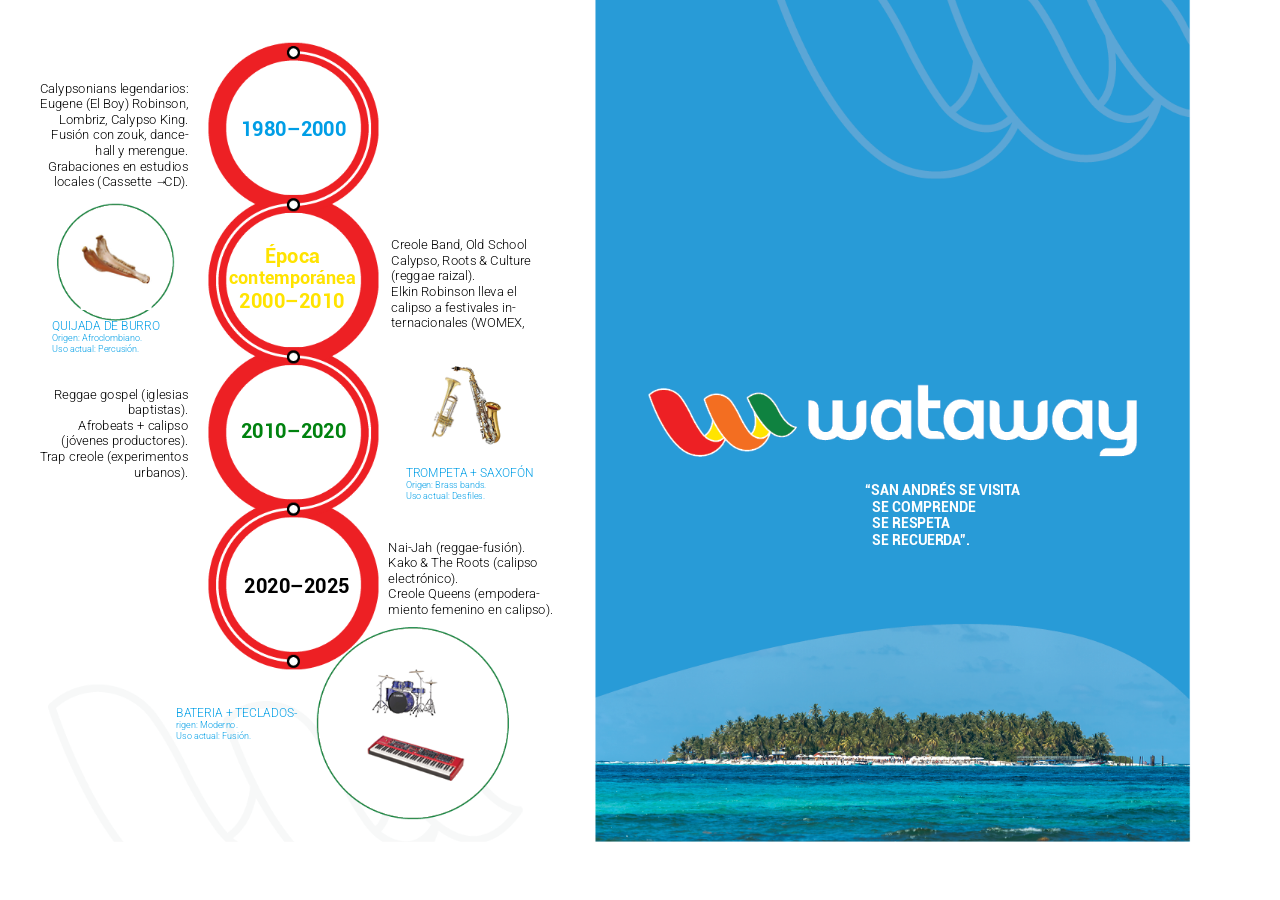
<file: publication-web-resources/html/publication-9.html>
<!DOCTYPE html>
<html xmlns="http://www.w3.org/1999/xhtml" lang="en-US">
	<head>
		<meta charset="utf-8" />
		<title>publication-9</title>
		<link href="../css/idGeneratedStyles.css" rel="stylesheet" type="text/css" />
		<script src="../script/idGeneratedScript.js" type="text/javascript"></script>
	</head>
	<body id="publication-9" style="width:1190px;height:842px;background-color:transparent;">
		<div style="position:absolute;overflow:hidden;left:0px;top:0px;-webkit-transform:translate(0.00px,0.00px);-ms-transform:translate(0.00px,0.00px);transform:translate(0.00px,0.00px);width:596.28px;height:841.89px;background-color:white">
			<div id="_idContainer123">
				<div id="_idContainer106" class="_idGenObjectStyle-Disabled">
					<img class="_idGenObjectAttribute-1 _idGenObjectAttribute-2" src="[data-uri]" alt="" />
				</div>
				<div id="_idContainer107" class="_idGenObjectStyle-Disabled">
					<img class="_idGenObjectAttribute-1 _idGenObjectAttribute-2" src="[data-uri]" alt="" />
				</div>
				<div id="_idContainer108" class="_idGenObjectStyle-Disabled">
					<img class="_idGenObjectAttribute-1 _idGenObjectAttribute-2" src="[data-uri]" alt="" />
				</div>
				<div id="_idContainer109" class="_idGenObjectStyle-Disabled">
					<img class="_idGenObjectAttribute-1 _idGenObjectAttribute-2" src="[data-uri]" alt="" />
				</div>
				<div id="_idContainer110" class="_idGenObjectStyle-Disabled">
					<img class="_idGenObjectAttribute-1 _idGenObjectAttribute-2" src="../image/104.png" alt="" />
				</div>
				<div id="_idContainer111" class="_idGenObjectStyle-Disabled">
					<img class="_idGenObjectAttribute-1 _idGenObjectAttribute-2" src="[data-uri]" alt="" />
				</div>
				<div id="_idContainer112" class="_idGenObjectStyle-Disabled">
					<img class="_idGenObjectAttribute-1 _idGenObjectAttribute-2" src="[data-uri]" alt="" />
				</div>
				<div id="_idContainer113" class="_idGenObjectStyle-Disabled">
					<img class="_idGenObjectAttribute-1 _idGenObjectAttribute-2" src="[data-uri]" alt="" />
				</div>
				<div id="_idContainer114" class="_idGenObjectStyle-Disabled">
					<img class="_idGenObjectAttribute-1 _idGenObjectAttribute-2" src="[data-uri]" alt="" />
				</div>
				<div id="_idContainer115" class="_idGenObjectStyle-Disabled">
					<img class="_idGenObjectAttribute-1 _idGenObjectAttribute-2" src="[data-uri]" alt="" />
				</div>
				<div id="_idContainer116" class="_idGenObjectStyle-Disabled">
					<img class="_idGenObjectAttribute-1 _idGenObjectAttribute-2" src="[data-uri]" alt="" />
				</div>
				<div id="_idContainer117" class="_idGenObjectStyle-Disabled">
					<img class="_idGenObjectAttribute-1 _idGenObjectAttribute-2" src="[data-uri]" alt="" />
				</div>
				<div id="_idContainer118" class="_idGenObjectStyle-Disabled">
					<img class="_idGenObjectAttribute-1 _idGenObjectAttribute-2" src="[data-uri]" alt="" />
				</div>
				<div id="_idContainer119" class="_idGenObjectStyle-Disabled">
					<img class="_idGenObjectAttribute-1 _idGenObjectAttribute-2" src="[data-uri]" alt="" />
				</div>
				<div id="_idContainer120" class="_idGenObjectStyle-Disabled">
					<img class="_idGenObjectAttribute-1 _idGenObjectAttribute-2" src="[data-uri]" alt="" />
				</div>
				<div id="_idContainer122">
					<div class="_idGenObjectAttribute-8">
						<div id="_idContainer121" class="_idGenObjectStyle-Disabled">
							<img class="_idGenObjectAttribute-1 _idGenObjectAttribute-2" src="../image/115.png" alt="" />
						</div>
					</div>
				</div>
			</div>
			<div id="_idContainer124">
				<div style="width:0px;height:0px;position:absolute;top:0px;left:0px;-webkit-transform-origin: 0% 0%; -webkit-transform: translate(0px,7.21px) rotate(0deg) scale(0.05);transform-origin: 0% 0%; transform: translate(0px,7.21px) rotate(0deg) scale(0.05);">
					<p class="P-rrafo-b-sico ParaOverride-1"><span id="_idTextSpan6197" class="CharOverride-32" style="position:absolute;top:-36.72px;left:444.04px;">1980–2000</span></p>
				</div>
			</div>
			<div id="_idContainer125">
				<div style="width:0px;height:0px;position:absolute;top:0px;left:0px;-webkit-transform-origin: 0% 0%; -webkit-transform: translate(0px,7.21px) rotate(0deg) scale(0.05);transform-origin: 0% 0%; transform: translate(0px,7.21px) rotate(0deg) scale(0.05);">
					<p class="P-rrafo-b-sico ParaOverride-1"><span id="_idTextSpan6198" class="CharOverride-36" style="position:absolute;top:-36.72px;left:952.44px;">Época</span></p>
					<p class="P-rrafo-b-sico ParaOverride-1"><span id="_idTextSpan6199" class="CharOverride-37" style="position:absolute;top:428.95px;left:235.78px;">contemporánea</span></p>
					<p class="P-rrafo-b-sico ParaOverride-1"><span id="_idTextSpan6200" class="CharOverride-36" style="position:absolute;top:875.28px;left:444.04px;">2000–2010</span></p>
				</div>
			</div>
			<div id="_idContainer126">
				<div style="width:0px;height:0px;position:absolute;top:0px;left:0px;-webkit-transform-origin: 0% 0%; -webkit-transform: translate(0px,7.21px) rotate(0deg) scale(0.05);transform-origin: 0% 0%; transform: translate(0px,7.21px) rotate(0deg) scale(0.05);">
					<p class="P-rrafo-b-sico ParaOverride-1"><span id="_idTextSpan6201" class="CharOverride-29" style="position:absolute;top:-36.72px;left:444.04px;">2010–2020</span></p>
				</div>
			</div>
			<div id="_idContainer127">
				<div style="width:0px;height:0px;position:absolute;top:0px;left:0px;-webkit-transform-origin: 0% 0%; -webkit-transform: translate(0px,7.21px) rotate(0deg) scale(0.05);transform-origin: 0% 0%; transform: translate(0px,7.21px) rotate(0deg) scale(0.05);">
					<p class="P-rrafo-b-sico ParaOverride-1"><span id="_idTextSpan6202" class="CharOverride-33" style="position:absolute;top:-36.72px;left:444.04px;">2020–2025</span></p>
				</div>
			</div>
			<div id="_idContainer128">
				<div style="width:0px;height:0px;position:absolute;top:0px;left:0px;-webkit-transform-origin: 0% 0%; -webkit-transform: translate(0px,4.98px) rotate(0deg) scale(0.05);transform-origin: 0% 0%; transform: translate(0px,4.98px) rotate(0deg) scale(0.05);">
					<p class="P-rrafo-b-sico ParaOverride-1"><span id="_idTextSpan6203" class="CharOverride-30" style="position:absolute;top:-23.87px;left:32.6px;">Calypsonians </span><span id="_idTextSpan6204" class="CharOverride-30" style="position:absolute;top:-23.87px;left:1623.45px;">legendarios: </span><span id="_idTextSpan6205" class="CharOverride-30" style="position:absolute;top:288.13px;left:37.29px;letter-spacing:-0.31px;">Eugene </span><span id="_idTextSpan6206" class="CharOverride-30" style="position:absolute;top:288.13px;left:945.39px;">(El </span><span id="_idTextSpan6207" class="CharOverride-30" style="position:absolute;top:288.13px;left:1298.07px;letter-spacing:-0.38px;">Boy) </span><span id="_idTextSpan6208" class="CharOverride-30" style="position:absolute;top:288.13px;left:1873.16px;">Robinson, </span><span id="_idTextSpan6209" class="CharOverride-30" style="position:absolute;top:600.13px;left:409.14px;">Lombriz, </span><span id="_idTextSpan6210" class="CharOverride-30" style="position:absolute;top:600.13px;left:1452.57px;">Calypso </span><span id="_idTextSpan6211" class="CharOverride-30" style="position:absolute;top:600.13px;left:2427.95px;">King.</span></p>
					<p class="P-rrafo-b-sico ParaOverride-1"><span id="_idTextSpan6212" class="CharOverride-30" style="position:absolute;top:912.13px;left:261.75px;letter-spacing:-0.4px;">Fusión </span><span id="_idTextSpan6213" class="CharOverride-30" style="position:absolute;top:912.13px;left:1090.24px;">con </span><span id="_idTextSpan6214" class="CharOverride-30" style="position:absolute;top:912.13px;left:1576.35px;letter-spacing:-0.34px;">zouk, </span><span id="_idTextSpan6215" class="CharOverride-30" style="position:absolute;top:912.13px;left:2230.16px;">dance-</span><span id="_idTextSpan6216" class="CharOverride-30" style="position:absolute;top:1224.13px;left:1139.25px;">hall </span><span id="_idTextSpan6217" class="CharOverride-30" style="position:absolute;top:1224.13px;left:1601.61px;">y </span><span id="_idTextSpan6218" class="CharOverride-30" style="position:absolute;top:1224.13px;left:1788.61px;letter-spacing:-0.27px;">merengue.</span></p>
					<p class="P-rrafo-b-sico ParaOverride-1"><span id="_idTextSpan6219" class="CharOverride-30" style="position:absolute;top:1536.13px;left:192.05px;letter-spacing:-0.42px;">Grabaciones </span><span id="_idTextSpan6220" class="CharOverride-30" style="position:absolute;top:1536.13px;left:1686.16px;">en </span><span id="_idTextSpan6221" class="CharOverride-30" style="position:absolute;top:1536.13px;left:2026.9px;">estudios </span><span id="_idTextSpan6222" class="CharOverride-30" style="position:absolute;top:1848.13px;left:315.2px;">locales </span><span id="_idTextSpan6223" class="CharOverride-30" style="position:absolute;top:1848.13px;left:1180.76px;">(Cassette </span><span id="_idTextSpan6224" class="CharOverride-30" style="position:absolute;top:1848.13px;left:2335.15px;">→ </span><span id="_idTextSpan6225" class="CharOverride-30" style="position:absolute;top:1848.13px;left:2513.77px;">CD).</span></p>
				</div>
			</div>
			<div id="_idContainer129">
				<div style="width:0px;height:0px;position:absolute;top:0px;left:0px;-webkit-transform-origin: 0% 0%; -webkit-transform: translate(0px,4.98px) rotate(0deg) scale(0.05);transform-origin: 0% 0%; transform: translate(0px,4.98px) rotate(0deg) scale(0.05);">
					<p class="P-rrafo-b-sico ParaOverride-1"><span id="_idTextSpan6226" class="CharOverride-30" style="position:absolute;top:-23.87px;left:0px;letter-spacing:-0.34px;">Creole </span><span id="_idTextSpan6227" class="CharOverride-30" style="position:absolute;top:-23.87px;left:790.41px;">Band, </span><span id="_idTextSpan6228" class="CharOverride-30" style="position:absolute;top:-23.87px;left:1489.92px;">Old </span><span id="_idTextSpan6229" class="CharOverride-30" style="position:absolute;top:-23.87px;left:1932.23px;">School </span><span id="_idTextSpan6230" class="CharOverride-30" style="position:absolute;top:288.13px;left:0px;">Calypso, </span><span id="_idTextSpan6231" class="CharOverride-30" style="position:absolute;top:288.13px;left:1025.27px;">Roots </span><span id="_idTextSpan6232" class="CharOverride-30" style="position:absolute;top:288.13px;left:1760.71px;">&amp; </span><span id="_idTextSpan6233" class="CharOverride-30" style="position:absolute;top:288.13px;left:1984.15px;letter-spacing:-0.3px;">Culture </span><span id="_idTextSpan6234" class="CharOverride-30" style="position:absolute;top:600.13px;left:0px;letter-spacing:-0.3px;">(reggae </span><span id="_idTextSpan6235" class="CharOverride-30" style="position:absolute;top:600.13px;left:928.54px;letter-spacing:-0.63px;">raizal).</span></p>
					<p class="P-rrafo-b-sico ParaOverride-1"><span id="_idTextSpan6236" class="CharOverride-30" style="position:absolute;top:912.13px;left:0px;">Elkin </span><span id="_idTextSpan6237" class="CharOverride-30" style="position:absolute;top:912.13px;left:598.46px;">Robinson </span><span id="_idTextSpan6238" class="CharOverride-30" style="position:absolute;top:912.13px;left:1738.75px;letter-spacing:-0.59px;">lleva </span><span id="_idTextSpan6239" class="CharOverride-30" style="position:absolute;top:912.13px;left:2314.23px;">el </span><span id="_idTextSpan6240" class="CharOverride-30" style="position:absolute;top:1224.13px;left:0px;">calipso </span><span id="_idTextSpan6241" class="CharOverride-30" style="position:absolute;top:1224.13px;left:875.34px;">a </span><span id="_idTextSpan6242" class="CharOverride-30" style="position:absolute;top:1224.13px;left:1078.09px;letter-spacing:-0.45px;">festivales </span><span id="_idTextSpan6243" class="CharOverride-30" style="position:absolute;top:1224.13px;left:2220.03px;">in-</span><span id="_idTextSpan6244" class="CharOverride-30" style="position:absolute;top:1536.13px;left:0px;">ternacionales </span><span id="_idTextSpan6245" class="CharOverride-30" style="position:absolute;top:1536.13px;left:1596.56px;letter-spacing:0.29px;">(WOMEX, </span></p>
				</div>
			</div>
			<div id="_idContainer130">
				<div style="width:0px;height:0px;position:absolute;top:0px;left:0px;-webkit-transform-origin: 0% 0%; -webkit-transform: translate(0px,4.98px) rotate(0deg) scale(0.05);transform-origin: 0% 0%; transform: translate(0px,4.98px) rotate(0deg) scale(0.05);">
					<p class="P-rrafo-b-sico ParaOverride-1"><span id="_idTextSpan6246" class="CharOverride-30" style="position:absolute;top:-23.87px;left:312.28px;">Reggae </span><span id="_idTextSpan6247" class="CharOverride-30" style="position:absolute;top:-23.87px;left:1237.76px;">gospel </span><span id="_idTextSpan6248" class="CharOverride-30" style="position:absolute;top:-23.87px;left:2060.04px;">(iglesias </span><span id="_idTextSpan6249" class="CharOverride-30" style="position:absolute;top:288.13px;left:1796.48px;">baptistas).</span></p>
					<p class="P-rrafo-b-sico ParaOverride-1"><span id="_idTextSpan6250" class="CharOverride-30" style="position:absolute;top:600.13px;left:801.43px;letter-spacing:-0.25px;">Afrobeats </span><span id="_idTextSpan6251" class="CharOverride-30" style="position:absolute;top:600.13px;left:1977.77px;">+ </span><span id="_idTextSpan6252" class="CharOverride-30" style="position:absolute;top:600.13px;left:2188.01px;">calipso </span><span id="_idTextSpan6253" class="CharOverride-30" style="position:absolute;top:912.13px;left:461.7px;letter-spacing:-0.39px;">(jóvenes </span><span id="_idTextSpan6254" class="CharOverride-30" style="position:absolute;top:912.13px;left:1478.34px;letter-spacing:-0.58px;">productores).</span></p>
					<p class="P-rrafo-b-sico ParaOverride-1"><span id="_idTextSpan6255" class="CharOverride-30" style="position:absolute;top:1224.13px;left:33.87px;letter-spacing:-2.92px;">Trap </span><span id="_idTextSpan6256" class="CharOverride-30" style="position:absolute;top:1224.13px;left:609.09px;letter-spacing:-0.34px;">creole </span><span id="_idTextSpan6257" class="CharOverride-30" style="position:absolute;top:1224.13px;left:1364.72px;letter-spacing:-0.18px;">(experimentos </span><span id="_idTextSpan6258" class="CharOverride-30" style="position:absolute;top:1536.13px;left:1918.49px;">urbanos).</span></p>
				</div>
			</div>
			<div id="_idContainer131">
				<div style="width:0px;height:0px;position:absolute;top:0px;left:0px;-webkit-transform-origin: 0% 0%; -webkit-transform: translate(0px,4.98px) rotate(0deg) scale(0.05);transform-origin: 0% 0%; transform: translate(0px,4.98px) rotate(0deg) scale(0.05);">
					<p class="P-rrafo-b-sico ParaOverride-1"><span id="_idTextSpan6259" class="CharOverride-30" style="position:absolute;top:-23.87px;left:0px;">Nai-Jah </span><span id="_idTextSpan6260" class="CharOverride-30" style="position:absolute;top:-23.87px;left:945.8px;letter-spacing:-0.15px;">(reggae-fusión).</span></p>
					<p class="P-rrafo-b-sico ParaOverride-1"><span id="_idTextSpan6261" class="CharOverride-30" style="position:absolute;top:288.13px;left:0px;">Kako </span><span id="_idTextSpan6262" class="CharOverride-30" style="position:absolute;top:288.13px;left:640.1px;">&amp; </span><span id="_idTextSpan6263" class="CharOverride-30" style="position:absolute;top:288.13px;left:858.46px;">The </span><span id="_idTextSpan6264" class="CharOverride-30" style="position:absolute;top:288.13px;left:1354.34px;">Roots </span><span id="_idTextSpan6265" class="CharOverride-30" style="position:absolute;top:288.13px;left:2089.78px;">(calipso </span><span id="_idTextSpan6266" class="CharOverride-30" style="position:absolute;top:600.13px;left:0px;letter-spacing:-0.2px;">electrónico).</span></p>
					<p class="P-rrafo-b-sico ParaOverride-1"><span id="_idTextSpan6267" class="CharOverride-30" style="position:absolute;top:912.13px;left:0px;letter-spacing:-0.34px;">Creole </span><span id="_idTextSpan6268" class="CharOverride-30" style="position:absolute;top:912.13px;left:790.41px;">Queens </span><span id="_idTextSpan6269" class="CharOverride-30" style="position:absolute;top:912.13px;left:1716.28px;letter-spacing:-0.51px;">(empodera-</span><span id="_idTextSpan6270" class="CharOverride-30" style="position:absolute;top:1224.13px;left:0px;letter-spacing:-0.36px;">miento </span><span id="_idTextSpan6271" class="CharOverride-30" style="position:absolute;top:1224.13px;left:856.55px;letter-spacing:-0.34px;">femenino </span><span id="_idTextSpan6272" class="CharOverride-30" style="position:absolute;top:1224.13px;left:1992.53px;">en </span><span id="_idTextSpan6273" class="CharOverride-30" style="position:absolute;top:1224.13px;left:2333.27px;">calipso).</span></p>
				</div>
			</div>
			<div id="_idContainer132" class="Marco-de-texto-b-sico">
				<div style="width:0px;height:0px;position:absolute;top:0px;left:0px;-webkit-transform-origin: 0% 0%; -webkit-transform: translate(0px,4.67px) rotate(0deg) scale(0.05);transform-origin: 0% 0%; transform: translate(0px,4.67px) rotate(0deg) scale(0.05);">
					<p class="P-rrafo-b-sico ParaOverride-1"><span id="_idTextSpan6274" class="CharOverride-34" style="position:absolute;top:-22.03px;left:0px;letter-spacing:-0.63px;">QUIJADA </span><span id="_idTextSpan6275" class="CharOverride-34" style="position:absolute;top:-22.03px;left:1027.27px;">DE </span><span id="_idTextSpan6276" class="CharOverride-34" style="position:absolute;top:-22.03px;left:1379.53px;">BURRO</span></p>
					<p class="P-rrafo-b-sico ParaOverride-1"><span id="_idTextSpan6277" class="CharOverride-35" style="position:absolute;top:244.48px;left:0px;">Origen: </span><span id="_idTextSpan6278" class="CharOverride-35" style="position:absolute;top:244.48px;left:596.6px;letter-spacing:-0.13px;">Afroclombiano.</span></p>
					<p class="P-rrafo-b-sico ParaOverride-1"><span id="_idTextSpan6279" class="CharOverride-35" style="position:absolute;top:460.48px;left:0px;">Uso </span><span id="_idTextSpan6280" class="CharOverride-35" style="position:absolute;top:460.48px;left:354.38px;">actual: </span><span id="_idTextSpan6281" class="CharOverride-35" style="position:absolute;top:460.48px;left:919.07px;letter-spacing:-0.28px;">Percusión.</span></p>
				</div>
			</div>
			<div id="_idContainer133" class="Marco-de-texto-b-sico">
				<div style="width:0px;height:0px;position:absolute;top:0px;left:0px;-webkit-transform-origin: 0% 0%; -webkit-transform: translate(0px,4.67px) rotate(0deg) scale(0.05);transform-origin: 0% 0%; transform: translate(0px,4.67px) rotate(0deg) scale(0.05);">
					<p class="P-rrafo-b-sico ParaOverride-1"><span id="_idTextSpan6282" class="CharOverride-34" style="position:absolute;top:-22.03px;left:0px;letter-spacing:-1.63px;">BATERIA </span><span id="_idTextSpan6283" class="CharOverride-34" style="position:absolute;top:-22.03px;left:988.95px;">+ </span><span id="_idTextSpan6284" class="CharOverride-34" style="position:absolute;top:-22.03px;left:1178.32px;letter-spacing:0.25px;">TECLADOS-</span><span id="_idTextSpan6285" class="CharOverride-35" style="position:absolute;top:244.48px;left:0px;">rigen: </span><span id="_idTextSpan6286" class="CharOverride-35" style="position:absolute;top:244.48px;left:474.7px;">Moderno.</span></p>
					<p class="P-rrafo-b-sico ParaOverride-1"><span id="_idTextSpan6287" class="CharOverride-35" style="position:absolute;top:460.48px;left:0px;">Uso </span><span id="_idTextSpan6288" class="CharOverride-35" style="position:absolute;top:460.48px;left:354.38px;">actual: </span><span id="_idTextSpan6289" class="CharOverride-35" style="position:absolute;top:460.48px;left:919.07px;letter-spacing:-0.28px;">Fusión.</span></p>
				</div>
			</div>
			<div id="_idContainer137">
				<div id="_idContainer134" class="_idGenObjectStyle-Disabled">
					<img class="_idGenObjectAttribute-1 _idGenObjectAttribute-2" src="[data-uri]" alt="" />
				</div>
				<div id="_idContainer135">
					<img class="_idGenObjectAttribute-1 _idGenObjectAttribute-2" src="../image/128.png" alt="" />
				</div>
				<div id="_idContainer136">
					<img class="_idGenObjectAttribute-1 _idGenObjectAttribute-2" src="../image/129.png" alt="" />
				</div>
			</div>
			<div id="_idContainer138" class="Marco-de-texto-b-sico">
				<div style="width:0px;height:0px;position:absolute;top:0px;left:0px;-webkit-transform-origin: 0% 0%; -webkit-transform: translate(0px,4.67px) rotate(0deg) scale(0.05);transform-origin: 0% 0%; transform: translate(0px,4.67px) rotate(0deg) scale(0.05);">
					<p class="P-rrafo-b-sico ParaOverride-1"><span id="_idTextSpan6290" class="CharOverride-34" style="position:absolute;top:-22.03px;left:0px;letter-spacing:-0.77px;">TROMPETA </span><span id="_idTextSpan6291" class="CharOverride-34" style="position:absolute;top:-22.03px;left:1295.16px;">+ </span><span id="_idTextSpan6292" class="CharOverride-34" style="position:absolute;top:-22.03px;left:1489.22px;letter-spacing:-0.42px;">SAXOFÓN</span></p>
					<p class="P-rrafo-b-sico ParaOverride-1"><span id="_idTextSpan6293" class="CharOverride-35" style="position:absolute;top:244.48px;left:0px;">Origen: </span><span id="_idTextSpan6294" class="CharOverride-35" style="position:absolute;top:244.48px;left:596.6px;letter-spacing:-0.59px;">Brass </span><span id="_idTextSpan6295" class="CharOverride-35" style="position:absolute;top:244.48px;left:1086.94px;">bands.</span></p>
					<p class="P-rrafo-b-sico ParaOverride-1"><span id="_idTextSpan6296" class="CharOverride-35" style="position:absolute;top:460.48px;left:0px;">Uso </span><span id="_idTextSpan6297" class="CharOverride-35" style="position:absolute;top:460.48px;left:354.38px;">actual: </span><span id="_idTextSpan6298" class="CharOverride-35" style="position:absolute;top:460.48px;left:919.07px;text-rendering:optimizeLegibility;">Desfiles.</span></p>
				</div>
			</div>
			<div id="_idContainer139" class="_idGenObjectStyle-Disabled">
				<img class="_idGenObjectAttribute-1 _idGenObjectAttribute-2" src="[data-uri]" alt="" />
			</div>
			<div id="_idContainer140">
				<img class="_idGenObjectAttribute-1 _idGenObjectAttribute-2" src="../image/132.png" alt="" />
			</div>
			<div id="_idContainer144">
				<div id="_idContainer141" class="_idGenObjectStyle-Disabled">
					<img class="_idGenObjectAttribute-1 _idGenObjectAttribute-2" src="../image/133.png" alt="" />
				</div>
				<div id="_idContainer142">
					<img class="_idGenObjectAttribute-1 _idGenObjectAttribute-2" src="../image/134.png" alt="" />
				</div>
				<div id="_idContainer143">
					<img class="_idGenObjectAttribute-1 _idGenObjectAttribute-2" src="../image/135.png" alt="" />
				</div>
			</div>
		</div>
		<div style="position:absolute;overflow:hidden;left:0px;top:0px;-webkit-transform:translate(595.28px,0.00px);-ms-transform:translate(595.28px,0.00px);transform:translate(595.28px,0.00px);width:595.28px;height:841.89px;background-color:white">
			<div id="_idContainer145">
				<img class="_idGenObjectAttribute-1 _idGenObjectAttribute-2" src="../image/CONTRAPORTADA.png" alt="A small tropical island with dense palm trees is surrounded by clear blue ocean water under a bright blue sky with a logo and the word &quot;wataway&quot; above it.&#xa;&#xa;Descripción generada con IA" />
			</div>
			<div id="_idContainer146" class="Marco-de-texto-b-sico">
				<div style="width:0px;height:0px;position:absolute;top:0px;left:0px;-webkit-transform-origin: 0% 0%; -webkit-transform: translate(0px,5.35px) rotate(0deg) scale(0.05);transform-origin: 0% 0%; transform: translate(0px,5.35px) rotate(0deg) scale(0.05);">
					<p class="P-rrafo-b-sico ParaOverride-1"><span id="_idTextSpan6299" class="CharOverride-38" style="position:absolute;top:-25.7px;left:0px;">“SAN </span><span id="_idTextSpan6300" class="CharOverride-38" style="position:absolute;top:-25.7px;left:738.42px;">ANDRÉS </span><span id="_idTextSpan6301" class="CharOverride-38" style="position:absolute;top:-25.7px;left:1876.33px;">SE </span><span id="_idTextSpan6302" class="CharOverride-38" style="position:absolute;top:-25.7px;left:2274.86px;letter-spacing:-3.14px;">VISITA</span></p>
					<p class="P-rrafo-b-sico ParaOverride-1"><span id="_idTextSpan6303" class="CharOverride-38" style="position:absolute;top:310.3px;left:0px;"> </span><span id="_idTextSpan6304" class="CharOverride-38" style="position:absolute;top:310.3px;left:139.45px;">SE </span><span id="_idTextSpan6305" class="CharOverride-38" style="position:absolute;top:310.3px;left:537.99px;">COMPRENDE</span></p>
					<p class="P-rrafo-b-sico ParaOverride-1"><span id="_idTextSpan6306" class="CharOverride-38" style="position:absolute;top:646.3px;left:0px;"> </span><span id="_idTextSpan6307" class="CharOverride-38" style="position:absolute;top:646.3px;left:139.45px;">SE </span><span id="_idTextSpan6308" class="CharOverride-38" style="position:absolute;top:646.3px;left:537.99px;letter-spacing:-2.13px;">RESPETA</span></p>
					<p class="P-rrafo-b-sico ParaOverride-1"><span id="_idTextSpan6309" class="CharOverride-38" style="position:absolute;top:982.3px;left:0px;"> </span><span id="_idTextSpan6310" class="CharOverride-38" style="position:absolute;top:982.3px;left:139.45px;">SE </span><span id="_idTextSpan6311" class="CharOverride-38" style="position:absolute;top:982.3px;left:537.99px;letter-spacing:-2.36px;">RECUERDA”. </span></p>
				</div>
			</div>
		</div>
	</body>
</html>
</file>
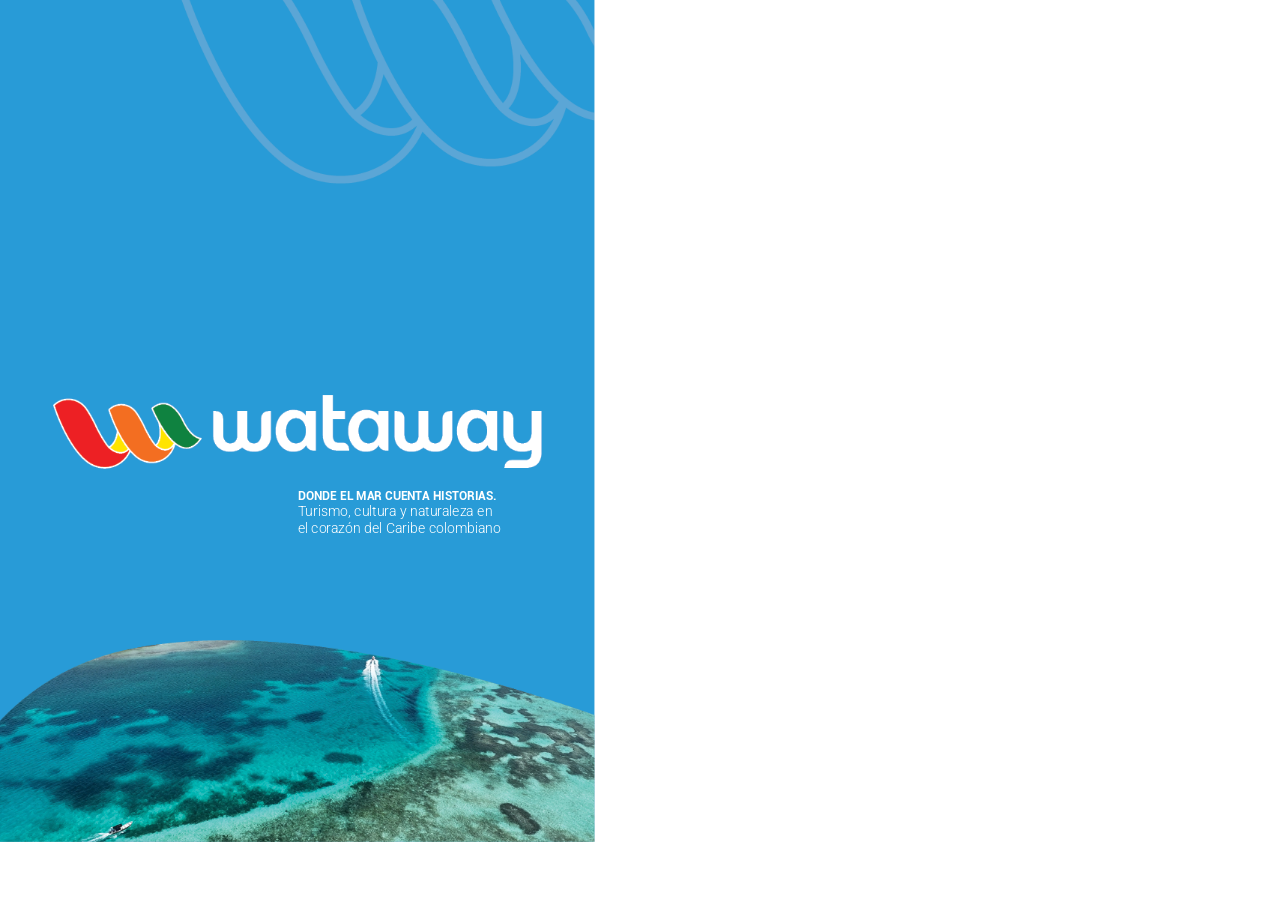
<file: publication-web-resources/html/publication.html>
<!DOCTYPE html>
<html xmlns="http://www.w3.org/1999/xhtml" lang="en-US">
	<head>
		<meta charset="utf-8" />
		<title>publication</title>
		<link href="../css/idGeneratedStyles.css" rel="stylesheet" type="text/css" />
		<script src="../script/idGeneratedScript.js" type="text/javascript"></script>
	</head>
	<body id="publication" style="width:595px;height:842px;background-color:transparent;">
		<div style="position:absolute;overflow:hidden;left:0px;top:0px;-webkit-transform:translate(0.00px,0.00px);-ms-transform:translate(0.00px,0.00px);transform:translate(0.00px,0.00px);width:595.28px;height:841.89px;background-color:white">
			<div id="_idContainer000">
				<img class="_idGenObjectAttribute-1 _idGenObjectAttribute-2" src="../image/portada.png" alt="A vibrant blue background features the colorful Wataway logo above a curved aerial view of a clear turquoise ocean with two boats creating white trails on the water.&#xa;&#xa;Descripción generada con IA" />
			</div>
			<div id="_idContainer001">
				<div style="width:0px;height:0px;position:absolute;top:0px;left:0px;-webkit-transform-origin: 0% 0%; -webkit-transform: translate(0px,4.73px) rotate(0deg) scale(0.05);transform-origin: 0% 0%; transform: translate(0px,4.73px) rotate(0deg) scale(0.05);">
					<p class="P-rrafo-b-sico ParaOverride-1"><span id="_idTextSpan000" class="CharOverride-1" style="position:absolute;top:-22.03px;left:0px;">DONDE </span><span id="_idTextSpan001" class="CharOverride-1" style="position:absolute;top:-22.03px;left:845.27px;">EL </span><span id="_idTextSpan002" class="CharOverride-1" style="position:absolute;top:-22.03px;left:1171.88px;letter-spacing:0.53px;">MAR </span><span id="_idTextSpan003" class="CharOverride-1" style="position:absolute;top:-22.03px;left:1748.2px;letter-spacing:-2.31px;">CUENTA </span><span id="_idTextSpan004" class="CharOverride-1" style="position:absolute;top:-22.03px;left:2702.58px;letter-spacing:-0.12px;">HISTORIAS.</span></p>
					<p class="P-rrafo-b-sico ParaOverride-1"><span id="_idTextSpan005" class="CharOverride-2" style="position:absolute;top:280.3px;left:0px;letter-spacing:-1.44px;">Turismo, </span><span id="_idTextSpan006" class="CharOverride-2" style="position:absolute;top:280.3px;left:1134.36px;letter-spacing:-0.68px;">cultura </span><span id="_idTextSpan007" class="CharOverride-2" style="position:absolute;top:280.3px;left:2046.54px;">y </span><span id="_idTextSpan008" class="CharOverride-2" style="position:absolute;top:280.3px;left:2247.93px;letter-spacing:-0.5px;">naturaleza </span><span id="_idTextSpan009" class="CharOverride-2" style="position:absolute;top:280.3px;left:3597.21px;">en </span><span id="_idTextSpan010" class="CharOverride-2" style="position:absolute;top:616.3px;left:0px;">el </span><span id="_idTextSpan011" class="CharOverride-2" style="position:absolute;top:616.3px;left:275.9px;letter-spacing:-0.96px;">corazón </span><span id="_idTextSpan012" class="CharOverride-2" style="position:absolute;top:616.3px;left:1329.45px;">del </span><span id="_idTextSpan013" class="CharOverride-2" style="position:absolute;top:616.3px;left:1760.94px;">Caribe </span><span id="_idTextSpan014" class="CharOverride-2" style="position:absolute;top:616.3px;left:2618.44px;">colombiano</span></p>
				</div>
			</div>
		</div>
	</body>
</html>
</file>
<file: publication-web-resources/css/main.css>
.contentIframeClass {
	width: 100%;
	height: 100%;
	position: absolute;
	border: none;
}
.dummyIFrameClass {
	display: none;
}
.prev, .next {
	cursor: pointer;
	position: absolute;
	top: 50%;
	padding: 15px;
	color: rgb(0, 0, 0);
	font-weight: bold;
	font-size: 30px;
	visibility: hidden;
}
.next {
	right: 0;
	border-radius: 3px 0 0 3px;
}
html, body {
	margin: 0;
	overflow: hidden
}
</file>
<file: publication-web-resources/css/idGeneratedStyles.css>
@font-face {
	font-family:Milksea;
	font-style:normal;
	font-weight:normal;
	src : url("../../font/Milksea-Regular.otf");
}
@font-face {
	font-family:"Minion Pro";
	font-style:normal;
	font-weight:normal;
	src : url("../../font/MinionPro-Regular.otf");
}
@font-face {
	font-family:Roboto;
	font-style:normal;
	font-weight:bold;
	src : url("../../font/Roboto-Bold.ttf");
}
@font-face {
	font-family:"Roboto Cn";
	font-style:normal;
	font-weight:normal;
	font-stretch:condensed;
	src : url("../../font/Roboto-Condensed.ttf");
}
@font-face {
	font-family:"Roboto Light";
	font-style:normal;
	font-weight:300;
	src : url("../../font/Roboto-Light.ttf");
}
@font-face {
	font-family:"Roboto Light";
	font-style:italic;
	font-weight:300;
	src : url("../../font/Roboto-LightItalic.ttf");
}
@font-face {
	font-family:"Roboto Light";
	font-style:oblique;
	font-weight:300;
	src : url("../../font/Roboto-LightItalic.ttf");
}
@font-face {
	font-family:"Roboto Medium";
	font-style:normal;
	font-weight:500;
	src : url("../../font/Roboto-Medium.ttf");
}
@font-face {
	font-family:Roboto;
	font-style:normal;
	font-weight:normal;
	src : url("../../font/Roboto-Regular.ttf");
}
@font-face {
	font-family:"Roboto Thin";
	font-style:normal;
	font-weight:200;
	src : url("../../font/Roboto-Thin.ttf");
}
body, div, dl, dt, dd, h1, h2, h3, h4, h5, h6, p, pre, code, blockquote, figure {
	margin:0;
	padding:0;
	border-width:0;
	text-rendering:optimizeSpeed;
}
div > svg {
	position:absolute;
}
div.Marco-gr-fico-b-sico {
	border-color:#000000;
	border-width:1px;
	border-style:solid;
}
div.Marco-de-texto-b-sico {
	border-style:solid;
}
p.ParaOverride-1 {
	line-height:1;
	white-space:nowrap;
}
span.CharOverride-1 {
	color:#ffffff;
	font-family:Roboto, sans-serif;
	font-size:240px;
	font-style:normal;
	font-weight:bold;
}
span.CharOverride-2 {
	color:#ffffff;
	font-family:"Roboto Light", sans-serif;
	font-size:280px;
	font-style:normal;
	font-weight:300;
}
span.CharOverride-3 {
	color:#ffffff;
	font-family:Milksea, sans-serif;
	font-size:700px;
	font-style:normal;
	font-weight:normal;
}
span.CharOverride-4 {
	color:#ffffff;
	font-family:Milksea, sans-serif;
	font-size:520px;
	font-style:normal;
	font-weight:normal;
}
span.CharOverride-5 {
	color:#299cd7;
	font-family:Milksea, sans-serif;
	font-size:520px;
	font-style:normal;
	font-weight:normal;
}
span.CharOverride-6 {
	color:#240d0d;
	font-family:"Roboto Cn", sans-serif;
	font-size:240px;
	font-style:normal;
	font-weight:normal;
}
span.CharOverride-7 {
	color:#000000;
	font-family:"Roboto Medium", sans-serif;
	font-size:240px;
	font-style:normal;
	font-weight:500;
}
span.CharOverride-8 {
	color:#000000;
	font-family:"Roboto Thin", sans-serif;
	font-size:240px;
	font-style:normal;
	font-weight:200;
}
span.CharOverride-9 {
	color:#fe0000;
	font-family:Milksea, sans-serif;
	font-size:1160px;
	font-style:normal;
	font-weight:normal;
}
span.CharOverride-10 {
	color:#018110;
	font-family:Milksea, sans-serif;
	font-size:800px;
	font-style:normal;
	font-weight:normal;
}
span.CharOverride-11 {
	color:#018110;
	font-family:Milksea, sans-serif;
	font-size:740px;
	font-style:normal;
	font-weight:normal;
}
span.CharOverride-12 {
	color:#000000;
	font-family:Roboto, sans-serif;
	font-size:340px;
	font-style:normal;
	font-weight:bold;
}
span.CharOverride-13 {
	color:#000000;
	font-family:"Roboto Thin", sans-serif;
	font-size:180px;
	font-style:normal;
	font-weight:200;
}
span.CharOverride-14 {
	color:#000000;
	font-family:"Minion Pro", serif;
	font-size:180px;
	font-style:normal;
	font-weight:normal;
}
span.CharOverride-15 {
	color:#fee200;
	font-family:Roboto, sans-serif;
	font-size:240px;
	font-style:normal;
	font-weight:bold;
}
span.CharOverride-16 {
	color:#000000;
	font-family:"Roboto Light", sans-serif;
	font-size:180px;
	font-style:normal;
	font-weight:300;
}
span.CharOverride-17 {
	color:#000000;
	font-family:"Roboto Light", sans-serif;
	font-size:180px;
	font-style:italic;
	font-weight:300;
}
span.CharOverride-18 {
	color:#f37021;
	font-family:Roboto, sans-serif;
	font-size:240px;
	font-style:normal;
	font-weight:bold;
}
span.CharOverride-19 {
	color:#000000;
	font-family:Roboto, sans-serif;
	font-size:240px;
	font-style:normal;
	font-weight:bold;
}
span.CharOverride-20 {
	color:#299cd7;
	font-family:Roboto, sans-serif;
	font-size:240px;
	font-style:normal;
	font-weight:bold;
}
span.CharOverride-21 {
	color:#299cd7;
	font-family:Roboto, sans-serif;
	font-size:180px;
	font-style:normal;
	font-weight:bold;
}
span.CharOverride-22 {
	color:#108241;
	font-family:Roboto, sans-serif;
	font-size:240px;
	font-style:normal;
	font-weight:bold;
}
span.CharOverride-23 {
	color:#ed2124;
	font-family:Roboto, sans-serif;
	font-size:240px;
	font-style:normal;
	font-weight:bold;
}
span.CharOverride-24 {
	color:#000000;
	font-family:"Roboto Light", sans-serif;
	font-size:240px;
	font-style:normal;
	font-weight:300;
}
span.CharOverride-25 {
	color:#299cd7;
	font-family:"Roboto Light", sans-serif;
	font-size:180px;
	font-style:italic;
	font-weight:300;
}
span.CharOverride-26 {
	color:#108241;
	font-family:Roboto, sans-serif;
	font-size:180px;
	font-style:normal;
	font-weight:bold;
}
span.CharOverride-27 {
	color:#000000;
	font-family:Roboto, sans-serif;
	font-size:360px;
	font-style:normal;
	font-weight:bold;
}
span.CharOverride-28 {
	color:#ffffff;
	font-family:Roboto, sans-serif;
	font-size:480px;
	font-style:normal;
	font-weight:normal;
}
span.CharOverride-29 {
	color:#00820f;
	font-family:Roboto, sans-serif;
	font-size:400px;
	font-style:normal;
	font-weight:bold;
}
span.CharOverride-30 {
	color:#000000;
	font-family:"Roboto Light", sans-serif;
	font-size:260px;
	font-style:normal;
	font-weight:300;
}
span.CharOverride-31 {
	color:#ff6e00;
	font-family:Roboto, sans-serif;
	font-size:400px;
	font-style:normal;
	font-weight:bold;
}
span.CharOverride-32 {
	color:#009ee6;
	font-family:Roboto, sans-serif;
	font-size:400px;
	font-style:normal;
	font-weight:bold;
}
span.CharOverride-33 {
	color:#000000;
	font-family:Roboto, sans-serif;
	font-size:400px;
	font-style:normal;
	font-weight:bold;
}
span.CharOverride-34 {
	color:#009ee6;
	font-family:"Roboto Light", sans-serif;
	font-size:240px;
	font-style:normal;
	font-weight:300;
}
span.CharOverride-35 {
	color:#009ee6;
	font-family:"Roboto Light", sans-serif;
	font-size:180px;
	font-style:normal;
	font-weight:300;
}
span.CharOverride-36 {
	color:#ffe300;
	font-family:Roboto, sans-serif;
	font-size:400px;
	font-style:normal;
	font-weight:bold;
}
span.CharOverride-37 {
	color:#ffe300;
	font-family:Roboto, sans-serif;
	font-size:360px;
	font-style:normal;
	font-weight:bold;
}
span.CharOverride-38 {
	color:#ffffff;
	font-family:Roboto, sans-serif;
	font-size:280px;
	font-style:normal;
	font-weight:bold;
}
#_idContainer000, #_idContainer145 {
	-ms-transform:translate(0.000px,0.000px) rotate(0.000deg) skew(0.000deg) scale(1.000,1.000);
	-ms-transform-origin:0% 0%;
	-webkit-transform:translate(0.000px,0.000px) rotate(0.000deg) skew(0.000deg) scale(1.000,1.000);
	-webkit-transform-origin:0% 0%;
	height:841.89px;
	left:0px;
	position:absolute;
	top:0px;
	transform:translate(0.000px,0.000px) rotate(0.000deg) skew(0.000deg) scale(1.000,1.000);
	transform:translate(0.000px,0.000px) rotate(0.000deg) skew(0.000deg) scale(1.000,1.000);
	transform-origin:0% 0%;
	transform-origin:0% 0%;
	width:595.28px;
}
#_idContainer001 {
	-ms-transform:translate(297.637px,485.818px) rotate(0.000deg) skew(0.000deg) scale(1.000,1.000);
	-ms-transform-origin:0% 0%;
	-webkit-transform:translate(297.637px,485.818px) rotate(0.000deg) skew(0.000deg) scale(1.000,1.000);
	-webkit-transform-origin:0% 0%;
	height:57.33px;
	left:0px;
	position:absolute;
	top:0px;
	transform:translate(297.637px,485.818px) rotate(0.000deg) skew(0.000deg) scale(1.000,1.000);
	transform:translate(297.637px,485.818px) rotate(0.000deg) skew(0.000deg) scale(1.000,1.000);
	transform-origin:0% 0%;
	transform-origin:0% 0%;
	width:206.36px;
}
#_idContainer002 {
	-ms-transform:translate(595.275px,0.000px) rotate(180.000deg) skew(0.000deg) scale(1.000,-1.000);
	-ms-transform-origin:0% 0%;
	-webkit-transform:translate(595.275px,0.000px) rotate(180.000deg) skew(0.000deg) scale(1.000,-1.000);
	-webkit-transform-origin:0% 0%;
	height:841.89px;
	left:0px;
	position:absolute;
	top:0px;
	transform:translate(595.275px,0.000px) rotate(180.000deg) skew(0.000deg) scale(1.000,-1.000);
	transform:translate(595.275px,0.000px) rotate(180.000deg) skew(0.000deg) scale(1.000,-1.000);
	transform-origin:0% 0%;
	transform-origin:0% 0%;
	width:595.28px;
}
#_idContainer003 {
	-ms-transform:translate(91.199px,602.804px) rotate(0.000deg) skew(0.000deg) scale(1.000,1.000);
	-ms-transform-origin:0% 0%;
	-webkit-transform:translate(91.199px,602.804px) rotate(0.000deg) skew(0.000deg) scale(1.000,1.000);
	-webkit-transform-origin:0% 0%;
	height:139.71px;
	left:0px;
	position:absolute;
	top:0px;
	transform:translate(91.199px,602.804px) rotate(0.000deg) skew(0.000deg) scale(1.000,1.000);
	transform:translate(91.199px,602.804px) rotate(0.000deg) skew(0.000deg) scale(1.000,1.000);
	transform-origin:0% 0%;
	transform-origin:0% 0%;
	width:232.80px;
}
#_idContainer004 {
	-ms-transform:translate(36.000px,45.034px) rotate(0.000deg) skew(0.000deg) scale(1.000,1.000);
	-ms-transform-origin:0% 0%;
	-webkit-transform:translate(36.000px,45.034px) rotate(0.000deg) skew(0.000deg) scale(1.000,1.000);
	-webkit-transform-origin:0% 0%;
	height:121.82px;
	left:0px;
	position:absolute;
	top:0px;
	transform:translate(36.000px,45.034px) rotate(0.000deg) skew(0.000deg) scale(1.000,1.000);
	transform:translate(36.000px,45.034px) rotate(0.000deg) skew(0.000deg) scale(1.000,1.000);
	transform-origin:0% 0%;
	transform-origin:0% 0%;
	width:516.00px;
}
#_idContainer005 {
	-ms-transform:translate(36.000px,183.124px) rotate(0.000deg) skew(0.000deg) scale(1.000,1.000);
	-ms-transform-origin:0% 0%;
	-webkit-transform:translate(36.000px,183.124px) rotate(0.000deg) skew(0.000deg) scale(1.000,1.000);
	-webkit-transform-origin:0% 0%;
	height:161.93px;
	left:0px;
	position:absolute;
	top:0px;
	transform:translate(36.000px,183.124px) rotate(0.000deg) skew(0.000deg) scale(1.000,1.000);
	transform:translate(36.000px,183.124px) rotate(0.000deg) skew(0.000deg) scale(1.000,1.000);
	transform-origin:0% 0%;
	transform-origin:0% 0%;
	width:516.00px;
}
#_idContainer006 {
	-ms-transform:translate(339.600px,353.271px) rotate(0.000deg) skew(0.000deg) scale(1.000,1.000);
	-ms-transform-origin:0% 0%;
	-webkit-transform:translate(339.600px,353.271px) rotate(0.000deg) skew(0.000deg) scale(1.000,1.000);
	-webkit-transform-origin:0% 0%;
	height:199.73px;
	left:0px;
	position:absolute;
	top:0px;
	transform:translate(339.600px,353.271px) rotate(0.000deg) skew(0.000deg) scale(1.000,1.000);
	transform:translate(339.600px,353.271px) rotate(0.000deg) skew(0.000deg) scale(1.000,1.000);
	transform-origin:0% 0%;
	transform-origin:0% 0%;
	width:219.68px;
}
#_idContainer007 {
	-ms-transform:translate(36.000px,354.271px) rotate(0.000deg) skew(0.000deg) scale(1.000,1.000);
	-ms-transform-origin:0% 0%;
	-webkit-transform:translate(36.000px,354.271px) rotate(0.000deg) skew(0.000deg) scale(1.000,1.000);
	-webkit-transform-origin:0% 0%;
	height:261.38px;
	left:0px;
	position:absolute;
	top:0px;
	transform:translate(36.000px,354.271px) rotate(0.000deg) skew(0.000deg) scale(1.000,1.000);
	transform:translate(36.000px,354.271px) rotate(0.000deg) skew(0.000deg) scale(1.000,1.000);
	transform-origin:0% 0%;
	transform-origin:0% 0%;
	width:274.72px;
}
#_idContainer008 {
	-ms-transform:translate(197.775px,641.181px) rotate(0.000deg) skew(0.000deg) scale(1.000,1.000);
	-ms-transform-origin:0% 0%;
	-webkit-transform:translate(197.775px,641.181px) rotate(0.000deg) skew(0.000deg) scale(1.000,1.000);
	-webkit-transform-origin:0% 0%;
	height:123.67px;
	left:0px;
	position:absolute;
	top:0px;
	transform:translate(197.775px,641.181px) rotate(0.000deg) skew(0.000deg) scale(1.000,1.000);
	transform:translate(197.775px,641.181px) rotate(0.000deg) skew(0.000deg) scale(1.000,1.000);
	transform-origin:0% 0%;
	transform-origin:0% 0%;
	width:361.50px;
}
#_idContainer009 {
	-ms-transform:translate(346.800px,567.467px) rotate(0.000deg) skew(0.000deg) scale(1.000,1.000);
	-ms-transform-origin:0% 0%;
	-webkit-transform:translate(346.800px,567.467px) rotate(0.000deg) skew(0.000deg) scale(1.000,1.000);
	-webkit-transform-origin:0% 0%;
	height:64.18px;
	left:0px;
	position:absolute;
	top:0px;
	transform:translate(346.800px,567.467px) rotate(0.000deg) skew(0.000deg) scale(1.000,1.000);
	transform:translate(346.800px,567.467px) rotate(0.000deg) skew(0.000deg) scale(1.000,1.000);
	transform-origin:0% 0%;
	transform-origin:0% 0%;
	width:198.00px;
}
#_idContainer010 {
	-ms-transform:translate(44.000px,648.254px) rotate(0.000deg) skew(0.000deg) scale(1.000,1.000);
	-ms-transform-origin:0% 0%;
	-webkit-transform:translate(44.000px,648.254px) rotate(0.000deg) skew(0.000deg) scale(1.000,1.000);
	-webkit-transform-origin:0% 0%;
	height:116.60px;
	left:0px;
	position:absolute;
	top:0px;
	transform:translate(44.000px,648.254px) rotate(0.000deg) skew(0.000deg) scale(1.000,1.000);
	transform:translate(44.000px,648.254px) rotate(0.000deg) skew(0.000deg) scale(1.000,1.000);
	transform-origin:0% 0%;
	transform-origin:0% 0%;
	width:148.72px;
}
#_idContainer011 {
	-ms-transform:translate(37.000px,331.271px) rotate(0.000deg) skew(0.000deg) scale(1.000,1.000);
	-ms-transform-origin:0% 0%;
	-webkit-transform:translate(37.000px,331.271px) rotate(0.000deg) skew(0.000deg) scale(1.000,1.000);
	-webkit-transform-origin:0% 0%;
	height:467.18px;
	left:0px;
	position:absolute;
	top:0px;
	transform:translate(37.000px,331.271px) rotate(0.000deg) skew(0.000deg) scale(1.000,1.000);
	transform:translate(37.000px,331.271px) rotate(0.000deg) skew(0.000deg) scale(1.000,1.000);
	transform-origin:0% 0%;
	transform-origin:0% 0%;
	width:516.00px;
}
#_idVideo000 {
	-ms-transform:translate(-0.001%,-1.938%) rotate(0.000deg) skew(0.000deg) scale(1.000,1.031);
	-ms-transform-origin:0% 0%;
	-webkit-transform:translate(-0.001%,-1.938%) rotate(0.000deg) skew(0.000deg) scale(1.000,1.031);
	-webkit-transform-origin:0% 0%;
	height:100.00%;
	object-fit:fill;
	transform:translate(-0.001%,-1.938%) rotate(0.000deg) skew(0.000deg) scale(1.000,1.031);
	transform:translate(-0.001%,-1.938%) rotate(0.000deg) skew(0.000deg) scale(1.000,1.031);
	transform-origin:0% 0%;
	transform-origin:0% 0%;
	width:100.00%;
}
#_idContainer012 {
	-ms-transform:translate(36.000px,36.712px) rotate(0.000deg) skew(0.000deg) scale(1.000,1.000);
	-ms-transform-origin:0% 0%;
	-webkit-transform:translate(36.000px,36.712px) rotate(0.000deg) skew(0.000deg) scale(1.000,1.000);
	-webkit-transform-origin:0% 0%;
	background-image:url(../image/11.png);
	background-repeat:no-repeat;
	background-size:contain;
	height:285.29px;
	left:0px;
	overflow:hidden;
	position:absolute;
	text-align:left;
	top:0px;
	transform:translate(36.000px,36.712px) rotate(0.000deg) skew(0.000deg) scale(1.000,1.000);
	transform:translate(36.000px,36.712px) rotate(0.000deg) skew(0.000deg) scale(1.000,1.000);
	transform-origin:0% 0%;
	transform-origin:0% 0%;
	width:523.28px;
}
#_idContainer013 {
	-ms-transform:translate(36.000px,31.185px) rotate(0.000deg) skew(0.000deg) scale(1.000,1.000);
	-ms-transform-origin:0% 0%;
	-webkit-transform:translate(36.000px,31.185px) rotate(0.000deg) skew(0.000deg) scale(1.000,1.000);
	-webkit-transform-origin:0% 0%;
	height:294.34px;
	left:0px;
	position:absolute;
	top:0px;
	transform:translate(36.000px,31.185px) rotate(0.000deg) skew(0.000deg) scale(1.000,1.000);
	transform:translate(36.000px,31.185px) rotate(0.000deg) skew(0.000deg) scale(1.000,1.000);
	transform-origin:0% 0%;
	transform-origin:0% 0%;
	width:523.28px;
}
#_idContainer014 {
	-ms-transform:translate(38.000px,38.491px) rotate(0.000deg) skew(0.000deg) scale(1.000,1.000);
	-ms-transform-origin:0% 0%;
	-webkit-transform:translate(38.000px,38.491px) rotate(0.000deg) skew(0.000deg) scale(1.000,1.000);
	-webkit-transform-origin:0% 0%;
	height:788.87px;
	left:0px;
	position:absolute;
	top:0px;
	transform:translate(38.000px,38.491px) rotate(0.000deg) skew(0.000deg) scale(1.000,1.000);
	transform:translate(38.000px,38.491px) rotate(0.000deg) skew(0.000deg) scale(1.000,1.000);
	transform-origin:0% 0%;
	transform-origin:0% 0%;
	width:502.28px;
}
#_idVideo001 {
	-ms-transform:translate(-0.399%,1.300%) rotate(0.000deg) skew(0.000deg) scale(1.003,0.973);
	-ms-transform-origin:0% 0%;
	-webkit-transform:translate(-0.399%,1.300%) rotate(0.000deg) skew(0.000deg) scale(1.003,0.973);
	-webkit-transform-origin:0% 0%;
	height:100.00%;
	object-fit:fill;
	transform:translate(-0.399%,1.300%) rotate(0.000deg) skew(0.000deg) scale(1.003,0.973);
	transform:translate(-0.399%,1.300%) rotate(0.000deg) skew(0.000deg) scale(1.003,0.973);
	transform-origin:0% 0%;
	transform-origin:0% 0%;
	width:100.00%;
}
#_idContainer015 {
	-ms-transform:translate(38.000px,134.462px) rotate(0.000deg) skew(0.000deg) scale(1.000,1.000);
	-ms-transform-origin:0% 0%;
	-webkit-transform:translate(38.000px,134.462px) rotate(0.000deg) skew(0.000deg) scale(1.000,1.000);
	-webkit-transform-origin:0% 0%;
	background-image:url(../image/15.png);
	background-repeat:no-repeat;
	background-size:contain;
	height:282.06px;
	left:0px;
	overflow:hidden;
	position:absolute;
	text-align:left;
	top:0px;
	transform:translate(38.000px,134.462px) rotate(0.000deg) skew(0.000deg) scale(1.000,1.000);
	transform:translate(38.000px,134.462px) rotate(0.000deg) skew(0.000deg) scale(1.000,1.000);
	transform-origin:0% 0%;
	transform-origin:0% 0%;
	width:502.28px;
}
#_idContainer016 {
	-ms-transform:translate(36.000px,32.179px) rotate(0.000deg) skew(0.000deg) scale(1.000,1.000);
	-ms-transform-origin:0% 0%;
	-webkit-transform:translate(36.000px,32.179px) rotate(0.000deg) skew(0.000deg) scale(1.000,1.000);
	-webkit-transform-origin:0% 0%;
	height:771.71px;
	left:0px;
	position:absolute;
	top:0px;
	transform:translate(36.000px,32.179px) rotate(0.000deg) skew(0.000deg) scale(1.000,1.000);
	transform:translate(36.000px,32.179px) rotate(0.000deg) skew(0.000deg) scale(1.000,1.000);
	transform-origin:0% 0%;
	transform-origin:0% 0%;
	width:525.80px;
}
#_idContainer017 {
	-ms-transform:translate(35.500px,266.475px) rotate(0.000deg) skew(0.000deg) scale(1.000,1.000);
	-ms-transform-origin:0% 0%;
	-webkit-transform:translate(35.500px,266.475px) rotate(0.000deg) skew(0.000deg) scale(1.000,1.000);
	-webkit-transform-origin:0% 0%;
	height:190.33px;
	left:0px;
	position:absolute;
	top:0px;
	transform:translate(35.500px,266.475px) rotate(0.000deg) skew(0.000deg) scale(1.000,1.000);
	transform:translate(35.500px,266.475px) rotate(0.000deg) skew(0.000deg) scale(1.000,1.000);
	transform-origin:0% 0%;
	transform-origin:0% 0%;
	width:526.30px;
}
#_idContainer018 {
	-ms-transform:translate(36.000px,29.720px) rotate(0.000deg) skew(0.000deg) scale(1.000,1.000);
	-ms-transform-origin:0% 0%;
	-webkit-transform:translate(36.000px,29.720px) rotate(0.000deg) skew(0.000deg) scale(1.000,1.000);
	-webkit-transform-origin:0% 0%;
	height:270.68px;
	left:0px;
	position:absolute;
	top:0px;
	transform:translate(36.000px,29.720px) rotate(0.000deg) skew(0.000deg) scale(1.000,1.000);
	transform:translate(36.000px,29.720px) rotate(0.000deg) skew(0.000deg) scale(1.000,1.000);
	transform-origin:0% 0%;
	transform-origin:0% 0%;
	width:523.28px;
}
#_idContainer019 {
	-ms-transform:translate(64.724px,616.940px) rotate(0.000deg) skew(0.000deg) scale(1.000,1.000);
	-ms-transform-origin:0% 0%;
	-webkit-transform:translate(64.724px,616.940px) rotate(0.000deg) skew(0.000deg) scale(1.000,1.000);
	-webkit-transform-origin:0% 0%;
	height:140.06px;
	left:0px;
	position:absolute;
	top:0px;
	transform:translate(64.724px,616.940px) rotate(0.000deg) skew(0.000deg) scale(1.000,1.000);
	transform:translate(64.724px,616.940px) rotate(0.000deg) skew(0.000deg) scale(1.000,1.000);
	transform-origin:0% 0%;
	transform-origin:0% 0%;
	width:379.28px;
}
#_idContainer020 {
	-ms-transform:translate(96.075px,340.875px) rotate(0.000deg) skew(0.000deg) scale(1.000,1.000);
	-ms-transform-origin:0% 0%;
	-webkit-transform:translate(96.075px,340.875px) rotate(0.000deg) skew(0.000deg) scale(1.000,1.000);
	-webkit-transform-origin:0% 0%;
	height:216.06px;
	left:0px;
	position:absolute;
	top:0px;
	transform:translate(96.075px,340.875px) rotate(0.000deg) skew(0.000deg) scale(1.000,1.000);
	transform:translate(96.075px,340.875px) rotate(0.000deg) skew(0.000deg) scale(1.000,1.000);
	transform-origin:0% 0%;
	transform-origin:0% 0%;
	width:400.91px;
}
#_idContainer021 {
	-ms-transform:translate(35.999px,29.720px) rotate(0.000deg) skew(0.000deg) scale(1.000,1.000);
	-ms-transform-origin:0% 0%;
	-webkit-transform:translate(35.999px,29.720px) rotate(0.000deg) skew(0.000deg) scale(1.000,1.000);
	-webkit-transform-origin:0% 0%;
	height:446.55px;
	left:0px;
	position:absolute;
	top:0px;
	transform:translate(35.999px,29.720px) rotate(0.000deg) skew(0.000deg) scale(1.000,1.000);
	transform:translate(35.999px,29.720px) rotate(0.000deg) skew(0.000deg) scale(1.000,1.000);
	transform-origin:0% 0%;
	transform-origin:0% 0%;
	width:513.68px;
}
#_idContainer022 {
	-ms-transform:translate(183.675px,513.606px) rotate(0.000deg) skew(0.000deg) scale(1.000,1.000);
	-ms-transform-origin:0% 0%;
	-webkit-transform:translate(183.675px,513.606px) rotate(0.000deg) skew(0.000deg) scale(1.000,1.000);
	-webkit-transform-origin:0% 0%;
	height:268.08px;
	left:0px;
	position:absolute;
	top:0px;
	transform:translate(183.675px,513.606px) rotate(0.000deg) skew(0.000deg) scale(1.000,1.000);
	transform:translate(183.675px,513.606px) rotate(0.000deg) skew(0.000deg) scale(1.000,1.000);
	transform-origin:0% 0%;
	transform-origin:0% 0%;
	width:327.68px;
}
#_idContainer023 {
	-ms-transform:translate(36.000px,29.720px) rotate(0.000deg) skew(0.000deg) scale(1.000,1.000);
	-ms-transform-origin:0% 0%;
	-webkit-transform:translate(36.000px,29.720px) rotate(0.000deg) skew(0.000deg) scale(1.000,1.000);
	-webkit-transform-origin:0% 0%;
	height:491.17px;
	left:0px;
	position:absolute;
	top:0px;
	transform:translate(36.000px,29.720px) rotate(0.000deg) skew(0.000deg) scale(1.000,1.000);
	transform:translate(36.000px,29.720px) rotate(0.000deg) skew(0.000deg) scale(1.000,1.000);
	transform-origin:0% 0%;
	transform-origin:0% 0%;
	width:523.28px;
}
#_idContainer024 {
	-ms-transform:translate(36.000px,534.106px) rotate(0.000deg) skew(0.000deg) scale(1.000,1.000);
	-ms-transform-origin:0% 0%;
	-webkit-transform:translate(36.000px,534.106px) rotate(0.000deg) skew(0.000deg) scale(1.000,1.000);
	-webkit-transform-origin:0% 0%;
	height:298.88px;
	left:0px;
	position:absolute;
	top:0px;
	transform:translate(36.000px,534.106px) rotate(0.000deg) skew(0.000deg) scale(1.000,1.000);
	transform:translate(36.000px,534.106px) rotate(0.000deg) skew(0.000deg) scale(1.000,1.000);
	transform-origin:0% 0%;
	transform-origin:0% 0%;
	width:517.28px;
}
#_idContainer025 {
	-ms-transform:translate(84.637px,160.940px) rotate(0.000deg) skew(0.000deg) scale(1.000,1.000);
	-ms-transform-origin:0% 0%;
	-webkit-transform:translate(84.637px,160.940px) rotate(0.000deg) skew(0.000deg) scale(1.000,1.000);
	-webkit-transform-origin:0% 0%;
	height:140.06px;
	left:0px;
	position:absolute;
	top:0px;
	transform:translate(84.637px,160.940px) rotate(0.000deg) skew(0.000deg) scale(1.000,1.000);
	transform:translate(84.637px,160.940px) rotate(0.000deg) skew(0.000deg) scale(1.000,1.000);
	transform-origin:0% 0%;
	transform-origin:0% 0%;
	width:420.00px;
}
#_idContainer026 {
	-ms-transform:translate(36.000px,32.606px) rotate(0.000deg) skew(0.000deg) scale(1.000,1.000);
	-ms-transform-origin:0% 0%;
	-webkit-transform:translate(36.000px,32.606px) rotate(0.000deg) skew(0.000deg) scale(1.000,1.000);
	-webkit-transform-origin:0% 0%;
	height:389.34px;
	left:0px;
	position:absolute;
	top:0px;
	transform:translate(36.000px,32.606px) rotate(0.000deg) skew(0.000deg) scale(1.000,1.000);
	transform:translate(36.000px,32.606px) rotate(0.000deg) skew(0.000deg) scale(1.000,1.000);
	transform-origin:0% 0%;
	transform-origin:0% 0%;
	width:523.28px;
}
#_idContainer027 {
	-ms-transform:translate(133.275px,507.216px) rotate(0.000deg) skew(0.000deg) scale(1.000,1.000);
	-ms-transform-origin:0% 0%;
	-webkit-transform:translate(133.275px,507.216px) rotate(0.000deg) skew(0.000deg) scale(1.000,1.000);
	-webkit-transform-origin:0% 0%;
	height:197.15px;
	left:0px;
	position:absolute;
	top:0px;
	transform:translate(133.275px,507.216px) rotate(0.000deg) skew(0.000deg) scale(1.000,1.000);
	transform:translate(133.275px,507.216px) rotate(0.000deg) skew(0.000deg) scale(1.000,1.000);
	transform-origin:0% 0%;
	transform-origin:0% 0%;
	width:349.50px;
}
#_idContainer028 {
	-ms-transform:translate(36.000px,320.219px) rotate(0.000deg) skew(0.000deg) scale(1.000,1.000);
	-ms-transform-origin:0% 0%;
	-webkit-transform:translate(36.000px,320.219px) rotate(0.000deg) skew(0.000deg) scale(1.000,1.000);
	-webkit-transform-origin:0% 0%;
	height:493.67px;
	left:0px;
	position:absolute;
	top:0px;
	transform:translate(36.000px,320.219px) rotate(0.000deg) skew(0.000deg) scale(1.000,1.000);
	transform:translate(36.000px,320.219px) rotate(0.000deg) skew(0.000deg) scale(1.000,1.000);
	transform-origin:0% 0%;
	transform-origin:0% 0%;
	width:523.28px;
}
#_idContainer029 {
	-ms-transform:translate(105.000px,42.216px) rotate(0.000deg) skew(0.000deg) scale(1.000,1.000);
	-ms-transform-origin:0% 0%;
	-webkit-transform:translate(105.000px,42.216px) rotate(0.000deg) skew(0.000deg) scale(1.000,1.000);
	-webkit-transform-origin:0% 0%;
	height:259.89px;
	left:0px;
	position:absolute;
	top:0px;
	transform:translate(105.000px,42.216px) rotate(0.000deg) skew(0.000deg) scale(1.000,1.000);
	transform:translate(105.000px,42.216px) rotate(0.000deg) skew(0.000deg) scale(1.000,1.000);
	transform-origin:0% 0%;
	transform-origin:0% 0%;
	width:436.50px;
}
#_idContainer030 {
	-ms-transform:translate(11.000px,32.000px) rotate(0.000deg) skew(0.000deg) scale(1.000,1.000);
	-ms-transform-origin:0% 0%;
	-webkit-transform:translate(11.000px,32.000px) rotate(0.000deg) skew(0.000deg) scale(1.000,1.000);
	-webkit-transform-origin:0% 0%;
	height:810.82px;
	left:0px;
	position:absolute;
	top:0px;
	transform:translate(11.000px,32.000px) rotate(0.000deg) skew(0.000deg) scale(1.000,1.000);
	transform:translate(11.000px,32.000px) rotate(0.000deg) skew(0.000deg) scale(1.000,1.000);
	transform-origin:0% 0%;
	transform-origin:0% 0%;
	width:574.04px;
}
#_idContainer031 {
	-ms-transform:translate(36.000px,8.000px) rotate(0.000deg) skew(0.000deg) scale(1.000,1.000);
	-ms-transform-origin:0% 0%;
	-webkit-transform:translate(36.000px,8.000px) rotate(0.000deg) skew(0.000deg) scale(1.000,1.000);
	-webkit-transform-origin:0% 0%;
	height:91.06px;
	left:0px;
	position:absolute;
	top:0px;
	transform:translate(36.000px,8.000px) rotate(0.000deg) skew(0.000deg) scale(1.000,1.000);
	transform:translate(36.000px,8.000px) rotate(0.000deg) skew(0.000deg) scale(1.000,1.000);
	transform-origin:0% 0%;
	transform-origin:0% 0%;
	width:236.78px;
}
#_idContainer032 {
	-ms-transform:translate(42.225px,143.331px) rotate(0.000deg) skew(0.000deg) scale(1.000,1.000);
	-ms-transform-origin:0% 0%;
	-webkit-transform:translate(42.225px,143.331px) rotate(0.000deg) skew(0.000deg) scale(1.000,1.000);
	-webkit-transform-origin:0% 0%;
	height:167.72px;
	left:0px;
	position:absolute;
	top:0px;
	transform:translate(42.225px,143.331px) rotate(0.000deg) skew(0.000deg) scale(1.000,1.000);
	transform:translate(42.225px,143.331px) rotate(0.000deg) skew(0.000deg) scale(1.000,1.000);
	transform-origin:0% 0%;
	transform-origin:0% 0%;
	width:186.00px;
}
#_idContainer033 {
	-ms-transform:translate(35.999px,305.055px) rotate(0.000deg) skew(0.000deg) scale(1.000,1.000);
	-ms-transform-origin:0% 0%;
	-webkit-transform:translate(35.999px,305.055px) rotate(0.000deg) skew(0.000deg) scale(1.000,1.000);
	-webkit-transform-origin:0% 0%;
	height:129.89px;
	left:0px;
	position:absolute;
	top:0px;
	transform:translate(35.999px,305.055px) rotate(0.000deg) skew(0.000deg) scale(1.000,1.000);
	transform:translate(35.999px,305.055px) rotate(0.000deg) skew(0.000deg) scale(1.000,1.000);
	transform-origin:0% 0%;
	transform-origin:0% 0%;
	width:191.10px;
}
#_idContainer034 {
	-ms-transform:translate(38.100px,433.855px) rotate(0.000deg) skew(0.000deg) scale(1.000,1.000);
	-ms-transform-origin:0% 0%;
	-webkit-transform:translate(38.100px,433.855px) rotate(0.000deg) skew(0.000deg) scale(1.000,1.000);
	-webkit-transform-origin:0% 0%;
	height:192.05px;
	left:0px;
	position:absolute;
	top:0px;
	transform:translate(38.100px,433.855px) rotate(0.000deg) skew(0.000deg) scale(1.000,1.000);
	transform:translate(38.100px,433.855px) rotate(0.000deg) skew(0.000deg) scale(1.000,1.000);
	transform-origin:0% 0%;
	transform-origin:0% 0%;
	width:186.00px;
}
#_idContainer035 {
	-ms-transform:translate(64.475px,662.255px) rotate(0.000deg) skew(0.000deg) scale(1.000,1.000);
	-ms-transform-origin:0% 0%;
	-webkit-transform:translate(64.475px,662.255px) rotate(0.000deg) skew(0.000deg) scale(1.000,1.000);
	-webkit-transform-origin:0% 0%;
	height:139.74px;
	left:0px;
	position:absolute;
	top:0px;
	transform:translate(64.475px,662.255px) rotate(0.000deg) skew(0.000deg) scale(1.000,1.000);
	transform:translate(64.475px,662.255px) rotate(0.000deg) skew(0.000deg) scale(1.000,1.000);
	transform-origin:0% 0%;
	transform-origin:0% 0%;
	width:186.00px;
}
#_idContainer036 {
	-ms-transform:translate(358.875px,19.855px) rotate(0.000deg) skew(0.000deg) scale(1.000,1.000);
	-ms-transform-origin:0% 0%;
	-webkit-transform:translate(358.875px,19.855px) rotate(0.000deg) skew(0.000deg) scale(1.000,1.000);
	-webkit-transform-origin:0% 0%;
	height:154.00px;
	left:0px;
	position:absolute;
	top:0px;
	transform:translate(358.875px,19.855px) rotate(0.000deg) skew(0.000deg) scale(1.000,1.000);
	transform:translate(358.875px,19.855px) rotate(0.000deg) skew(0.000deg) scale(1.000,1.000);
	transform-origin:0% 0%;
	transform-origin:0% 0%;
	width:213.60px;
}
#_idContainer037 {
	-ms-transform:translate(356.875px,174.455px) rotate(0.000deg) skew(0.000deg) scale(1.000,1.000);
	-ms-transform-origin:0% 0%;
	-webkit-transform:translate(356.875px,174.455px) rotate(0.000deg) skew(0.000deg) scale(1.000,1.000);
	-webkit-transform-origin:0% 0%;
	height:170.04px;
	left:0px;
	position:absolute;
	top:0px;
	transform:translate(356.875px,174.455px) rotate(0.000deg) skew(0.000deg) scale(1.000,1.000);
	transform:translate(356.875px,174.455px) rotate(0.000deg) skew(0.000deg) scale(1.000,1.000);
	transform-origin:0% 0%;
	transform-origin:0% 0%;
	width:212.60px;
}
#_idContainer038 {
	-ms-transform:translate(367.999px,342.055px) rotate(0.000deg) skew(0.000deg) scale(1.000,1.000);
	-ms-transform-origin:0% 0%;
	-webkit-transform:translate(367.999px,342.055px) rotate(0.000deg) skew(0.000deg) scale(1.000,1.000);
	-webkit-transform-origin:0% 0%;
	height:234.84px;
	left:0px;
	position:absolute;
	top:0px;
	transform:translate(367.999px,342.055px) rotate(0.000deg) skew(0.000deg) scale(1.000,1.000);
	transform:translate(367.999px,342.055px) rotate(0.000deg) skew(0.000deg) scale(1.000,1.000);
	transform-origin:0% 0%;
	transform-origin:0% 0%;
	width:205.28px;
}
#_idContainer039 {
	-ms-transform:translate(343.999px,604.855px) rotate(0.000deg) skew(0.000deg) scale(1.000,1.000);
	-ms-transform-origin:0% 0%;
	-webkit-transform:translate(343.999px,604.855px) rotate(0.000deg) skew(0.000deg) scale(1.000,1.000);
	-webkit-transform-origin:0% 0%;
	height:173.00px;
	left:0px;
	position:absolute;
	top:0px;
	transform:translate(343.999px,604.855px) rotate(0.000deg) skew(0.000deg) scale(1.000,1.000);
	transform:translate(343.999px,604.855px) rotate(0.000deg) skew(0.000deg) scale(1.000,1.000);
	transform-origin:0% 0%;
	transform-origin:0% 0%;
	width:207.60px;
}
#_idContainer040 {
	-ms-transform:translate(36.000px,65.255px) rotate(0.000deg) skew(0.000deg) scale(1.000,1.000);
	-ms-transform-origin:0% 0%;
	-webkit-transform:translate(36.000px,65.255px) rotate(0.000deg) skew(0.000deg) scale(1.000,1.000);
	-webkit-transform-origin:0% 0%;
	height:56.00px;
	left:0px;
	position:absolute;
	top:0px;
	transform:translate(36.000px,65.255px) rotate(0.000deg) skew(0.000deg) scale(1.000,1.000);
	transform:translate(36.000px,65.255px) rotate(0.000deg) skew(0.000deg) scale(1.000,1.000);
	transform-origin:0% 0%;
	transform-origin:0% 0%;
	width:150.00px;
}
#_idContainer041 {
	-ms-transform:translate(11.000px,42.055px) rotate(0.000deg) skew(0.000deg) scale(1.000,1.000);
	-ms-transform-origin:0% 0%;
	-webkit-transform:translate(11.000px,42.055px) rotate(0.000deg) skew(0.000deg) scale(1.000,1.000);
	-webkit-transform-origin:0% 0%;
	height:800.54px;
	left:0px;
	position:absolute;
	top:0px;
	transform:translate(11.000px,42.055px) rotate(0.000deg) skew(0.000deg) scale(1.000,1.000);
	transform:translate(11.000px,42.055px) rotate(0.000deg) skew(0.000deg) scale(1.000,1.000);
	transform-origin:0% 0%;
	transform-origin:0% 0%;
	width:573.27px;
}
#_idContainer042 {
	-ms-transform:translate(42.000px,35.000px) rotate(0.000deg) skew(0.000deg) scale(1.000,1.000);
	-ms-transform-origin:0% 0%;
	-webkit-transform:translate(42.000px,35.000px) rotate(0.000deg) skew(0.000deg) scale(1.000,1.000);
	-webkit-transform-origin:0% 0%;
	height:167.72px;
	left:0px;
	position:absolute;
	top:0px;
	transform:translate(42.000px,35.000px) rotate(0.000deg) skew(0.000deg) scale(1.000,1.000);
	transform:translate(42.000px,35.000px) rotate(0.000deg) skew(0.000deg) scale(1.000,1.000);
	transform-origin:0% 0%;
	transform-origin:0% 0%;
	width:180.00px;
}
#_idContainer043 {
	-ms-transform:translate(363.000px,48.468px) rotate(0.000deg) skew(0.000deg) scale(1.000,1.000);
	-ms-transform-origin:0% 0%;
	-webkit-transform:translate(363.000px,48.468px) rotate(0.000deg) skew(0.000deg) scale(1.000,1.000);
	-webkit-transform-origin:0% 0%;
	height:151.26px;
	left:0px;
	position:absolute;
	top:0px;
	transform:translate(363.000px,48.468px) rotate(0.000deg) skew(0.000deg) scale(1.000,1.000);
	transform:translate(363.000px,48.468px) rotate(0.000deg) skew(0.000deg) scale(1.000,1.000);
	transform-origin:0% 0%;
	transform-origin:0% 0%;
	width:201.00px;
}
#_idContainer044 {
	-ms-transform:translate(36.799px,197.000px) rotate(0.000deg) skew(0.000deg) scale(1.000,1.000);
	-ms-transform-origin:0% 0%;
	-webkit-transform:translate(36.799px,197.000px) rotate(0.000deg) skew(0.000deg) scale(1.000,1.000);
	-webkit-transform-origin:0% 0%;
	height:128.00px;
	left:0px;
	position:absolute;
	top:0px;
	transform:translate(36.799px,197.000px) rotate(0.000deg) skew(0.000deg) scale(1.000,1.000);
	transform:translate(36.799px,197.000px) rotate(0.000deg) skew(0.000deg) scale(1.000,1.000);
	transform-origin:0% 0%;
	transform-origin:0% 0%;
	width:182.40px;
}
#_idContainer045 {
	-ms-transform:translate(369.000px,279.455px) rotate(0.000deg) skew(0.000deg) scale(1.000,1.000);
	-ms-transform-origin:0% 0%;
	-webkit-transform:translate(369.000px,279.455px) rotate(0.000deg) skew(0.000deg) scale(1.000,1.000);
	-webkit-transform-origin:0% 0%;
	height:83.64px;
	left:0px;
	position:absolute;
	top:0px;
	transform:translate(369.000px,279.455px) rotate(0.000deg) skew(0.000deg) scale(1.000,1.000);
	transform:translate(369.000px,279.455px) rotate(0.000deg) skew(0.000deg) scale(1.000,1.000);
	transform-origin:0% 0%;
	transform-origin:0% 0%;
	width:182.40px;
}
#_idContainer046 {
	-ms-transform:translate(77.724px,356.055px) rotate(0.000deg) skew(0.000deg) scale(1.000,1.000);
	-ms-transform-origin:0% 0%;
	-webkit-transform:translate(77.724px,356.055px) rotate(0.000deg) skew(0.000deg) scale(1.000,1.000);
	-webkit-transform-origin:0% 0%;
	height:86.00px;
	left:0px;
	position:absolute;
	top:0px;
	transform:translate(77.724px,356.055px) rotate(0.000deg) skew(0.000deg) scale(1.000,1.000);
	transform:translate(77.724px,356.055px) rotate(0.000deg) skew(0.000deg) scale(1.000,1.000);
	transform-origin:0% 0%;
	transform-origin:0% 0%;
	width:150.00px;
}
#_idContainer047 {
	-ms-transform:translate(363.262px,399.200px) rotate(0.000deg) skew(0.000deg) scale(1.000,1.000);
	-ms-transform-origin:0% 0%;
	-webkit-transform:translate(363.262px,399.200px) rotate(0.000deg) skew(0.000deg) scale(1.000,1.000);
	-webkit-transform-origin:0% 0%;
	height:159.80px;
	left:0px;
	position:absolute;
	top:0px;
	transform:translate(363.262px,399.200px) rotate(0.000deg) skew(0.000deg) scale(1.000,1.000);
	transform:translate(363.262px,399.200px) rotate(0.000deg) skew(0.000deg) scale(1.000,1.000);
	transform-origin:0% 0%;
	transform-origin:0% 0%;
	width:193.88px;
}
#_idContainer048 {
	-ms-transform:translate(94.724px,482.855px) rotate(0.000deg) skew(0.000deg) scale(1.000,1.000);
	-ms-transform-origin:0% 0%;
	-webkit-transform:translate(94.724px,482.855px) rotate(0.000deg) skew(0.000deg) scale(1.000,1.000);
	-webkit-transform-origin:0% 0%;
	height:94.44px;
	left:0px;
	position:absolute;
	top:0px;
	transform:translate(94.724px,482.855px) rotate(0.000deg) skew(0.000deg) scale(1.000,1.000);
	transform:translate(94.724px,482.855px) rotate(0.000deg) skew(0.000deg) scale(1.000,1.000);
	transform-origin:0% 0%;
	transform-origin:0% 0%;
	width:150.00px;
}
#_idContainer049 {
	-ms-transform:translate(57.724px,626.572px) rotate(0.000deg) skew(0.000deg) scale(1.000,1.000);
	-ms-transform-origin:0% 0%;
	-webkit-transform:translate(57.724px,626.572px) rotate(0.000deg) skew(0.000deg) scale(1.000,1.000);
	-webkit-transform-origin:0% 0%;
	height:148.44px;
	left:0px;
	position:absolute;
	top:0px;
	transform:translate(57.724px,626.572px) rotate(0.000deg) skew(0.000deg) scale(1.000,1.000);
	transform:translate(57.724px,626.572px) rotate(0.000deg) skew(0.000deg) scale(1.000,1.000);
	transform-origin:0% 0%;
	transform-origin:0% 0%;
	width:191.10px;
}
#_idContainer050 {
	-ms-transform:translate(337.600px,575.855px) rotate(0.000deg) skew(0.000deg) scale(1.000,1.000);
	-ms-transform-origin:0% 0%;
	-webkit-transform:translate(337.600px,575.855px) rotate(0.000deg) skew(0.000deg) scale(1.000,1.000);
	-webkit-transform-origin:0% 0%;
	height:141.24px;
	left:0px;
	position:absolute;
	top:0px;
	transform:translate(337.600px,575.855px) rotate(0.000deg) skew(0.000deg) scale(1.000,1.000);
	transform:translate(337.600px,575.855px) rotate(0.000deg) skew(0.000deg) scale(1.000,1.000);
	transform-origin:0% 0%;
	transform-origin:0% 0%;
	width:217.40px;
}
#_idContainer051 {
	-ms-transform:translate(14.000px,36.000px) rotate(0.000deg) skew(0.000deg) scale(1.000,1.000);
	-ms-transform-origin:0% 0%;
	-webkit-transform:translate(14.000px,36.000px) rotate(0.000deg) skew(0.000deg) scale(1.000,1.000);
	-webkit-transform-origin:0% 0%;
	height:800.47px;
	left:0px;
	position:absolute;
	top:0px;
	transform:translate(14.000px,36.000px) rotate(0.000deg) skew(0.000deg) scale(1.000,1.000);
	transform:translate(14.000px,36.000px) rotate(0.000deg) skew(0.000deg) scale(1.000,1.000);
	transform-origin:0% 0%;
	transform-origin:0% 0%;
	width:570.50px;
}
#_idContainer052 {
	-ms-transform:translate(363.275px,31.440px) rotate(0.000deg) skew(0.000deg) scale(1.000,1.000);
	-ms-transform-origin:0% 0%;
	-webkit-transform:translate(363.275px,31.440px) rotate(0.000deg) skew(0.000deg) scale(1.000,1.000);
	-webkit-transform-origin:0% 0%;
	height:250.33px;
	left:0px;
	position:absolute;
	top:0px;
	transform:translate(363.275px,31.440px) rotate(0.000deg) skew(0.000deg) scale(1.000,1.000);
	transform:translate(363.275px,31.440px) rotate(0.000deg) skew(0.000deg) scale(1.000,1.000);
	transform-origin:0% 0%;
	transform-origin:0% 0%;
	width:207.60px;
}
#_idContainer053 {
	-ms-transform:translate(33.125px,212.365px) rotate(0.000deg) skew(0.000deg) scale(1.000,1.000);
	-ms-transform-origin:0% 0%;
	-webkit-transform:translate(33.125px,212.365px) rotate(0.000deg) skew(0.000deg) scale(1.000,1.000);
	-webkit-transform-origin:0% 0%;
	height:116.00px;
	left:0px;
	position:absolute;
	top:0px;
	transform:translate(33.125px,212.365px) rotate(0.000deg) skew(0.000deg) scale(1.000,1.000);
	transform:translate(33.125px,212.365px) rotate(0.000deg) skew(0.000deg) scale(1.000,1.000);
	transform-origin:0% 0%;
	transform-origin:0% 0%;
	width:181.20px;
}
#_idContainer054 {
	-ms-transform:translate(424.875px,322.420px) rotate(0.000deg) skew(0.000deg) scale(1.000,1.000);
	-ms-transform-origin:0% 0%;
	-webkit-transform:translate(424.875px,322.420px) rotate(0.000deg) skew(0.000deg) scale(1.000,1.000);
	-webkit-transform-origin:0% 0%;
	height:206.34px;
	left:0px;
	position:absolute;
	top:0px;
	transform:translate(424.875px,322.420px) rotate(0.000deg) skew(0.000deg) scale(1.000,1.000);
	transform:translate(424.875px,322.420px) rotate(0.000deg) skew(0.000deg) scale(1.000,1.000);
	transform-origin:0% 0%;
	transform-origin:0% 0%;
	width:139.20px;
}
#_idContainer055 {
	-ms-transform:translate(58.999px,456.000px) rotate(0.000deg) skew(0.000deg) scale(1.000,1.000);
	-ms-transform-origin:0% 0%;
	-webkit-transform:translate(58.999px,456.000px) rotate(0.000deg) skew(0.000deg) scale(1.000,1.000);
	-webkit-transform-origin:0% 0%;
	height:163.40px;
	left:0px;
	position:absolute;
	top:0px;
	transform:translate(58.999px,456.000px) rotate(0.000deg) skew(0.000deg) scale(1.000,1.000);
	transform:translate(58.999px,456.000px) rotate(0.000deg) skew(0.000deg) scale(1.000,1.000);
	transform-origin:0% 0%;
	transform-origin:0% 0%;
	width:150.00px;
}
#_idContainer056 {
	-ms-transform:translate(358.775px,662.748px) rotate(0.000deg) skew(0.000deg) scale(1.000,1.000);
	-ms-transform-origin:0% 0%;
	-webkit-transform:translate(358.775px,662.748px) rotate(0.000deg) skew(0.000deg) scale(1.000,1.000);
	-webkit-transform-origin:0% 0%;
	height:63.25px;
	left:0px;
	position:absolute;
	top:0px;
	transform:translate(358.775px,662.748px) rotate(0.000deg) skew(0.000deg) scale(1.000,1.000);
	transform:translate(358.775px,662.748px) rotate(0.000deg) skew(0.000deg) scale(1.000,1.000);
	transform-origin:0% 0%;
	transform-origin:0% 0%;
	width:153.22px;
}
#_idContainer057 {
	-ms-transform:translate(28.175px,38.110px) rotate(0.000deg) skew(0.000deg) scale(1.000,1.000);
	-ms-transform-origin:0% 0%;
	-webkit-transform:translate(28.175px,38.110px) rotate(0.000deg) skew(0.000deg) scale(1.000,1.000);
	-webkit-transform-origin:0% 0%;
	height:132.89px;
	left:0px;
	position:absolute;
	top:0px;
	transform:translate(28.175px,38.110px) rotate(0.000deg) skew(0.000deg) scale(1.000,1.000);
	transform:translate(28.175px,38.110px) rotate(0.000deg) skew(0.000deg) scale(1.000,1.000);
	transform-origin:0% 0%;
	transform-origin:0% 0%;
	width:191.10px;
}
#_idContainer058 {
	-ms-transform:translate(0.499px,610.365px) rotate(0.000deg) skew(0.000deg) scale(1.000,1.000);
	-ms-transform-origin:0% 0%;
	-webkit-transform:translate(0.499px,610.365px) rotate(0.000deg) skew(0.000deg) scale(1.000,1.000);
	-webkit-transform-origin:0% 0%;
	height:232.52px;
	left:0px;
	position:absolute;
	top:0px;
	transform:translate(0.499px,610.365px) rotate(0.000deg) skew(0.000deg) scale(1.000,1.000);
	transform:translate(0.499px,610.365px) rotate(0.000deg) skew(0.000deg) scale(1.000,1.000);
	transform-origin:0% 0%;
	transform-origin:0% 0%;
	width:594.28px;
}
#_idVideo002 {
	-ms-transform:translate(-0.001%,-0.104%) rotate(0.000deg) skew(0.000deg) scale(1.000,1.022);
	-ms-transform-origin:0% 0%;
	-webkit-transform:translate(-0.001%,-0.104%) rotate(0.000deg) skew(0.000deg) scale(1.000,1.022);
	-webkit-transform-origin:0% 0%;
	height:100.00%;
	object-fit:fill;
	transform:translate(-0.001%,-0.104%) rotate(0.000deg) skew(0.000deg) scale(1.000,1.022);
	transform:translate(-0.001%,-0.104%) rotate(0.000deg) skew(0.000deg) scale(1.000,1.022);
	transform-origin:0% 0%;
	transform-origin:0% 0%;
	width:100.00%;
}
#_idContainer059 {
	-ms-transform:translate(36.000px,312.000px) rotate(0.000deg) skew(0.000deg) scale(1.000,1.000);
	-ms-transform-origin:0% 0%;
	-webkit-transform:translate(36.000px,312.000px) rotate(0.000deg) skew(0.000deg) scale(1.000,1.000);
	-webkit-transform-origin:0% 0%;
	background-image:url(../image/55.png);
	background-repeat:no-repeat;
	background-size:contain;
	height:288.00px;
	left:0px;
	overflow:hidden;
	position:absolute;
	text-align:left;
	top:0px;
	transform:translate(36.000px,312.000px) rotate(0.000deg) skew(0.000deg) scale(1.000,1.000);
	transform:translate(36.000px,312.000px) rotate(0.000deg) skew(0.000deg) scale(1.000,1.000);
	transform-origin:0% 0%;
	transform-origin:0% 0%;
	width:523.28px;
}
#_idContainer060 {
	-ms-transform:translate(70.800px,88.915px) rotate(0.000deg) skew(0.000deg) scale(1.000,1.000);
	-ms-transform-origin:0% 0%;
	-webkit-transform:translate(70.800px,88.915px) rotate(0.000deg) skew(0.000deg) scale(1.000,1.000);
	-webkit-transform-origin:0% 0%;
	height:156.33px;
	left:0px;
	position:absolute;
	top:0px;
	transform:translate(70.800px,88.915px) rotate(0.000deg) skew(0.000deg) scale(1.000,1.000);
	transform:translate(70.800px,88.915px) rotate(0.000deg) skew(0.000deg) scale(1.000,1.000);
	transform-origin:0% 0%;
	transform-origin:0% 0%;
	width:142.28px;
}
#_idContainer061 {
	-ms-transform:translate(249.224px,86.915px) rotate(0.000deg) skew(0.000deg) scale(1.000,1.000);
	-ms-transform-origin:0% 0%;
	-webkit-transform:translate(249.224px,86.915px) rotate(0.000deg) skew(0.000deg) scale(1.000,1.000);
	-webkit-transform-origin:0% 0%;
	height:226.08px;
	left:0px;
	position:absolute;
	top:0px;
	transform:translate(249.224px,86.915px) rotate(0.000deg) skew(0.000deg) scale(1.000,1.000);
	transform:translate(249.224px,86.915px) rotate(0.000deg) skew(0.000deg) scale(1.000,1.000);
	transform-origin:0% 0%;
	transform-origin:0% 0%;
	width:300.00px;
}
#_idContainer062 {
	-ms-transform:translate(60.830px,624.311px) rotate(0.000deg) skew(0.000deg) scale(1.000,1.000);
	-ms-transform-origin:0% 0%;
	-webkit-transform:translate(60.830px,624.311px) rotate(0.000deg) skew(0.000deg) scale(1.000,1.000);
	-webkit-transform-origin:0% 0%;
	height:150.12px;
	left:0px;
	position:absolute;
	top:0px;
	transform:translate(60.830px,624.311px) rotate(0.000deg) skew(0.000deg) scale(1.000,1.000);
	transform:translate(60.830px,624.311px) rotate(0.000deg) skew(0.000deg) scale(1.000,1.000);
	transform-origin:0% 0%;
	transform-origin:0% 0%;
	width:463.20px;
}
#_idContainer063 {
	-ms-transform:translate(48.806px,684.779px) rotate(0.000deg) skew(0.000deg) scale(1.000,1.000);
	-ms-transform-origin:0% 0%;
	-webkit-transform:translate(48.806px,684.779px) rotate(0.000deg) skew(0.000deg) scale(1.000,1.000);
	-webkit-transform-origin:0% 0%;
	height:158.22px;
	left:0px;
	position:absolute;
	top:0px;
	transform:translate(48.806px,684.779px) rotate(0.000deg) skew(0.000deg) scale(1.000,1.000);
	transform:translate(48.806px,684.779px) rotate(0.000deg) skew(0.000deg) scale(1.000,1.000);
	transform-origin:0% 0%;
	transform-origin:0% 0%;
	width:475.22px;
}
#_idContainer064 {
	-ms-transform:translate(70.800px,26.860px) rotate(0.000deg) skew(0.000deg) scale(1.000,1.000);
	-ms-transform-origin:0% 0%;
	-webkit-transform:translate(70.800px,26.860px) rotate(0.000deg) skew(0.000deg) scale(1.000,1.000);
	-webkit-transform-origin:0% 0%;
	height:55.05px;
	left:0px;
	position:absolute;
	top:0px;
	transform:translate(70.800px,26.860px) rotate(0.000deg) skew(0.000deg) scale(1.000,1.000);
	transform:translate(70.800px,26.860px) rotate(0.000deg) skew(0.000deg) scale(1.000,1.000);
	transform-origin:0% 0%;
	transform-origin:0% 0%;
	width:109.20px;
}
#_idContainer065 {
	-ms-transform:translate(49.275px,24.875px) rotate(0.000deg) skew(0.000deg) scale(1.000,1.000);
	-ms-transform-origin:0% 0%;
	-webkit-transform:translate(49.275px,24.875px) rotate(0.000deg) skew(0.000deg) scale(1.000,1.000);
	-webkit-transform-origin:0% 0%;
	height:141.80px;
	left:0px;
	position:absolute;
	top:0px;
	transform:translate(49.275px,24.875px) rotate(0.000deg) skew(0.000deg) scale(1.000,1.000);
	transform:translate(49.275px,24.875px) rotate(0.000deg) skew(0.000deg) scale(1.000,1.000);
	transform-origin:0% 0%;
	transform-origin:0% 0%;
	width:351.00px;
}
#_idVideo003 {
	-ms-transform:translate(0.000%,0.000%) rotate(0.000deg) skew(0.000deg) scale(1.000,0.999);
	-ms-transform-origin:0% 0%;
	-webkit-transform:translate(0.000%,0.000%) rotate(0.000deg) skew(0.000deg) scale(1.000,0.999);
	-webkit-transform-origin:0% 0%;
	height:100.00%;
	object-fit:fill;
	transform:translate(0.000%,0.000%) rotate(0.000deg) skew(0.000deg) scale(1.000,0.999);
	transform:translate(0.000%,0.000%) rotate(0.000deg) skew(0.000deg) scale(1.000,0.999);
	transform-origin:0% 0%;
	transform-origin:0% 0%;
	width:100.00%;
}
#_idContainer066 {
	-ms-transform:translate(36.000px,187.275px) rotate(0.000deg) skew(0.000deg) scale(1.000,1.000);
	-ms-transform-origin:0% 0%;
	-webkit-transform:translate(36.000px,187.275px) rotate(0.000deg) skew(0.000deg) scale(1.000,1.000);
	-webkit-transform-origin:0% 0%;
	background-image:url(../image/62.png);
	background-repeat:no-repeat;
	background-size:contain;
	height:294.34px;
	left:0px;
	overflow:hidden;
	position:absolute;
	text-align:left;
	top:0px;
	transform:translate(36.000px,187.275px) rotate(0.000deg) skew(0.000deg) scale(1.000,1.000);
	transform:translate(36.000px,187.275px) rotate(0.000deg) skew(0.000deg) scale(1.000,1.000);
	transform-origin:0% 0%;
	transform-origin:0% 0%;
	width:523.28px;
}
#_idContainer067 {
	-ms-transform:translate(56.775px,502.000px) rotate(0.000deg) skew(0.000deg) scale(1.000,1.000);
	-ms-transform-origin:0% 0%;
	-webkit-transform:translate(56.775px,502.000px) rotate(0.000deg) skew(0.000deg) scale(1.000,1.000);
	-webkit-transform-origin:0% 0%;
	height:271.91px;
	left:0px;
	position:absolute;
	top:0px;
	transform:translate(56.775px,502.000px) rotate(0.000deg) skew(0.000deg) scale(1.000,1.000);
	transform:translate(56.775px,502.000px) rotate(0.000deg) skew(0.000deg) scale(1.000,1.000);
	transform-origin:0% 0%;
	transform-origin:0% 0%;
	width:202.50px;
}
#_idContainer068 {
	-ms-transform:translate(277.275px,574.688px) rotate(0.000deg) skew(0.000deg) scale(1.000,1.000);
	-ms-transform-origin:0% 0%;
	-webkit-transform:translate(277.275px,574.688px) rotate(0.000deg) skew(0.000deg) scale(1.000,1.000);
	-webkit-transform-origin:0% 0%;
	height:181.50px;
	left:0px;
	position:absolute;
	top:0px;
	transform:translate(277.275px,574.688px) rotate(0.000deg) skew(0.000deg) scale(1.000,1.000);
	transform:translate(277.275px,574.688px) rotate(0.000deg) skew(0.000deg) scale(1.000,1.000);
	transform-origin:0% 0%;
	transform-origin:0% 0%;
	width:259.50px;
}
#_idContainer069 {
	-ms-transform:translate(201.077px,456.584px) rotate(0.000deg) skew(0.000deg) scale(1.000,1.000);
	-ms-transform-origin:0% 0%;
	-webkit-transform:translate(201.077px,456.584px) rotate(0.000deg) skew(0.000deg) scale(1.000,1.000);
	-webkit-transform-origin:0% 0%;
	height:169.67px;
	left:0px;
	position:absolute;
	top:0px;
	transform:translate(201.077px,456.584px) rotate(0.000deg) skew(0.000deg) scale(1.000,1.000);
	transform:translate(201.077px,456.584px) rotate(0.000deg) skew(0.000deg) scale(1.000,1.000);
	transform-origin:0% 0%;
	transform-origin:0% 0%;
	width:169.67px;
}
#_idContainer070 {
	-ms-transform:translate(201.077px,304.389px) rotate(0.000deg) skew(0.000deg) scale(1.000,1.000);
	-ms-transform-origin:0% 0%;
	-webkit-transform:translate(201.077px,304.389px) rotate(0.000deg) skew(0.000deg) scale(1.000,1.000);
	-webkit-transform-origin:0% 0%;
	height:169.67px;
	left:0px;
	position:absolute;
	top:0px;
	transform:translate(201.077px,304.389px) rotate(0.000deg) skew(0.000deg) scale(1.000,1.000);
	transform:translate(201.077px,304.389px) rotate(0.000deg) skew(0.000deg) scale(1.000,1.000);
	transform-origin:0% 0%;
	transform-origin:0% 0%;
	width:169.67px;
}
#_idContainer071 {
	-ms-transform:translate(201.076px,152.194px) rotate(0.000deg) skew(0.000deg) scale(1.000,1.000);
	-ms-transform-origin:0% 0%;
	-webkit-transform:translate(201.076px,152.194px) rotate(0.000deg) skew(0.000deg) scale(1.000,1.000);
	-webkit-transform-origin:0% 0%;
	height:169.67px;
	left:0px;
	position:absolute;
	top:0px;
	transform:translate(201.076px,152.194px) rotate(0.000deg) skew(0.000deg) scale(1.000,1.000);
	transform:translate(201.076px,152.194px) rotate(0.000deg) skew(0.000deg) scale(1.000,1.000);
	transform-origin:0% 0%;
	transform-origin:0% 0%;
	width:169.67px;
}
#_idContainer072 {
	-ms-transform:translate(201.075px,0.000px) rotate(0.000deg) skew(0.000deg) scale(1.000,1.000);
	-ms-transform-origin:0% 0%;
	-webkit-transform:translate(201.075px,0.000px) rotate(0.000deg) skew(0.000deg) scale(1.000,1.000);
	-webkit-transform-origin:0% 0%;
	height:169.67px;
	left:0px;
	position:absolute;
	top:0px;
	transform:translate(201.075px,0.000px) rotate(0.000deg) skew(0.000deg) scale(1.000,1.000);
	transform:translate(201.075px,0.000px) rotate(0.000deg) skew(0.000deg) scale(1.000,1.000);
	transform-origin:0% 0%;
	transform-origin:0% 0%;
	width:169.67px;
}
#_idContainer073 {
	-ms-transform:translate(208.650px,7.573px) rotate(0.000deg) skew(0.000deg) scale(1.000,1.000);
	-ms-transform-origin:0% 0%;
	-webkit-transform:translate(208.650px,7.573px) rotate(0.000deg) skew(0.000deg) scale(1.000,1.000);
	-webkit-transform-origin:0% 0%;
	height:611.11px;
	left:0px;
	position:absolute;
	top:0px;
	transform:translate(208.650px,7.573px) rotate(0.000deg) skew(0.000deg) scale(1.000,1.000);
	transform:translate(208.650px,7.573px) rotate(0.000deg) skew(0.000deg) scale(1.000,1.000);
	transform-origin:0% 0%;
	transform-origin:0% 0%;
	width:154.53px;
}
#_idContainer074 {
	-ms-transform:translate(280.640px,3.467px) rotate(0.000deg) skew(0.000deg) scale(1.000,1.000);
	-ms-transform-origin:0% 0%;
	-webkit-transform:translate(280.640px,3.467px) rotate(0.000deg) skew(0.000deg) scale(1.000,1.000);
	-webkit-transform-origin:0% 0%;
	height:10.54px;
	left:0px;
	position:absolute;
	top:0px;
	transform:translate(280.640px,3.467px) rotate(0.000deg) skew(0.000deg) scale(1.000,1.000);
	transform:translate(280.640px,3.467px) rotate(0.000deg) skew(0.000deg) scale(1.000,1.000);
	transform-origin:0% 0%;
	transform-origin:0% 0%;
	width:10.54px;
}
#_idContainer075 {
	-ms-transform:translate(279.533px,2.360px) rotate(0.000deg) skew(0.000deg) scale(1.000,1.000);
	-ms-transform-origin:0% 0%;
	-webkit-transform:translate(279.533px,2.360px) rotate(0.000deg) skew(0.000deg) scale(1.000,1.000);
	-webkit-transform-origin:0% 0%;
	height:12.76px;
	left:0px;
	position:absolute;
	top:0px;
	transform:translate(279.533px,2.360px) rotate(0.000deg) skew(0.000deg) scale(1.000,1.000);
	transform:translate(279.533px,2.360px) rotate(0.000deg) skew(0.000deg) scale(1.000,1.000);
	transform-origin:0% 0%;
	transform-origin:0% 0%;
	width:12.76px;
}
#_idContainer076 {
	-ms-transform:translate(280.641px,155.662px) rotate(0.000deg) skew(0.000deg) scale(1.000,1.000);
	-ms-transform-origin:0% 0%;
	-webkit-transform:translate(280.641px,155.662px) rotate(0.000deg) skew(0.000deg) scale(1.000,1.000);
	-webkit-transform-origin:0% 0%;
	height:10.54px;
	left:0px;
	position:absolute;
	top:0px;
	transform:translate(280.641px,155.662px) rotate(0.000deg) skew(0.000deg) scale(1.000,1.000);
	transform:translate(280.641px,155.662px) rotate(0.000deg) skew(0.000deg) scale(1.000,1.000);
	transform-origin:0% 0%;
	transform-origin:0% 0%;
	width:10.54px;
}
#_idContainer077 {
	-ms-transform:translate(279.533px,154.555px) rotate(0.000deg) skew(0.000deg) scale(1.000,1.000);
	-ms-transform-origin:0% 0%;
	-webkit-transform:translate(279.533px,154.555px) rotate(0.000deg) skew(0.000deg) scale(1.000,1.000);
	-webkit-transform-origin:0% 0%;
	height:12.76px;
	left:0px;
	position:absolute;
	top:0px;
	transform:translate(279.533px,154.555px) rotate(0.000deg) skew(0.000deg) scale(1.000,1.000);
	transform:translate(279.533px,154.555px) rotate(0.000deg) skew(0.000deg) scale(1.000,1.000);
	transform-origin:0% 0%;
	transform-origin:0% 0%;
	width:12.76px;
}
#_idContainer078 {
	-ms-transform:translate(280.642px,307.836px) rotate(0.000deg) skew(0.000deg) scale(1.000,1.000);
	-ms-transform-origin:0% 0%;
	-webkit-transform:translate(280.642px,307.836px) rotate(0.000deg) skew(0.000deg) scale(1.000,1.000);
	-webkit-transform-origin:0% 0%;
	height:10.54px;
	left:0px;
	position:absolute;
	top:0px;
	transform:translate(280.642px,307.836px) rotate(0.000deg) skew(0.000deg) scale(1.000,1.000);
	transform:translate(280.642px,307.836px) rotate(0.000deg) skew(0.000deg) scale(1.000,1.000);
	transform-origin:0% 0%;
	transform-origin:0% 0%;
	width:10.54px;
}
#_idContainer079 {
	-ms-transform:translate(279.534px,306.728px) rotate(0.000deg) skew(0.000deg) scale(1.000,1.000);
	-ms-transform-origin:0% 0%;
	-webkit-transform:translate(279.534px,306.728px) rotate(0.000deg) skew(0.000deg) scale(1.000,1.000);
	-webkit-transform-origin:0% 0%;
	height:12.76px;
	left:0px;
	position:absolute;
	top:0px;
	transform:translate(279.534px,306.728px) rotate(0.000deg) skew(0.000deg) scale(1.000,1.000);
	transform:translate(279.534px,306.728px) rotate(0.000deg) skew(0.000deg) scale(1.000,1.000);
	transform-origin:0% 0%;
	transform-origin:0% 0%;
	width:12.76px;
}
#_idContainer080 {
	-ms-transform:translate(280.642px,460.052px) rotate(0.000deg) skew(0.000deg) scale(1.000,1.000);
	-ms-transform-origin:0% 0%;
	-webkit-transform:translate(280.642px,460.052px) rotate(0.000deg) skew(0.000deg) scale(1.000,1.000);
	-webkit-transform-origin:0% 0%;
	height:10.54px;
	left:0px;
	position:absolute;
	top:0px;
	transform:translate(280.642px,460.052px) rotate(0.000deg) skew(0.000deg) scale(1.000,1.000);
	transform:translate(280.642px,460.052px) rotate(0.000deg) skew(0.000deg) scale(1.000,1.000);
	transform-origin:0% 0%;
	transform-origin:0% 0%;
	width:10.54px;
}
#_idContainer081 {
	-ms-transform:translate(279.535px,458.945px) rotate(0.000deg) skew(0.000deg) scale(1.000,1.000);
	-ms-transform-origin:0% 0%;
	-webkit-transform:translate(279.535px,458.945px) rotate(0.000deg) skew(0.000deg) scale(1.000,1.000);
	-webkit-transform-origin:0% 0%;
	height:12.76px;
	left:0px;
	position:absolute;
	top:0px;
	transform:translate(279.535px,458.945px) rotate(0.000deg) skew(0.000deg) scale(1.000,1.000);
	transform:translate(279.535px,458.945px) rotate(0.000deg) skew(0.000deg) scale(1.000,1.000);
	transform-origin:0% 0%;
	transform-origin:0% 0%;
	width:12.76px;
}
#_idContainer082 {
	-ms-transform:translate(280.643px,612.247px) rotate(0.000deg) skew(0.000deg) scale(1.000,1.000);
	-ms-transform-origin:0% 0%;
	-webkit-transform:translate(280.643px,612.247px) rotate(0.000deg) skew(0.000deg) scale(1.000,1.000);
	-webkit-transform-origin:0% 0%;
	height:10.54px;
	left:0px;
	position:absolute;
	top:0px;
	transform:translate(280.643px,612.247px) rotate(0.000deg) skew(0.000deg) scale(1.000,1.000);
	transform:translate(280.643px,612.247px) rotate(0.000deg) skew(0.000deg) scale(1.000,1.000);
	transform-origin:0% 0%;
	transform-origin:0% 0%;
	width:10.54px;
}
#_idContainer083 {
	-ms-transform:translate(279.535px,611.140px) rotate(0.000deg) skew(0.000deg) scale(1.000,1.000);
	-ms-transform-origin:0% 0%;
	-webkit-transform:translate(279.535px,611.140px) rotate(0.000deg) skew(0.000deg) scale(1.000,1.000);
	-webkit-transform-origin:0% 0%;
	height:12.76px;
	left:0px;
	position:absolute;
	top:0px;
	transform:translate(279.535px,611.140px) rotate(0.000deg) skew(0.000deg) scale(1.000,1.000);
	transform:translate(279.535px,611.140px) rotate(0.000deg) skew(0.000deg) scale(1.000,1.000);
	transform-origin:0% 0%;
	transform-origin:0% 0%;
	width:12.76px;
}
#_idContainer084 {
	-ms-transform:translate(40.634px,8.937px) rotate(0.000deg) skew(0.000deg) scale(1.000,1.000);
	-ms-transform-origin:0% 0%;
	-webkit-transform:translate(40.634px,8.937px) rotate(0.000deg) skew(0.000deg) scale(1.000,1.000);
	-webkit-transform-origin:0% 0%;
	height:157.70px;
	left:0px;
	position:absolute;
	top:0px;
	transform:translate(40.634px,8.937px) rotate(0.000deg) skew(0.000deg) scale(1.000,1.000);
	transform:translate(40.634px,8.937px) rotate(0.000deg) skew(0.000deg) scale(1.000,1.000);
	transform-origin:0% 0%;
	transform-origin:0% 0%;
	width:475.22px;
}
#_idContainer085 {
	-ms-transform:translate(0.000px,629.422px) rotate(0.000deg) skew(0.000deg) scale(1.000,1.000);
	-ms-transform-origin:0% 0%;
	-webkit-transform:translate(0.000px,629.422px) rotate(0.000deg) skew(0.000deg) scale(1.000,1.000);
	-webkit-transform-origin:0% 0%;
	background-image:url(../image/80.png);
	background-repeat:no-repeat;
	background-size:contain;
	height:165.74px;
	left:0px;
	overflow:hidden;
	position:absolute;
	top:0px;
	transform:translate(0.000px,629.422px) rotate(0.000deg) skew(0.000deg) scale(1.000,1.000);
	transform:translate(0.000px,629.422px) rotate(0.000deg) skew(0.000deg) scale(1.000,1.000);
	transform-origin:0% 0%;
	transform-origin:0% 0%;
	width:583.00px;
}
#_idContainer086 {
	-ms-transform:translate(216.069px,571.650px) rotate(0.000deg) skew(0.000deg) scale(1.000,1.000);
	-ms-transform-origin:0% 0%;
	-webkit-transform:translate(216.069px,571.650px) rotate(0.000deg) skew(0.000deg) scale(1.000,1.000);
	-webkit-transform-origin:0% 0%;
	height:48.40px;
	left:0px;
	position:absolute;
	top:0px;
	transform:translate(216.069px,571.650px) rotate(0.000deg) skew(0.000deg) scale(1.000,1.000);
	transform:translate(216.069px,571.650px) rotate(0.000deg) skew(0.000deg) scale(1.000,1.000);
	transform-origin:0% 0%;
	transform-origin:0% 0%;
	width:149.13px;
}
#_idContainer087 {
	-ms-transform:translate(219.752px,579.839px) rotate(0.000deg) skew(0.000deg) scale(1.000,1.000);
	-ms-transform-origin:0% 0%;
	-webkit-transform:translate(219.752px,579.839px) rotate(0.000deg) skew(0.000deg) scale(1.000,1.000);
	-webkit-transform-origin:0% 0%;
	height:7.79px;
	left:0px;
	position:absolute;
	top:0px;
	transform:translate(219.752px,579.839px) rotate(0.000deg) skew(0.000deg) scale(1.000,1.000);
	transform:translate(219.752px,579.839px) rotate(0.000deg) skew(0.000deg) scale(1.000,1.000);
	transform-origin:0% 0%;
	transform-origin:0% 0%;
	width:5.88px;
}
#_idContainer088 {
	-ms-transform:translate(7.000px,46.723px) rotate(0.000deg) skew(0.000deg) scale(1.000,1.000);
	-ms-transform-origin:0% 0%;
	-webkit-transform:translate(7.000px,46.723px) rotate(0.000deg) skew(0.000deg) scale(1.000,1.000);
	-webkit-transform-origin:0% 0%;
	height:795.17px;
	left:0px;
	position:absolute;
	top:0px;
	transform:translate(7.000px,46.723px) rotate(0.000deg) skew(0.000deg) scale(1.000,1.000);
	transform:translate(7.000px,46.723px) rotate(0.000deg) skew(0.000deg) scale(1.000,1.000);
	transform-origin:0% 0%;
	transform-origin:0% 0%;
	width:583.00px;
}
#_idContainer089 {
	-ms-transform:translate(249.875px,92.189px) rotate(0.000deg) skew(0.000deg) scale(1.000,1.000);
	-ms-transform-origin:0% 0%;
	-webkit-transform:translate(249.875px,92.189px) rotate(0.000deg) skew(0.000deg) scale(1.000,1.000);
	-webkit-transform-origin:0% 0%;
	height:96.24px;
	left:0px;
	position:absolute;
	top:0px;
	transform:translate(249.875px,92.189px) rotate(0.000deg) skew(0.000deg) scale(1.000,1.000);
	transform:translate(249.875px,92.189px) rotate(0.000deg) skew(0.000deg) scale(1.000,1.000);
	transform-origin:0% 0%;
	transform-origin:0% 0%;
	width:86.40px;
}
#_idContainer090 {
	-ms-transform:translate(390.000px,92.620px) rotate(0.000deg) skew(0.000deg) scale(1.000,1.000);
	-ms-transform-origin:0% 0%;
	-webkit-transform:translate(390.000px,92.620px) rotate(0.000deg) skew(0.000deg) scale(1.000,1.000);
	-webkit-transform-origin:0% 0%;
	height:71.61px;
	left:0px;
	position:absolute;
	top:0px;
	transform:translate(390.000px,92.620px) rotate(0.000deg) skew(0.000deg) scale(1.000,1.000);
	transform:translate(390.000px,92.620px) rotate(0.000deg) skew(0.000deg) scale(1.000,1.000);
	transform-origin:0% 0%;
	transform-origin:0% 0%;
	width:150.00px;
}
#_idContainer091 {
	-ms-transform:translate(241.063px,265.218px) rotate(0.000deg) skew(0.000deg) scale(1.000,1.000);
	-ms-transform-origin:0% 0%;
	-webkit-transform:translate(241.063px,265.218px) rotate(0.000deg) skew(0.000deg) scale(1.000,1.000);
	-webkit-transform-origin:0% 0%;
	height:32.32px;
	left:0px;
	position:absolute;
	top:0px;
	transform:translate(241.063px,265.218px) rotate(0.000deg) skew(0.000deg) scale(1.000,1.000);
	transform:translate(241.063px,265.218px) rotate(0.000deg) skew(0.000deg) scale(1.000,1.000);
	transform-origin:0% 0%;
	transform-origin:0% 0%;
	width:104.02px;
}
#_idContainer092 {
	-ms-transform:translate(29.000px,221.276px) rotate(0.000deg) skew(0.000deg) scale(1.000,1.000);
	-ms-transform-origin:0% 0%;
	-webkit-transform:translate(29.000px,221.276px) rotate(0.000deg) skew(0.000deg) scale(1.000,1.000);
	-webkit-transform-origin:0% 0%;
	height:120.44px;
	left:0px;
	position:absolute;
	top:0px;
	transform:translate(29.000px,221.276px) rotate(0.000deg) skew(0.000deg) scale(1.000,1.000);
	transform:translate(29.000px,221.276px) rotate(0.000deg) skew(0.000deg) scale(1.000,1.000);
	transform-origin:0% 0%;
	transform-origin:0% 0%;
	width:169.28px;
}
#_idContainer093 {
	-ms-transform:translate(218.075px,393.095px) rotate(0.000deg) skew(0.000deg) scale(1.000,1.000);
	-ms-transform-origin:0% 0%;
	-webkit-transform:translate(218.075px,393.095px) rotate(0.000deg) skew(0.000deg) scale(1.000,1.000);
	-webkit-transform-origin:0% 0%;
	height:110.89px;
	left:0px;
	position:absolute;
	top:0px;
	transform:translate(218.075px,393.095px) rotate(0.000deg) skew(0.000deg) scale(1.000,1.000);
	transform:translate(218.075px,393.095px) rotate(0.000deg) skew(0.000deg) scale(1.000,1.000);
	transform-origin:0% 0%;
	transform-origin:0% 0%;
	width:150.00px;
}
#_idContainer094 {
	-ms-transform:translate(390.362px,355.846px) rotate(0.000deg) skew(0.000deg) scale(1.000,1.000);
	-ms-transform-origin:0% 0%;
	-webkit-transform:translate(390.362px,355.846px) rotate(0.000deg) skew(0.000deg) scale(1.000,1.000);
	-webkit-transform-origin:0% 0%;
	height:175.15px;
	left:0px;
	position:absolute;
	top:0px;
	transform:translate(390.362px,355.846px) rotate(0.000deg) skew(0.000deg) scale(1.000,1.000);
	transform:translate(390.362px,355.846px) rotate(0.000deg) skew(0.000deg) scale(1.000,1.000);
	transform-origin:0% 0%;
	transform-origin:0% 0%;
	width:169.28px;
}
#_idContainer095 {
	-ms-transform:translate(219.275px,559.815px) rotate(0.000deg) skew(0.000deg) scale(1.000,1.000);
	-ms-transform-origin:0% 0%;
	-webkit-transform:translate(219.275px,559.815px) rotate(0.000deg) skew(0.000deg) scale(1.000,1.000);
	-webkit-transform-origin:0% 0%;
	height:56.44px;
	left:0px;
	position:absolute;
	top:0px;
	transform:translate(219.275px,559.815px) rotate(0.000deg) skew(0.000deg) scale(1.000,1.000);
	transform:translate(219.275px,559.815px) rotate(0.000deg) skew(0.000deg) scale(1.000,1.000);
	transform-origin:0% 0%;
	transform-origin:0% 0%;
	width:150.00px;
}
#_idContainer096 {
	-ms-transform:translate(42.000px,525.020px) rotate(0.000deg) skew(0.000deg) scale(1.000,1.000);
	-ms-transform-origin:0% 0%;
	-webkit-transform:translate(42.000px,525.020px) rotate(0.000deg) skew(0.000deg) scale(1.000,1.000);
	-webkit-transform-origin:0% 0%;
	height:120.44px;
	left:0px;
	position:absolute;
	top:0px;
	transform:translate(42.000px,525.020px) rotate(0.000deg) skew(0.000deg) scale(1.000,1.000);
	transform:translate(42.000px,525.020px) rotate(0.000deg) skew(0.000deg) scale(1.000,1.000);
	transform-origin:0% 0%;
	transform-origin:0% 0%;
	width:150.00px;
}
#_idContainer097 {
	-ms-transform:translate(57.675px,345.000px) rotate(0.000deg) skew(0.000deg) scale(1.000,1.000);
	-ms-transform-origin:0% 0%;
	-webkit-transform:translate(57.675px,345.000px) rotate(0.000deg) skew(0.000deg) scale(1.000,1.000);
	-webkit-transform-origin:0% 0%;
	height:117.46px;
	left:0px;
	position:absolute;
	top:0px;
	transform:translate(57.675px,345.000px) rotate(0.000deg) skew(0.000deg) scale(1.000,1.000);
	transform:translate(57.675px,345.000px) rotate(0.000deg) skew(0.000deg) scale(1.000,1.000);
	transform-origin:0% 0%;
	transform-origin:0% 0%;
	width:117.46px;
}
#_idContainer098 {
	-ms-transform:translate(72.075px,385.032px) rotate(0.000deg) skew(0.000deg) scale(1.000,1.000);
	-ms-transform-origin:0% 0%;
	-webkit-transform:translate(72.075px,385.032px) rotate(0.000deg) skew(0.000deg) scale(1.000,1.000);
	-webkit-transform-origin:0% 0%;
	height:46.95px;
	left:0px;
	position:absolute;
	top:0px;
	transform:translate(72.075px,385.032px) rotate(0.000deg) skew(0.000deg) scale(1.000,1.000);
	transform:translate(72.075px,385.032px) rotate(0.000deg) skew(0.000deg) scale(1.000,1.000);
	transform-origin:0% 0%;
	transform-origin:0% 0%;
	width:89.11px;
}
#_idContainer099 {
	-ms-transform:translate(213.675px,678.226px) rotate(0.000deg) skew(0.000deg) scale(1.000,1.000);
	-ms-transform-origin:0% 0%;
	-webkit-transform:translate(213.675px,678.226px) rotate(0.000deg) skew(0.000deg) scale(1.000,1.000);
	-webkit-transform-origin:0% 0%;
	height:117.46px;
	left:0px;
	position:absolute;
	top:0px;
	transform:translate(213.675px,678.226px) rotate(0.000deg) skew(0.000deg) scale(1.000,1.000);
	transform:translate(213.675px,678.226px) rotate(0.000deg) skew(0.000deg) scale(1.000,1.000);
	transform-origin:0% 0%;
	transform-origin:0% 0%;
	width:117.46px;
}
#_idContainer100 {
	-ms-transform:translate(237.675px,699.826px) rotate(0.000deg) skew(0.000deg) scale(1.000,1.000);
	-ms-transform-origin:0% 0%;
	-webkit-transform:translate(237.675px,699.826px) rotate(0.000deg) skew(0.000deg) scale(1.000,1.000);
	-webkit-transform-origin:0% 0%;
	height:72.71px;
	left:0px;
	position:absolute;
	top:0px;
	transform:translate(237.675px,699.826px) rotate(0.000deg) skew(0.000deg) scale(1.000,1.000);
	transform:translate(237.675px,699.826px) rotate(0.000deg) skew(0.000deg) scale(1.000,1.000);
	transform-origin:0% 0%;
	transform-origin:0% 0%;
	width:69.70px;
}
#_idContainer101 {
	-ms-transform:translate(109.275px,665.026px) rotate(0.000deg) skew(0.000deg) scale(1.000,1.000);
	-ms-transform-origin:0% 0%;
	-webkit-transform:translate(109.275px,665.026px) rotate(0.000deg) skew(0.000deg) scale(1.000,1.000);
	-webkit-transform-origin:0% 0%;
	height:117.46px;
	left:0px;
	position:absolute;
	top:0px;
	transform:translate(109.275px,665.026px) rotate(0.000deg) skew(0.000deg) scale(1.000,1.000);
	transform:translate(109.275px,665.026px) rotate(0.000deg) skew(0.000deg) scale(1.000,1.000);
	transform-origin:0% 0%;
	transform-origin:0% 0%;
	width:117.46px;
}
#_idContainer102 {
	-ms-transform:translate(127.275px,698.437px) rotate(0.000deg) skew(0.000deg) scale(1.000,1.000);
	-ms-transform-origin:0% 0%;
	-webkit-transform:translate(127.275px,698.437px) rotate(0.000deg) skew(0.000deg) scale(1.000,1.000);
	-webkit-transform-origin:0% 0%;
	height:58.34px;
	left:0px;
	position:absolute;
	top:0px;
	transform:translate(127.275px,698.437px) rotate(0.000deg) skew(0.000deg) scale(1.000,1.000);
	transform:translate(127.275px,698.437px) rotate(0.000deg) skew(0.000deg) scale(1.000,1.000);
	transform-origin:0% 0%;
	transform-origin:0% 0%;
	width:82.11px;
}
#_idContainer103 {
	-ms-transform:translate(65.637px,58.135px) rotate(0.000deg) skew(0.000deg) scale(1.000,1.000);
	-ms-transform-origin:0% 0%;
	-webkit-transform:translate(65.637px,58.135px) rotate(0.000deg) skew(0.000deg) scale(1.000,1.000);
	-webkit-transform-origin:0% 0%;
	height:55.05px;
	left:0px;
	position:absolute;
	top:0px;
	transform:translate(65.637px,58.135px) rotate(0.000deg) skew(0.000deg) scale(1.000,1.000);
	transform:translate(65.637px,58.135px) rotate(0.000deg) skew(0.000deg) scale(1.000,1.000);
	transform-origin:0% 0%;
	transform-origin:0% 0%;
	width:109.20px;
}
#_idContainer104 {
	-ms-transform:translate(52.724px,461.152px) rotate(0.000deg) skew(0.000deg) scale(1.000,1.000);
	-ms-transform-origin:0% 0%;
	-webkit-transform:translate(52.724px,461.152px) rotate(0.000deg) skew(0.000deg) scale(1.000,1.000);
	-webkit-transform-origin:0% 0%;
	height:44.04px;
	left:0px;
	position:absolute;
	top:0px;
	transform:translate(52.724px,461.152px) rotate(0.000deg) skew(0.000deg) scale(1.000,1.000);
	transform:translate(52.724px,461.152px) rotate(0.000deg) skew(0.000deg) scale(1.000,1.000);
	transform-origin:0% 0%;
	transform-origin:0% 0%;
	width:122.40px;
}
#_idContainer105 {
	-ms-transform:translate(345.675px,713.152px) rotate(0.000deg) skew(0.000deg) scale(1.000,1.000);
	-ms-transform-origin:0% 0%;
	-webkit-transform:translate(345.675px,713.152px) rotate(0.000deg) skew(0.000deg) scale(1.000,1.000);
	-webkit-transform-origin:0% 0%;
	height:44.04px;
	left:0px;
	position:absolute;
	top:0px;
	transform:translate(345.675px,713.152px) rotate(0.000deg) skew(0.000deg) scale(1.000,1.000);
	transform:translate(345.675px,713.152px) rotate(0.000deg) skew(0.000deg) scale(1.000,1.000);
	transform-origin:0% 0%;
	transform-origin:0% 0%;
	width:122.40px;
}
#_idContainer106 {
	-ms-transform:translate(201.848px,456.584px) rotate(0.000deg) skew(0.000deg) scale(1.000,1.000);
	-ms-transform-origin:0% 0%;
	-webkit-transform:translate(201.848px,456.584px) rotate(0.000deg) skew(0.000deg) scale(1.000,1.000);
	-webkit-transform-origin:0% 0%;
	height:169.67px;
	left:0px;
	position:absolute;
	top:0px;
	transform:translate(201.848px,456.584px) rotate(0.000deg) skew(0.000deg) scale(1.000,1.000);
	transform:translate(201.848px,456.584px) rotate(0.000deg) skew(0.000deg) scale(1.000,1.000);
	transform-origin:0% 0%;
	transform-origin:0% 0%;
	width:169.67px;
}
#_idContainer107 {
	-ms-transform:translate(201.847px,304.389px) rotate(0.000deg) skew(0.000deg) scale(1.000,1.000);
	-ms-transform-origin:0% 0%;
	-webkit-transform:translate(201.847px,304.389px) rotate(0.000deg) skew(0.000deg) scale(1.000,1.000);
	-webkit-transform-origin:0% 0%;
	height:169.67px;
	left:0px;
	position:absolute;
	top:0px;
	transform:translate(201.847px,304.389px) rotate(0.000deg) skew(0.000deg) scale(1.000,1.000);
	transform:translate(201.847px,304.389px) rotate(0.000deg) skew(0.000deg) scale(1.000,1.000);
	transform-origin:0% 0%;
	transform-origin:0% 0%;
	width:169.67px;
}
#_idContainer108 {
	-ms-transform:translate(201.847px,152.195px) rotate(0.000deg) skew(0.000deg) scale(1.000,1.000);
	-ms-transform-origin:0% 0%;
	-webkit-transform:translate(201.847px,152.195px) rotate(0.000deg) skew(0.000deg) scale(1.000,1.000);
	-webkit-transform-origin:0% 0%;
	height:169.67px;
	left:0px;
	position:absolute;
	top:0px;
	transform:translate(201.847px,152.195px) rotate(0.000deg) skew(0.000deg) scale(1.000,1.000);
	transform:translate(201.847px,152.195px) rotate(0.000deg) skew(0.000deg) scale(1.000,1.000);
	transform-origin:0% 0%;
	transform-origin:0% 0%;
	width:169.67px;
}
#_idContainer109 {
	-ms-transform:translate(201.846px,0.000px) rotate(0.000deg) skew(0.000deg) scale(1.000,1.000);
	-ms-transform-origin:0% 0%;
	-webkit-transform:translate(201.846px,0.000px) rotate(0.000deg) skew(0.000deg) scale(1.000,1.000);
	-webkit-transform-origin:0% 0%;
	height:169.67px;
	left:0px;
	position:absolute;
	top:0px;
	transform:translate(201.846px,0.000px) rotate(0.000deg) skew(0.000deg) scale(1.000,1.000);
	transform:translate(201.846px,0.000px) rotate(0.000deg) skew(0.000deg) scale(1.000,1.000);
	transform-origin:0% 0%;
	transform-origin:0% 0%;
	width:169.67px;
}
#_idContainer110 {
	-ms-transform:translate(209.421px,8.470px) rotate(0.000deg) skew(0.000deg) scale(1.000,1.000);
	-ms-transform-origin:0% 0%;
	-webkit-transform:translate(209.421px,8.470px) rotate(0.000deg) skew(0.000deg) scale(1.000,1.000);
	-webkit-transform-origin:0% 0%;
	height:611.11px;
	left:0px;
	position:absolute;
	top:0px;
	transform:translate(209.421px,8.470px) rotate(0.000deg) skew(0.000deg) scale(1.000,1.000);
	transform:translate(209.421px,8.470px) rotate(0.000deg) skew(0.000deg) scale(1.000,1.000);
	transform-origin:0% 0%;
	transform-origin:0% 0%;
	width:154.53px;
}
#_idContainer111 {
	-ms-transform:translate(281.411px,4.364px) rotate(0.000deg) skew(0.000deg) scale(1.000,1.000);
	-ms-transform-origin:0% 0%;
	-webkit-transform:translate(281.411px,4.364px) rotate(0.000deg) skew(0.000deg) scale(1.000,1.000);
	-webkit-transform-origin:0% 0%;
	height:10.54px;
	left:0px;
	position:absolute;
	top:0px;
	transform:translate(281.411px,4.364px) rotate(0.000deg) skew(0.000deg) scale(1.000,1.000);
	transform:translate(281.411px,4.364px) rotate(0.000deg) skew(0.000deg) scale(1.000,1.000);
	transform-origin:0% 0%;
	transform-origin:0% 0%;
	width:10.54px;
}
#_idContainer112 {
	-ms-transform:translate(280.304px,3.256px) rotate(0.000deg) skew(0.000deg) scale(1.000,1.000);
	-ms-transform-origin:0% 0%;
	-webkit-transform:translate(280.304px,3.256px) rotate(0.000deg) skew(0.000deg) scale(1.000,1.000);
	-webkit-transform-origin:0% 0%;
	height:12.76px;
	left:0px;
	position:absolute;
	top:0px;
	transform:translate(280.304px,3.256px) rotate(0.000deg) skew(0.000deg) scale(1.000,1.000);
	transform:translate(280.304px,3.256px) rotate(0.000deg) skew(0.000deg) scale(1.000,1.000);
	transform-origin:0% 0%;
	transform-origin:0% 0%;
	width:12.76px;
}
#_idContainer113 {
	-ms-transform:translate(281.412px,156.559px) rotate(0.000deg) skew(0.000deg) scale(1.000,1.000);
	-ms-transform-origin:0% 0%;
	-webkit-transform:translate(281.412px,156.559px) rotate(0.000deg) skew(0.000deg) scale(1.000,1.000);
	-webkit-transform-origin:0% 0%;
	height:10.54px;
	left:0px;
	position:absolute;
	top:0px;
	transform:translate(281.412px,156.559px) rotate(0.000deg) skew(0.000deg) scale(1.000,1.000);
	transform:translate(281.412px,156.559px) rotate(0.000deg) skew(0.000deg) scale(1.000,1.000);
	transform-origin:0% 0%;
	transform-origin:0% 0%;
	width:10.54px;
}
#_idContainer114 {
	-ms-transform:translate(280.304px,155.451px) rotate(0.000deg) skew(0.000deg) scale(1.000,1.000);
	-ms-transform-origin:0% 0%;
	-webkit-transform:translate(280.304px,155.451px) rotate(0.000deg) skew(0.000deg) scale(1.000,1.000);
	-webkit-transform-origin:0% 0%;
	height:12.76px;
	left:0px;
	position:absolute;
	top:0px;
	transform:translate(280.304px,155.451px) rotate(0.000deg) skew(0.000deg) scale(1.000,1.000);
	transform:translate(280.304px,155.451px) rotate(0.000deg) skew(0.000deg) scale(1.000,1.000);
	transform-origin:0% 0%;
	transform-origin:0% 0%;
	width:12.76px;
}
#_idContainer115 {
	-ms-transform:translate(281.412px,308.732px) rotate(0.000deg) skew(0.000deg) scale(1.000,1.000);
	-ms-transform-origin:0% 0%;
	-webkit-transform:translate(281.412px,308.732px) rotate(0.000deg) skew(0.000deg) scale(1.000,1.000);
	-webkit-transform-origin:0% 0%;
	height:10.54px;
	left:0px;
	position:absolute;
	top:0px;
	transform:translate(281.412px,308.732px) rotate(0.000deg) skew(0.000deg) scale(1.000,1.000);
	transform:translate(281.412px,308.732px) rotate(0.000deg) skew(0.000deg) scale(1.000,1.000);
	transform-origin:0% 0%;
	transform-origin:0% 0%;
	width:10.54px;
}
#_idContainer116 {
	-ms-transform:translate(280.305px,307.625px) rotate(0.000deg) skew(0.000deg) scale(1.000,1.000);
	-ms-transform-origin:0% 0%;
	-webkit-transform:translate(280.305px,307.625px) rotate(0.000deg) skew(0.000deg) scale(1.000,1.000);
	-webkit-transform-origin:0% 0%;
	height:12.76px;
	left:0px;
	position:absolute;
	top:0px;
	transform:translate(280.305px,307.625px) rotate(0.000deg) skew(0.000deg) scale(1.000,1.000);
	transform:translate(280.305px,307.625px) rotate(0.000deg) skew(0.000deg) scale(1.000,1.000);
	transform-origin:0% 0%;
	transform-origin:0% 0%;
	width:12.76px;
}
#_idContainer117 {
	-ms-transform:translate(281.413px,460.949px) rotate(0.000deg) skew(0.000deg) scale(1.000,1.000);
	-ms-transform-origin:0% 0%;
	-webkit-transform:translate(281.413px,460.949px) rotate(0.000deg) skew(0.000deg) scale(1.000,1.000);
	-webkit-transform-origin:0% 0%;
	height:10.54px;
	left:0px;
	position:absolute;
	top:0px;
	transform:translate(281.413px,460.949px) rotate(0.000deg) skew(0.000deg) scale(1.000,1.000);
	transform:translate(281.413px,460.949px) rotate(0.000deg) skew(0.000deg) scale(1.000,1.000);
	transform-origin:0% 0%;
	transform-origin:0% 0%;
	width:10.54px;
}
#_idContainer118 {
	-ms-transform:translate(280.305px,459.841px) rotate(0.000deg) skew(0.000deg) scale(1.000,1.000);
	-ms-transform-origin:0% 0%;
	-webkit-transform:translate(280.305px,459.841px) rotate(0.000deg) skew(0.000deg) scale(1.000,1.000);
	-webkit-transform-origin:0% 0%;
	height:12.76px;
	left:0px;
	position:absolute;
	top:0px;
	transform:translate(280.305px,459.841px) rotate(0.000deg) skew(0.000deg) scale(1.000,1.000);
	transform:translate(280.305px,459.841px) rotate(0.000deg) skew(0.000deg) scale(1.000,1.000);
	transform-origin:0% 0%;
	transform-origin:0% 0%;
	width:12.76px;
}
#_idContainer119 {
	-ms-transform:translate(281.413px,613.144px) rotate(0.000deg) skew(0.000deg) scale(1.000,1.000);
	-ms-transform-origin:0% 0%;
	-webkit-transform:translate(281.413px,613.144px) rotate(0.000deg) skew(0.000deg) scale(1.000,1.000);
	-webkit-transform-origin:0% 0%;
	height:10.54px;
	left:0px;
	position:absolute;
	top:0px;
	transform:translate(281.413px,613.144px) rotate(0.000deg) skew(0.000deg) scale(1.000,1.000);
	transform:translate(281.413px,613.144px) rotate(0.000deg) skew(0.000deg) scale(1.000,1.000);
	transform-origin:0% 0%;
	transform-origin:0% 0%;
	width:10.54px;
}
#_idContainer120 {
	-ms-transform:translate(280.306px,612.036px) rotate(0.000deg) skew(0.000deg) scale(1.000,1.000);
	-ms-transform-origin:0% 0%;
	-webkit-transform:translate(280.306px,612.036px) rotate(0.000deg) skew(0.000deg) scale(1.000,1.000);
	-webkit-transform-origin:0% 0%;
	height:12.76px;
	left:0px;
	position:absolute;
	top:0px;
	transform:translate(280.306px,612.036px) rotate(0.000deg) skew(0.000deg) scale(1.000,1.000);
	transform:translate(280.306px,612.036px) rotate(0.000deg) skew(0.000deg) scale(1.000,1.000);
	transform-origin:0% 0%;
	transform-origin:0% 0%;
	width:12.76px;
}
#_idContainer121 {
	-ms-transform:translate(41.405px,8.937px) rotate(0.000deg) skew(0.000deg) scale(1.000,1.000);
	-ms-transform-origin:0% 0%;
	-webkit-transform:translate(41.405px,8.937px) rotate(0.000deg) skew(0.000deg) scale(1.000,1.000);
	-webkit-transform-origin:0% 0%;
	height:157.70px;
	left:0px;
	position:absolute;
	top:0px;
	transform:translate(41.405px,8.937px) rotate(0.000deg) skew(0.000deg) scale(1.000,1.000);
	transform:translate(41.405px,8.937px) rotate(0.000deg) skew(0.000deg) scale(1.000,1.000);
	transform-origin:0% 0%;
	transform-origin:0% 0%;
	width:475.22px;
}
#_idContainer122 {
	-ms-transform:translate(0.000px,632.863px) rotate(0.000deg) skew(0.000deg) scale(1.000,1.000);
	-ms-transform-origin:0% 0%;
	-webkit-transform:translate(0.000px,632.863px) rotate(0.000deg) skew(0.000deg) scale(1.000,1.000);
	-webkit-transform-origin:0% 0%;
	background-image:url(../image/116.png);
	background-repeat:no-repeat;
	background-size:contain;
	height:166.24px;
	left:0px;
	overflow:hidden;
	position:absolute;
	top:0px;
	transform:translate(0.000px,632.863px) rotate(0.000deg) skew(0.000deg) scale(1.000,1.000);
	transform:translate(0.000px,632.863px) rotate(0.000deg) skew(0.000deg) scale(1.000,1.000);
	transform-origin:0% 0%;
	transform-origin:0% 0%;
	width:584.00px;
}
#_idContainer123 {
	-ms-transform:translate(6.640px,42.782px) rotate(0.000deg) skew(0.000deg) scale(1.000,1.000);
	-ms-transform-origin:0% 0%;
	-webkit-transform:translate(6.640px,42.782px) rotate(0.000deg) skew(0.000deg) scale(1.000,1.000);
	-webkit-transform-origin:0% 0%;
	height:799.11px;
	left:0px;
	position:absolute;
	top:0px;
	transform:translate(6.640px,42.782px) rotate(0.000deg) skew(0.000deg) scale(1.000,1.000);
	transform:translate(6.640px,42.782px) rotate(0.000deg) skew(0.000deg) scale(1.000,1.000);
	transform-origin:0% 0%;
	transform-origin:0% 0%;
	width:584.00px;
}
#_idContainer124 {
	-ms-transform:translate(218.724px,113.455px) rotate(0.000deg) skew(0.000deg) scale(1.000,1.000);
	-ms-transform-origin:0% 0%;
	-webkit-transform:translate(218.724px,113.455px) rotate(0.000deg) skew(0.000deg) scale(1.000,1.000);
	-webkit-transform-origin:0% 0%;
	height:32.32px;
	left:0px;
	position:absolute;
	top:0px;
	transform:translate(218.724px,113.455px) rotate(0.000deg) skew(0.000deg) scale(1.000,1.000);
	transform:translate(218.724px,113.455px) rotate(0.000deg) skew(0.000deg) scale(1.000,1.000);
	transform-origin:0% 0%;
	transform-origin:0% 0%;
	width:150.00px;
}
#_idContainer125 {
	-ms-transform:translate(217.200px,240.402px) rotate(0.000deg) skew(0.000deg) scale(1.000,1.000);
	-ms-transform-origin:0% 0%;
	-webkit-transform:translate(217.200px,240.402px) rotate(0.000deg) skew(0.000deg) scale(1.000,1.000);
	-webkit-transform-origin:0% 0%;
	height:74.23px;
	left:0px;
	position:absolute;
	top:0px;
	transform:translate(217.200px,240.402px) rotate(0.000deg) skew(0.000deg) scale(1.000,1.000);
	transform:translate(217.200px,240.402px) rotate(0.000deg) skew(0.000deg) scale(1.000,1.000);
	transform-origin:0% 0%;
	transform-origin:0% 0%;
	width:150.00px;
}
#_idContainer126 {
	-ms-transform:translate(218.724px,416.180px) rotate(0.000deg) skew(0.000deg) scale(1.000,1.000);
	-ms-transform-origin:0% 0%;
	-webkit-transform:translate(218.724px,416.180px) rotate(0.000deg) skew(0.000deg) scale(1.000,1.000);
	-webkit-transform-origin:0% 0%;
	height:28.63px;
	left:0px;
	position:absolute;
	top:0px;
	transform:translate(218.724px,416.180px) rotate(0.000deg) skew(0.000deg) scale(1.000,1.000);
	transform:translate(218.724px,416.180px) rotate(0.000deg) skew(0.000deg) scale(1.000,1.000);
	transform-origin:0% 0%;
	transform-origin:0% 0%;
	width:150.00px;
}
#_idContainer127 {
	-ms-transform:translate(222.200px,570.956px) rotate(0.000deg) skew(0.000deg) scale(1.000,1.000);
	-ms-transform-origin:0% 0%;
	-webkit-transform:translate(222.200px,570.956px) rotate(0.000deg) skew(0.000deg) scale(1.000,1.000);
	-webkit-transform-origin:0% 0%;
	height:28.63px;
	left:0px;
	position:absolute;
	top:0px;
	transform:translate(222.200px,570.956px) rotate(0.000deg) skew(0.000deg) scale(1.000,1.000);
	transform:translate(222.200px,570.956px) rotate(0.000deg) skew(0.000deg) scale(1.000,1.000);
	transform-origin:0% 0%;
	transform-origin:0% 0%;
	width:150.00px;
}
#_idContainer128 {
	-ms-transform:translate(38.399px,77.833px) rotate(0.000deg) skew(0.000deg) scale(1.000,1.000);
	-ms-transform-origin:0% 0%;
	-webkit-transform:translate(38.399px,77.833px) rotate(0.000deg) skew(0.000deg) scale(1.000,1.000);
	-webkit-transform-origin:0% 0%;
	height:115.17px;
	left:0px;
	position:absolute;
	top:0px;
	transform:translate(38.399px,77.833px) rotate(0.000deg) skew(0.000deg) scale(1.000,1.000);
	transform:translate(38.399px,77.833px) rotate(0.000deg) skew(0.000deg) scale(1.000,1.000);
	transform-origin:0% 0%;
	transform-origin:0% 0%;
	width:150.00px;
}
#_idContainer129 {
	-ms-transform:translate(391.200px,234.562px) rotate(0.000deg) skew(0.000deg) scale(1.000,1.000);
	-ms-transform-origin:0% 0%;
	-webkit-transform:translate(391.200px,234.562px) rotate(0.000deg) skew(0.000deg) scale(1.000,1.000);
	-webkit-transform-origin:0% 0%;
	height:97.25px;
	left:0px;
	position:absolute;
	top:0px;
	transform:translate(391.200px,234.562px) rotate(0.000deg) skew(0.000deg) scale(1.000,1.000);
	transform:translate(391.200px,234.562px) rotate(0.000deg) skew(0.000deg) scale(1.000,1.000);
	transform-origin:0% 0%;
	transform-origin:0% 0%;
	width:150.00px;
}
#_idContainer130 {
	-ms-transform:translate(38.399px,383.870px) rotate(0.000deg) skew(0.000deg) scale(1.000,1.000);
	-ms-transform-origin:0% 0%;
	-webkit-transform:translate(38.399px,383.870px) rotate(0.000deg) skew(0.000deg) scale(1.000,1.000);
	-webkit-transform-origin:0% 0%;
	height:97.25px;
	left:0px;
	position:absolute;
	top:0px;
	transform:translate(38.399px,383.870px) rotate(0.000deg) skew(0.000deg) scale(1.000,1.000);
	transform:translate(38.399px,383.870px) rotate(0.000deg) skew(0.000deg) scale(1.000,1.000);
	transform-origin:0% 0%;
	transform-origin:0% 0%;
	width:150.00px;
}
#_idContainer131 {
	-ms-transform:translate(388.439px,536.957px) rotate(0.000deg) skew(0.000deg) scale(1.000,1.000);
	-ms-transform-origin:0% 0%;
	-webkit-transform:translate(388.439px,536.957px) rotate(0.000deg) skew(0.000deg) scale(1.000,1.000);
	-webkit-transform-origin:0% 0%;
	height:82.45px;
	left:0px;
	position:absolute;
	top:0px;
	transform:translate(388.439px,536.957px) rotate(0.000deg) skew(0.000deg) scale(1.000,1.000);
	transform:translate(388.439px,536.957px) rotate(0.000deg) skew(0.000deg) scale(1.000,1.000);
	transform-origin:0% 0%;
	transform-origin:0% 0%;
	width:166.56px;
}
#_idContainer132 {
	-ms-transform:translate(52.200px,316.566px) rotate(0.000deg) skew(0.000deg) scale(1.000,1.000);
	-ms-transform-origin:0% 0%;
	-webkit-transform:translate(52.200px,316.566px) rotate(0.000deg) skew(0.000deg) scale(1.000,1.000);
	-webkit-transform-origin:0% 0%;
	height:44.04px;
	left:0px;
	position:absolute;
	top:0px;
	transform:translate(52.200px,316.566px) rotate(0.000deg) skew(0.000deg) scale(1.000,1.000);
	transform:translate(52.200px,316.566px) rotate(0.000deg) skew(0.000deg) scale(1.000,1.000);
	transform-origin:0% 0%;
	transform-origin:0% 0%;
	width:122.40px;
}
#_idContainer133 {
	-ms-transform:translate(176.237px,703.326px) rotate(0.000deg) skew(0.000deg) scale(1.000,1.000);
	-ms-transform-origin:0% 0%;
	-webkit-transform:translate(176.237px,703.326px) rotate(0.000deg) skew(0.000deg) scale(1.000,1.000);
	-webkit-transform-origin:0% 0%;
	height:44.04px;
	left:0px;
	position:absolute;
	top:0px;
	transform:translate(176.237px,703.326px) rotate(0.000deg) skew(0.000deg) scale(1.000,1.000);
	transform:translate(176.237px,703.326px) rotate(0.000deg) skew(0.000deg) scale(1.000,1.000);
	transform-origin:0% 0%;
	transform-origin:0% 0%;
	width:122.40px;
}
#_idContainer134 {
	-ms-transform:translate(0.000px,0.000px) rotate(0.000deg) skew(0.000deg) scale(1.000,1.000);
	-ms-transform-origin:0% 0%;
	-webkit-transform:translate(0.000px,0.000px) rotate(0.000deg) skew(0.000deg) scale(1.000,1.000);
	-webkit-transform-origin:0% 0%;
	height:112.21px;
	left:0px;
	position:absolute;
	top:0px;
	transform:translate(0.000px,0.000px) rotate(0.000deg) skew(0.000deg) scale(1.000,1.000);
	transform:translate(0.000px,0.000px) rotate(0.000deg) skew(0.000deg) scale(1.000,1.000);
	transform-origin:0% 0%;
	transform-origin:0% 0%;
	width:111.05px;
}
#_idContainer135 {
	-ms-transform:translate(36.623px,15.859px) rotate(0.000deg) skew(0.000deg) scale(1.000,1.000);
	-ms-transform-origin:0% 0%;
	-webkit-transform:translate(36.623px,15.859px) rotate(0.000deg) skew(0.000deg) scale(1.000,1.000);
	-webkit-transform-origin:0% 0%;
	height:80.49px;
	left:0px;
	position:absolute;
	top:0px;
	transform:translate(36.623px,15.859px) rotate(0.000deg) skew(0.000deg) scale(1.000,1.000);
	transform:translate(36.623px,15.859px) rotate(0.000deg) skew(0.000deg) scale(1.000,1.000);
	transform-origin:0% 0%;
	transform-origin:0% 0%;
	width:57.05px;
}
#_idContainer136 {
	-ms-transform:translate(5.923px,23.294px) rotate(0.000deg) skew(0.000deg) scale(1.000,1.000);
	-ms-transform-origin:0% 0%;
	-webkit-transform:translate(5.923px,23.294px) rotate(0.000deg) skew(0.000deg) scale(1.000,1.000);
	-webkit-transform-origin:0% 0%;
	height:70.49px;
	left:0px;
	position:absolute;
	top:0px;
	transform:translate(5.923px,23.294px) rotate(0.000deg) skew(0.000deg) scale(1.000,1.000);
	transform:translate(5.923px,23.294px) rotate(0.000deg) skew(0.000deg) scale(1.000,1.000);
	transform-origin:0% 0%;
	transform-origin:0% 0%;
	width:58.98px;
}
#_idContainer137 {
	-ms-transform:translate(410.675px,348.826px) rotate(0.000deg) skew(0.000deg) scale(1.000,1.000);
	-ms-transform-origin:0% 0%;
	-webkit-transform:translate(410.675px,348.826px) rotate(0.000deg) skew(0.000deg) scale(1.000,1.000);
	-webkit-transform-origin:0% 0%;
	height:112.21px;
	left:0px;
	position:absolute;
	top:0px;
	transform:translate(410.675px,348.826px) rotate(0.000deg) skew(0.000deg) scale(1.000,1.000);
	transform:translate(410.675px,348.826px) rotate(0.000deg) skew(0.000deg) scale(1.000,1.000);
	transform-origin:0% 0%;
	transform-origin:0% 0%;
	width:111.05px;
}
#_idContainer138 {
	-ms-transform:translate(405.600px,463.326px) rotate(0.000deg) skew(0.000deg) scale(1.000,1.000);
	-ms-transform-origin:0% 0%;
	-webkit-transform:translate(405.600px,463.326px) rotate(0.000deg) skew(0.000deg) scale(1.000,1.000);
	-webkit-transform-origin:0% 0%;
	height:44.04px;
	left:0px;
	position:absolute;
	top:0px;
	transform:translate(405.600px,463.326px) rotate(0.000deg) skew(0.000deg) scale(1.000,1.000);
	transform:translate(405.600px,463.326px) rotate(0.000deg) skew(0.000deg) scale(1.000,1.000);
	transform-origin:0% 0%;
	transform-origin:0% 0%;
	width:135.60px;
}
#_idContainer139 {
	-ms-transform:translate(57.142px,203.782px) rotate(0.000deg) skew(0.000deg) scale(1.000,1.000);
	-ms-transform-origin:0% 0%;
	-webkit-transform:translate(57.142px,203.782px) rotate(0.000deg) skew(0.000deg) scale(1.000,1.000);
	-webkit-transform-origin:0% 0%;
	height:117.46px;
	left:0px;
	position:absolute;
	top:0px;
	transform:translate(57.142px,203.782px) rotate(0.000deg) skew(0.000deg) scale(1.000,1.000);
	transform:translate(57.142px,203.782px) rotate(0.000deg) skew(0.000deg) scale(1.000,1.000);
	transform-origin:0% 0%;
	transform-origin:0% 0%;
	width:117.46px;
}
#_idContainer140 {
	-ms-transform:translate(80.609px,224.000px) rotate(0.000deg) skew(0.000deg) scale(1.000,1.000);
	-ms-transform-origin:0% 0%;
	-webkit-transform:translate(80.609px,224.000px) rotate(0.000deg) skew(0.000deg) scale(1.000,1.000);
	-webkit-transform-origin:0% 0%;
	height:85.77px;
	left:0px;
	position:absolute;
	top:0px;
	transform:translate(80.609px,224.000px) rotate(0.000deg) skew(0.000deg) scale(1.000,1.000);
	transform:translate(80.609px,224.000px) rotate(0.000deg) skew(0.000deg) scale(1.000,1.000);
	transform-origin:0% 0%;
	transform-origin:0% 0%;
	width:70.52px;
}
#_idContainer141 {
	-ms-transform:translate(0.000px,0.000px) rotate(0.000deg) skew(0.000deg) scale(1.000,1.000);
	-ms-transform-origin:0% 0%;
	-webkit-transform:translate(0.000px,0.000px) rotate(0.000deg) skew(0.000deg) scale(1.000,1.000);
	-webkit-transform-origin:0% 0%;
	height:192.03px;
	left:0px;
	position:absolute;
	top:0px;
	transform:translate(0.000px,0.000px) rotate(0.000deg) skew(0.000deg) scale(1.000,1.000);
	transform:translate(0.000px,0.000px) rotate(0.000deg) skew(0.000deg) scale(1.000,1.000);
	transform-origin:0% 0%;
	transform-origin:0% 0%;
	width:192.03px;
}
#_idContainer142 {
	-ms-transform:translate(48.489px,106.195px) rotate(0.000deg) skew(0.000deg) scale(1.000,1.000);
	-ms-transform-origin:0% 0%;
	-webkit-transform:translate(48.489px,106.195px) rotate(0.000deg) skew(0.000deg) scale(1.000,1.000);
	-webkit-transform-origin:0% 0%;
	height:50.16px;
	left:0px;
	position:absolute;
	top:0px;
	transform:translate(48.489px,106.195px) rotate(0.000deg) skew(0.000deg) scale(1.000,1.000);
	transform:translate(48.489px,106.195px) rotate(0.000deg) skew(0.000deg) scale(1.000,1.000);
	transform-origin:0% 0%;
	transform-origin:0% 0%;
	width:99.08px;
}
#_idContainer143 {
	-ms-transform:translate(46.824px,28.364px) rotate(0.000deg) skew(0.000deg) scale(1.000,1.000);
	-ms-transform-origin:0% 0%;
	-webkit-transform:translate(46.824px,28.364px) rotate(0.000deg) skew(0.000deg) scale(1.000,1.000);
	-webkit-transform-origin:0% 0%;
	height:75.04px;
	left:0px;
	position:absolute;
	top:0px;
	transform:translate(46.824px,28.364px) rotate(0.000deg) skew(0.000deg) scale(1.000,1.000);
	transform:translate(46.824px,28.364px) rotate(0.000deg) skew(0.000deg) scale(1.000,1.000);
	transform-origin:0% 0%;
	transform-origin:0% 0%;
	width:81.86px;
}
#_idContainer144 {
	-ms-transform:translate(316.875px,627.137px) rotate(0.000deg) skew(0.000deg) scale(1.000,1.000);
	-ms-transform-origin:0% 0%;
	-webkit-transform:translate(316.875px,627.137px) rotate(0.000deg) skew(0.000deg) scale(1.000,1.000);
	-webkit-transform-origin:0% 0%;
	height:192.03px;
	left:0px;
	position:absolute;
	top:0px;
	transform:translate(316.875px,627.137px) rotate(0.000deg) skew(0.000deg) scale(1.000,1.000);
	transform:translate(316.875px,627.137px) rotate(0.000deg) skew(0.000deg) scale(1.000,1.000);
	transform-origin:0% 0%;
	transform-origin:0% 0%;
	width:192.03px;
}
#_idContainer146 {
	-ms-transform:translate(270.075px,478.989px) rotate(0.000deg) skew(0.000deg) scale(1.000,1.000);
	-ms-transform-origin:0% 0%;
	-webkit-transform:translate(270.075px,478.989px) rotate(0.000deg) skew(0.000deg) scale(1.000,1.000);
	-webkit-transform-origin:0% 0%;
	height:80.75px;
	left:0px;
	position:absolute;
	top:0px;
	transform:translate(270.075px,478.989px) rotate(0.000deg) skew(0.000deg) scale(1.000,1.000);
	transform:translate(270.075px,478.989px) rotate(0.000deg) skew(0.000deg) scale(1.000,1.000);
	transform-origin:0% 0%;
	transform-origin:0% 0%;
	width:182.40px;
}
img._idGenObjectAttribute-1 {
	height:100.00%;
	min-width:100%;
	width:100.00%;
}
img._idGenObjectAttribute-2 {
	left:0px;
	position:absolute;
	top:0px;
}
div._idGenObjectAttribute-3 {
	height:285px;
	left:0px;
	overflow:hidden;
	position:absolute;
	top:0px;
	width:523px;
}
div._idGenObjectAttribute-4 {
	height:282px;
	left:0px;
	overflow:hidden;
	position:absolute;
	top:0px;
	width:502px;
}
div._idGenObjectAttribute-5 {
	height:288px;
	left:0px;
	overflow:hidden;
	position:absolute;
	top:0px;
	width:523px;
}
div._idGenObjectAttribute-6 {
	height:294px;
	left:0px;
	overflow:hidden;
	position:absolute;
	top:0px;
	width:523px;
}
div._idGenObjectAttribute-7 {
	height:166px;
	left:0px;
	overflow:hidden;
	position:absolute;
	top:0px;
	width:583px;
}
div._idGenObjectAttribute-8 {
	height:166px;
	left:0px;
	overflow:hidden;
	position:absolute;
	top:0px;
	width:584px;
}
div._idGenObjectStyle-Disabled {
	background-color:transparent;
	border-width:0px;
}
</file>
